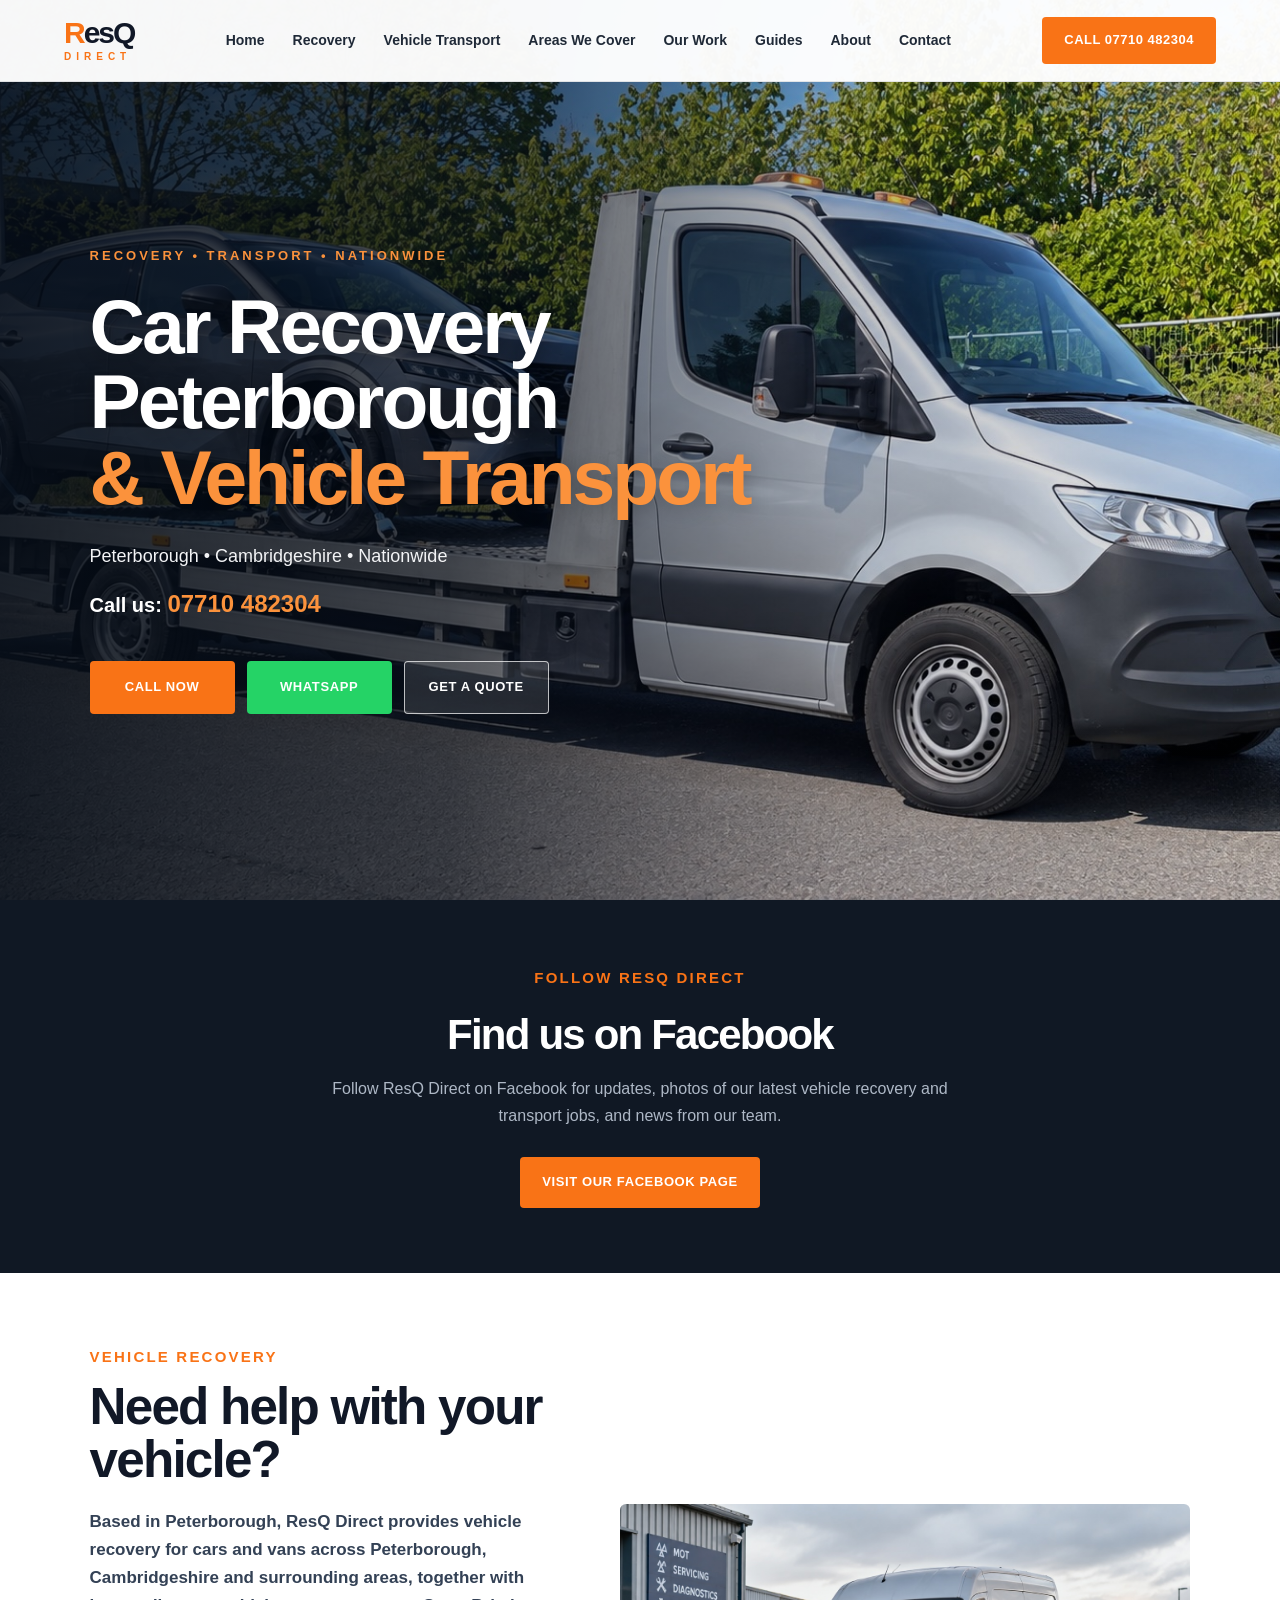
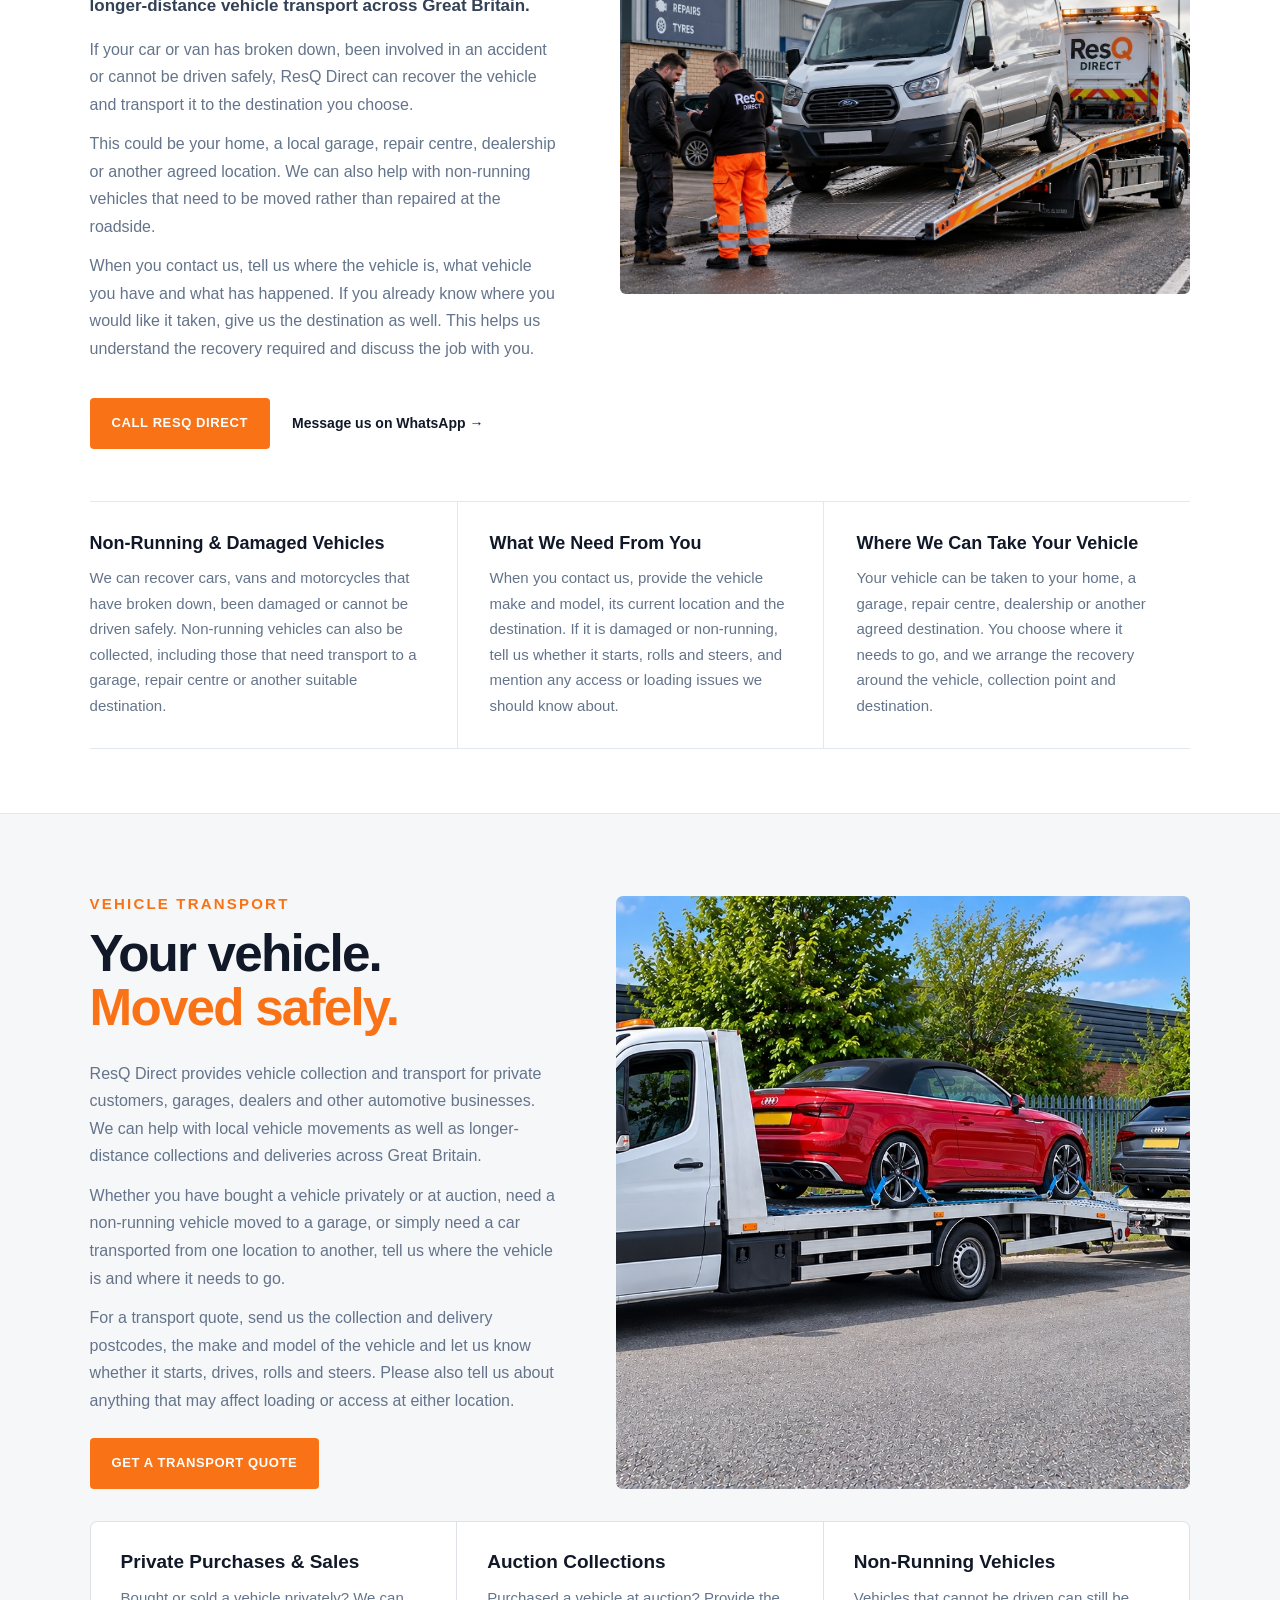
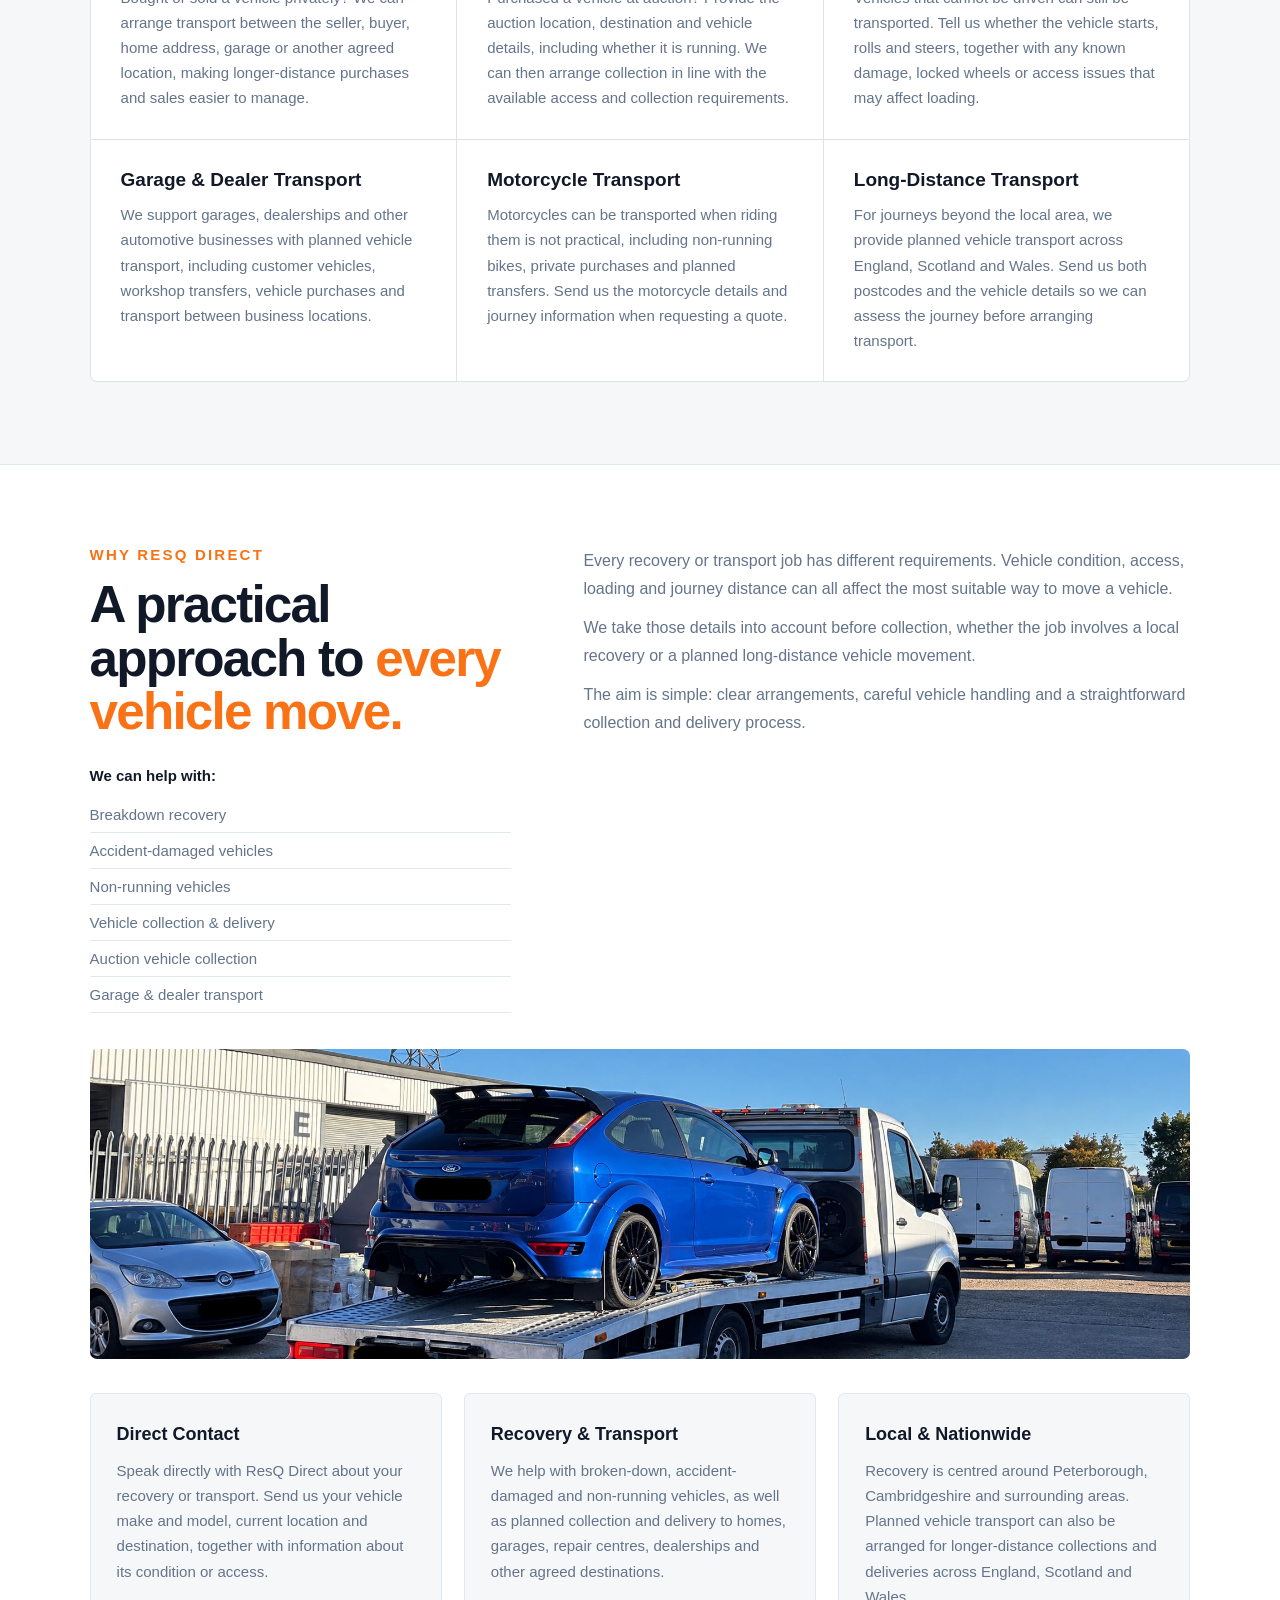
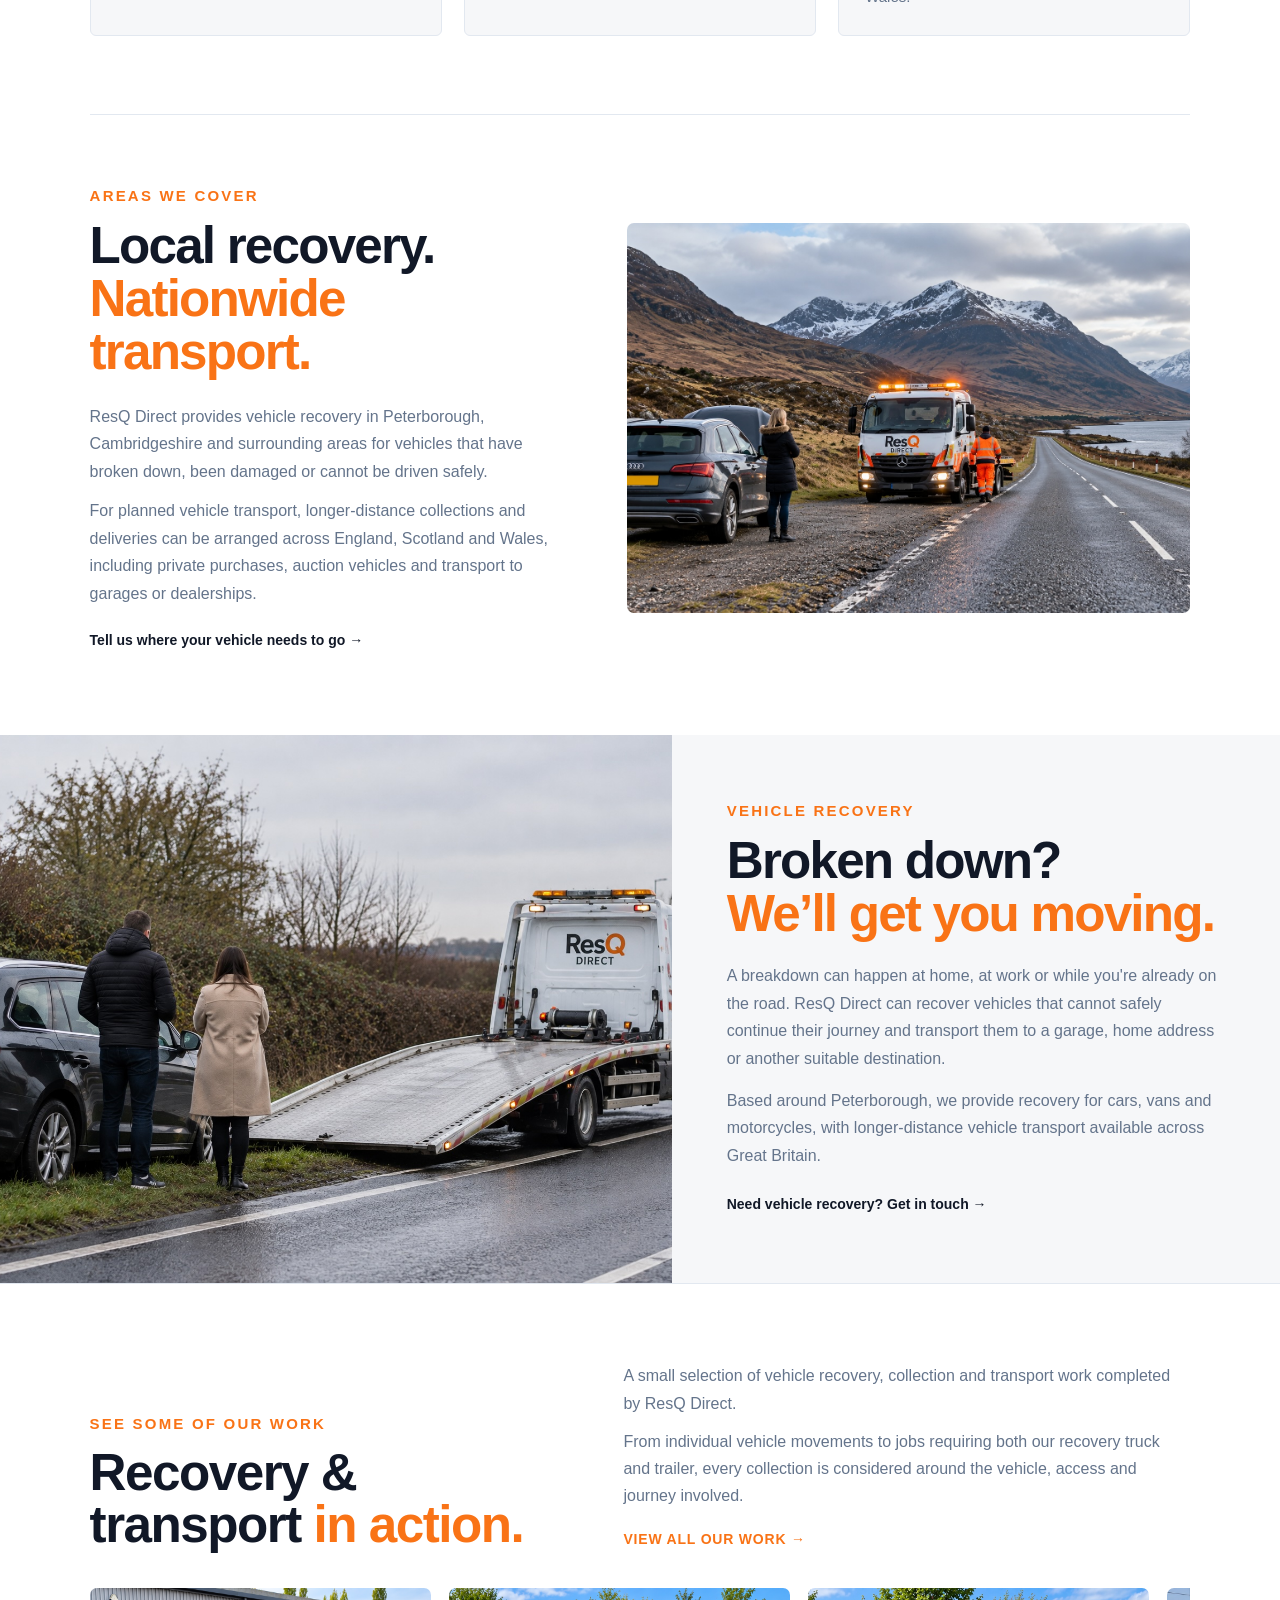
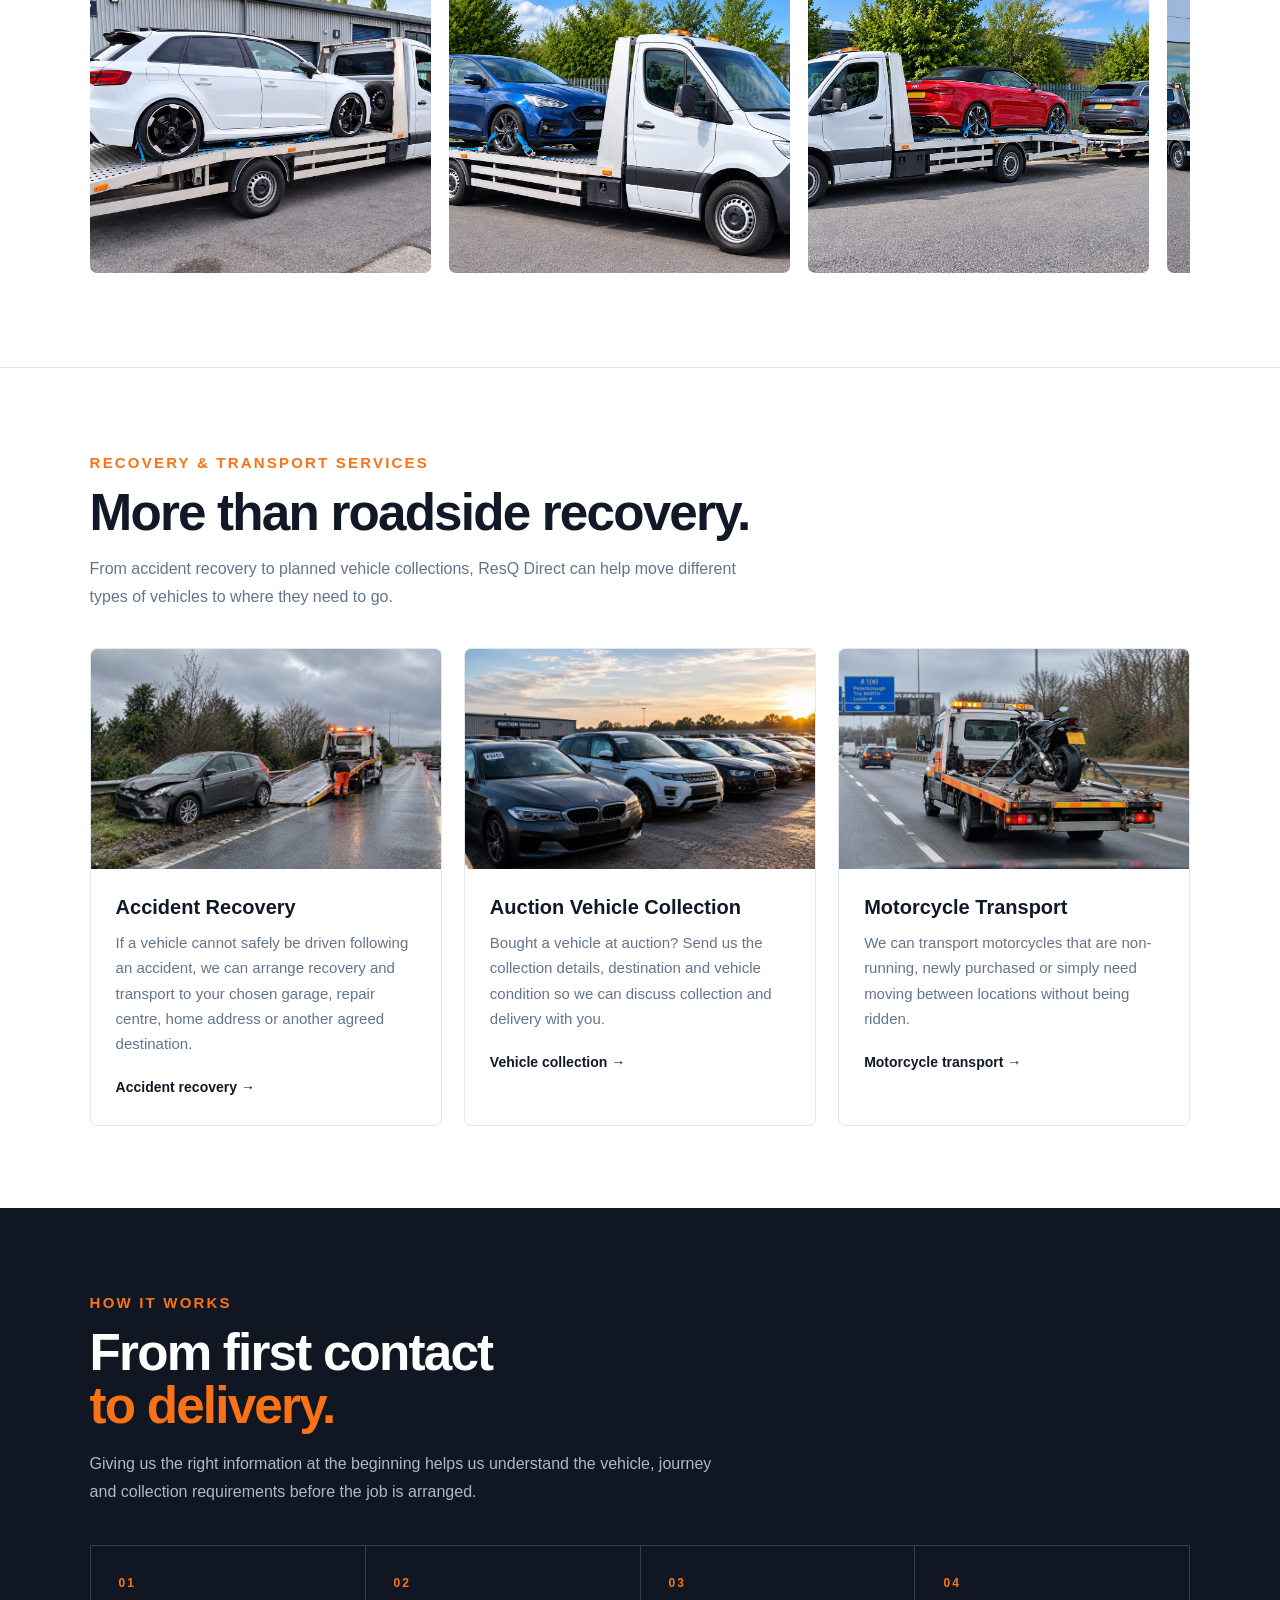
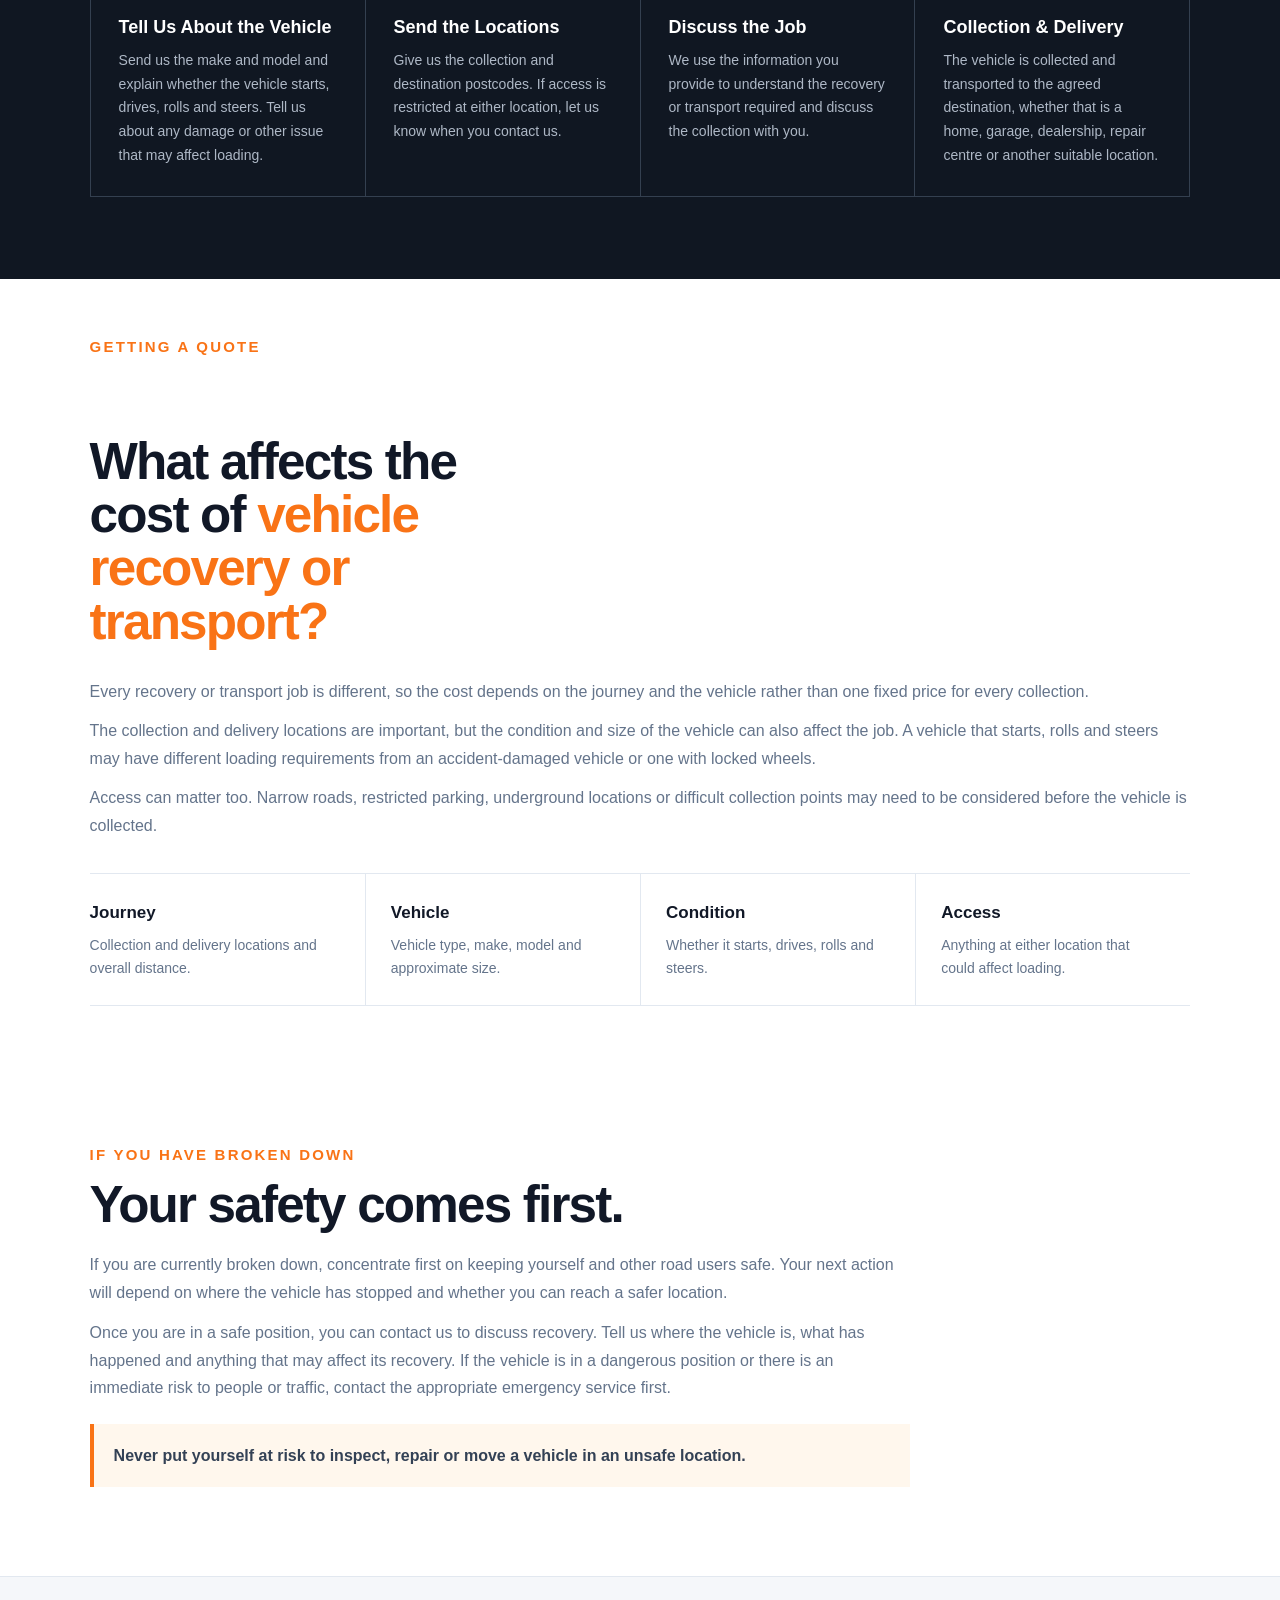
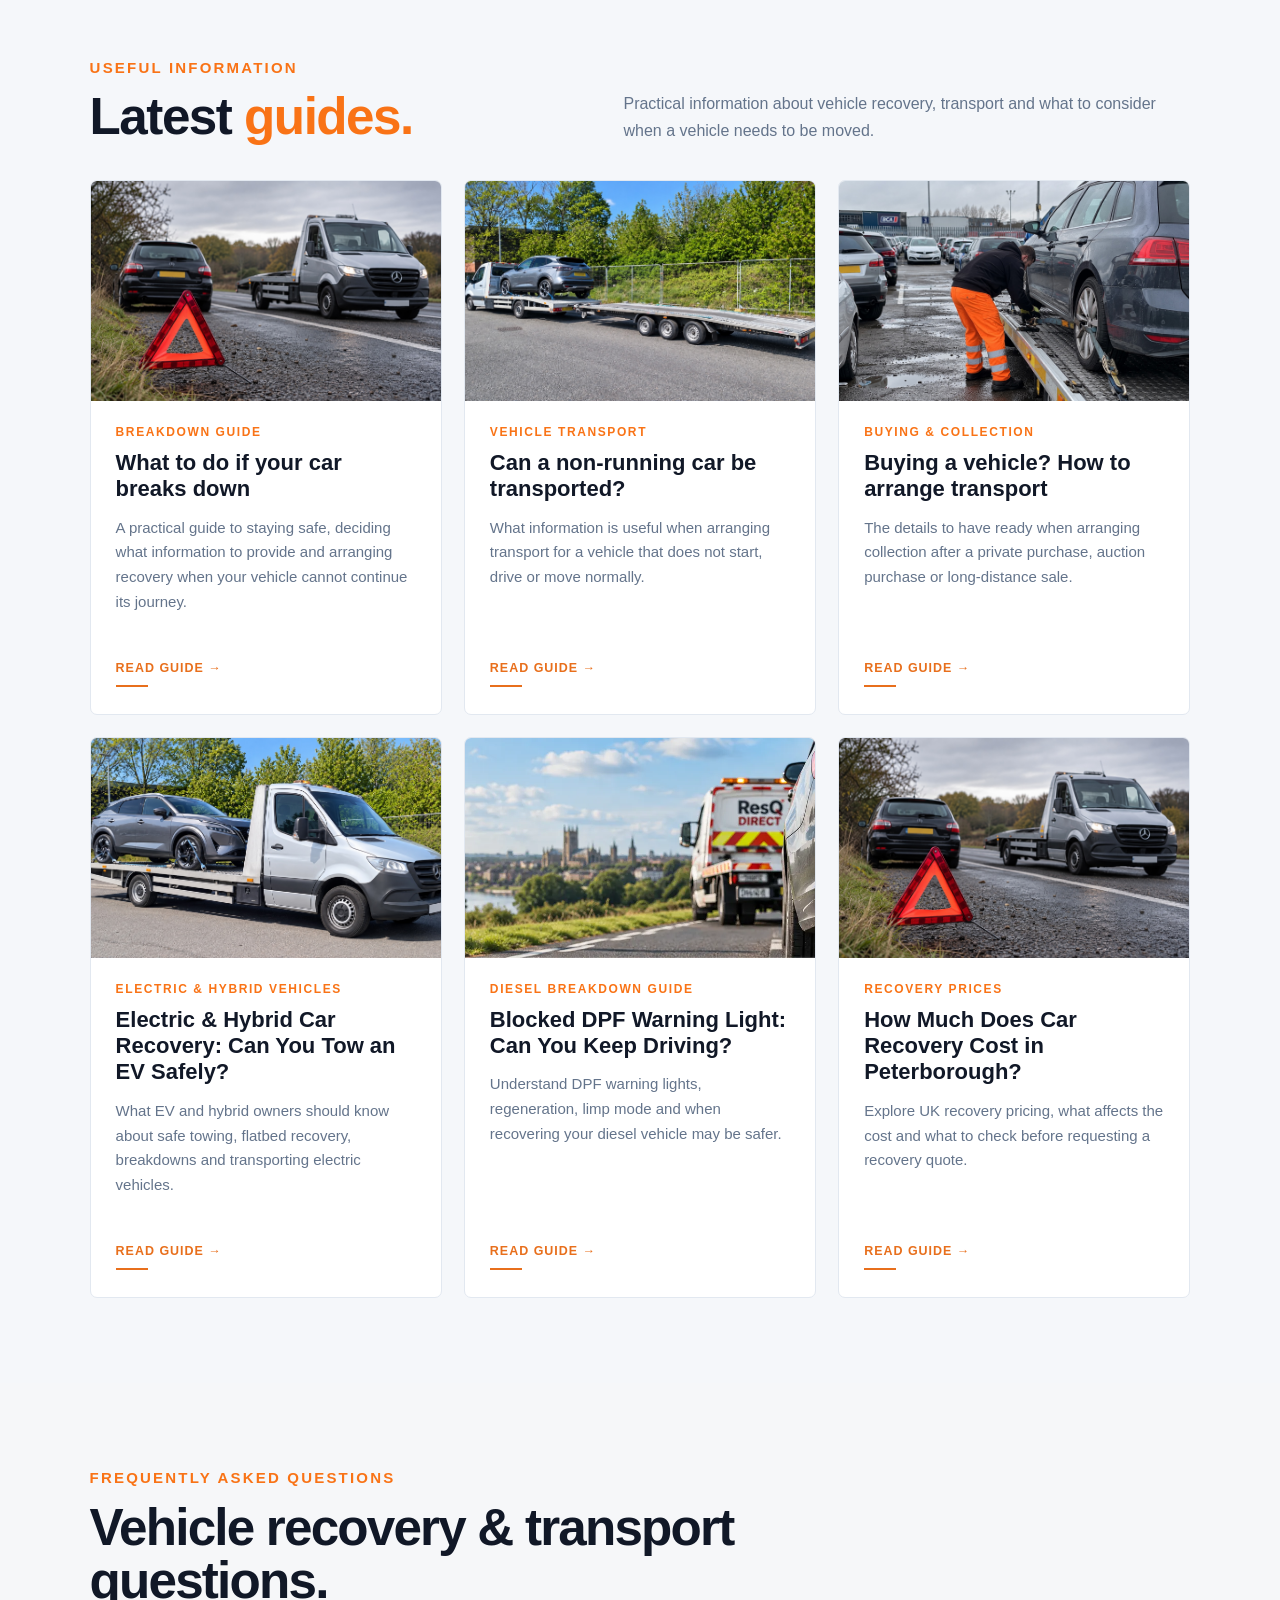
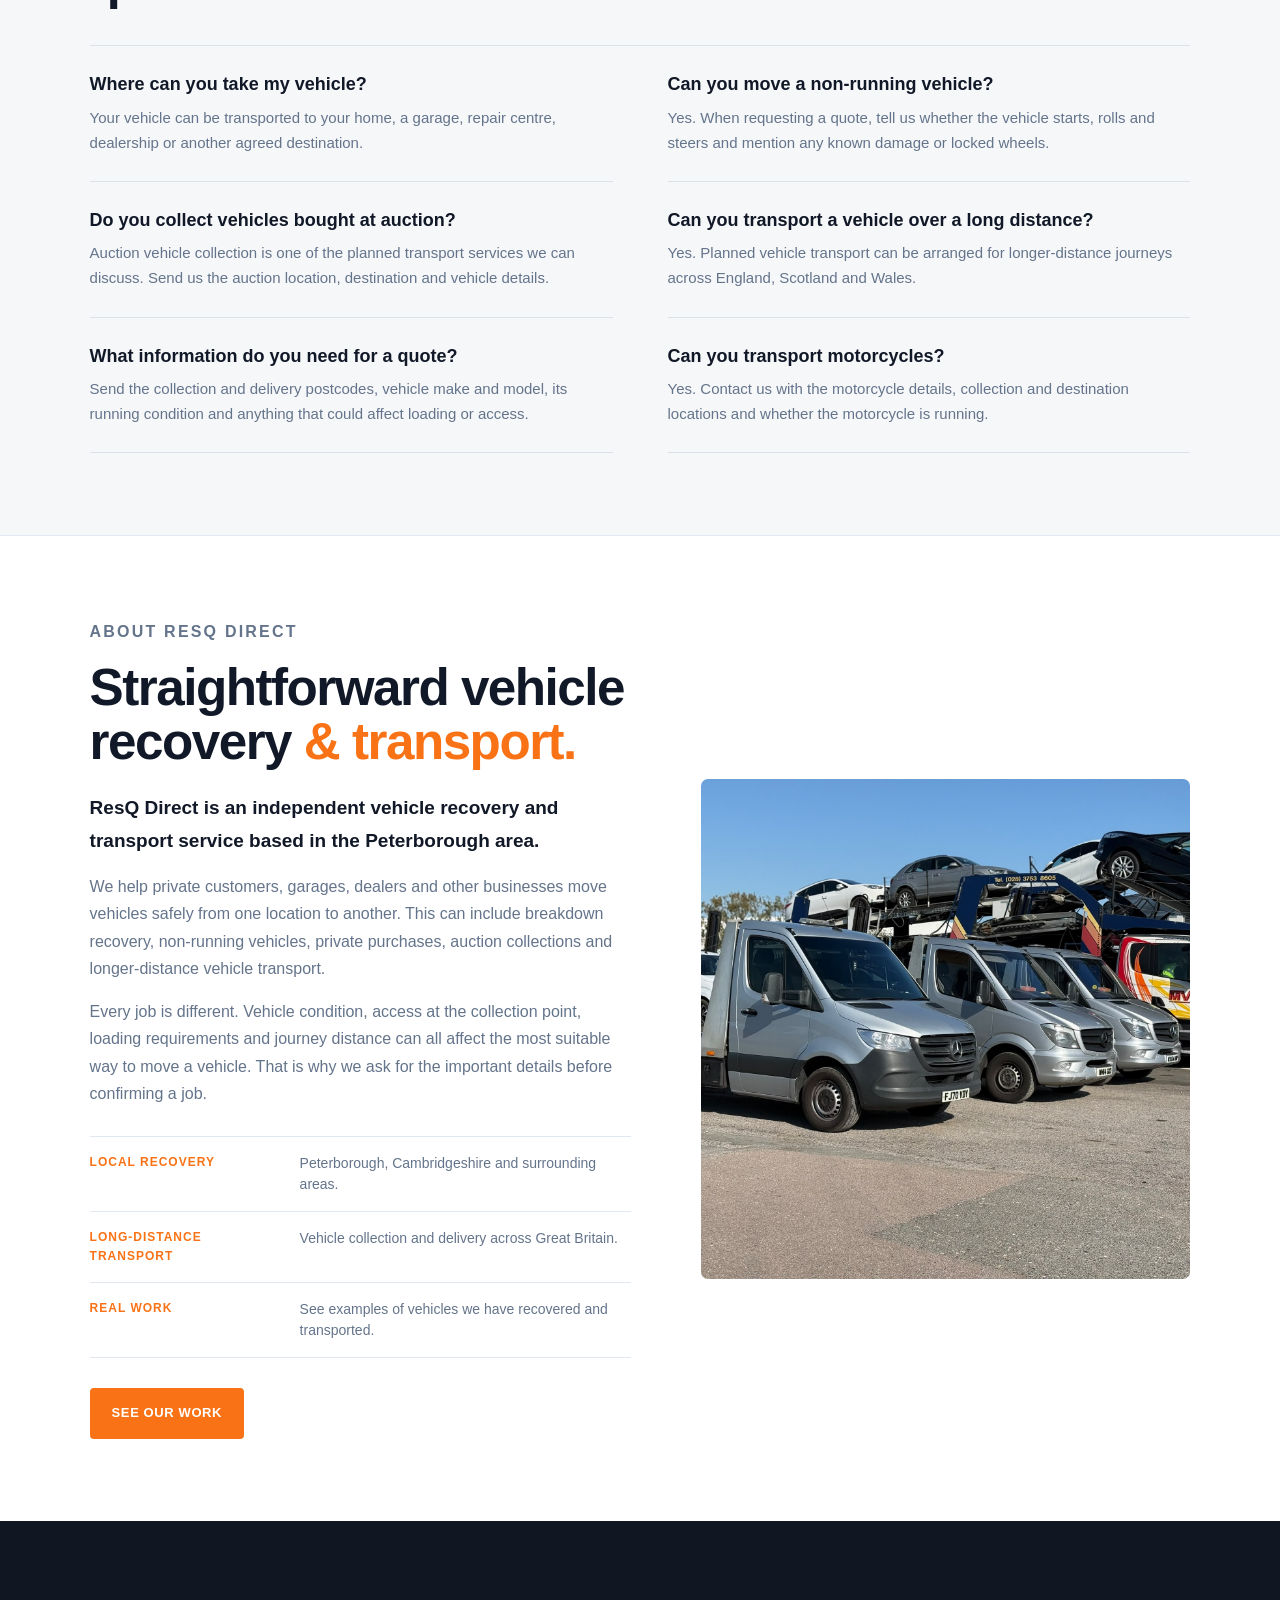
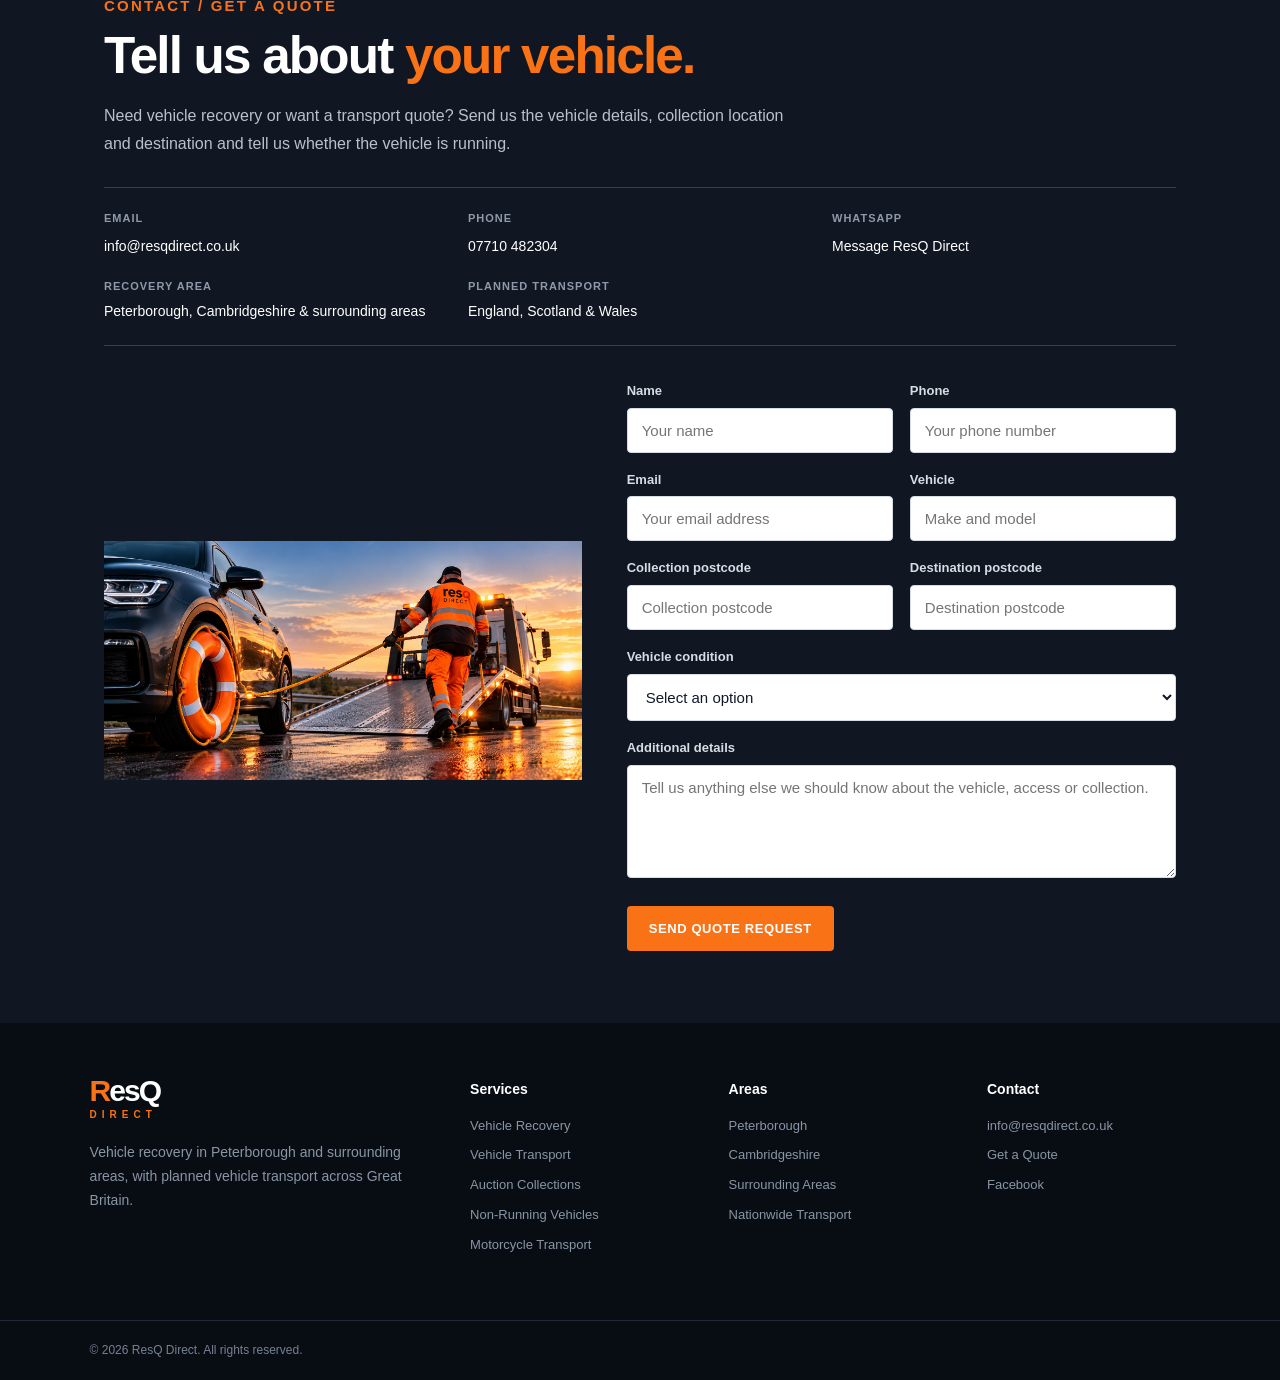
<file: index.html>
<!DOCTYPE html>
<html lang="en">
<head>
  <meta charset="UTF-8">
  <meta name="viewport" content="width=device-width, initial-scale=1.0">

  <title>24/7 Car Recovery Peterborough | ResQ Direct</title>
  <meta
  name="description"
  content="24/7 car recovery and breakdown recovery in Peterborough and surrounding areas. Accident recovery, towing and vehicle transport. Call ResQ Direct on 07710 482304."
>
<link rel="canonical" href="https://resqdirect.co.uk/">
  <link rel="stylesheet" href="style.css">
  <script type="application/ld+json">
{
  "@context": "https://schema.org",
  "@type": "AutomotiveBusiness",
  "@id": "https://resqdirect.co.uk/#business",
  "name": "ResQ Direct",
  "url": "https://resqdirect.co.uk/",
  "telephone": "+447710482304",
  "email": "info@resqdirect.co.uk",
  "description": "24-hour car breakdown recovery, accident recovery, towing and vehicle transport based in Peterborough, Cambridgeshire.",
  "areaServed": [
    {
      "@type": "City",
      "name": "Peterborough"
    },
    {
      "@type": "AdministrativeArea",
      "name": "Cambridgeshire"
    }
  ],
  "openingHoursSpecification": {
    "@type": "OpeningHoursSpecification",
    "dayOfWeek": [
      "Monday",
      "Tuesday",
      "Wednesday",
      "Thursday",
      "Friday",
      "Saturday",
      "Sunday"
    ],
    "opens": "00:00",
    "closes": "23:59"
  }
}
</script>
<link rel="preload" as="image" href="images/resqdirect-real-recovery-truck-clean.jpg" fetchpriority="high">
</head>

<body>

  <!-- HEADER -->

  <header>
    <div class="logo">
      <span class="logo-resq">ResQ</span>
      <span class="logo-direct">DIRECT</span>
    </div>

    <nav>
      <a href="#home">Home</a>
      <a href="#recovery">Recovery</a>
      <a href="#transport">Vehicle Transport</a>
      <a href="#areas">Areas We Cover</a>
      <a href="our-work.html">Our Work</a>
      <a href="#guides">Guides</a>
      <a href="#about">About</a>
      <a href="#contact">Contact</a>
    </nav>

    <a class="header-call" href="tel:+447710482304">CALL 07710 482304</a>
  </header>


  <main>

    <!-- HERO -->

    <section class="hero" id="home">

      <div class="hero-overlay"></div>

      <div class="hero-content">

        <p class="hero-label">
          RECOVERY • TRANSPORT • NATIONWIDE
        </p>

        <h1>
  Car Recovery Peterborough<br>
  <span>& Vehicle Transport</span>
</h1>

        <p class="hero-location">
          Peterborough • Cambridgeshire • Nationwide
        </p>


        <p class="hero-phone">
  Call us: <a href="tel:+447710482304">07710 482304</a>
</p>

        <div class="hero-buttons">

          <a class="btn btn-primary" href="tel:+447710482304">
            CALL NOW
          </a>

          <a class="btn btn-whatsapp" href="https://wa.me/447710482304" target="_blank" rel="noopener">
            WHATSAPP
          </a>

          <a class="btn btn-secondary" href="#contact">
            GET A QUOTE
          </a>

        </div>

      </div>

    </section>
<!-- FACEBOOK -->
<section class="facebook-section">
  <div class="facebook-content">
    <p class="section-label">FOLLOW RESQ DIRECT</p>

    <h2>Find us on Facebook</h2>

    <p>
      Follow ResQ Direct on Facebook for updates,
      photos of our latest vehicle recovery and transport
      jobs, and news from our team.
    </p>

    <a
      href="https://www.facebook.com/profile.php?id=61595122416053"
      target="_blank"
      rel="noopener noreferrer"
      class="btn btn-primary"
    >
      VISIT OUR FACEBOOK PAGE
    </a>
  </div>
</section>

    <!-- VEHICLE RECOVERY -->

    <section class="recovery-intro" id="recovery">

      <div class="recovery-intro-content">

        <p class="section-label">VEHICLE RECOVERY</p>

        <h2>Need help with your vehicle?</h2>

        <p class="section-intro">
          Based in Peterborough, ResQ Direct provides vehicle recovery
          for cars and vans across Peterborough, Cambridgeshire and
          surrounding areas, together with longer-distance vehicle
          transport across Great Britain.
        </p>

        <p>
          If your car or van has broken down, been involved in an accident
          or cannot be driven safely, ResQ Direct can recover the vehicle
          and transport it to the destination you choose.
        </p>

        <p>
          This could be your home, a local garage, repair centre,
          dealership or another agreed location. We can also help with
          non-running vehicles that need to be moved rather than repaired
          at the roadside.
        </p>

        <p>
          When you contact us, tell us where the vehicle is, what vehicle
          you have and what has happened. If you already know where you
          would like it taken, give us the destination as well. This helps
          us understand the recovery required and discuss the job with you.
        </p>

        <div class="recovery-actions">

          <a class="btn btn-primary" href="tel:+447710482304">
            CALL RESQ DIRECT
          </a>

          <a class="text-link" href="https://wa.me/447710482304" target="_blank" rel="noopener">
            Message us on WhatsApp →
          </a>

        </div>

      </div>


      <div class="recovery-photo">

        <img
          src="images/resqdirect-van-recovery.jpeg"
          alt="Van being recovered by ResQ Direct"
        >

      </div>


      <div class="recovery-details">

        <div>

          <h3>Non-Running & Damaged Vehicles</h3>

          <p>
            We can recover cars, vans and motorcycles that have broken
            down, been damaged or cannot be driven safely. Non-running
            vehicles can also be collected, including those that need
            transport to a garage, repair centre or another suitable
            destination.
          </p>

        </div>


        <div>

          <h3>What We Need From You</h3>

          <p>
            When you contact us, provide the vehicle make and model,
            its current location and the destination. If it is damaged
            or non-running, tell us whether it starts, rolls and steers,
            and mention any access or loading issues we should know about.
          </p>

        </div>


        <div>

          <h3>Where We Can Take Your Vehicle</h3>

          <p>
            Your vehicle can be taken to your home, a garage, repair
            centre, dealership or another agreed destination. You choose
            where it needs to go, and we arrange the recovery around the
            vehicle, collection point and destination.
          </p>

        </div>

      </div>

    </section>


    <!-- VEHICLE TRANSPORT -->

    <section class="transport-section" id="transport">

      <div class="transport-heading">
        

        <p class="section-label">VEHICLE TRANSPORT</p>

        <h2>
          Your vehicle.<br>
          <span>Moved safely.</span>
        
       </h2>

        <div class="transport-copy">

          <p>
            ResQ Direct provides vehicle collection and transport for
            private customers, garages, dealers and other automotive
            businesses. We can help with local vehicle movements as well
            as longer-distance collections and deliveries across Great
            Britain.
          </p>

          <p>
            Whether you have bought a vehicle privately or at auction,
            need a non-running vehicle moved to a garage, or simply need
            a car transported from one location to another, tell us where
            the vehicle is and where it needs to go.
          </p>

          <p>
            For a transport quote, send us the collection and delivery
            postcodes, the make and model of the vehicle and let us know
            whether it starts, drives, rolls and steers. Please also tell
            us about anything that may affect loading or access at either
            location.
          </p>

          <a class="btn btn-primary" href="#contact">
            GET A TRANSPORT QUOTE
          </a>

        </div>
        <div class="transport-photo">

  <img
    src="images/resqdirect-real-two-car-vehicle-transport.jpeg"
    alt="Vehicle being collected for transport by ResQ Direct"
  >

</div>

      </div>


    


      <div class="transport-services">

        <div class="transport-card">

          <h3>Private Purchases & Sales</h3>

          <p>
            Bought or sold a vehicle privately? We can arrange transport
            between the seller, buyer, home address, garage or another
            agreed location, making longer-distance purchases and sales
            easier to manage.
          </p>

        </div>


        <div class="transport-card">

          <h3>Auction Collections</h3>

          <p>
            Purchased a vehicle at auction? Provide the auction location,
            destination and vehicle details, including whether it is
            running. We can then arrange collection in line with the
            available access and collection requirements.
          </p>

        </div>


        <div class="transport-card">

          <h3>Non-Running Vehicles</h3>

          <p>
            Vehicles that cannot be driven can still be transported.
            Tell us whether the vehicle starts, rolls and steers,
            together with any known damage, locked wheels or access
            issues that may affect loading.
          </p>

        </div>


        <div class="transport-card">

          <h3>Garage & Dealer Transport</h3>

          <p>
            We support garages, dealerships and other automotive
            businesses with planned vehicle transport, including
            customer vehicles, workshop transfers, vehicle purchases
            and transport between business locations.
          </p>

        </div>


        <div class="transport-card">

          <h3>Motorcycle Transport</h3>

          <p>
            Motorcycles can be transported when riding them is not
            practical, including non-running bikes, private purchases
            and planned transfers. Send us the motorcycle details and
            journey information when requesting a quote.
          </p>

        </div>


        <div class="transport-card">

          <h3>Long-Distance Transport</h3>

          <p>
            For journeys beyond the local area, we provide planned
            vehicle transport across England, Scotland and Wales.
            Send us both postcodes and the vehicle details so we can
            assess the journey before arranging transport.
          </p>

        </div>

      </div>

    </section>


    <!-- WHY RESQ DIRECT -->

    <section class="why-section">

      <div class="why-heading">

        <p class="section-label">WHY RESQ DIRECT</p>

        <h2>
  A practical approach to
  <span>every vehicle move.</span>
</h2>


        <div class="why-services">

          <p class="why-services-title">
            We can help with:
          </p>

          <ul>
            <li>Breakdown recovery</li>
            <li>Accident-damaged vehicles</li>
            <li>Non-running vehicles</li>
            <li>Vehicle collection & delivery</li>
            <li>Auction vehicle collection</li>
            <li>Garage & dealer transport</li>
          </ul>

        </div>


        <div class="why-text">

  <p>
    Every recovery or transport job has different requirements.
    Vehicle condition, access, loading and journey distance can all
    affect the most suitable way to move a vehicle.
  </p>

  <p>
    We take those details into account before collection, whether
    the job involves a local recovery or a planned long-distance
    vehicle movement.
  </p>

  <p>
    The aim is simple: clear arrangements, careful vehicle handling
    and a straightforward collection and delivery process.
  </p>

</div>

      </div>


      <div class="why-photo">

        <img
          src="images/bluecarrealphoto-web.jpg"
          alt="Vehicle recovery and transport by ResQ Direct"
        >

      </div>


      <div class="why-points">

        <div class="why-point">

          <h3>Direct Contact</h3>

          <p>
            Speak directly with ResQ Direct about your recovery or
            transport. Send us your vehicle make and model, current
            location and destination, together with information about
            its condition or access.
          </p>

        </div>


        <div class="why-point">

          <h3>Recovery & Transport</h3>

          <p>
            We help with broken-down, accident-damaged and non-running
            vehicles, as well as planned collection and delivery to
            homes, garages, repair centres, dealerships and other
            agreed destinations.
          </p>

        </div>


        <div class="why-point">

          <h3>Local & Nationwide</h3>

          <p>
            Recovery is centred around Peterborough, Cambridgeshire and
            surrounding areas. Planned vehicle transport can also be
            arranged for longer-distance collections and deliveries
            across England, Scotland and Wales.
          </p>

        </div>

      </div>


      <!-- AREAS WE COVER -->

<div class="areas-box" id="areas">

  <div class="areas-heading">

    <p class="section-label">AREAS WE COVER</p>

    <h2>
      Local recovery.<br>
      <span>Nationwide transport.</span>
    </h2>

  </div>


  <div class="areas-photo">

    <img
      src="images/resqdirect-scottish-highlands-recovery.jpg"
      alt="ResQ Direct vehicle recovery and transport across Great Britain"
    >

  </div>


  <div class="areas-text">

    <p>
      ResQ Direct provides vehicle recovery in Peterborough,
      Cambridgeshire and surrounding areas for vehicles that have
      broken down, been damaged or cannot be driven safely.
    </p>

    <p>
      For planned vehicle transport, longer-distance collections
      and deliveries can be arranged across England, Scotland and
      Wales, including private purchases, auction vehicles and
      transport to garages or dealerships.
    </p>

    <a href="#contact" class="text-link">
      Tell us where your vehicle needs to go →
    </a>

  </div>

</div>

</section>


    <!-- RECOVERY IN ACTION -->

    <section class="work-showcase">

      <div class="work-showcase-image">

        <img
          src="images/resqdirect-roadside-breakdown-customers.jpg"
          alt="Vehicle breakdown recovery"
        >

      </div>


      <div class="work-showcase-content">

        <p class="section-label">VEHICLE RECOVERY</p>

        <h2>
          Broken down?<br>
          <span>We’ll get you moving.</span>
        </h2>

        <p>
          A breakdown can happen at home, at work or while you're
          already on the road. ResQ Direct can recover vehicles that
          cannot safely continue their journey and transport them to
          a garage, home address or another suitable destination.
        </p>

        <p>
          Based around Peterborough, we provide recovery for cars,
          vans and motorcycles, with longer-distance vehicle transport
          available across Great Britain.
        </p>

        <a class="text-link" href="#contact">
          Need vehicle recovery? Get in touch →
        </a>

      </div>

    </section>

    <!-- =====================================================
     SEE SOME OF OUR WORK
     ===================================================== -->

<section class="home-work-preview" id="our-work">

  <div class="home-work-heading">

    <div>
      <p class="section-label">SEE SOME OF OUR WORK</p>

      <h2>
        Recovery & transport
        <span>in action.</span>
      </h2>
    </div>

    <div class="home-work-intro">

      <p>
        A small selection of vehicle recovery, collection and transport
        work completed by ResQ Direct.
      </p>

      <p>
        From individual vehicle movements to jobs requiring both our
        recovery truck and trailer, every collection is considered
        around the vehicle, access and journey involved.
      </p>

      <a class="home-work-link" href="our-work.html">
        VIEW ALL OUR WORK →
      </a>

    </div>

  </div>


  <div class="home-work-scroll">

    <a class="home-work-photo" href="our-work.html">
      <img
        src="images/resqdirect-real-audi-vehicle-transport.png"
        alt="Vehicle transport completed by ResQ Direct"
      >
    </a>

    <a class="home-work-photo" href="our-work.html">
      <img
        src="images/resqdirect-real-ford-vehicle-recovery.png"
        alt="Vehicle recovery completed by ResQ Direct"
      >
    </a>

    <a class="home-work-photo" href="our-work.html">
      <img
        src="images/resqdirect-real-two-car-vehicle-transport.jpeg"
        alt="Vehicle transport using recovery truck and trailer"
      >
    </a>

    <a class="home-work-photo" href="our-work.html">
      <img
        src="images/resqdirect-real-vehicle-transport-citroen.jpg"
        alt="Vehicle collection and transport completed by ResQ Direct"
      >
    </a>

    <a class="home-work-photo" href="our-work.html">
      <img
        src="images/resqdirect-real-nissan-vehicle-transport-trailer.jpg"
        alt="Vehicle transport completed by ResQ Direct"
      >
    </a>
    <a class="home-work-photo" href="our-work.html">
  <img
    src="images/bmwmotoday.jpg"
    alt="BMW motorcycle transport by ResQ Direct"
  >
</a>

<a class="home-work-photo" href="our-work.html">
  <img
    src="images/motorcyclenight.jpg"
    alt="Motorcycle recovery and transport at night"
  >
</a>

<a class="home-work-photo" href="our-work.html">
  <img
    src="images/bluecarrealphoto.jpg"
    alt="Blue car vehicle transport by ResQ Direct"
  >
</a>

<a class="home-work-photo" href="our-work.html">
  <img
    src="images/6c9888c4-e1c6-4ec1-8c65-4b9161809e94.JPG"
    alt="Vehicle recovery and transport by ResQ Direct"
  >
</a>

  </div>


  <div class="home-work-mobile-link">
    <a class="btn btn-secondary" href="our-work.html">
      VIEW ALL OUR WORK
    </a>
  </div>

</section>


    <!-- MORE SERVICES -->

    <section class="service-stories">

      <div class="service-stories-heading">

        <p class="section-label">
          RECOVERY & TRANSPORT SERVICES
        </p>

        <h2>More than roadside recovery.</h2>

        <p>
          From accident recovery to planned vehicle collections,
          ResQ Direct can help move different types of vehicles
          to where they need to go.
        </p>

      </div>


      <div class="service-story-grid">

        <article class="service-story">

          <img
            src="images/resqdirect-roadside-accident-recovery.jpg"
            alt="Accident damaged vehicle being recovered"
          >

          <div class="service-story-content">

            <h3>Accident Recovery</h3>

            <p>
              If a vehicle cannot safely be driven following an
              accident, we can arrange recovery and transport to
              your chosen garage, repair centre, home address or
              another agreed destination.
            </p>

            <a href="#contact">
              Accident recovery →
            </a>

          </div>

        </article>


        <article class="service-story">

          <img
            src="images/resqdirect-auction-vehicle-yard.jpg"
            alt="Vehicle being collected from a UK vehicle auction"
          >

          <div class="service-story-content">

            <h3>Auction Vehicle Collection</h3>

            <p>
              Bought a vehicle at auction? Send us the collection
              details, destination and vehicle condition so we can
              discuss collection and delivery with you.
            </p>

            <a href="#contact">
              Vehicle collection →
            </a>

          </div>

        </article>


        <article class="service-story">

          <img
            src="images/resqdirect-motorcycle-transport.jpg"
            alt="Motorcycle being transported"
          >

          <div class="service-story-content">

            <h3>Motorcycle Transport</h3>

            <p>
              We can transport motorcycles that are non-running,
              newly purchased or simply need moving between
              locations without being ridden.
            </p>

            <a href="#contact">
              Motorcycle transport →
            </a>

          </div>

        </article>

      </div>

    </section>


    <!-- HOW IT WORKS -->

    <section class="process-section">

      <div class="process-heading">

        <p class="section-label">HOW IT WORKS</p>

        <h2>
          From first contact<br>
          <span>to delivery.</span>
        </h2>

        <p>
          Giving us the right information at the beginning helps us
          understand the vehicle, journey and collection requirements
          before the job is arranged.
        </p>

      </div>


      <div class="process-grid">

        <div class="process-card">

          <span>01</span>

          <h3>Tell Us About the Vehicle</h3>

          <p>
            Send us the make and model and explain whether the vehicle
            starts, drives, rolls and steers. Tell us about any damage
            or other issue that may affect loading.
          </p>

        </div>


        <div class="process-card">

          <span>02</span>

          <h3>Send the Locations</h3>

          <p>
            Give us the collection and destination postcodes. If access
            is restricted at either location, let us know when you
            contact us.
          </p>

        </div>


        <div class="process-card">

          <span>03</span>

          <h3>Discuss the Job</h3>

          <p>
            We use the information you provide to understand the
            recovery or transport required and discuss the collection
            with you.
          </p>

        </div>


        <div class="process-card">

          <span>04</span>

          <h3>Collection & Delivery</h3>

          <p>
            The vehicle is collected and transported to the agreed
            destination, whether that is a home, garage, dealership,
            repair centre or another suitable location.
          </p>

        </div>

      </div>

    </section>


    <!-- QUOTE INFORMATION -->

    <section class="quote-info-section">

      <div class="quote-info-heading">

        <p class="section-label">GETTING A QUOTE</p>

        <h2>
          What affects the cost of
          <span>vehicle recovery or transport?</span>
        </h2>

      </div>


      <div class="quote-info-content">

        <p>
          Every recovery or transport job is different, so the cost
          depends on the journey and the vehicle rather than one fixed
          price for every collection.
        </p>

        <p>
          The collection and delivery locations are important, but the
          condition and size of the vehicle can also affect the job.
          A vehicle that starts, rolls and steers may have different
          loading requirements from an accident-damaged vehicle or one
          with locked wheels.
        </p>

        <p>
          Access can matter too. Narrow roads, restricted parking,
          underground locations or difficult collection points may need
          to be considered before the vehicle is collected.
        </p>

      </div>


      <div class="quote-factors">

        <div>
          <h3>Journey</h3>
          <p>Collection and delivery locations and overall distance.</p>
        </div>

        <div>
          <h3>Vehicle</h3>
          <p>Vehicle type, make, model and approximate size.</p>
        </div>

        <div>
          <h3>Condition</h3>
          <p>Whether it starts, drives, rolls and steers.</p>
        </div>

        <div>
          <h3>Access</h3>
          <p>Anything at either location that could affect loading.</p>
        </div>

      </div>

    </section>


   


    <!-- BREAKDOWN SAFETY -->

    <section class="safety-section">

      <div class="safety-content">

        <p class="section-label">IF YOU HAVE BROKEN DOWN</p>

        <h2>Your safety comes first.</h2>

        <p>
          If you are currently broken down, concentrate first on keeping
          yourself and other road users safe. Your next action will depend
          on where the vehicle has stopped and whether you can reach a
          safer location.
        </p>

        <p>
  Once you are in a safe position, you can contact us to discuss
  recovery. Tell us where the vehicle is, what has happened and
  anything that may affect its recovery. If the vehicle is in a
  dangerous position or there is an immediate risk to people or
  traffic, contact the appropriate emergency service first.
</p>

        <p class="safety-note">
          Never put yourself at risk to inspect, repair or move a vehicle
          in an unsafe location.
        </p>

      </div>

    </section>

    <!-- =====================================================
     LATEST GUIDES
     ===================================================== -->

<section class="guides-preview" id="guides">

  <div class="guides-heading">

    <div>
      <p class="section-label">USEFUL INFORMATION</p>

      <h2>
        Latest
        <span>guides.</span>
      </h2>
    </div>

    <div class="guides-heading-text">
      <p>
        Practical information about vehicle recovery, transport
        and what to consider when a vehicle needs to be moved.
      </p>
    </div>

  </div>


  <div class="guides-grid">

    <article class="guide-card">

      <img
        src="images/resqdirect-guide-car-breakdown.jpg"
        alt="Vehicle breakdown at the roadside"
      >

      <div class="guide-card-content">

        <p class="guide-category">BREAKDOWN GUIDE</p>

        <h3>What to do if your car breaks down</h3>

        <p>
          A practical guide to staying safe, deciding what information
          to provide and arranging recovery when your vehicle cannot
          continue its journey.
        </p>

       <a class="guide-link" href="what-to-do-if-your-car-breaks-down.html">
  READ GUIDE →
</a>

      </div>

    </article>


    <article class="guide-card">

      <img
        src="images/resqdirect-real-nissan-vehicle-transport-trailer.jpg"
        alt="Non-running vehicle being transported"
      >

      <div class="guide-card-content">

        <p class="guide-category">VEHICLE TRANSPORT</p>

        <h3>Can a non-running car be transported?</h3>

        <p>
          What information is useful when arranging transport for a
          vehicle that does not start, drive or move normally.
        </p>

        <a class="guide-link" href="can-a-non-running-car-be-transported.html">
  READ GUIDE →
</a>
      </div>

    </article>


    <article class="guide-card">

      <img
        src="images/resqdirect-auction-vehicle-collection.jpg"
        alt="Vehicle collection and transport"
      >

      <div class="guide-card-content">

        <p class="guide-category">BUYING & COLLECTION</p>

        <h3>Buying a vehicle? How to arrange transport</h3>

        <p>
          The details to have ready when arranging collection after
          a private purchase, auction purchase or long-distance sale.
        </p>

        <a class="guide-link" href="buying-a-car-at-auction.html">
  READ GUIDE →
</a>

      </div>

    </article>

  
<!-- ELECTRIC & HYBRID CAR RECOVERY -->
<article class="guide-card">
  <img
    src="images/resqdirect-real-recovery-truck-clean.jpg"
    alt="Electric and hybrid vehicle recovery guide"
    loading="lazy"
  >

  <div class="guide-card-content">
    <p class="guide-category">ELECTRIC & HYBRID VEHICLES</p>

    <h3>Electric & Hybrid Car Recovery: Can You Tow an EV Safely?</h3>

    <p>
      What EV and hybrid owners should know about safe towing,
      flatbed recovery, breakdowns and transporting electric vehicles.
    </p>

    <a class="guide-link" href="electric-hybrid-car-recovery.html">
      READ GUIDE →
    </a>
  </div>
</article>

<!-- BLOCKED DPF WARNING -->
<article class="guide-card">
  <img
    src="images/resqdirect-diesel-dpf-emissions-clean-air.webp"
    alt="Diesel particulate filter warning and vehicle recovery"
    loading="lazy"
  >

  <div class="guide-card-content">
    <p class="guide-category">DIESEL BREAKDOWN GUIDE</p>

    <h3>Blocked DPF Warning Light: Can You Keep Driving?</h3>

    <p>
      Understand DPF warning lights, regeneration, limp mode
      and when recovering your diesel vehicle may be safer.
    </p>

    <a class="guide-link" href="blocked-dpf-warning-regeneration-recovery.html">
      READ GUIDE →
    </a>
  </div>
</article>

<!-- CAR RECOVERY PRICES -->
<article class="guide-card">
  <img
    src="images/resqdirect-guide-car-breakdown.jpg"
    alt="Car recovery costs and pricing in Peterborough"
    loading="lazy"
  >

  <div class="guide-card-content">
    <p class="guide-category">RECOVERY PRICES</p>

    <h3>How Much Does Car Recovery Cost in Peterborough?</h3>

    <p>
      Explore UK recovery pricing, what affects the cost
      and what to check before requesting a recovery quote.
    </p>

    <a class="guide-link" href="how-much-does-car-recovery-cost-in-peterborough.html">
      READ GUIDE →
    </a>
  </div>
</article>
  

  </div>

</section>


    <!-- FAQ -->

    <section class="faq-section">

      <div class="faq-heading">

        <p class="section-label">FREQUENTLY ASKED QUESTIONS</p>

        <h2>Vehicle recovery & transport questions.</h2>

      </div>


      <div class="faq-grid">

        <div class="faq-item">

          <h3>Where can you take my vehicle?</h3>

          <p>
            Your vehicle can be transported to your home, a garage,
            repair centre, dealership or another agreed destination.
          </p>

        </div>


        <div class="faq-item">

          <h3>Can you move a non-running vehicle?</h3>

          <p>
            Yes. When requesting a quote, tell us whether the vehicle
            starts, rolls and steers and mention any known damage or
            locked wheels.
          </p>

        </div>


        <div class="faq-item">

          <h3>Do you collect vehicles bought at auction?</h3>

          <p>
            Auction vehicle collection is one of the planned transport
            services we can discuss. Send us the auction location,
            destination and vehicle details.
          </p>

        </div>


        <div class="faq-item">

          <h3>Can you transport a vehicle over a long distance?</h3>

          <p>
            Yes. Planned vehicle transport can be arranged for
            longer-distance journeys across England, Scotland and Wales.
          </p>

        </div>


        <div class="faq-item">

          <h3>What information do you need for a quote?</h3>

          <p>
            Send the collection and delivery postcodes, vehicle make and
            model, its running condition and anything that could affect
            loading or access.
          </p>

        </div>


        <div class="faq-item">

          <h3>Can you transport motorcycles?</h3>

          <p>
            Yes. Contact us with the motorcycle details, collection and
            destination locations and whether the motorcycle is running.
          </p>

        </div>

      </div>

    </section>

    <!-- =====================================================
     ABOUT RESQ DIRECT
     ===================================================== -->

<section class="about-section" id="about">

  <div class="about-content">

    <p class="section-label">ABOUT RESQ DIRECT</p>

    <h2>
      Straightforward vehicle recovery
      <span>& transport.</span>
    </h2>

    <p class="about-lead">
      ResQ Direct is an independent vehicle recovery and transport
      service based in the Peterborough area.
    </p>

    <p>
      We help private customers, garages, dealers and other businesses
      move vehicles safely from one location to another. This can include
      breakdown recovery, non-running vehicles, private purchases,
      auction collections and longer-distance vehicle transport.
    </p>

    <p>
      Every job is different. Vehicle condition, access at the collection
      point, loading requirements and journey distance can all affect the
      most suitable way to move a vehicle. That is why we ask for the
      important details before confirming a job.
    </p>

    <div class="about-points">

      <div>
        <strong>LOCAL RECOVERY</strong>
        <span>Peterborough, Cambridgeshire and surrounding areas.</span>
      </div>

      <div>
        <strong>LONG-DISTANCE TRANSPORT</strong>
        <span>Vehicle collection and delivery across Great Britain.</span>
      </div>

      <div>
        <strong>REAL WORK</strong>
        <span>See examples of vehicles we have recovered and transported.</span>
      </div>

    </div>

    <a class="btn btn-primary" href="our-work.html">
      SEE OUR WORK
    </a>

  </div>


  <div class="about-image">

    <img
      src="images/resqdirect-recovery-truck-yard-01.jpg"
      alt="ResQ Direct vehicle recovery truck"
    >

  </div>

</section>

    <!-- CONTACT -->

    <section class="contact-section" id="contact">

      


      <div class="contact-content">

        <p class="section-label">CONTACT / GET A QUOTE</p>

        <h2>
          Tell us about
          <span>your vehicle.</span>
        </h2>

        <p>
          Need vehicle recovery or want a transport quote? Send us the
          vehicle details, collection location and destination and tell
          us whether the vehicle is running.
        </p>


        <div class="contact-details">

          <div>
            <span>Email</span>
            <a href="mailto:info@resqdirect.co.uk">
              info@resqdirect.co.uk
            </a>
          </div>
          <div>
  <span>Phone</span>
  <a href="tel:+447710482304">07710 482304</a>
</div>
<div>
  <span>WhatsApp</span>
  <a href="https://wa.me/447710482304" target="_blank" rel="noopener">
    Message ResQ Direct
  </a>
</div>
          <div>
            <span>Recovery Area</span>
            <p>Peterborough, Cambridgeshire & surrounding areas</p>
          </div>

          <div>
            <span>Planned Transport</span>
            <p>England, Scotland & Wales</p>
          </div>

        </div>

<div class="contact-form-row">
<div class="contact-image">
  <img
    src="images/resqdirect-contact-recovery.jpg"
    alt="Contact ResQ Direct for vehicle recovery and transport"
  >
</div>
        <form class="quote-form" action="https://api.web3forms.com/submit" method="POST">
            <input type="hidden" name="access_key" value="7c1916aa-4b19-4e7c-8d55-9af7f9e0badf">
            <input type="hidden" name="subject" value="New ResQ Direct Quote Request">

          <div class="form-row">

            <div>
              <label for="name">Name</label>
              <input
                type="text"
                id="name"
                name="name"
                placeholder="Your name"
                required
              >
            </div>

            <div>
              <label for="phone">Phone</label>
              <input
                type="tel"
                id="phone"
                name="phone"
                placeholder="Your phone number"
              >
            </div>

          </div>


          <div class="form-row">

            <div>
              <label for="email">Email</label>
              <input
                type="email"
                id="email"
                name="email"
                placeholder="Your email address"
                required
              >
            </div>

            <div>
              <label for="vehicle">Vehicle</label>
              <input
                type="text"
                id="vehicle"
                name="vehicle"
                placeholder="Make and model"
              >
            </div>

          </div>


          <div class="form-row">

            <div>
              <label for="collection">
                Collection postcode
              </label>

              <input
                type="text"
                id="collection"
                name="collection"
                placeholder="Collection postcode"
              >
            </div>

            <div>
              <label for="destination">
                Destination postcode
              </label>

              <input
                type="text"
                id="destination"
                name="destination"
                placeholder="Destination postcode"
              >
            </div>

          </div>


          <div>

            <label for="condition">
              Vehicle condition
            </label>

            <select id="condition" name="condition">
              <option value="">Select an option</option>
              <option value="running">Starts and drives</option>
              <option value="non-running">Non-running</option>
              <option value="damaged">Damaged</option>
              <option value="not-sure">Not sure</option>
            </select>

          </div>


          <div>

            <label for="message">
              Additional details
            </label>

            <textarea
              id="message"
              name="message"
              rows="5"
              placeholder="Tell us anything else we should know about the vehicle, access or collection."
            ></textarea>

          </div>


          <button class="btn btn-primary" type="submit">
  SEND QUOTE REQUEST
</button>

        </form>

</div>
    

      </div>

    </section>

  </main>


  <!-- FOOTER -->

  <footer>

    <div class="footer-main">

      <div class="footer-brand">

        <div class="logo footer-logo">
          <span class="logo-resq">ResQ</span>
          <span class="logo-direct">DIRECT</span>
        </div>

        <p>
          Vehicle recovery in Peterborough and surrounding areas,
          with planned vehicle transport across Great Britain.
        </p>

      </div>


      <div class="footer-column">

        <h3>Services</h3>

        <a href="#recovery">Vehicle Recovery</a>
        <a href="#transport">Vehicle Transport</a>
        <a href="#transport">Auction Collections</a>
        <a href="#transport">Non-Running Vehicles</a>
        <a href="#transport">Motorcycle Transport</a>

      </div>


      <div class="footer-column">

        <h3>Areas</h3>

        <a href="#areas">Peterborough</a>
        <a href="#areas">Cambridgeshire</a>
        <a href="#areas">Surrounding Areas</a>
        <a href="#areas">Nationwide Transport</a>

      </div>


      <div class="footer-column">

        <h3>Contact</h3>

        <a href="mailto:info@resqdirect.co.uk">
          info@resqdirect.co.uk
        </a>

        <a href="#contact">
          Get a Quote
        </a>
        <a href="https://www.facebook.com/profile.php?id=61595122416053" target="_blank" rel="noopener noreferrer">
  Facebook
</a>

      </div>

    </div>


    <div class="footer-bottom">

      <p>
        © 2026 ResQ Direct. All rights reserved.
      </p>

      

    </div>

  </footer>

</body>

</html>
</file>
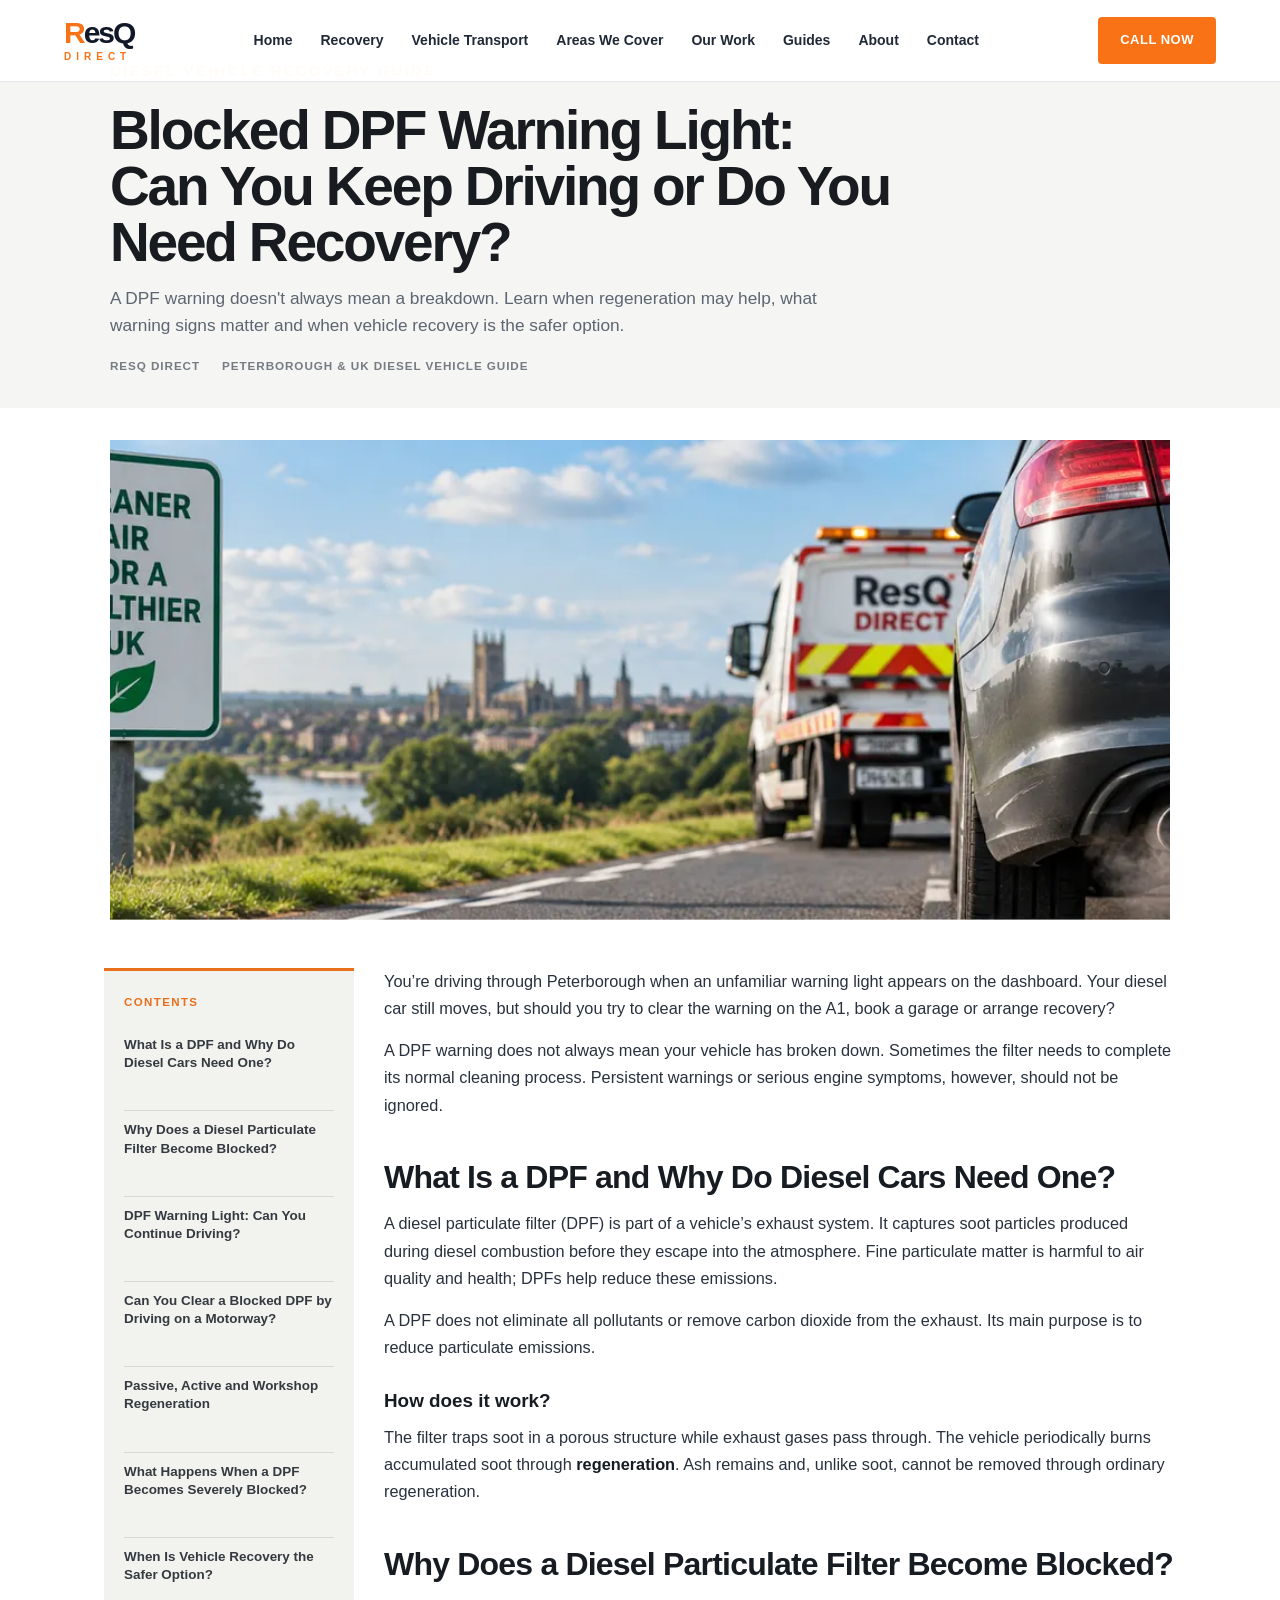
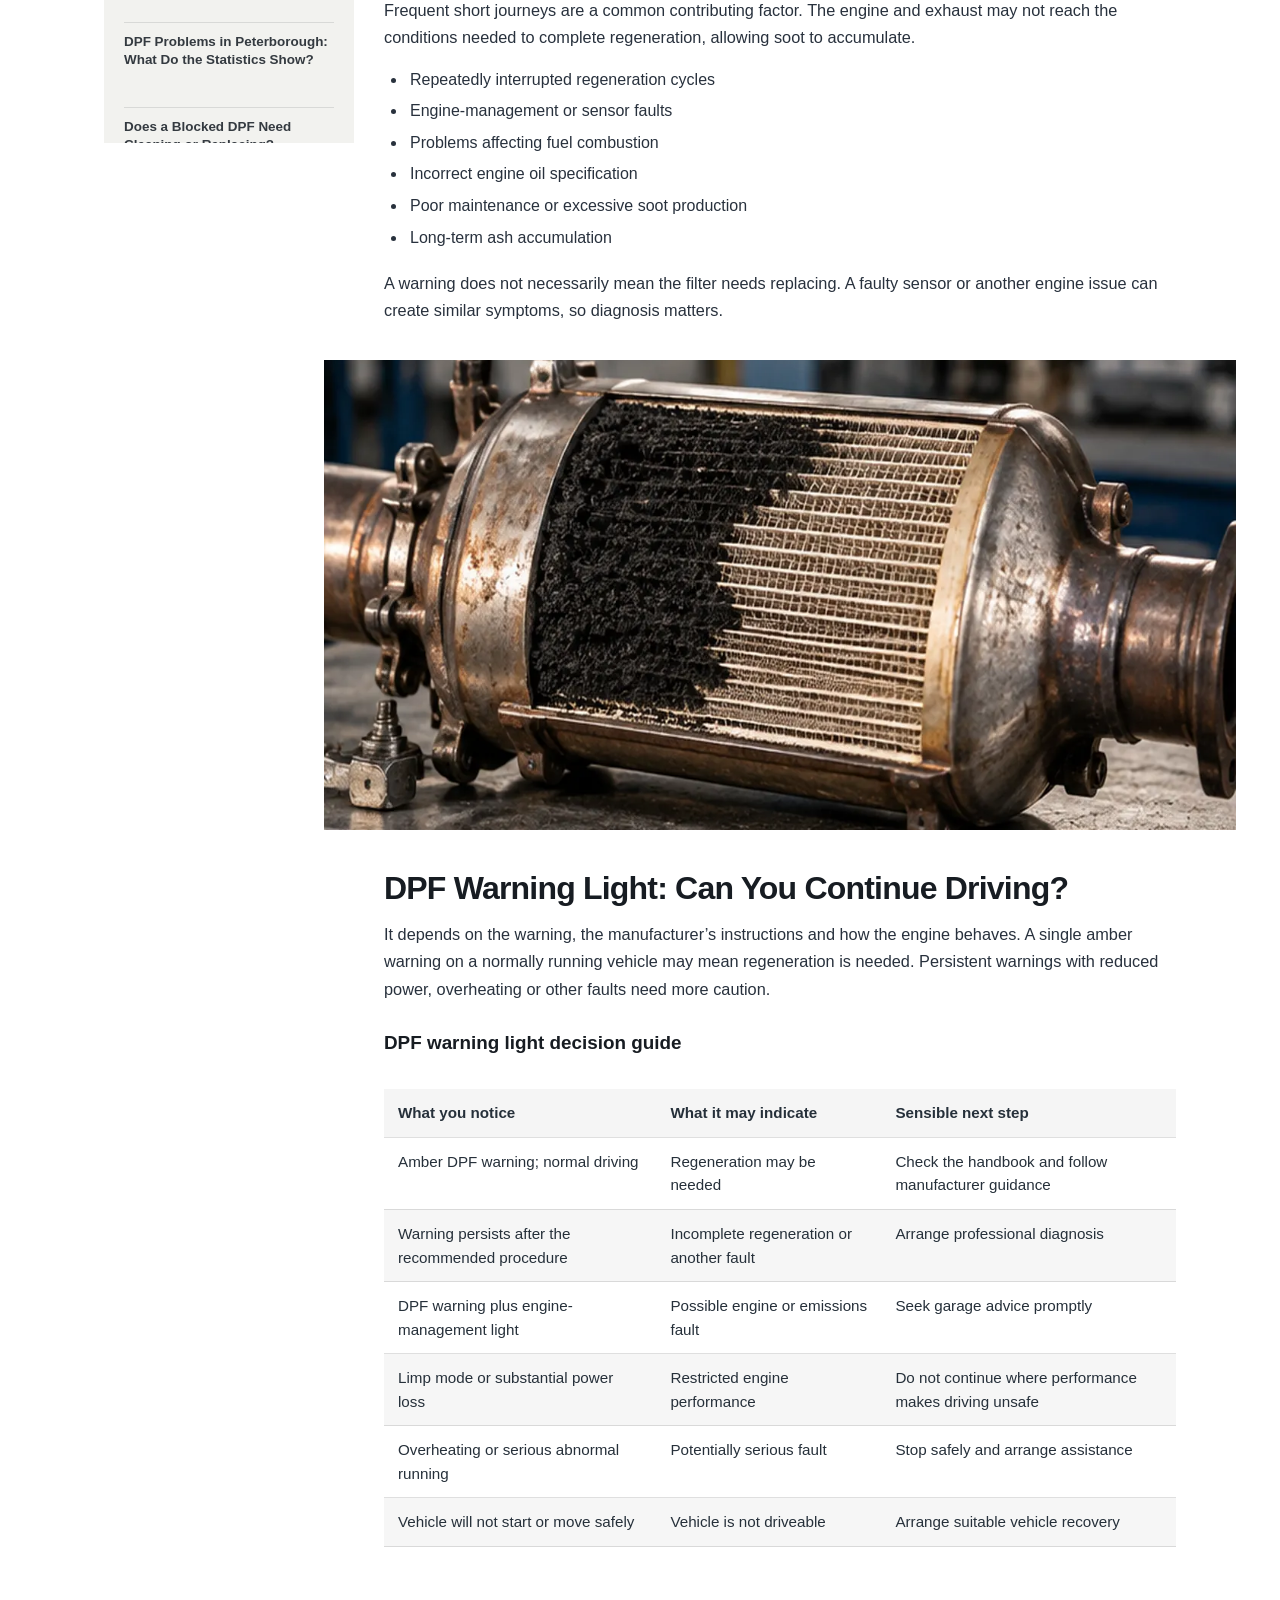
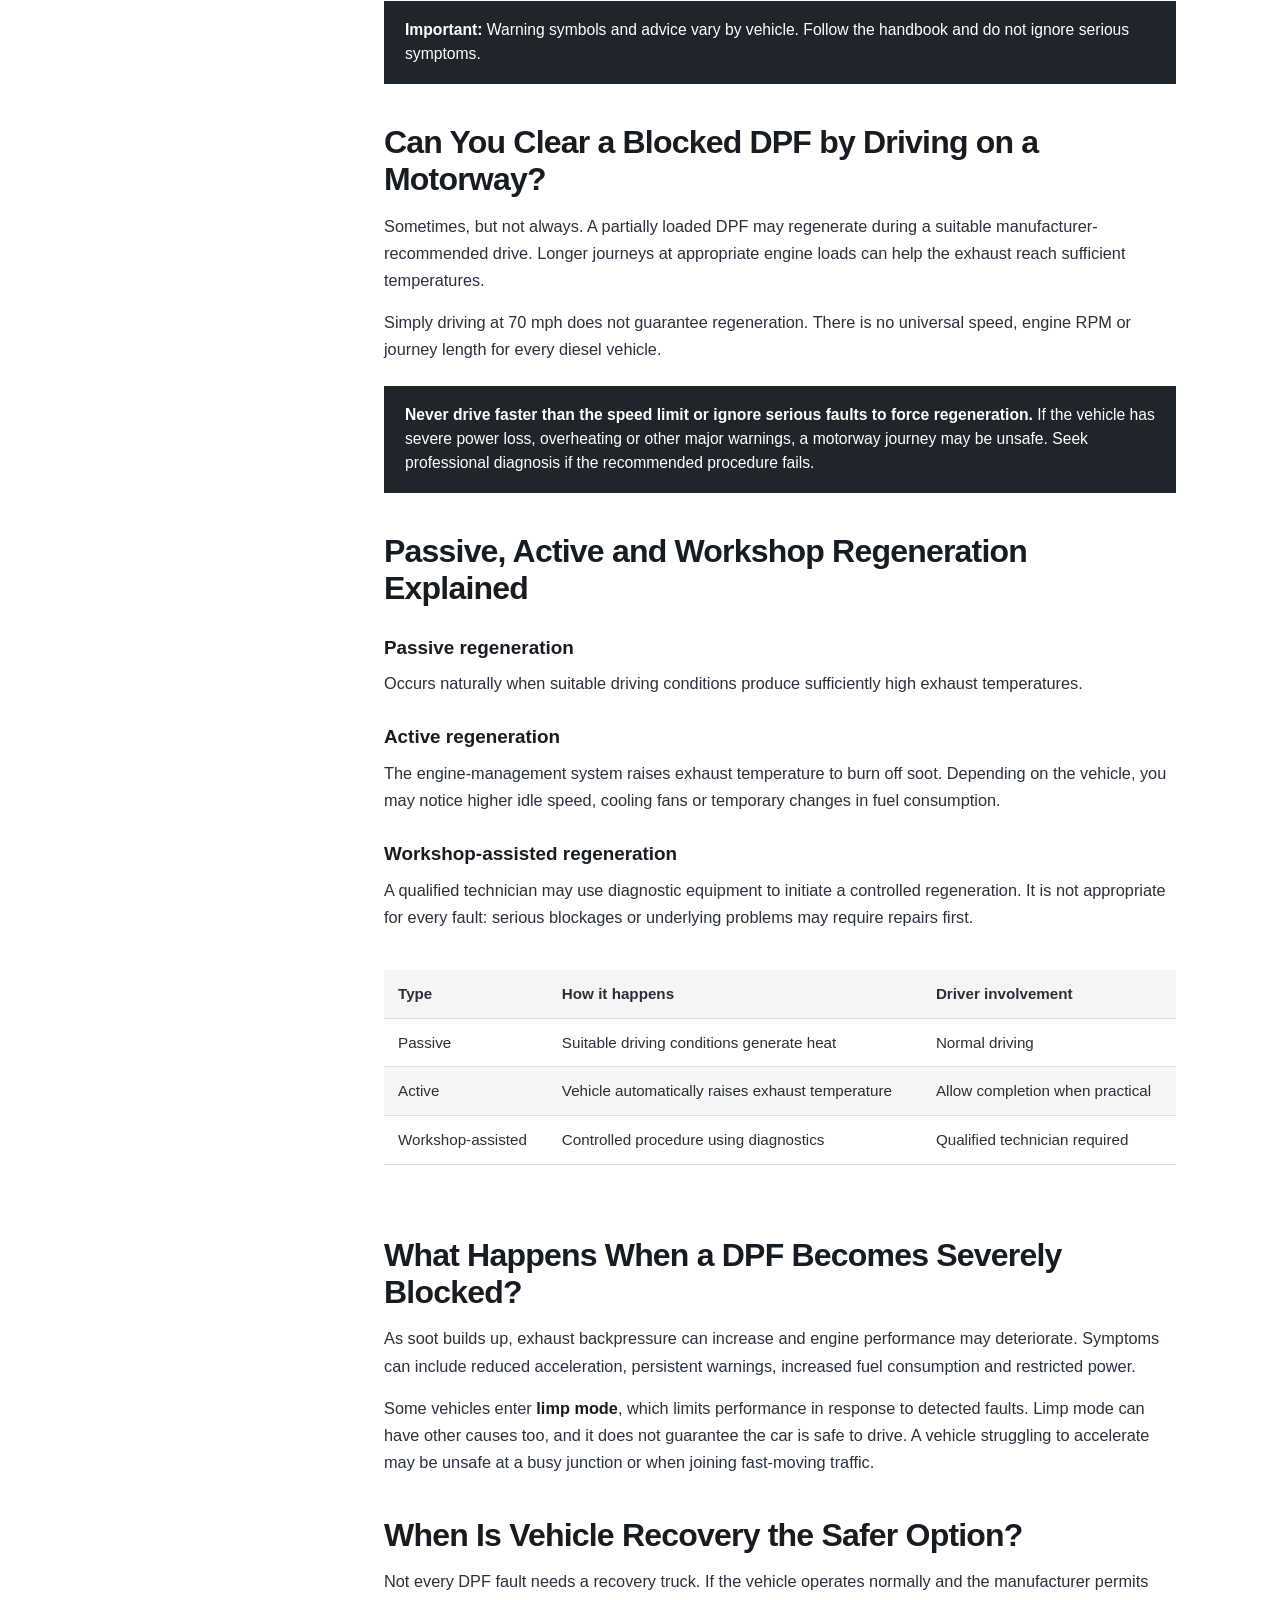
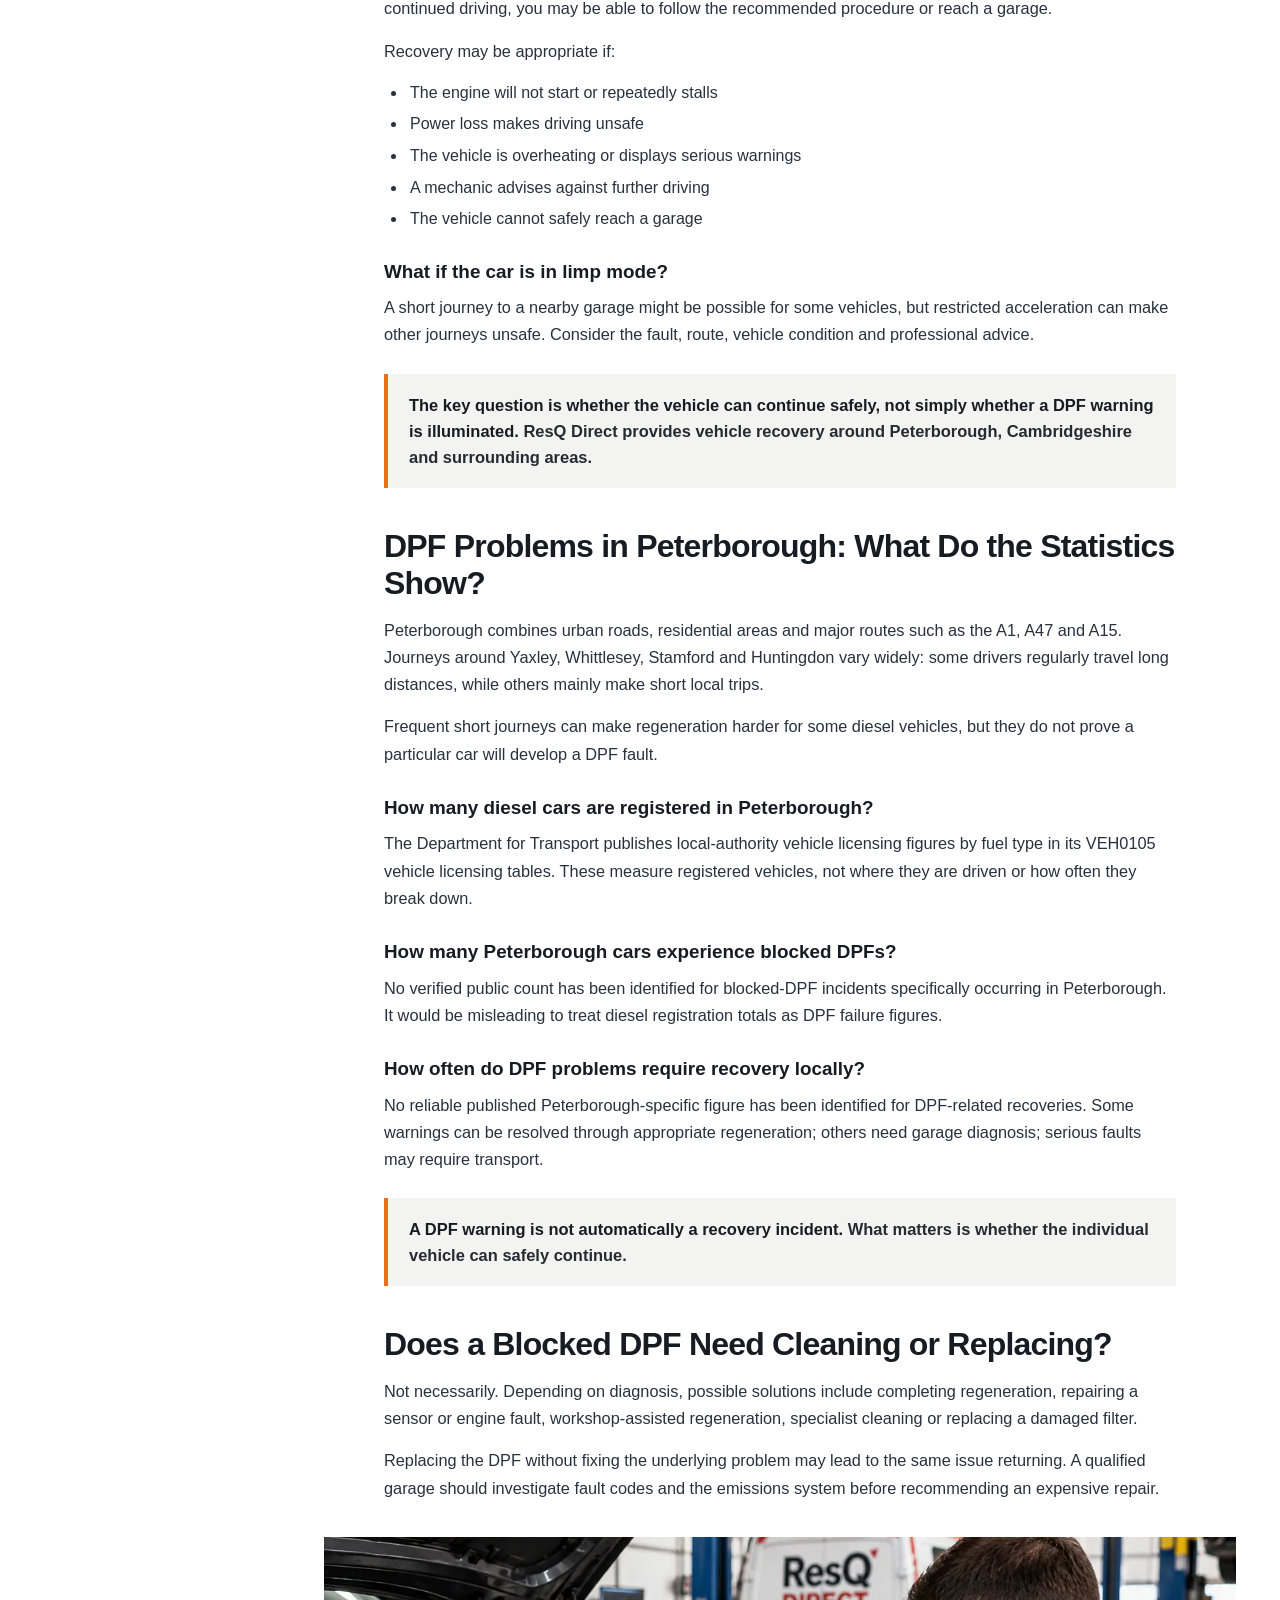
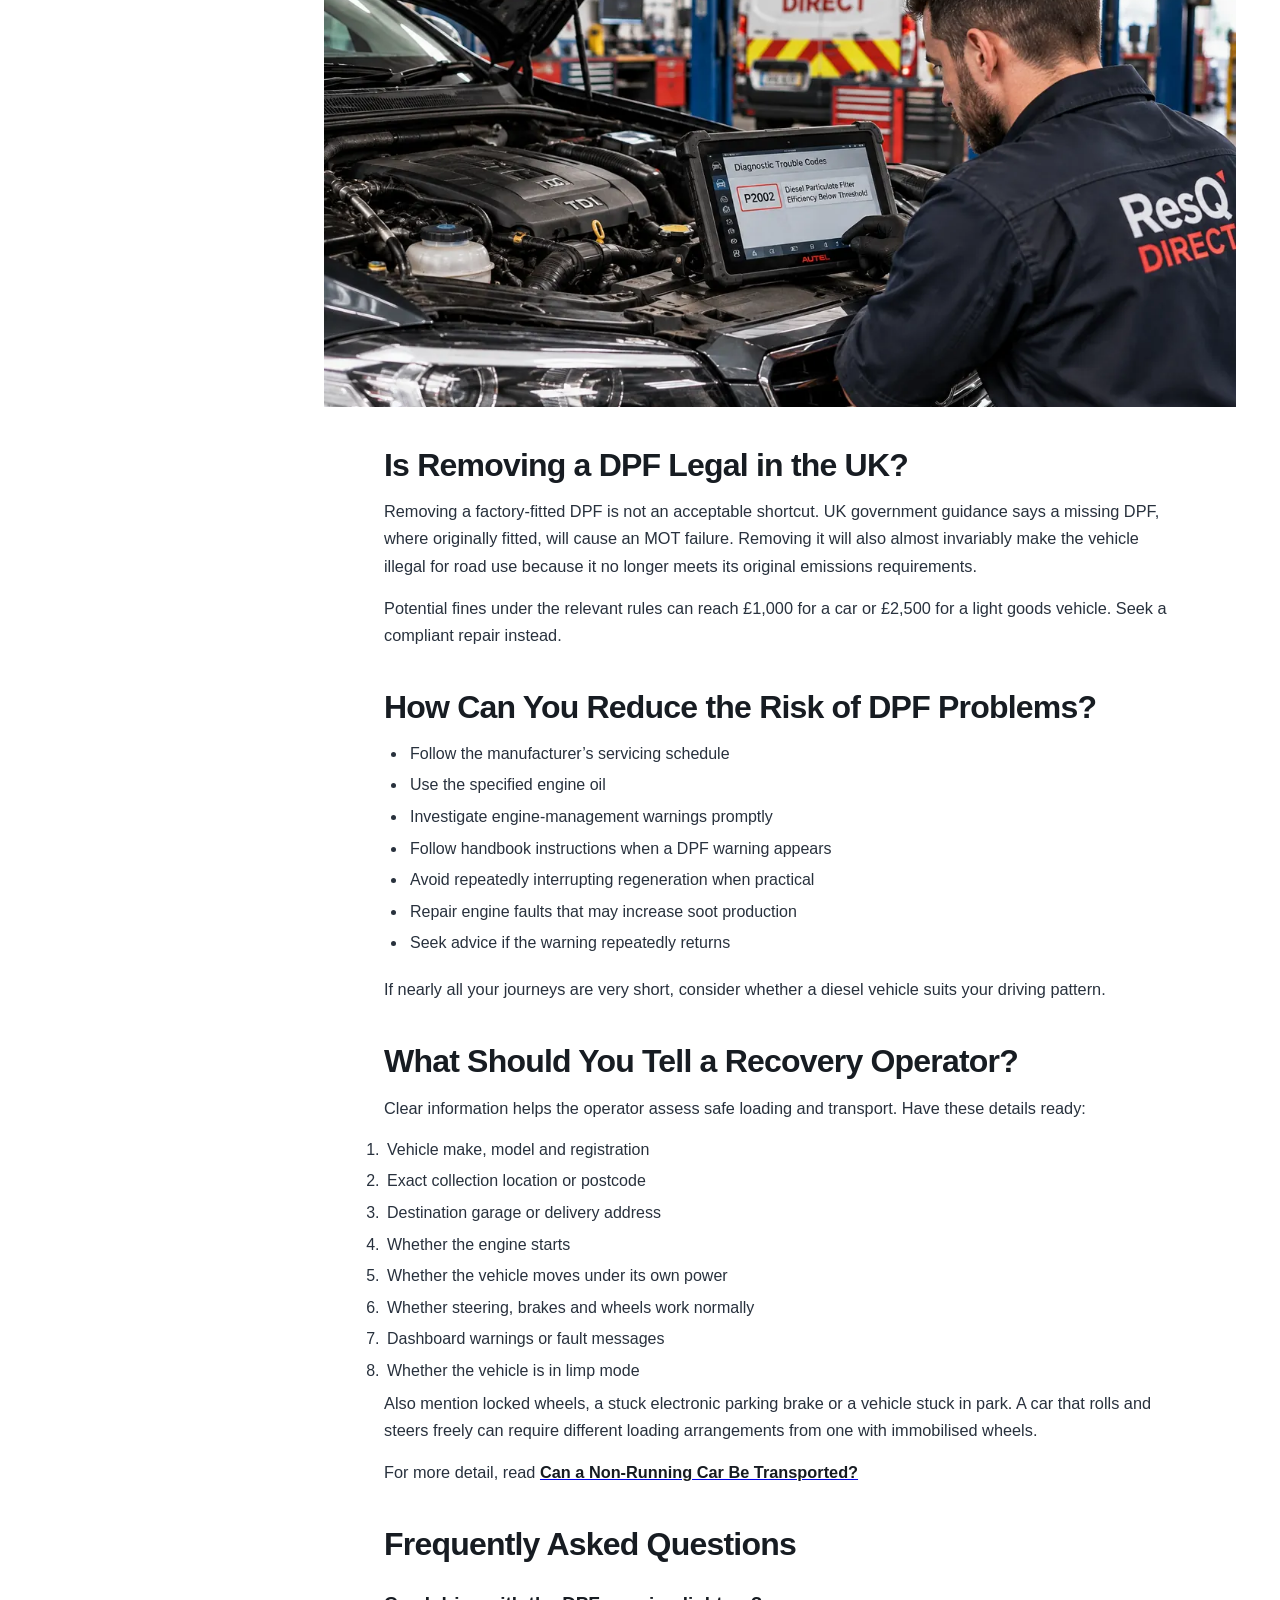
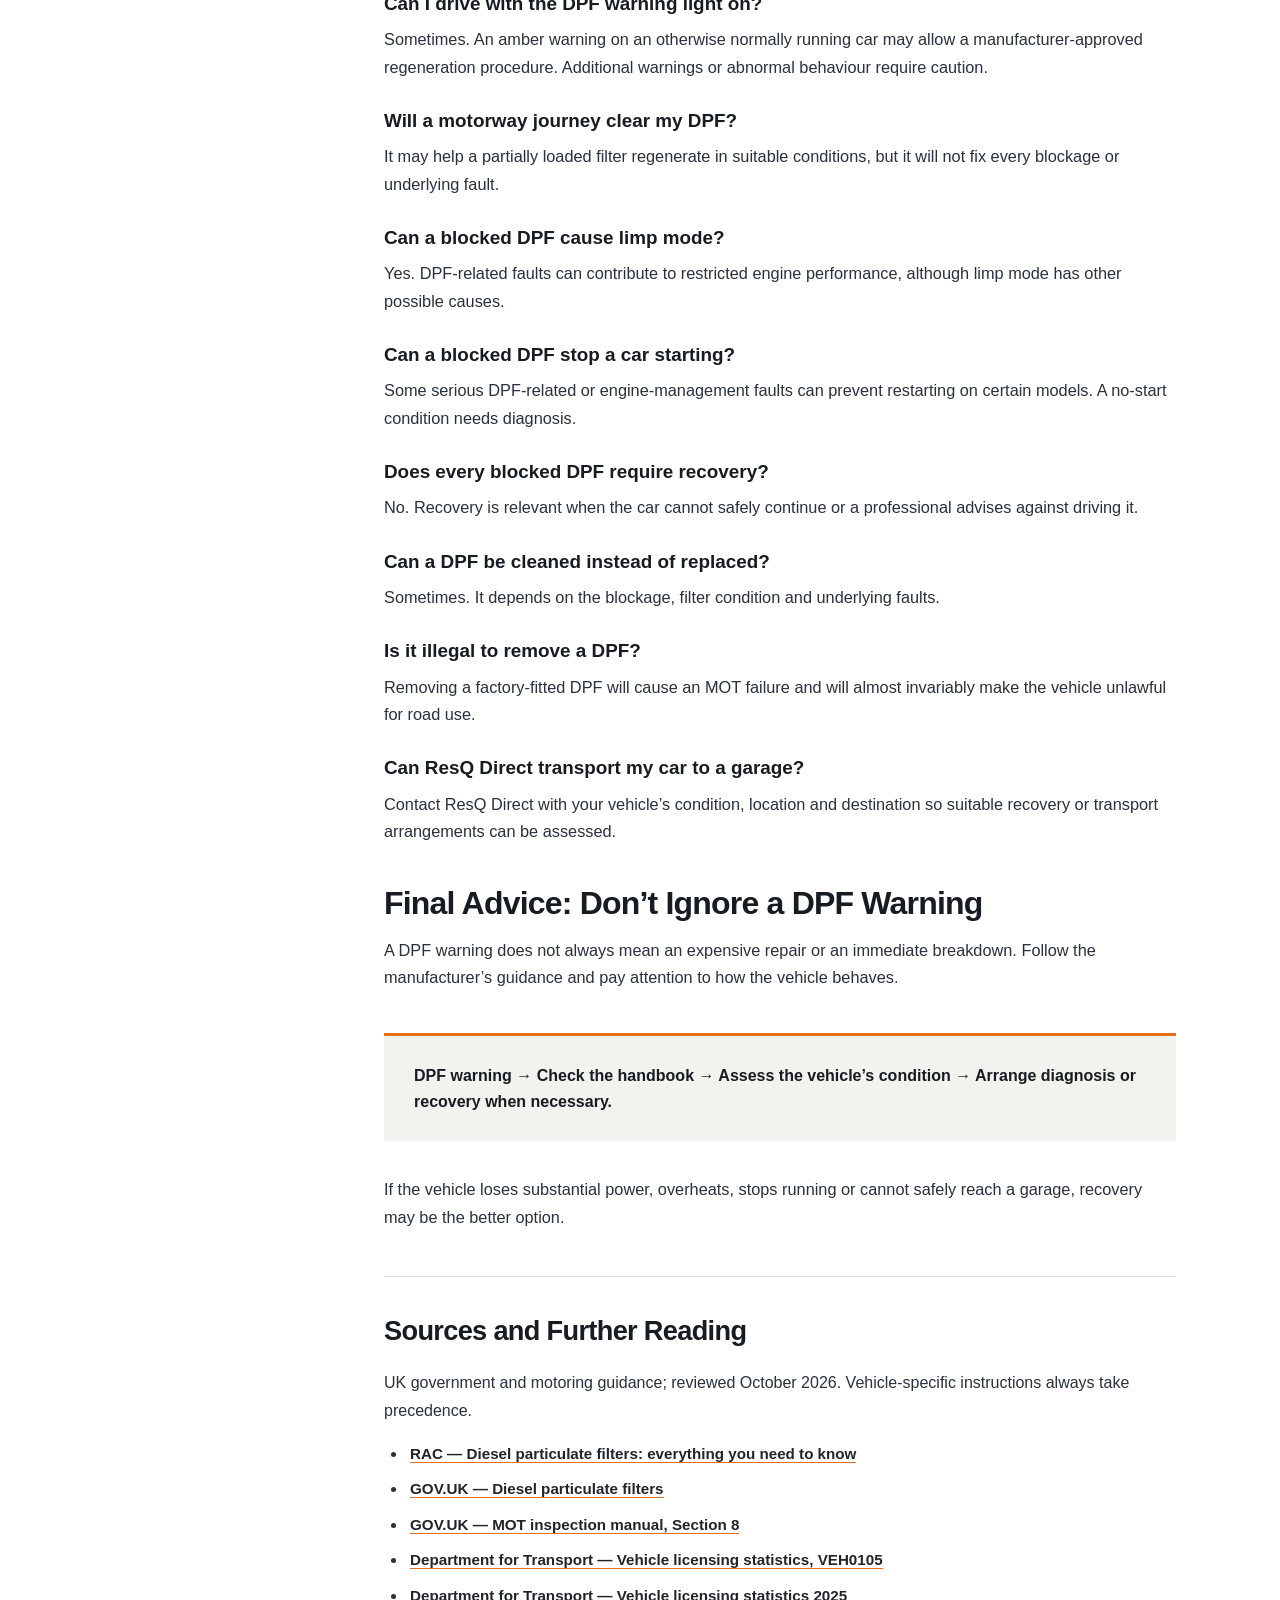
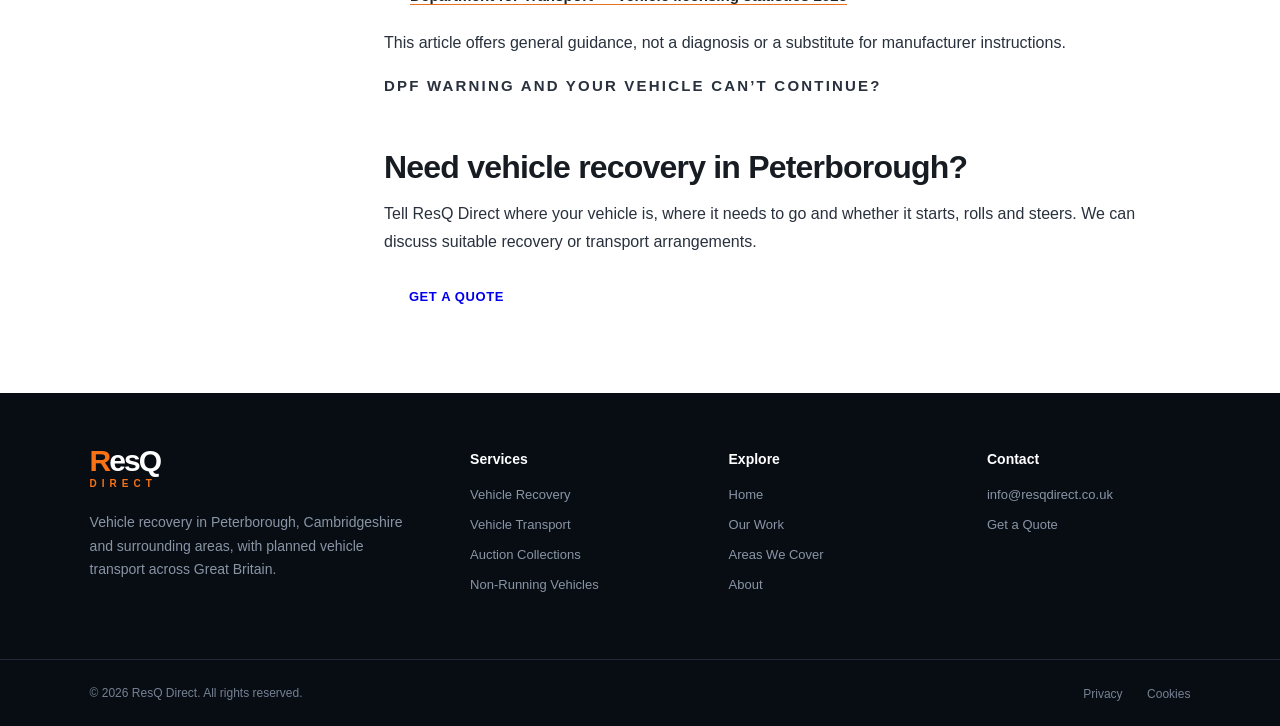
<file: blocked-dpf-warning-regeneration-recovery.html>
<!DOCTYPE html>
<html lang="en">
<head>
  <meta charset="utf-8"/>
  <meta name="viewport" content="width=device-width, initial-scale=1.0"/>

  <title>Blocked DPF Warning Light: Regeneration &amp; Recovery | ResQ Direct</title>
  <meta name="description" content="DPF warning light on? Learn when regeneration may help, when driving is unsafe and when vehicle recovery is needed in Peterborough and Cambridgeshire."/>
  <link rel="canonical" href="https://resqdirect.co.uk/blocked-dpf-warning-regeneration-recovery.html"/>
  <link rel="stylesheet" href="style.css"/>

  <style>
    /* DPF guide: responsive article tables */
    .article-content table {
      width: 100%;
      border-collapse: collapse;
      margin: 1.5rem 0 2rem;
      font-size: .95rem;
      line-height: 1.55;
      min-width: 540px;
    }

    .article-content th,
    .article-content td {
      text-align: left;
      vertical-align: top;
      padding: 12px 14px;
      border-bottom: 1px solid rgba(127,127,127,.25);
    }

    .article-content th {
      font-weight: 700;
    }

    .article-content tbody tr:nth-child(even) {
      background: rgba(127,127,127,.07);
    }

    .article-content .article-inline-image img {
      max-width: 100%;
      height: auto;
    }

    @media (max-width: 700px) {
      .article-content table {
        font-size: .85rem;
      }

      .article-content th,
      .article-content td {
        padding: 9px 10px;
      }
    }
  </style>

  <meta property="og:type" content="article"/>
  <meta property="og:title" content="Blocked DPF Warning Light: Regeneration &amp; Recovery | ResQ Direct"/>
  <meta property="og:description" content="What a DPF warning means, when regeneration helps and when recovery may be safer around Peterborough."/>
  <meta property="og:url" content="https://resqdirect.co.uk/blocked-dpf-warning-regeneration-recovery.html"/>
  <meta property="og:image" content="https://resqdirect.co.uk/images/resqdirect-diesel-dpf-emissions-clean-air.webp"/>

  <meta name="twitter:card" content="summary_large_image"/>
  <meta name="twitter:title" content="Blocked DPF Warning Light: Regeneration &amp; Recovery"/>
  <meta name="twitter:description" content="Practical UK diesel DPF guidance for Peterborough drivers."/>

  <script type="application/ld+json">
  {
    "@context": "https://schema.org",
    "@graph": [
      {
        "@type": "Article",
        "headline": "Blocked DPF Warning Light: Can You Keep Driving or Do You Need Recovery?",
        "description": "Diesel DPF warnings, regeneration, limp mode and when recovery may be needed.",
        "author": {
          "@type": "Organization",
          "name": "ResQ Direct"
        },
        "publisher": {
          "@type": "Organization",
          "name": "ResQ Direct"
        },
        "mainEntityOfPage": "https://resqdirect.co.uk/blocked-dpf-warning-regeneration-recovery.html",
        "image": "https://resqdirect.co.uk/images/resqdirect-diesel-dpf-emissions-clean-air.webp",
        "inLanguage": "en-GB"
      },
      {
        "@type": "BreadcrumbList",
        "itemListElement": [
          {
            "@type": "ListItem",
            "position": 1,
            "name": "Home",
            "item": "https://resqdirect.co.uk/"
          },
          {
            "@type": "ListItem",
            "position": 2,
            "name": "Guides",
            "item": "https://resqdirect.co.uk/#guides"
          },
          {
            "@type": "ListItem",
            "position": 3,
            "name": "Blocked DPF Warning Light",
            "item": "https://resqdirect.co.uk/blocked-dpf-warning-regeneration-recovery.html"
          }
        ]
      }
    ]
  }
  </script>
</head>

<body class="guide-page">

  <!-- HEADER -->
  <header>
    <a class="logo" href="index.html">
      <span class="logo-resq">ResQ</span>
      <span class="logo-direct">DIRECT</span>
    </a>

    <nav>
      <a href="/#home">Home</a>
      <a href="/#recovery">Recovery</a>
      <a href="/#transport">Vehicle Transport</a>
      <a href="/#areas">Areas We Cover</a>
      <a href="our-work.html">Our Work</a>
      <a href="/#guides">Guides</a>
      <a href="/#about">About</a>
      <a href="/#contact">Contact</a>
    </nav>

    <a class="header-call" href="tel:+447710482304">
      CALL NOW
    </a>
  </header>

  <main class="guide-page">

    <!-- ARTICLE HERO -->
    <section class="article-hero">
      <div class="article-hero-content">
        <p class="section-label">DIESEL VEHICLE RECOVERY GUIDE</p>

        <h1>
          Blocked DPF Warning Light:<br/>
          Can You Keep Driving or Do You Need Recovery?
        </h1>

        <p class="article-intro">
          A DPF warning doesn't always mean a breakdown. Learn when
          regeneration may help, what warning signs matter and when
          vehicle recovery is the safer option.
        </p>

        <div class="article-meta">
          <span>ResQ Direct</span>
          <span>Peterborough &amp; UK Diesel Vehicle Guide</span>
        </div>
      </div>
    </section>

    <!-- HERO IMAGE -->
    <div class="article-image-hero">
      <img
        src="images/resqdirect-diesel-dpf-emissions-clean-air.webp"
        alt="Diesel vehicle and cleaner air: why particulate filters reduce soot emissions"
        width="1200"
        height="430"
        fetchpriority="high"
      />
    </div>

    <!-- ARTICLE LAYOUT -->
    <div class="article-layout">

      <!-- CONTENTS -->
      <aside class="article-toc">
        <p class="article-toc-title">CONTENTS</p>

        <nav class="article-toc-links">
          <a href="#what-is-dpf">What Is a DPF and Why Do Diesel Cars Need One?</a>
          <a href="#why-blocked">Why Does a Diesel Particulate Filter Become Blocked?</a>
          <a href="#warning-light">DPF Warning Light: Can You Continue Driving?</a>
          <a href="#motorway">Can You Clear a Blocked DPF by Driving on a Motorway?</a>
          <a href="#regeneration">Passive, Active and Workshop Regeneration</a>
          <a href="#severe-blockage">What Happens When a DPF Becomes Severely Blocked?</a>
          <a href="#when-recovery">When Is Vehicle Recovery the Safer Option?</a>
          <a href="#peterborough">DPF Problems in Peterborough: What Do the Statistics Show?</a>
          <a href="#clean-replace">Does a Blocked DPF Need Cleaning or Replacing?</a>
          <a href="#uk-law">Is Removing a DPF Legal in the UK?</a>
          <a href="#prevention">How Can You Reduce the Risk of DPF Problems?</a>
          <a href="#recovery-details">What Should You Tell a Recovery Operator?</a>
          <a href="#faq">Frequently Asked Questions</a>
          <a href="#final-advice">Final Advice</a>
        </nav>
      </aside>

      <!-- ARTICLE -->
      <article class="article-content">

        <p>
          You’re driving through Peterborough when an unfamiliar warning
          light appears on the dashboard. Your diesel car still moves,
          but should you try to clear the warning on the A1, book a
          garage or arrange recovery?
        </p>

        <p>
          A DPF warning does not always mean your vehicle has broken down.
          Sometimes the filter needs to complete its normal cleaning
          process. Persistent warnings or serious engine symptoms,
          however, should not be ignored.
        </p>

        <h2 id="what-is-dpf">
          What Is a DPF and Why Do Diesel Cars Need One?
        </h2>

        <p>
          A diesel particulate filter (DPF) is part of a vehicle’s exhaust
          system. It captures soot particles produced during diesel
          combustion before they escape into the atmosphere. Fine
          particulate matter is harmful to air quality and health;
          DPFs help reduce these emissions.
        </p>

        <p>
          A DPF does not eliminate all pollutants or remove carbon dioxide
          from the exhaust. Its main purpose is to reduce particulate
          emissions.
        </p>

        <h3>How does it work?</h3>

        <p>
          The filter traps soot in a porous structure while exhaust gases
          pass through. The vehicle periodically burns accumulated soot
          through <strong>regeneration</strong>. Ash remains and, unlike
          soot, cannot be removed through ordinary regeneration.
        </p>

        <h2 id="why-blocked">
          Why Does a Diesel Particulate Filter Become Blocked?
        </h2>

        <p>
          Frequent short journeys are a common contributing factor.
          The engine and exhaust may not reach the conditions needed
          to complete regeneration, allowing soot to accumulate.
        </p>

        <ul>
          <li>Repeatedly interrupted regeneration cycles</li>
          <li>Engine-management or sensor faults</li>
          <li>Problems affecting fuel combustion</li>
          <li>Incorrect engine oil specification</li>
          <li>Poor maintenance or excessive soot production</li>
          <li>Long-term ash accumulation</li>
        </ul>

        <p>
          A warning does not necessarily mean the filter needs replacing.
          A faulty sensor or another engine issue can create similar
          symptoms, so diagnosis matters.
        </p>

        <div class="article-inline-image">
          <img
            src="images/diesel-particulate-filter-soot-blockage.webp"
            alt="Close-up cutaway of a diesel particulate filter showing the internal honeycomb structure and soot deposits"
            width="1200"
            height="800"
            loading="lazy"
            decoding="async"
          />
        </div>

        <h2 id="warning-light">
          DPF Warning Light: Can You Continue Driving?
        </h2>

        <p>
          It depends on the warning, the manufacturer’s instructions
          and how the engine behaves. A single amber warning on a
          normally running vehicle may mean regeneration is needed.
          Persistent warnings with reduced power, overheating or
          other faults need more caution.
        </p>

        <h3>DPF warning light decision guide</h3>

        <div style="overflow-x:auto">
          <table>
            <thead>
              <tr>
                <th scope="col">What you notice</th>
                <th scope="col">What it may indicate</th>
                <th scope="col">Sensible next step</th>
              </tr>
            </thead>
            <tbody>
              <tr>
                <td>Amber DPF warning; normal driving</td>
                <td>Regeneration may be needed</td>
                <td>Check the handbook and follow manufacturer guidance</td>
              </tr>
              <tr>
                <td>Warning persists after the recommended procedure</td>
                <td>Incomplete regeneration or another fault</td>
                <td>Arrange professional diagnosis</td>
              </tr>
              <tr>
                <td>DPF warning plus engine-management light</td>
                <td>Possible engine or emissions fault</td>
                <td>Seek garage advice promptly</td>
              </tr>
              <tr>
                <td>Limp mode or substantial power loss</td>
                <td>Restricted engine performance</td>
                <td>Do not continue where performance makes driving unsafe</td>
              </tr>
              <tr>
                <td>Overheating or serious abnormal running</td>
                <td>Potentially serious fault</td>
                <td>Stop safely and arrange assistance</td>
              </tr>
              <tr>
                <td>Vehicle will not start or move safely</td>
                <td>Vehicle is not driveable</td>
                <td>Arrange suitable vehicle recovery</td>
              </tr>
            </tbody>
          </table>
        </div>

        <div class="article-warning">
          <strong>Important:</strong>
          Warning symbols and advice vary by vehicle. Follow the
          handbook and do not ignore serious symptoms.
        </div>

        <h2 id="motorway">
          Can You Clear a Blocked DPF by Driving on a Motorway?
        </h2>

        <p>
          Sometimes, but not always. A partially loaded DPF may
          regenerate during a suitable manufacturer-recommended drive.
          Longer journeys at appropriate engine loads can help the
          exhaust reach sufficient temperatures.
        </p>

        <p>
          Simply driving at 70 mph does not guarantee regeneration.
          There is no universal speed, engine RPM or journey length
          for every diesel vehicle.
        </p>

        <div class="article-warning">
          <strong>
            Never drive faster than the speed limit or ignore serious
            faults to force regeneration.
          </strong>
          If the vehicle has severe power loss, overheating or other
          major warnings, a motorway journey may be unsafe. Seek
          professional diagnosis if the recommended procedure fails.
        </div>

        <h2 id="regeneration">
          Passive, Active and Workshop Regeneration Explained
        </h2>

        <h3>Passive regeneration</h3>
        <p>
          Occurs naturally when suitable driving conditions produce
          sufficiently high exhaust temperatures.
        </p>

        <h3>Active regeneration</h3>
        <p>
          The engine-management system raises exhaust temperature to
          burn off soot. Depending on the vehicle, you may notice
          higher idle speed, cooling fans or temporary changes in
          fuel consumption.
        </p>

        <h3>Workshop-assisted regeneration</h3>
        <p>
          A qualified technician may use diagnostic equipment to
          initiate a controlled regeneration. It is not appropriate
          for every fault: serious blockages or underlying problems
          may require repairs first.
        </p>

        <div style="overflow-x:auto">
          <table>
            <thead>
              <tr>
                <th scope="col">Type</th>
                <th scope="col">How it happens</th>
                <th scope="col">Driver involvement</th>
              </tr>
            </thead>
            <tbody>
              <tr>
                <td>Passive</td>
                <td>Suitable driving conditions generate heat</td>
                <td>Normal driving</td>
              </tr>
              <tr>
                <td>Active</td>
                <td>Vehicle automatically raises exhaust temperature</td>
                <td>Allow completion when practical</td>
              </tr>
              <tr>
                <td>Workshop-assisted</td>
                <td>Controlled procedure using diagnostics</td>
                <td>Qualified technician required</td>
              </tr>
            </tbody>
          </table>
        </div>

        <h2 id="severe-blockage">
          What Happens When a DPF Becomes Severely Blocked?
        </h2>

        <p>
          As soot builds up, exhaust backpressure can increase and
          engine performance may deteriorate. Symptoms can include
          reduced acceleration, persistent warnings, increased fuel
          consumption and restricted power.
        </p>

        <p>
          Some vehicles enter <strong>limp mode</strong>, which limits
          performance in response to detected faults. Limp mode can
          have other causes too, and it does not guarantee the car
          is safe to drive. A vehicle struggling to accelerate may
          be unsafe at a busy junction or when joining fast-moving traffic.
        </p>

        <h2 id="when-recovery">
          When Is Vehicle Recovery the Safer Option?
        </h2>

        <p>
          Not every DPF fault needs a recovery truck. If the vehicle
          operates normally and the manufacturer permits continued
          driving, you may be able to follow the recommended procedure
          or reach a garage.
        </p>

        <p>Recovery may be appropriate if:</p>

        <ul>
          <li>The engine will not start or repeatedly stalls</li>
          <li>Power loss makes driving unsafe</li>
          <li>The vehicle is overheating or displays serious warnings</li>
          <li>A mechanic advises against further driving</li>
          <li>The vehicle cannot safely reach a garage</li>
        </ul>

        <h3>What if the car is in limp mode?</h3>

        <p>
          A short journey to a nearby garage might be possible for some
          vehicles, but restricted acceleration can make other journeys
          unsafe. Consider the fault, route, vehicle condition and
          professional advice.
        </p>

        <div class="article-highlight">
          <strong>
            The key question is whether the vehicle can continue safely,
            not simply whether a DPF warning is illuminated.
          </strong>
          ResQ Direct provides vehicle recovery around Peterborough,
          Cambridgeshire and surrounding areas.
        </div>

        <h2 id="peterborough">
          DPF Problems in Peterborough: What Do the Statistics Show?
        </h2>

        <p>
          Peterborough combines urban roads, residential areas and major
          routes such as the A1, A47 and A15. Journeys around Yaxley,
          Whittlesey, Stamford and Huntingdon vary widely: some drivers
          regularly travel long distances, while others mainly make
          short local trips.
        </p>

        <p>
          Frequent short journeys can make regeneration harder for some
          diesel vehicles, but they do not prove a particular car will
          develop a DPF fault.
        </p>

        <h3>How many diesel cars are registered in Peterborough?</h3>

        <p>
          The Department for Transport publishes local-authority vehicle
          licensing figures by fuel type in its VEH0105 vehicle licensing
          tables. These measure registered vehicles, not where they are
          driven or how often they break down.
        </p>

        <h3>How many Peterborough cars experience blocked DPFs?</h3>

        <p>
          No verified public count has been identified for blocked-DPF
          incidents specifically occurring in Peterborough. It would
          be misleading to treat diesel registration totals as DPF
          failure figures.
        </p>

        <h3>How often do DPF problems require recovery locally?</h3>

        <p>
          No reliable published Peterborough-specific figure has been
          identified for DPF-related recoveries. Some warnings can be
          resolved through appropriate regeneration; others need garage
          diagnosis; serious faults may require transport.
        </p>

        <div class="article-highlight">
          <strong>
            A DPF warning is not automatically a recovery incident.
          </strong>
          What matters is whether the individual vehicle can safely continue.
        </div>

        <h2 id="clean-replace">
          Does a Blocked DPF Need Cleaning or Replacing?
        </h2>

        <p>
          Not necessarily. Depending on diagnosis, possible solutions
          include completing regeneration, repairing a sensor or engine
          fault, workshop-assisted regeneration, specialist cleaning
          or replacing a damaged filter.
        </p>

        <p>
          Replacing the DPF without fixing the underlying problem may
          lead to the same issue returning. A qualified garage should
          investigate fault codes and the emissions system before
          recommending an expensive repair.
        </p>

        <div class="article-inline-image">
          <img
            src="images/diesel-dpf-warning-diagnostics-garage.webp"
            alt="Illustrative garage scene showing a mechanic using diagnostic equipment to investigate a diesel DPF warning"
            width="1200"
            height="800"
            loading="lazy"
            decoding="async"
          />
        </div>

        <h2 id="uk-law">
          Is Removing a DPF Legal in the UK?
        </h2>

        <p>
          Removing a factory-fitted DPF is not an acceptable shortcut.
          UK government guidance says a missing DPF, where originally
          fitted, will cause an MOT failure. Removing it will also
          almost invariably make the vehicle illegal for road use
          because it no longer meets its original emissions requirements.
        </p>

        <p>
          Potential fines under the relevant rules can reach £1,000
          for a car or £2,500 for a light goods vehicle. Seek a
          compliant repair instead.
        </p>

        <h2 id="prevention">
          How Can You Reduce the Risk of DPF Problems?
        </h2>

        <ul>
          <li>Follow the manufacturer’s servicing schedule</li>
          <li>Use the specified engine oil</li>
          <li>Investigate engine-management warnings promptly</li>
          <li>Follow handbook instructions when a DPF warning appears</li>
          <li>Avoid repeatedly interrupting regeneration when practical</li>
          <li>Repair engine faults that may increase soot production</li>
          <li>Seek advice if the warning repeatedly returns</li>
        </ul>

        <p>
          If nearly all your journeys are very short, consider whether
          a diesel vehicle suits your driving pattern.
        </p>

        <h2 id="recovery-details">
          What Should You Tell a Recovery Operator?
        </h2>

        <p>
          Clear information helps the operator assess safe loading
          and transport. Have these details ready:
        </p>

        <ol>
          <li>Vehicle make, model and registration</li>
          <li>Exact collection location or postcode</li>
          <li>Destination garage or delivery address</li>
          <li>Whether the engine starts</li>
          <li>Whether the vehicle moves under its own power</li>
          <li>Whether steering, brakes and wheels work normally</li>
          <li>Dashboard warnings or fault messages</li>
          <li>Whether the vehicle is in limp mode</li>
        </ol>

        <p>
          Also mention locked wheels, a stuck electronic parking brake
          or a vehicle stuck in park. A car that rolls and steers freely
          can require different loading arrangements from one with
          immobilised wheels.
        </p>

        <p>
          For more detail, read
          <a href="can-a-non-running-car-be-transported.html">
            <strong>Can a Non-Running Car Be Transported?</strong>
          </a>
        </p>

        <h2 id="faq">Frequently Asked Questions</h2>

        <h3>Can I drive with the DPF warning light on?</h3>
        <p>
          Sometimes. An amber warning on an otherwise normally running
          car may allow a manufacturer-approved regeneration procedure.
          Additional warnings or abnormal behaviour require caution.
        </p>

        <h3>Will a motorway journey clear my DPF?</h3>
        <p>
          It may help a partially loaded filter regenerate in suitable
          conditions, but it will not fix every blockage or underlying fault.
        </p>

        <h3>Can a blocked DPF cause limp mode?</h3>
        <p>
          Yes. DPF-related faults can contribute to restricted engine
          performance, although limp mode has other possible causes.
        </p>

        <h3>Can a blocked DPF stop a car starting?</h3>
        <p>
          Some serious DPF-related or engine-management faults can prevent
          restarting on certain models. A no-start condition needs diagnosis.
        </p>

        <h3>Does every blocked DPF require recovery?</h3>
        <p>
          No. Recovery is relevant when the car cannot safely continue
          or a professional advises against driving it.
        </p>

        <h3>Can a DPF be cleaned instead of replaced?</h3>
        <p>
          Sometimes. It depends on the blockage, filter condition
          and underlying faults.
        </p>

        <h3>Is it illegal to remove a DPF?</h3>
        <p>
          Removing a factory-fitted DPF will cause an MOT failure and
          will almost invariably make the vehicle unlawful for road use.
        </p>

        <h3>Can ResQ Direct transport my car to a garage?</h3>
        <p>
          Contact ResQ Direct with your vehicle’s condition, location
          and destination so suitable recovery or transport arrangements
          can be assessed.
        </p>

        <h2 id="final-advice">
          Final Advice: Don’t Ignore a DPF Warning
        </h2>

        <p>
          A DPF warning does not always mean an expensive repair or
          an immediate breakdown. Follow the manufacturer’s guidance
          and pay attention to how the vehicle behaves.
        </p>

        <div class="article-summary">
          <strong>
            DPF warning → Check the handbook → Assess the vehicle’s
            condition → Arrange diagnosis or recovery when necessary.
          </strong>
        </div>

        <p>
          If the vehicle loses substantial power, overheats, stops
          running or cannot safely reach a garage, recovery may be
          the better option.
        </p>

        <!-- SOURCES: EXTERNAL LINKS KEPT HERE ONLY -->
        <div class="article-sources">
          <h2>Sources and Further Reading</h2>

          <p>
            UK government and motoring guidance; reviewed October 2026.
            Vehicle-specific instructions always take precedence.
          </p>

          <ul>
            <li>
              <a href="https://www.rac.co.uk/drive/advice/emissions/diesel-particulate-filters/"
                 target="_blank" rel="noopener noreferrer">
                RAC — Diesel particulate filters: everything you need to know
              </a>
            </li>
            <li>
              <a href="https://www.gov.uk/government/publications/diesel-particulate-filters-guidance-note/diesel-particulate-filters"
                 target="_blank" rel="noopener noreferrer">
                GOV.UK — Diesel particulate filters
              </a>
            </li>
            <li>
              <a href="https://www.gov.uk/guidance/mot-inspection-manual-for-private-passenger-and-light-commercial-vehicles/8-nuisance"
                 target="_blank" rel="noopener noreferrer">
                GOV.UK — MOT inspection manual, Section 8
              </a>
            </li>
            <li>
              <a href="https://www.gov.uk/government/statistical-data-sets/vehicle-licensing-statistics-data-tables"
                 target="_blank" rel="noopener noreferrer">
                Department for Transport — Vehicle licensing statistics, VEH0105
              </a>
            </li>
            <li>
              <a href="https://www.gov.uk/government/statistics/vehicle-licensing-statistics-2025"
                 target="_blank" rel="noopener noreferrer">
                Department for Transport — Vehicle licensing statistics 2025
              </a>
            </li>
          </ul>

          <p>
            This article offers general guidance, not a diagnosis or
            a substitute for manufacturer instructions.
          </p>
        </div>

        <!-- CALL TO ACTION -->
        <div class="article-cta">
          <p class="section-label">
            DPF WARNING AND YOUR VEHICLE CAN’T CONTINUE?
          </p>

          <h2>Need vehicle recovery in Peterborough?</h2>

          <p>
            Tell ResQ Direct where your vehicle is, where it needs to
            go and whether it starts, rolls and steers. We can discuss
            suitable recovery or transport arrangements.
          </p>

          <a class="btn primary" href="/#contact">
            GET A QUOTE
          </a>
        </div>

      </article>
    </div>
  </main>

  <!-- FOOTER -->
  <footer>
    <div class="footer-main">

      <div class="footer-brand">
        <a class="logo footer-logo" href="index.html">
          <span class="logo-resq">ResQ</span>
          <span class="logo-direct">DIRECT</span>
        </a>

        <p>
          Vehicle recovery in Peterborough, Cambridgeshire and
          surrounding areas, with planned vehicle transport across
          Great Britain.
        </p>
      </div>

      <div class="footer-column">
        <h3>Services</h3>
        <a href="/#recovery">Vehicle Recovery</a>
        <a href="/#transport">Vehicle Transport</a>
        <a href="/#transport">Auction Collections</a>
        <a href="/#transport">Non-Running Vehicles</a>
      </div>

      <div class="footer-column">
        <h3>Explore</h3>
        <a href="index.html">Home</a>
        <a href="our-work.html">Our Work</a>
        <a href="/#areas">Areas We Cover</a>
        <a href="/#about">About</a>
      </div>

      <div class="footer-column">
        <h3>Contact</h3>

        <a href="mailto:info@resqdirect.co.uk">
          info@resqdirect.co.uk
        </a>

        <a href="/#contact">
          Get a Quote
        </a>
      </div>

    </div>

    <div class="footer-bottom">
      <p>© 2026 ResQ Direct. All rights reserved.</p>

      <div>
        <a href="#">Privacy</a>
        <a href="#">Cookies</a>
      </div>
    </div>
  </footer>

</body>
</html>
</file>
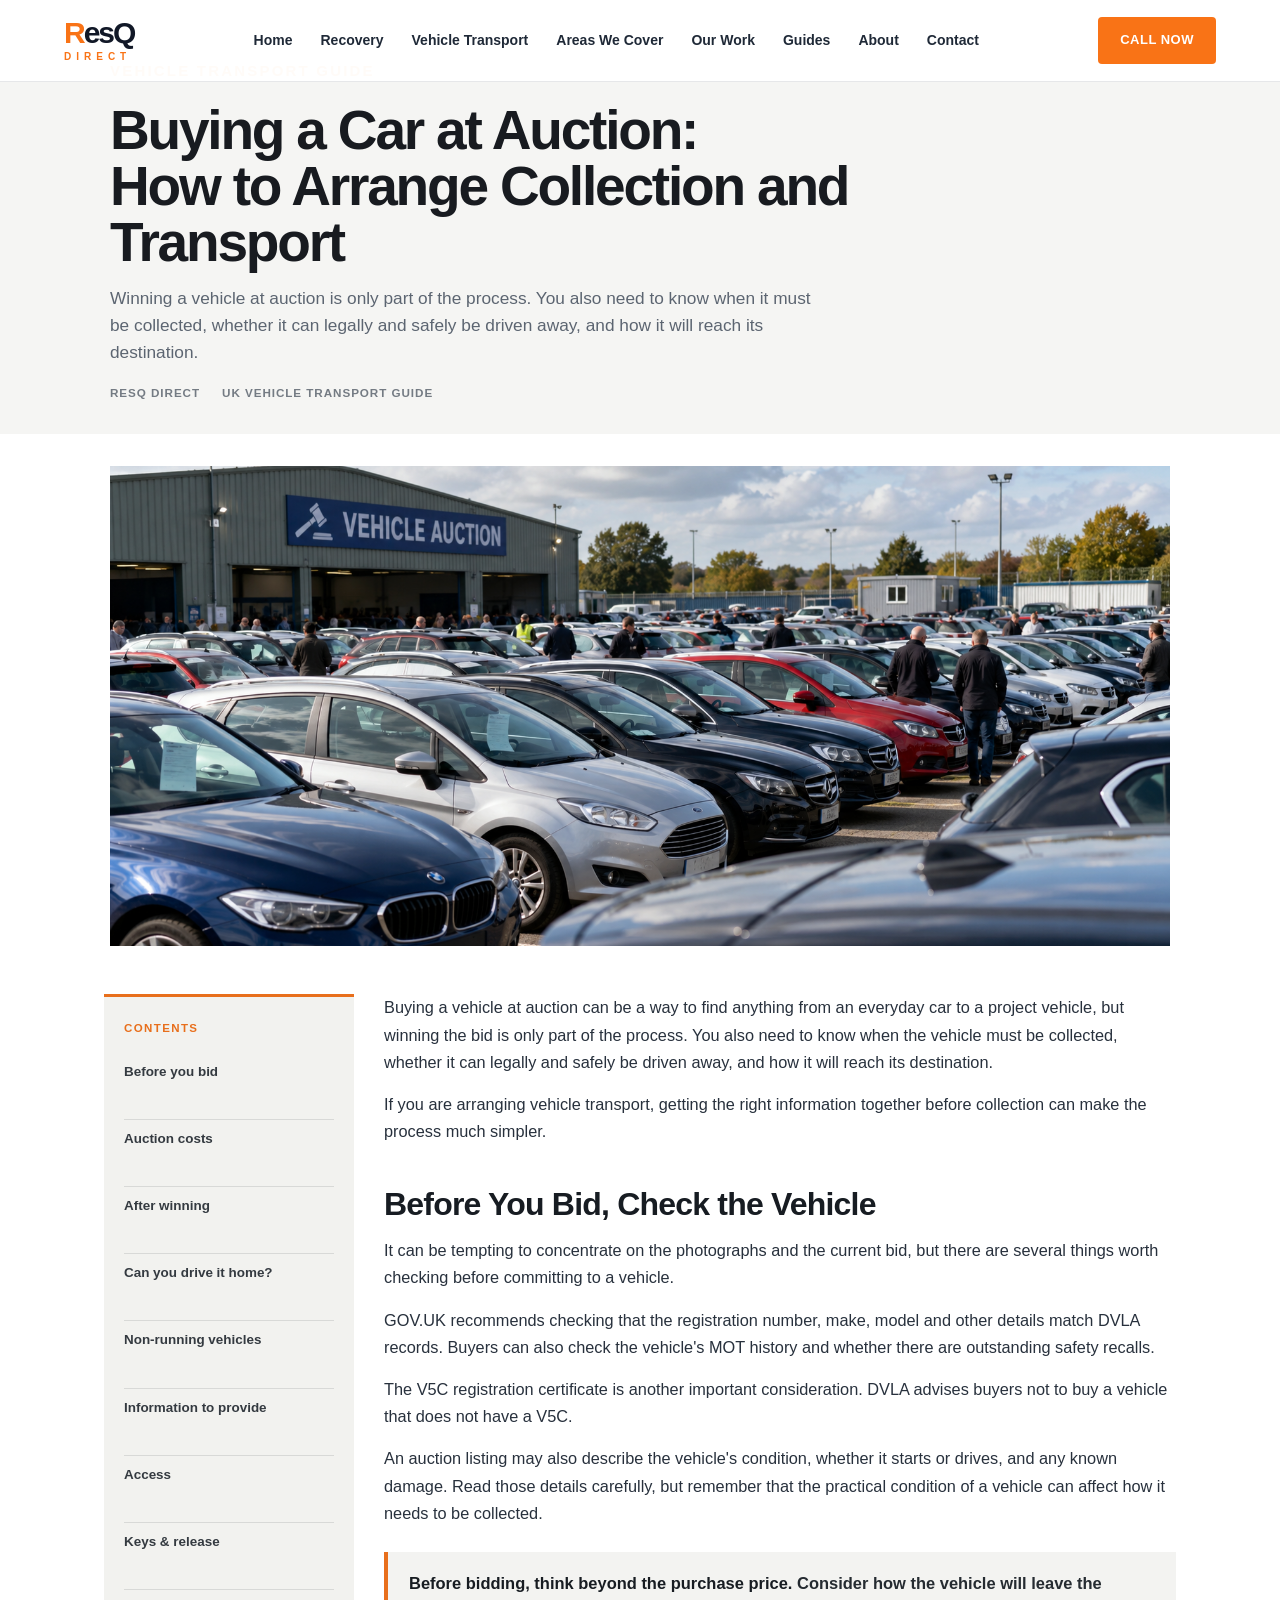
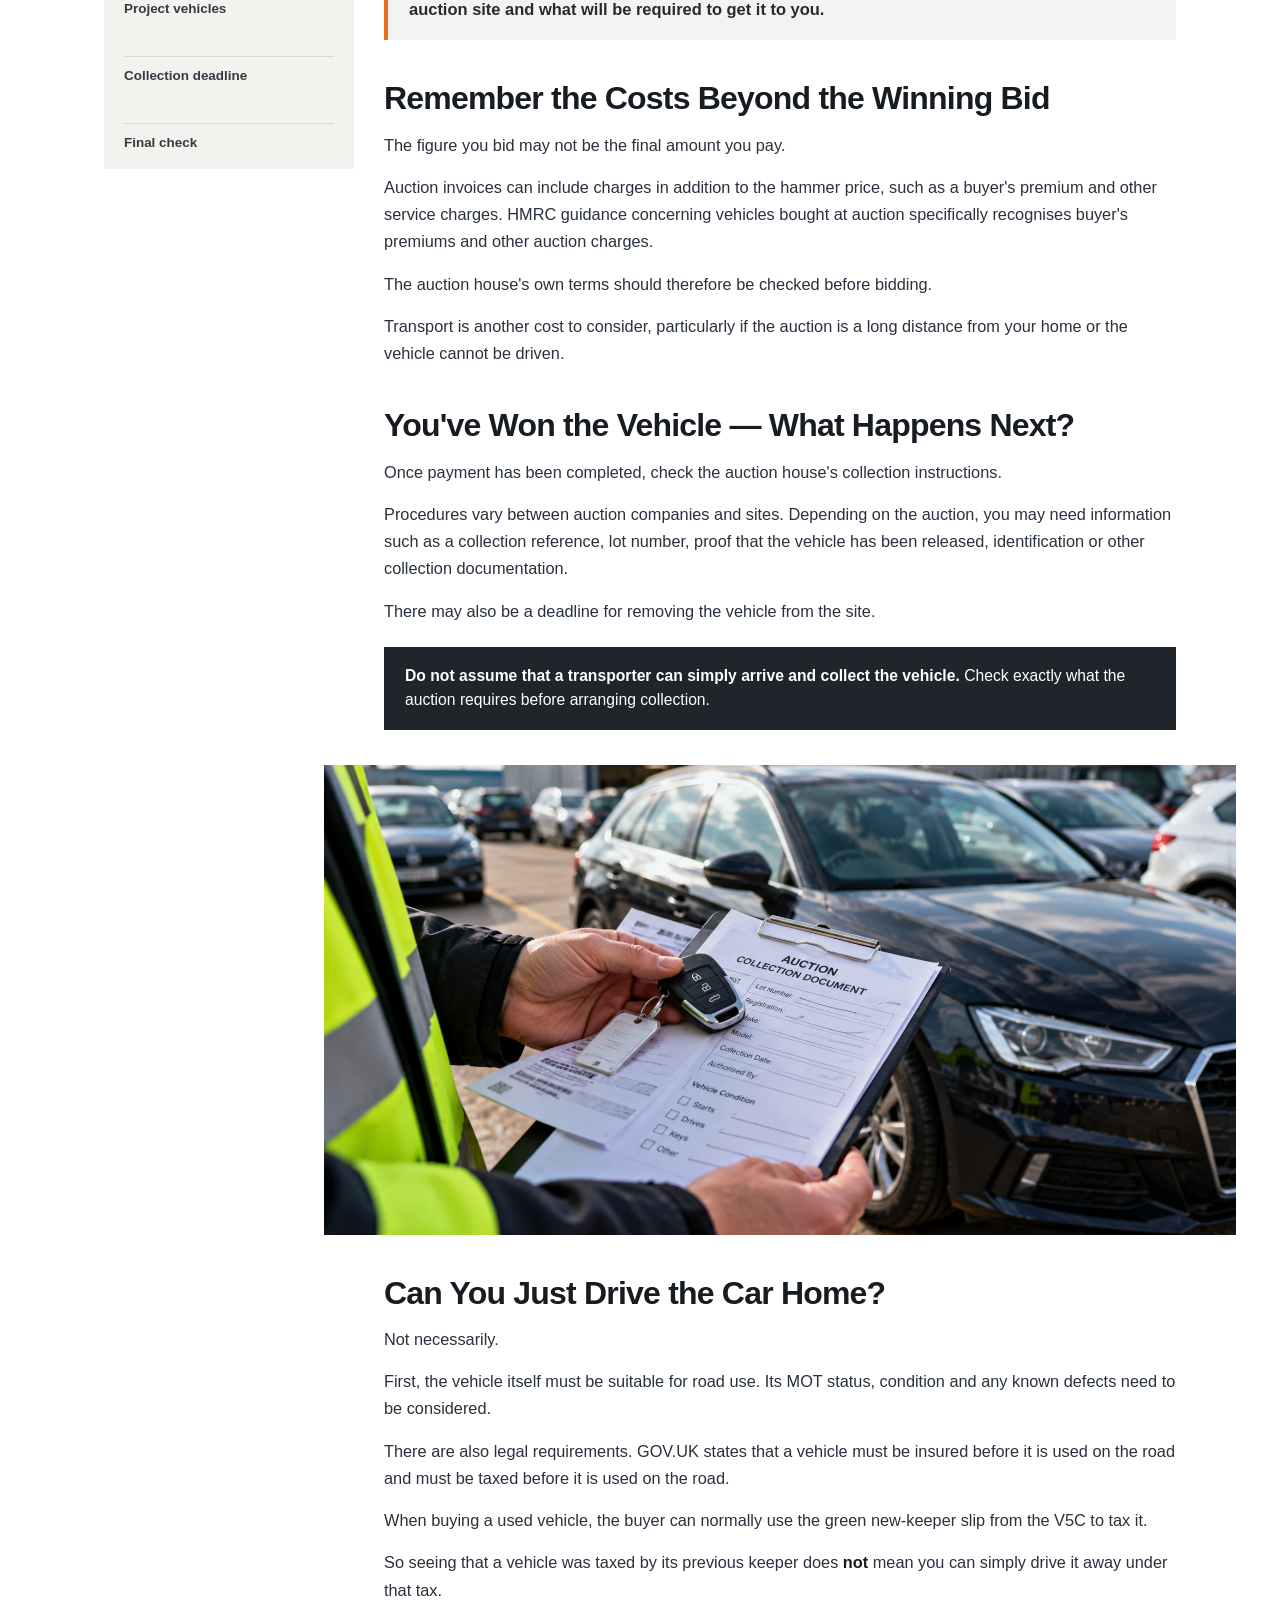
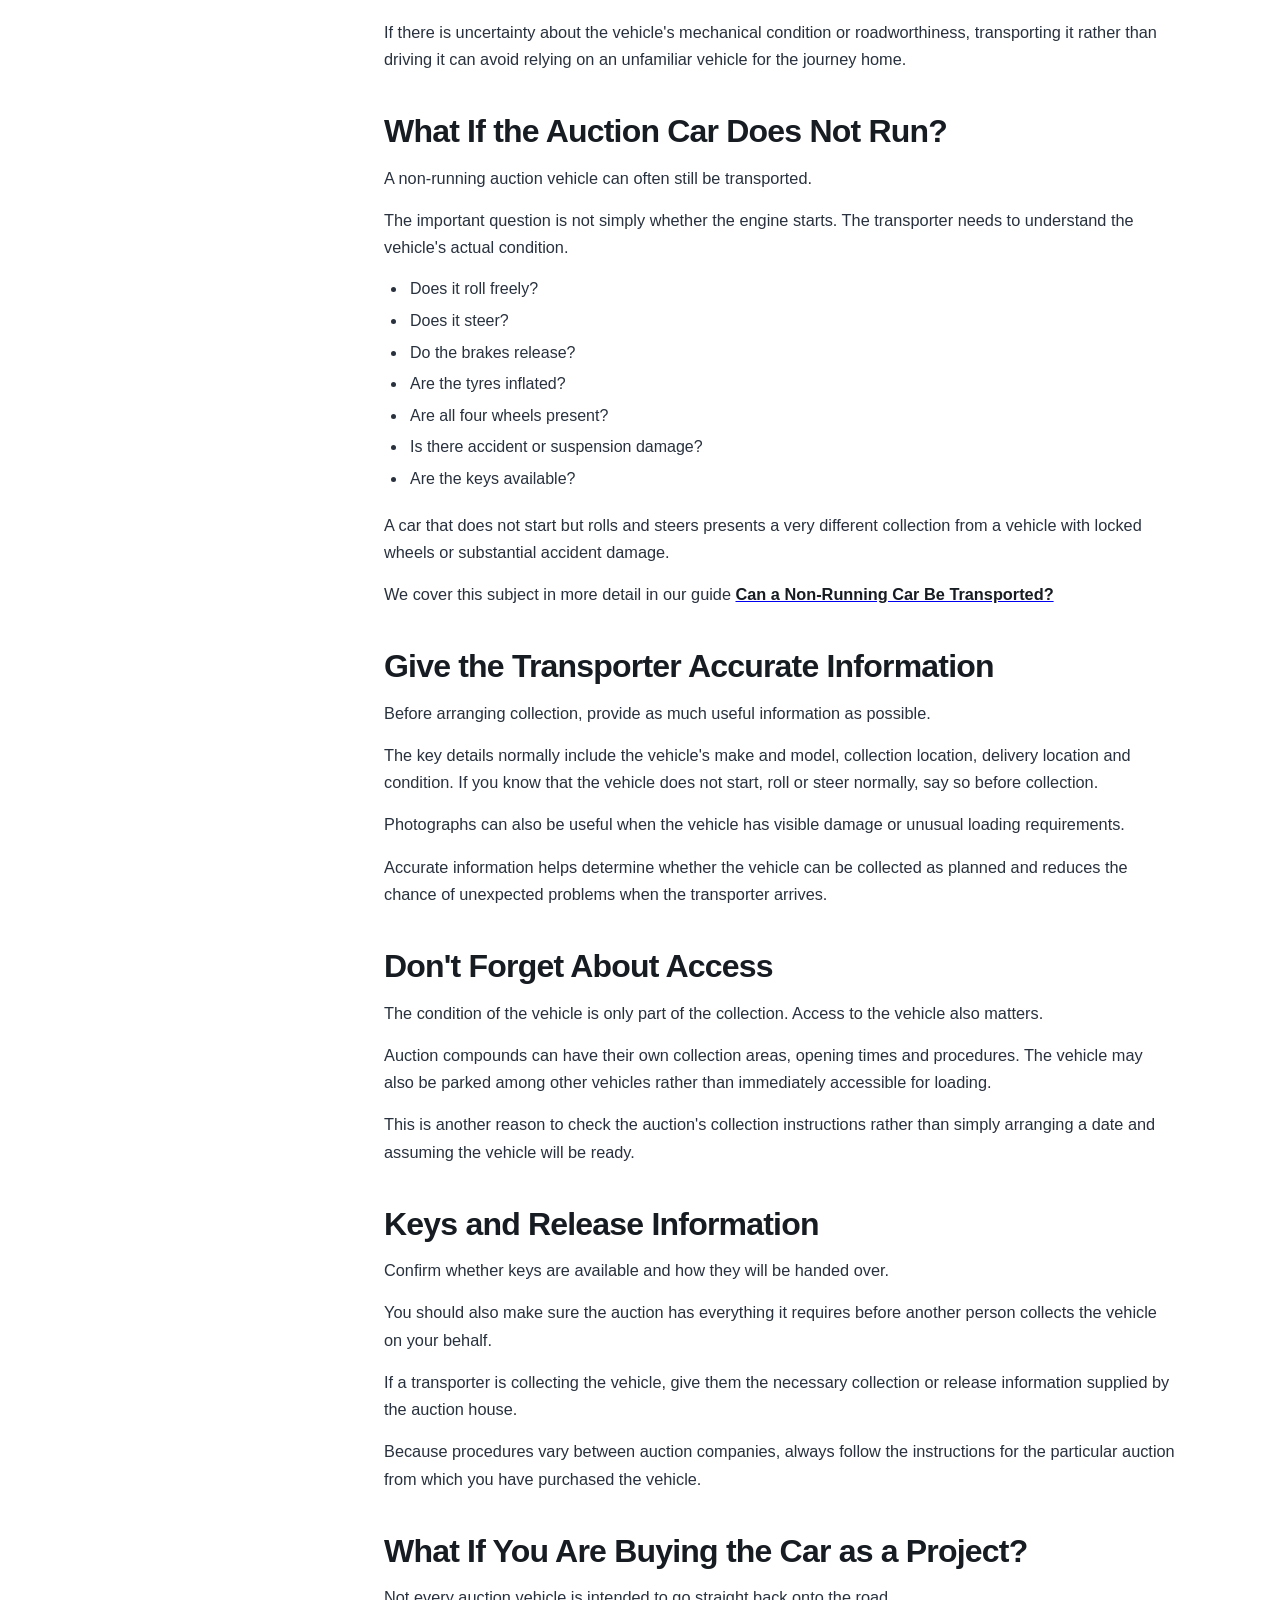
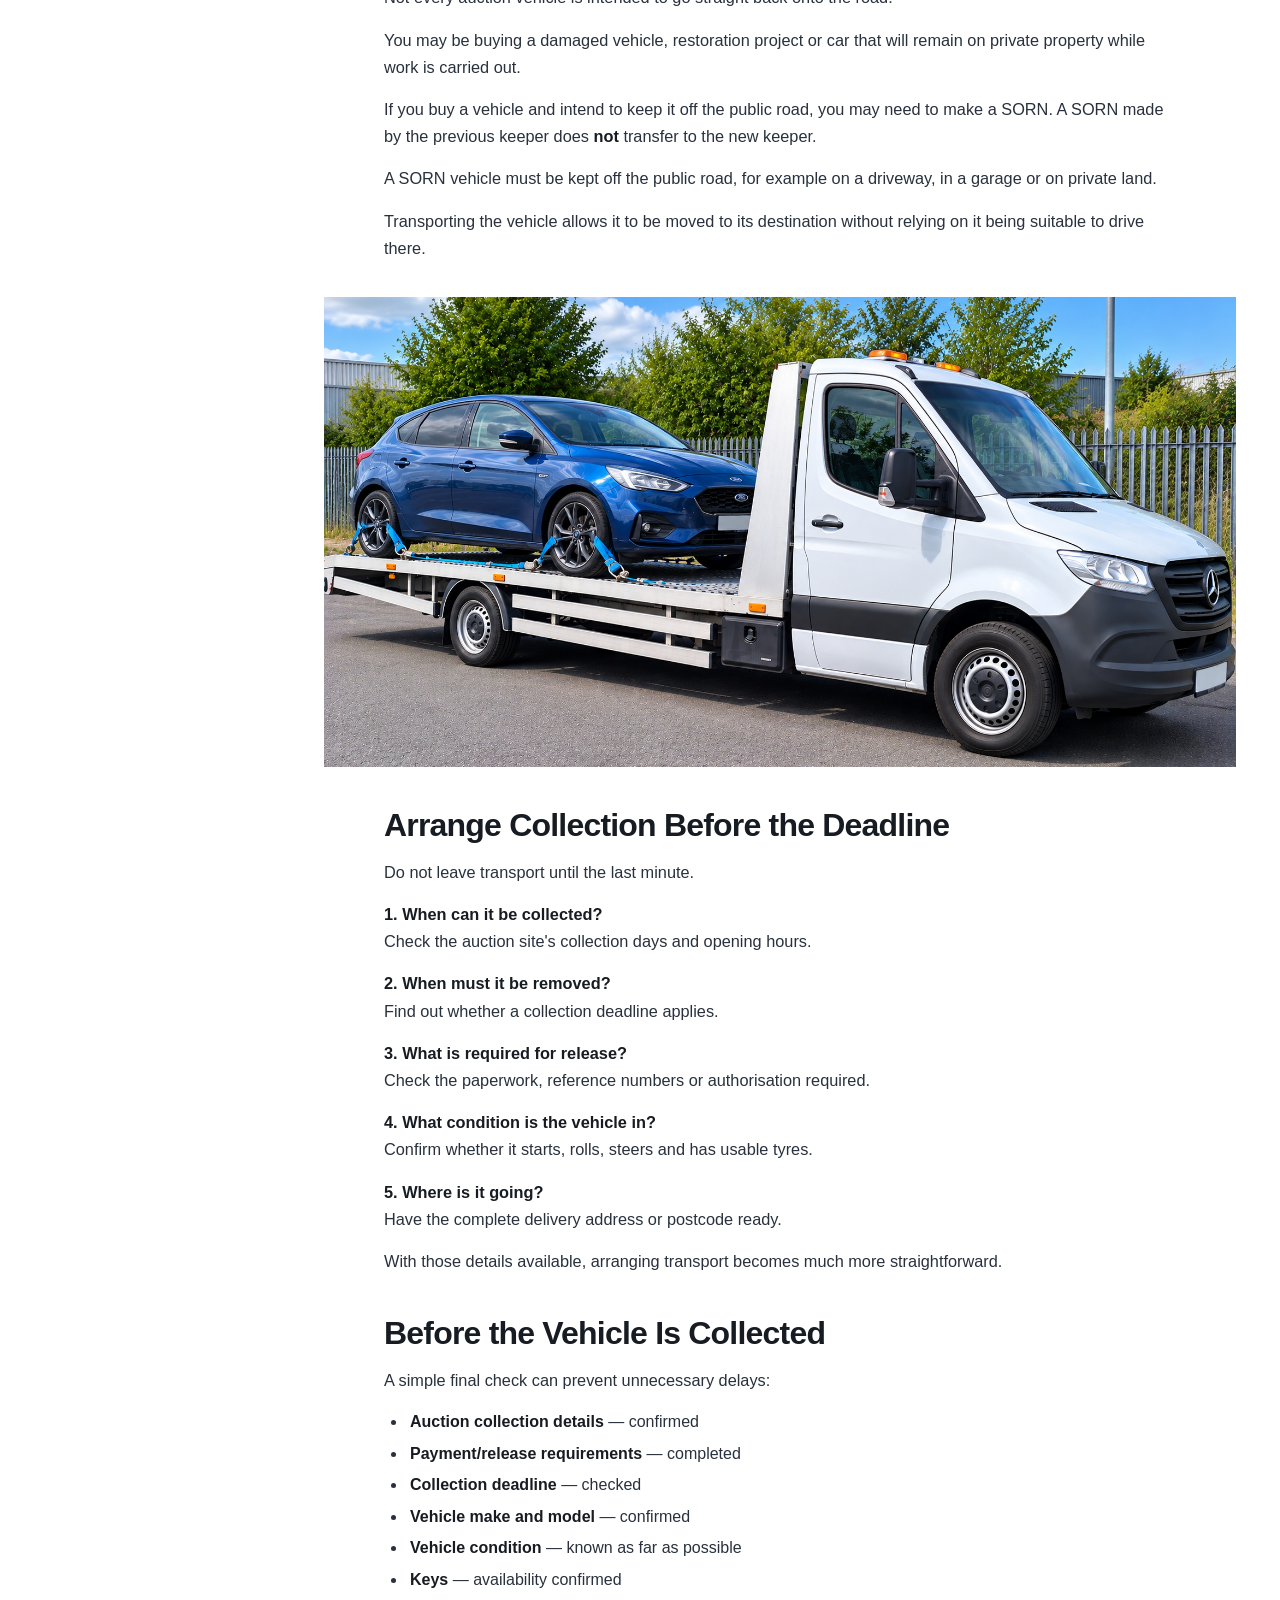
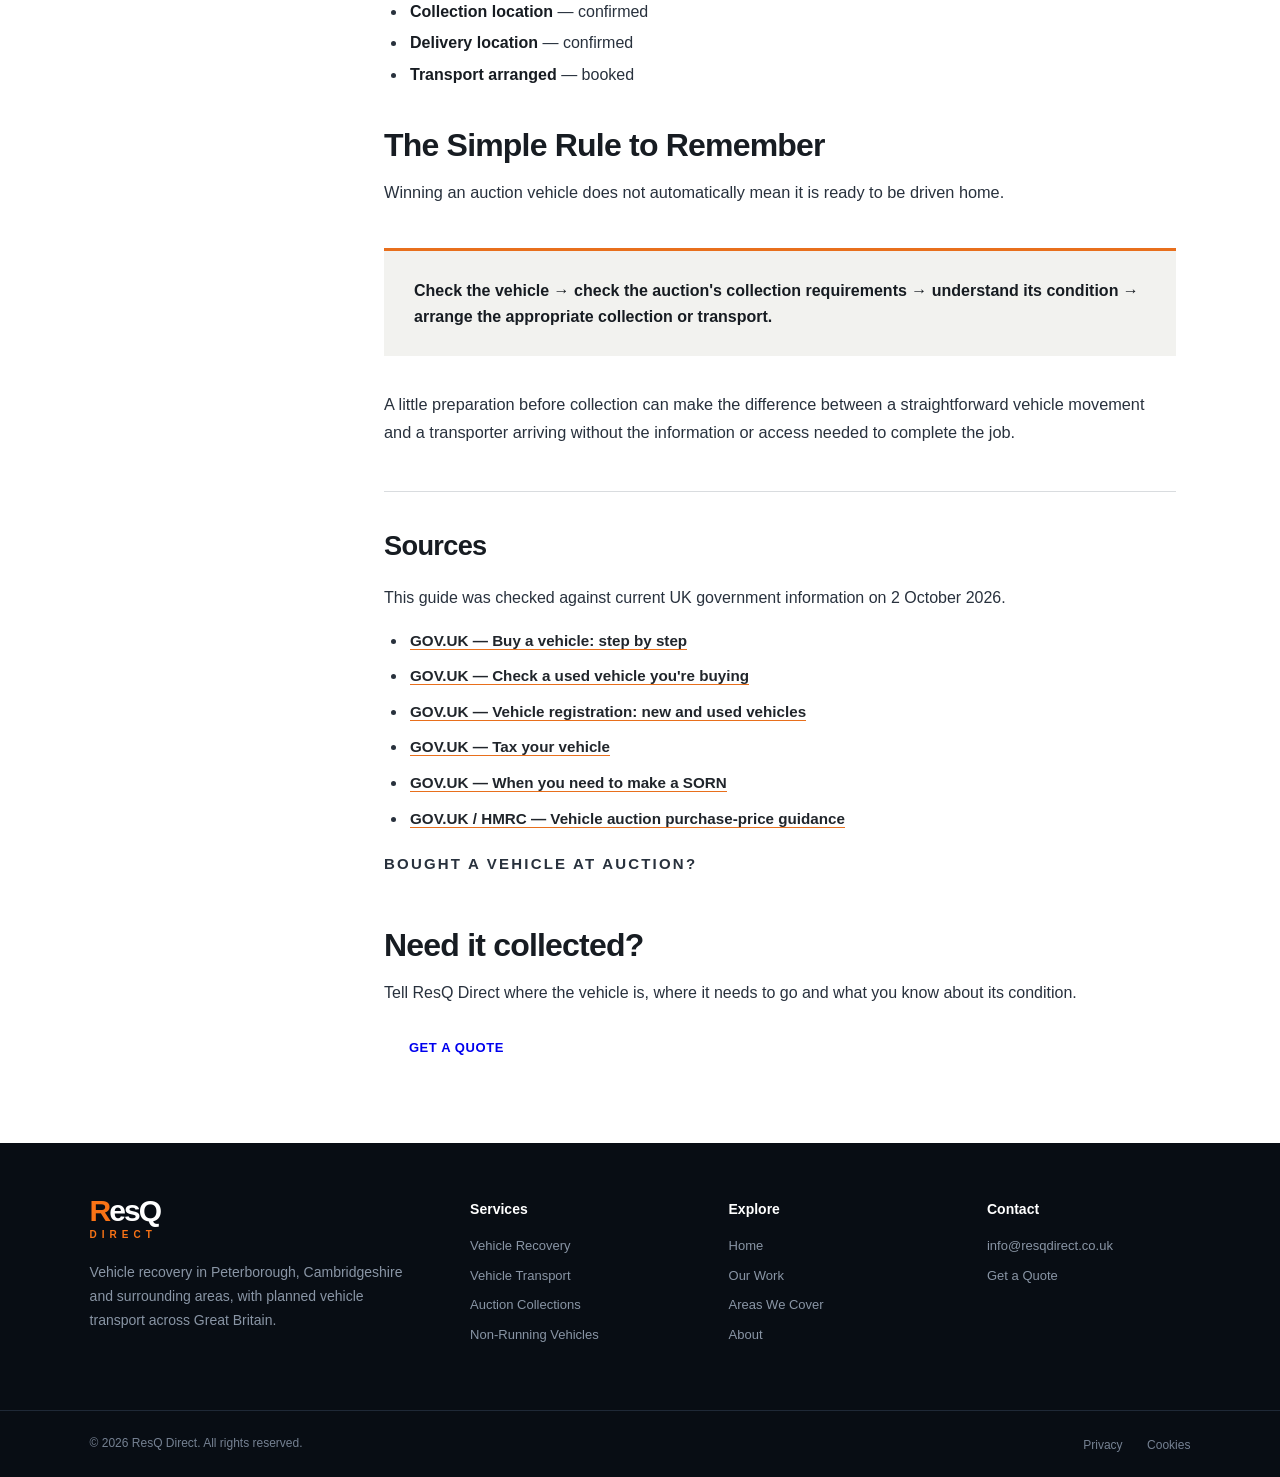
<file: buying-a-car-at-auction.html>
<!DOCTYPE html>
<html lang="en">

<head>
  <meta charset="UTF-8">
  <meta name="viewport" content="width=device-width, initial-scale=1.0">

  <title>Buying a Car at Auction: Collection & Transport | ResQ Direct</title>

  <meta
  name="description"
  content="Bought a car at auction? Learn what to check before collection, whether you can drive it home and what information is needed to arrange vehicle transport."
>

<link rel="canonical" href="https://resqdirect.co.uk/buying-a-car-at-auction.html">

  <link rel="stylesheet" href="style.css">
</head>

<body class="guide-page">

  <!-- HEADER -->

  <header>

    <a class="logo" href="index.html">
      <span class="logo-resq">ResQ</span>
      <span class="logo-direct">DIRECT</span>
    </a>

    <nav>
  <a href="/#home">Home</a>
  <a href="/#recovery">Recovery</a>
  <a href="/#transport">Vehicle Transport</a>
  <a href="/#areas">Areas We Cover</a>
  <a href="our-work.html">Our Work</a>
  <a href="/#guides">Guides</a>
  <a href="/#about">About</a>
  <a href="/#contact">Contact</a>
</nav>

    <a class="header-call" href="tel:+447710482304">
      CALL NOW
    </a>

  </header>


<main class="guide-page">

  <!-- ARTICLE HERO -->
  <section class="article-hero">
    <div class="article-hero-content">
      <p class="section-label">VEHICLE TRANSPORT GUIDE</p>

      <h1>
        Buying a Car at Auction:<br>
        How to Arrange Collection and Transport
      </h1>

      <p class="article-intro">
        Winning a vehicle at auction is only part of the process.
        You also need to know when it must be collected, whether it
        can legally and safely be driven away, and how it will reach
        its destination.
      </p>

      <div class="article-meta">
        <span>ResQ Direct</span>
        <span>UK Vehicle Transport Guide</span>
      </div>
    </div>
  </section>

  <!-- HERO IMAGE -->
  <div class="article-image-hero">
    <img
      src="images/resqdirect-guide-car-auction.png"
      alt="Vehicle auction yard with cars awaiting collection"
    >
  </div>

  <!-- ARTICLE LAYOUT -->
  <div class="article-layout">

    <!-- CONTENTS -->
    <aside class="article-toc">
      <p class="article-toc-title">CONTENTS</p>

      <nav class="article-toc-links">
        <a href="#before-bidding">Before you bid</a>
        <a href="#auction-costs">Auction costs</a>
        <a href="#after-winning">After winning</a>
        <a href="#drive-home">Can you drive it home?</a>
        <a href="#non-running">Non-running vehicles</a>
        <a href="#transporter-information">Information to provide</a>
        <a href="#access">Access</a>
        <a href="#keys-release">Keys &amp; release</a>
        <a href="#project-car">Project vehicles</a>
        <a href="#collection-deadline">Collection deadline</a>
        <a href="#final-check">Final check</a>
        <a href="#simple-rule">Simple rule</a>
      </nav>
    </aside>

    <!-- ARTICLE -->
    <article class="article-content">

      <p>
        Buying a vehicle at auction can be a way to find anything
        from an everyday car to a project vehicle, but winning the
        bid is only part of the process. You also need to know when
        the vehicle must be collected, whether it can legally and
        safely be driven away, and how it will reach its destination.
      </p>

      <p>
        If you are arranging vehicle transport, getting the right
        information together before collection can make the process
        much simpler.
      </p>

      <h2 id="before-bidding">Before You Bid, Check the Vehicle</h2>

      <p>
        It can be tempting to concentrate on the photographs and the
        current bid, but there are several things worth checking before
        committing to a vehicle.
      </p>

      <p>
        GOV.UK recommends checking that the registration number, make,
        model and other details match DVLA records. Buyers can also
        check the vehicle's MOT history and whether there are
        outstanding safety recalls.
      </p>

      <p>
        The V5C registration certificate is another important
        consideration. DVLA advises buyers not to buy a vehicle that
        does not have a V5C.
      </p>

      <p>
        An auction listing may also describe the vehicle's condition,
        whether it starts or drives, and any known damage. Read those
        details carefully, but remember that the practical condition
        of a vehicle can affect how it needs to be collected.
      </p>

      <div class="article-highlight">
        <strong>Before bidding, think beyond the purchase price.</strong>
        Consider how the vehicle will leave the auction site and what
        will be required to get it to you.
      </div>

      <h2 id="auction-costs">Remember the Costs Beyond the Winning Bid</h2>

      <p>
        The figure you bid may not be the final amount you pay.
      </p>

      <p>
        Auction invoices can include charges in addition to the hammer
        price, such as a buyer's premium and other service charges.
        HMRC guidance concerning vehicles bought at auction specifically
        recognises buyer's premiums and other auction charges.
      </p>

      <p>
        The auction house's own terms should therefore be checked
        before bidding.
      </p>

      <p>
        Transport is another cost to consider, particularly if the
        auction is a long distance from your home or the vehicle
        cannot be driven.
      </p>

      <h2 id="after-winning">You've Won the Vehicle — What Happens Next?</h2>

      <p>
        Once payment has been completed, check the auction house's
        collection instructions.
      </p>

      <p>
        Procedures vary between auction companies and sites. Depending
        on the auction, you may need information such as a collection
        reference, lot number, proof that the vehicle has been released,
        identification or other collection documentation.
      </p>

      <p>
        There may also be a deadline for removing the vehicle from
        the site.
      </p>

      <div class="article-warning">
        <strong>Do not assume that a transporter can simply arrive and
        collect the vehicle.</strong>
        Check exactly what the auction requires before arranging
        collection.
      </div>

      <div class="article-inline-image">
        <img
          src="images/resqdirect-guide-auction-collection.png"
          alt="Vehicle auction collection paperwork and car key"
        >
      </div>

      <h2 id="drive-home">Can You Just Drive the Car Home?</h2>

      <p>
        Not necessarily.
      </p>

      <p>
        First, the vehicle itself must be suitable for road use. Its
        MOT status, condition and any known defects need to be
        considered.
      </p>

      <p>
        There are also legal requirements. GOV.UK states that a vehicle
        must be insured before it is used on the road and must be taxed
        before it is used on the road.
      </p>

      <p>
        When buying a used vehicle, the buyer can normally use the
        green new-keeper slip from the V5C to tax it.
      </p>

      <p>
        So seeing that a vehicle was taxed by its previous keeper does
        <strong>not</strong> mean you can simply drive it away under
        that tax.
      </p>

      <p>
        If there is uncertainty about the vehicle's mechanical
        condition or roadworthiness, transporting it rather than
        driving it can avoid relying on an unfamiliar vehicle for the
        journey home.
      </p>

      <h2 id="non-running">What If the Auction Car Does Not Run?</h2>

      <p>
        A non-running auction vehicle can often still be transported.
      </p>

      <p>
        The important question is not simply whether the engine starts.
        The transporter needs to understand the vehicle's actual
        condition.
      </p>

      <ul>
        <li>Does it roll freely?</li>
        <li>Does it steer?</li>
        <li>Do the brakes release?</li>
        <li>Are the tyres inflated?</li>
        <li>Are all four wheels present?</li>
        <li>Is there accident or suspension damage?</li>
        <li>Are the keys available?</li>
      </ul>

      <p>
        A car that does not start but rolls and steers presents a very
        different collection from a vehicle with locked wheels or
        substantial accident damage.
      </p>

      <p>
        We cover this subject in more detail in our guide
        <a href="can-a-non-running-car-be-transported.html">
          <strong>Can a Non-Running Car Be Transported?</strong>
        </a>
      </p>

      <h2 id="transporter-information">Give the Transporter Accurate Information</h2>

      <p>
        Before arranging collection, provide as much useful information
        as possible.
      </p>

      <p>
        The key details normally include the vehicle's make and model,
        collection location, delivery location and condition. If you
        know that the vehicle does not start, roll or steer normally,
        say so before collection.
      </p>

      <p>
        Photographs can also be useful when the vehicle has visible
        damage or unusual loading requirements.
      </p>

      <p>
        Accurate information helps determine whether the vehicle can
        be collected as planned and reduces the chance of unexpected
        problems when the transporter arrives.
      </p>

      <h2 id="access">Don't Forget About Access</h2>

      <p>
        The condition of the vehicle is only part of the collection.
        Access to the vehicle also matters.
      </p>

      <p>
        Auction compounds can have their own collection areas, opening
        times and procedures. The vehicle may also be parked among
        other vehicles rather than immediately accessible for loading.
      </p>

      <p>
        This is another reason to check the auction's collection
        instructions rather than simply arranging a date and assuming
        the vehicle will be ready.
      </p>

      <h2 id="keys-release">Keys and Release Information</h2>

      <p>
        Confirm whether keys are available and how they will be handed
        over.
      </p>

      <p>
        You should also make sure the auction has everything it requires
        before another person collects the vehicle on your behalf.
      </p>

      <p>
        If a transporter is collecting the vehicle, give them the
        necessary collection or release information supplied by the
        auction house.
      </p>

      <p>
        Because procedures vary between auction companies, always
        follow the instructions for the particular auction from which
        you have purchased the vehicle.
      </p>

      <h2 id="project-car">What If You Are Buying the Car as a Project?</h2>

      <p>
        Not every auction vehicle is intended to go straight back onto
        the road.
      </p>

      <p>
        You may be buying a damaged vehicle, restoration project or car
        that will remain on private property while work is carried out.
      </p>

      <p>
        If you buy a vehicle and intend to keep it off the public road,
        you may need to make a SORN. A SORN made by the previous keeper
        does <strong>not</strong> transfer to the new keeper.
      </p>

      <p>
        A SORN vehicle must be kept off the public road, for example on
        a driveway, in a garage or on private land.
      </p>

      <p>
        Transporting the vehicle allows it to be moved to its destination
        without relying on it being suitable to drive there.
      </p>

      <div class="article-inline-image">
        <img
          src="images/resqdirect-real-ford-vehicle-recovery.png"
          alt="Real ResQ Direct vehicle being transported on a recovery truck"
        >
      </div>

      <h2 id="collection-deadline">Arrange Collection Before the Deadline</h2>

      <p>
        Do not leave transport until the last minute.
      </p>

      <p><strong>1. When can it be collected?</strong><br>
        Check the auction site's collection days and opening hours.
      </p>

      <p><strong>2. When must it be removed?</strong><br>
        Find out whether a collection deadline applies.
      </p>

      <p><strong>3. What is required for release?</strong><br>
        Check the paperwork, reference numbers or authorisation required.
      </p>

      <p><strong>4. What condition is the vehicle in?</strong><br>
        Confirm whether it starts, rolls, steers and has usable tyres.
      </p>

      <p><strong>5. Where is it going?</strong><br>
        Have the complete delivery address or postcode ready.
      </p>

      <p>
        With those details available, arranging transport becomes much
        more straightforward.
      </p>

      <h2 id="final-check">Before the Vehicle Is Collected</h2>

      <p>A simple final check can prevent unnecessary delays:</p>

      <ul>
        <li><strong>Auction collection details</strong> — confirmed</li>
        <li><strong>Payment/release requirements</strong> — completed</li>
        <li><strong>Collection deadline</strong> — checked</li>
        <li><strong>Vehicle make and model</strong> — confirmed</li>
        <li><strong>Vehicle condition</strong> — known as far as possible</li>
        <li><strong>Keys</strong> — availability confirmed</li>
        <li><strong>Collection location</strong> — confirmed</li>
        <li><strong>Delivery location</strong> — confirmed</li>
        <li><strong>Transport arranged</strong> — booked</li>
      </ul>

      <h2 id="simple-rule">The Simple Rule to Remember</h2>

      <p>
        Winning an auction vehicle does not automatically mean it is
        ready to be driven home.
      </p>

      <div class="article-summary">
        <strong>
          Check the vehicle → check the auction's collection
          requirements → understand its condition → arrange the
          appropriate collection or transport.
        </strong>
      </div>

      <p>
        A little preparation before collection can make the difference
        between a straightforward vehicle movement and a transporter
        arriving without the information or access needed to complete
        the job.
      </p>

      <!-- SOURCES -->
      <div class="article-sources">
        <h2>Sources</h2>

        <p>
          This guide was checked against current UK government
          information on 2 October 2026.
        </p>

        <ul>
          <li>
            <a href="https://www.gov.uk/buy-a-vehicle" target="_blank" rel="noopener">
              GOV.UK — Buy a vehicle: step by step
            </a>
          </li>

          <li>
            <a href="https://www.gov.uk/checks-when-buying-a-used-car" target="_blank" rel="noopener">
              GOV.UK — Check a used vehicle you're buying
            </a>
          </li>

          <li>
            <a href="https://www.gov.uk/vehicle-registration/new-and-used-vehicles" target="_blank" rel="noopener">
              GOV.UK — Vehicle registration: new and used vehicles
            </a>
          </li>

          <li>
            <a href="https://www.gov.uk/vehicle-tax" target="_blank" rel="noopener">
              GOV.UK — Tax your vehicle
            </a>
          </li>

          <li>
            <a href="https://www.gov.uk/sorn-statutory-off-road-notification" target="_blank" rel="noopener">
              GOV.UK — When you need to make a SORN
            </a>
          </li>

          <li>
            <a href="https://www.gov.uk/guidance/how-to-work-out-the-value-of-a-vehicle-for-the-second-hand-motor-vehicle-payment-scheme" target="_blank" rel="noopener">
              GOV.UK / HMRC — Vehicle auction purchase-price guidance
            </a>
          </li>
        </ul>
      </div>

      <!-- CTA -->
      <div class="article-cta">
        <p class="section-label">BOUGHT A VEHICLE AT AUCTION?</p>
        <h2>Need it collected?</h2>

        <p>
          Tell ResQ Direct where the vehicle is, where it needs to go
          and what you know about its condition.
        </p>

        <a class="btn primary" href="/#contact">
          GET A QUOTE
        </a>
      </div>

    </article>
  </div>

</main>

    
      
      

  <!-- FOOTER -->

  <footer>

    <div class="footer-main">

      <div class="footer-brand">

        <a class="logo footer-logo" href="index.html">
          <span class="logo-resq">ResQ</span>
          <span class="logo-direct">DIRECT</span>
        </a>

        <p>
          Vehicle recovery in Peterborough, Cambridgeshire and
          surrounding areas, with planned vehicle transport across
          Great Britain.
        </p>

      </div>


      <div class="footer-column">

        <h3>Services</h3>

        <a href="/#recovery">Vehicle Recovery</a>
        <a href="/#transport">Vehicle Transport</a>
        <a href="/transport">Auction Collections</a>
        <a href="/#transport">Non-Running Vehicles</a>

      </div>


      <div class="footer-column">

        <h3>Explore</h3>

        <a href="index.html">Home</a>
        <a href="our-work.html">Our Work</a>
        <a href="/#areas">Areas We Cover</a>
        <a href="/#about">About</a>

      </div>


      <div class="footer-column">

        <h3>Contact</h3>

        <a href="mailto:info@resqdirect.co.uk">
          info@resqdirect.co.uk
        </a>

        <a href="/#contact">
          Get a Quote
        </a>

      </div>

    </div>


    <div class="footer-bottom">

      <p>© 2026 ResQ Direct. All rights reserved.</p>

      <div>
        <a href="#">Privacy</a>
        <a href="#">Cookies</a>
      </div>

    </div>

  </footer>

</body>

</html>
</file>
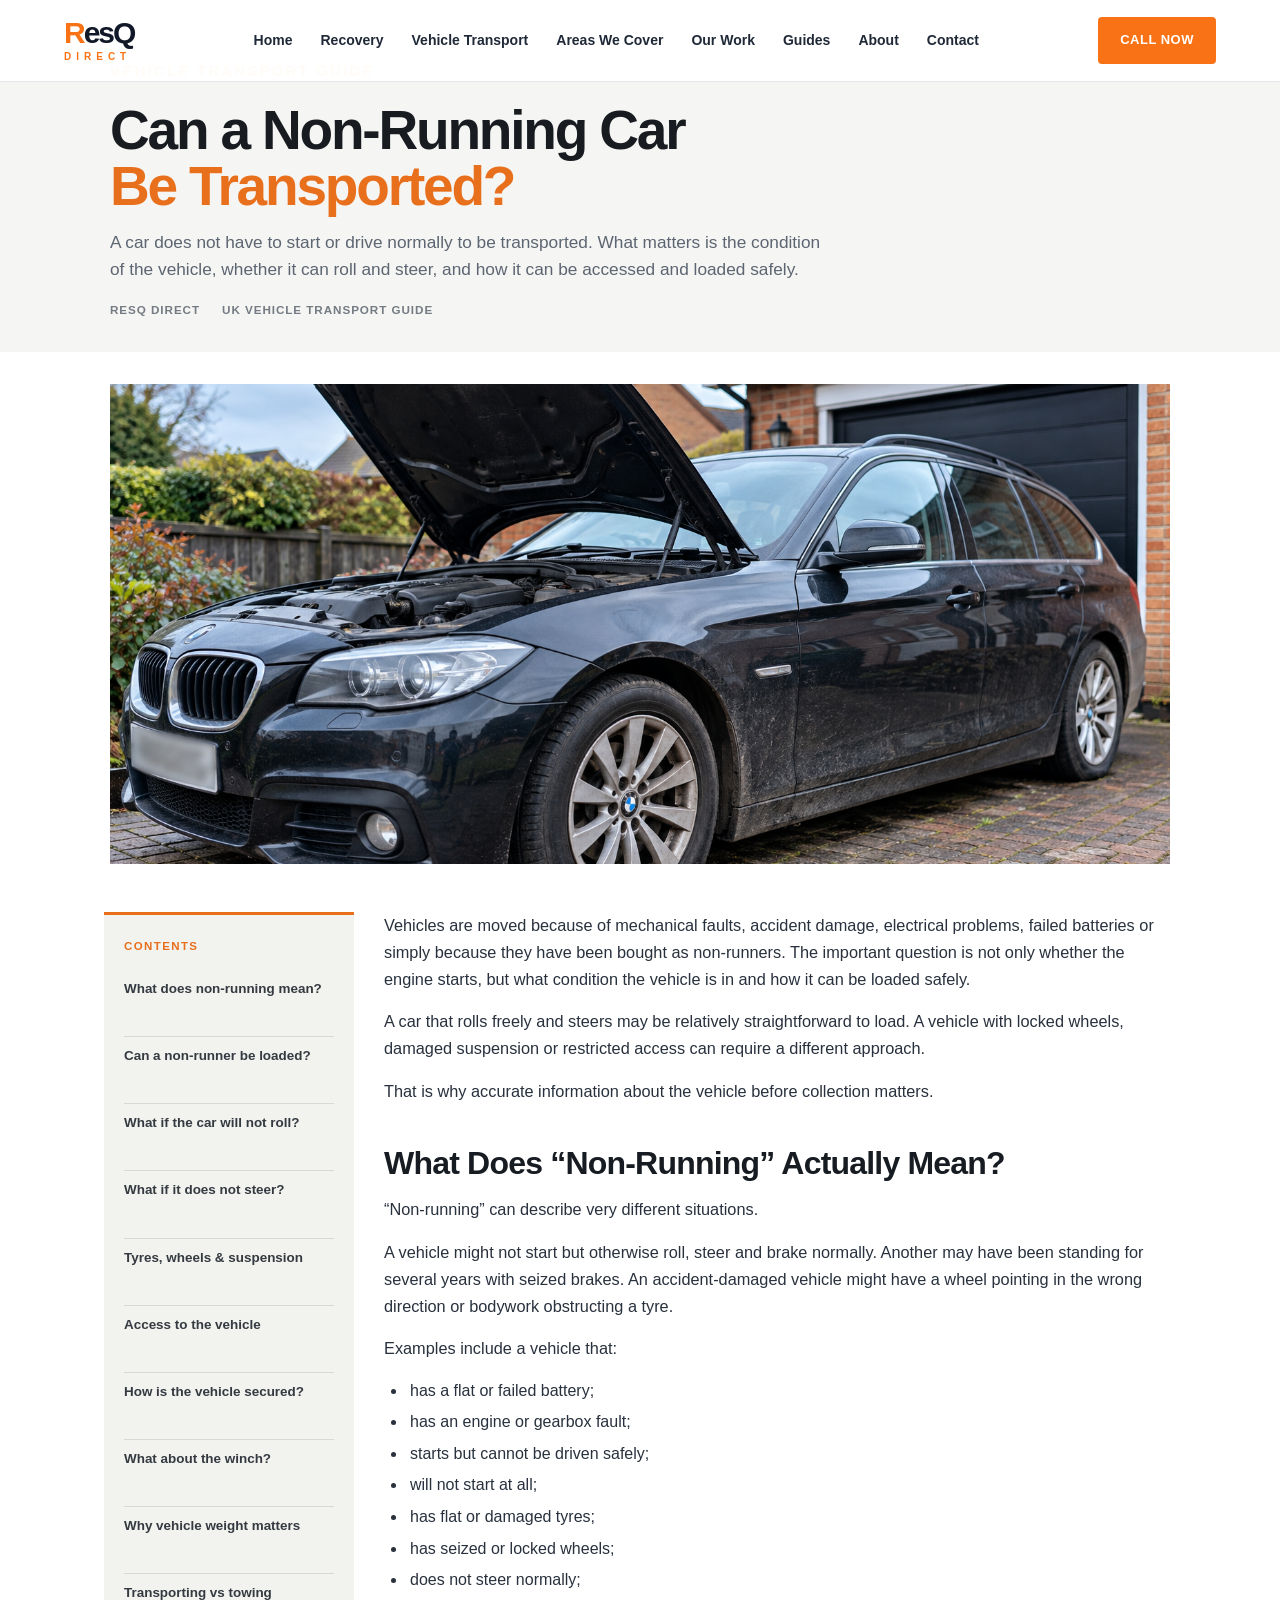
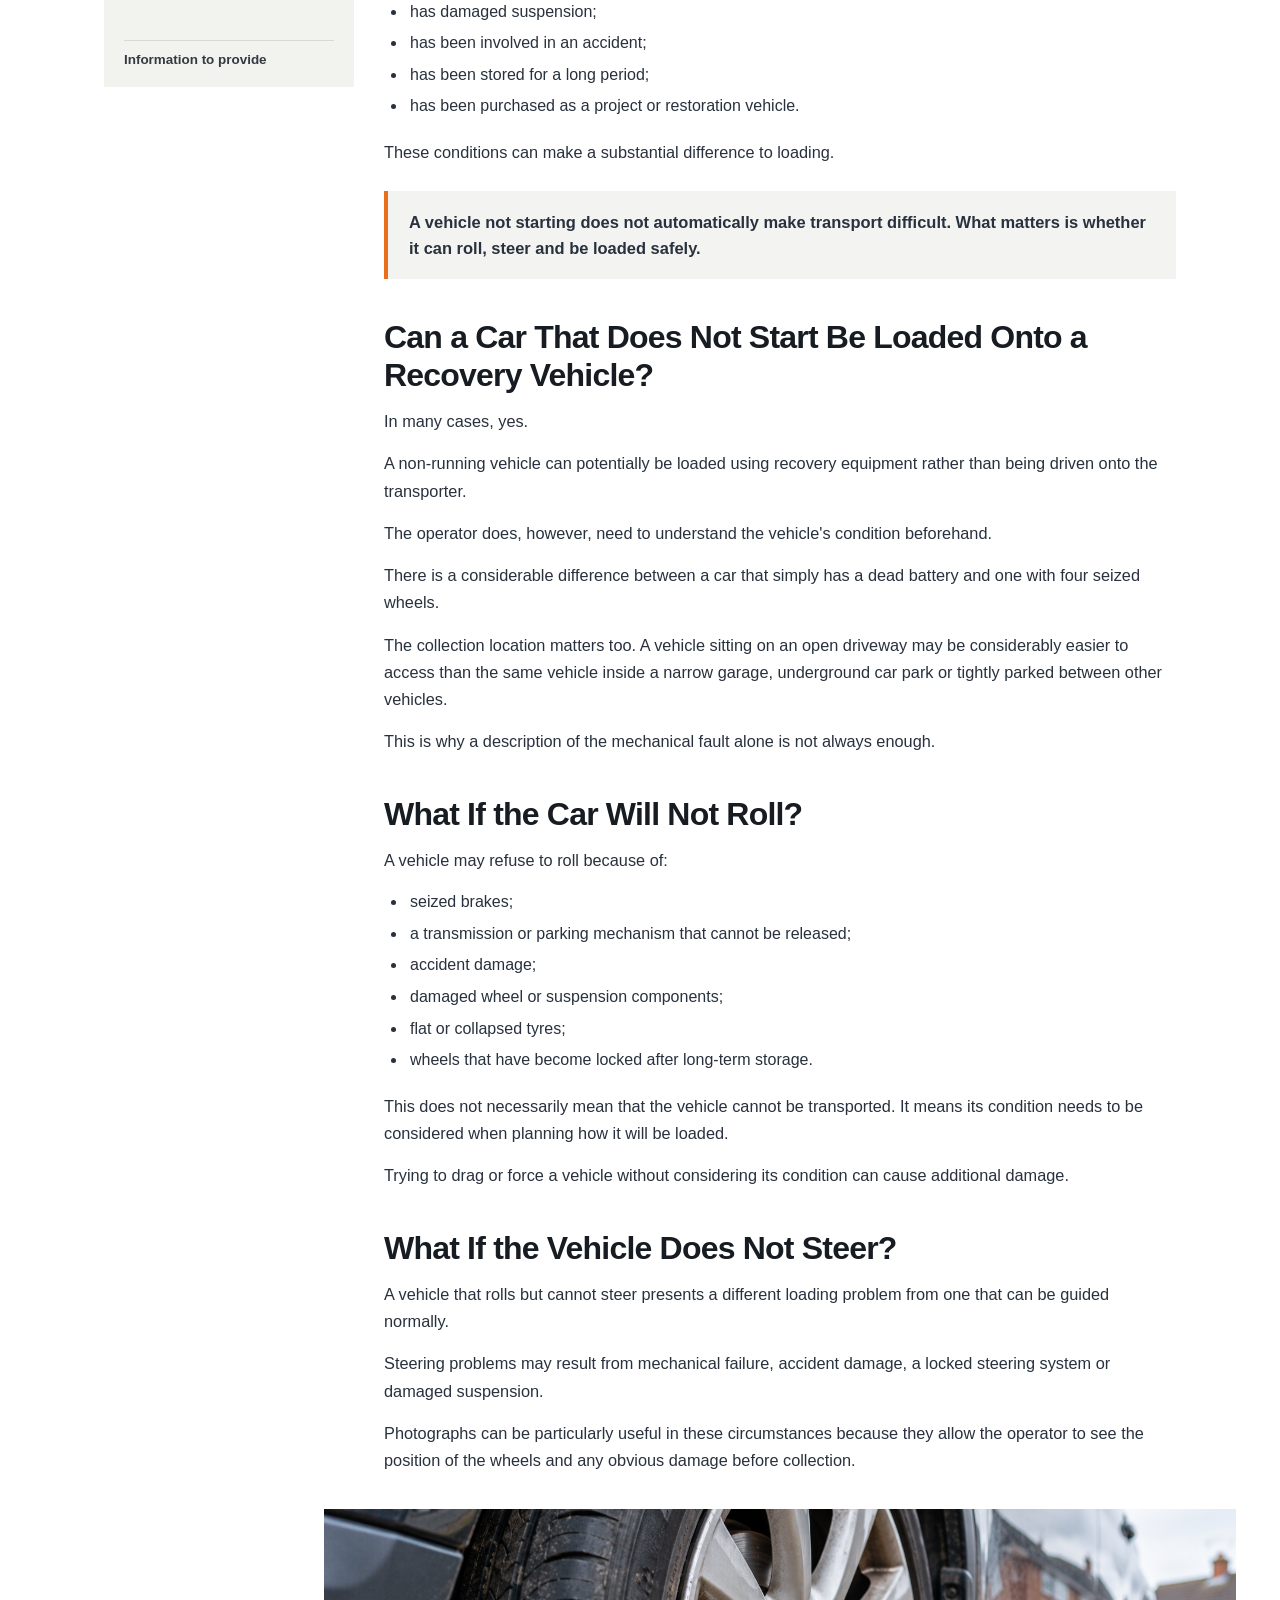
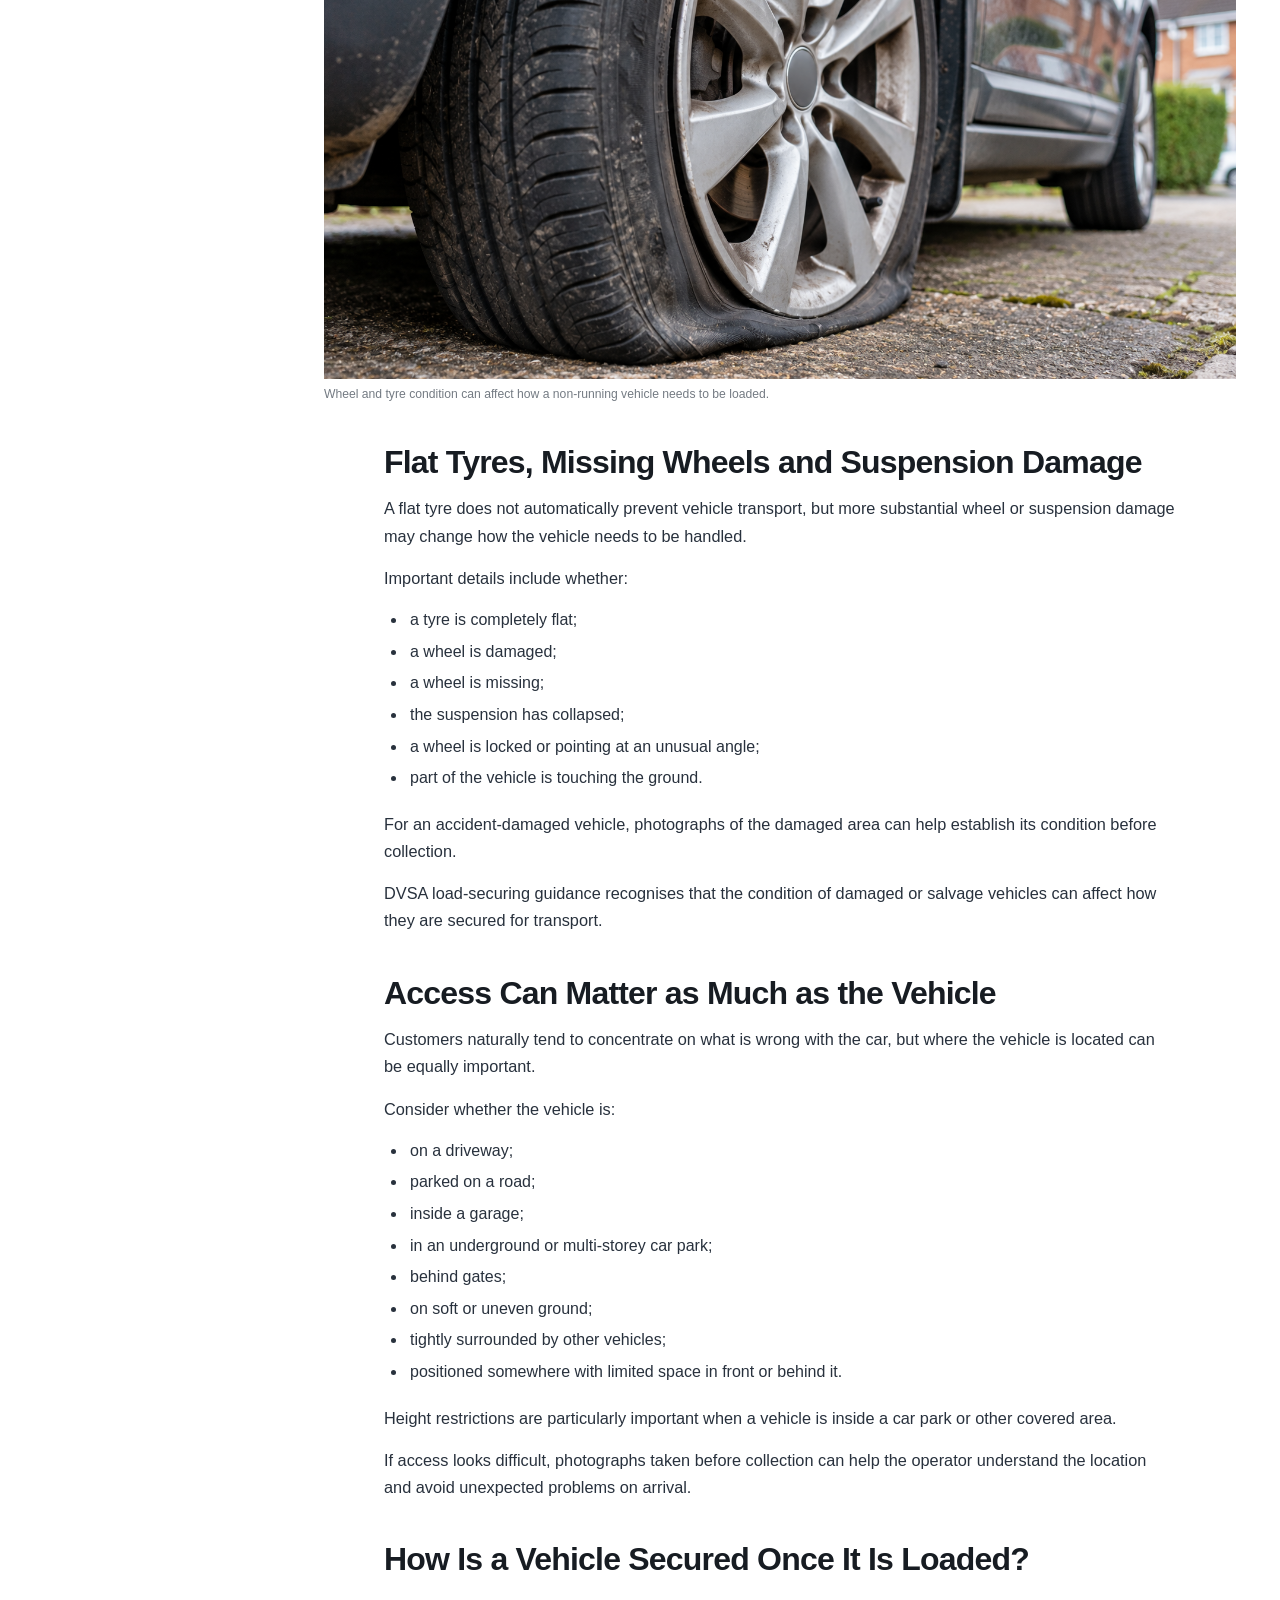
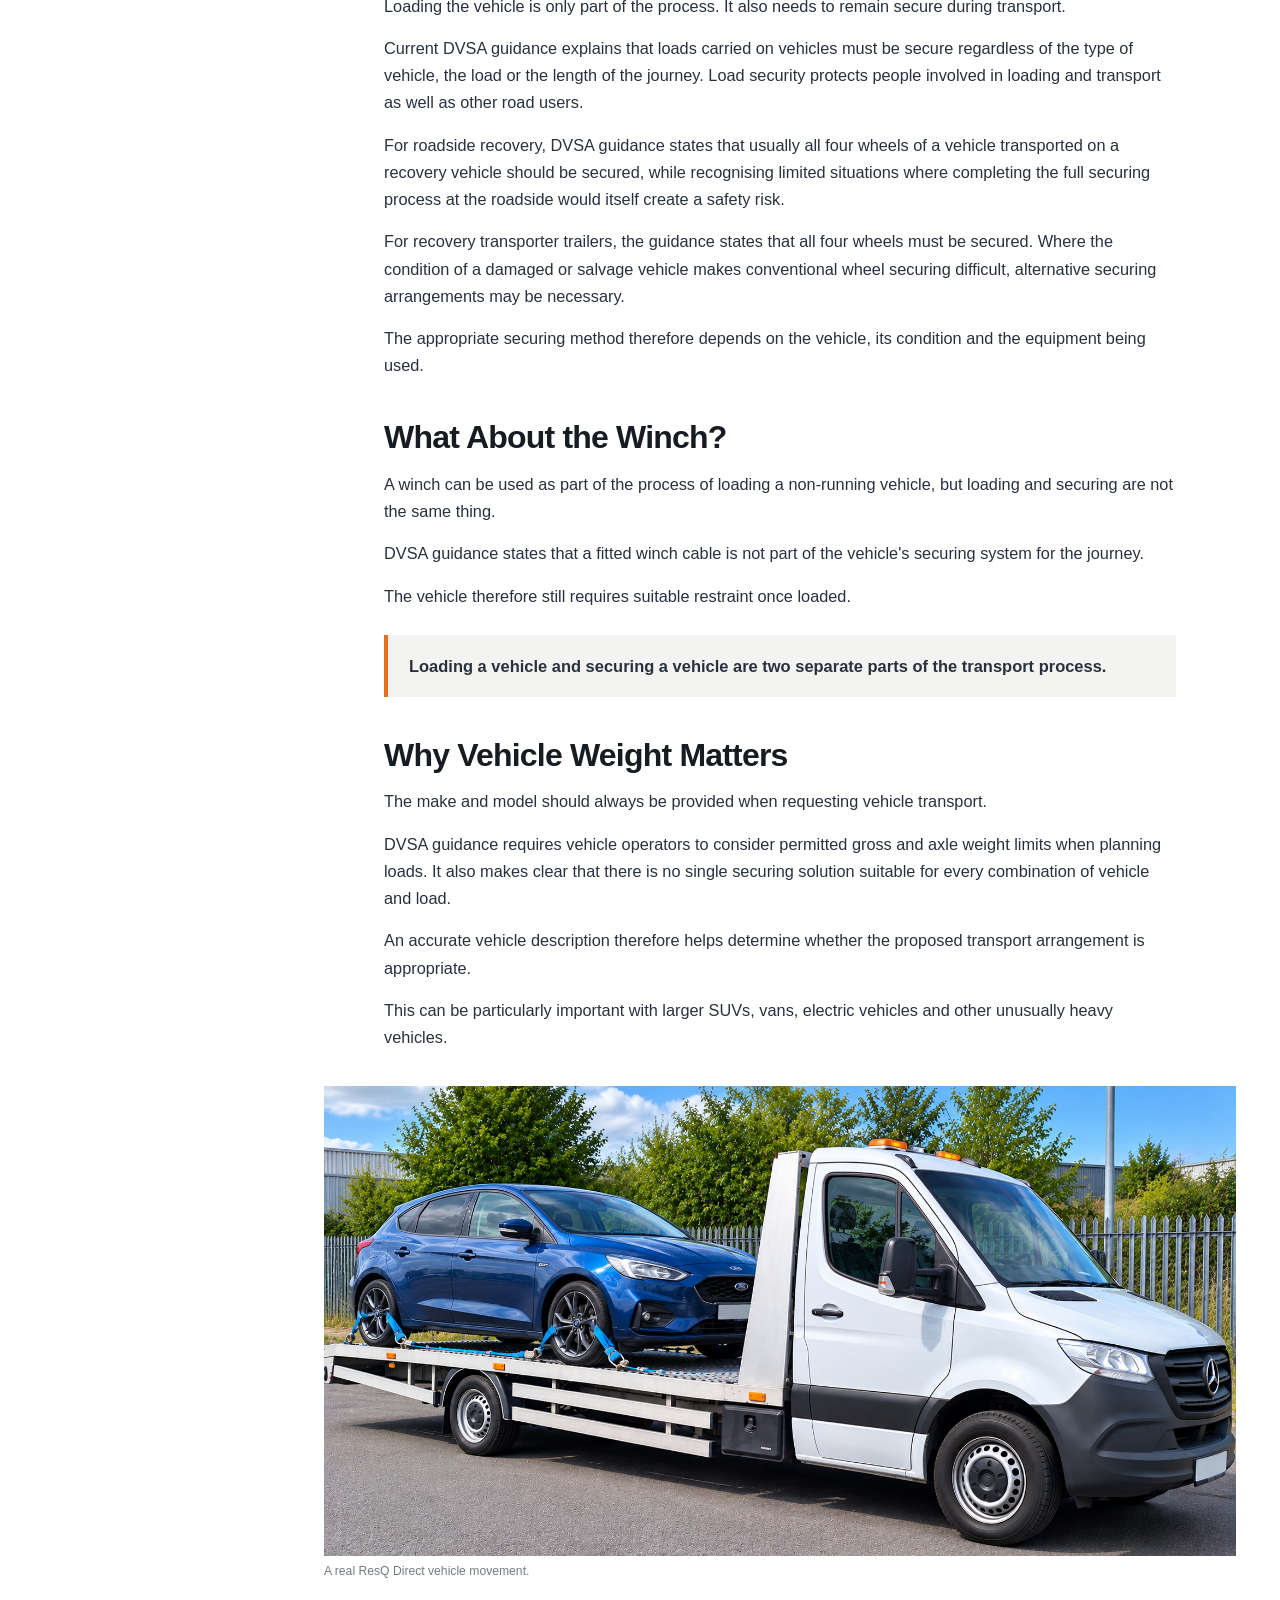
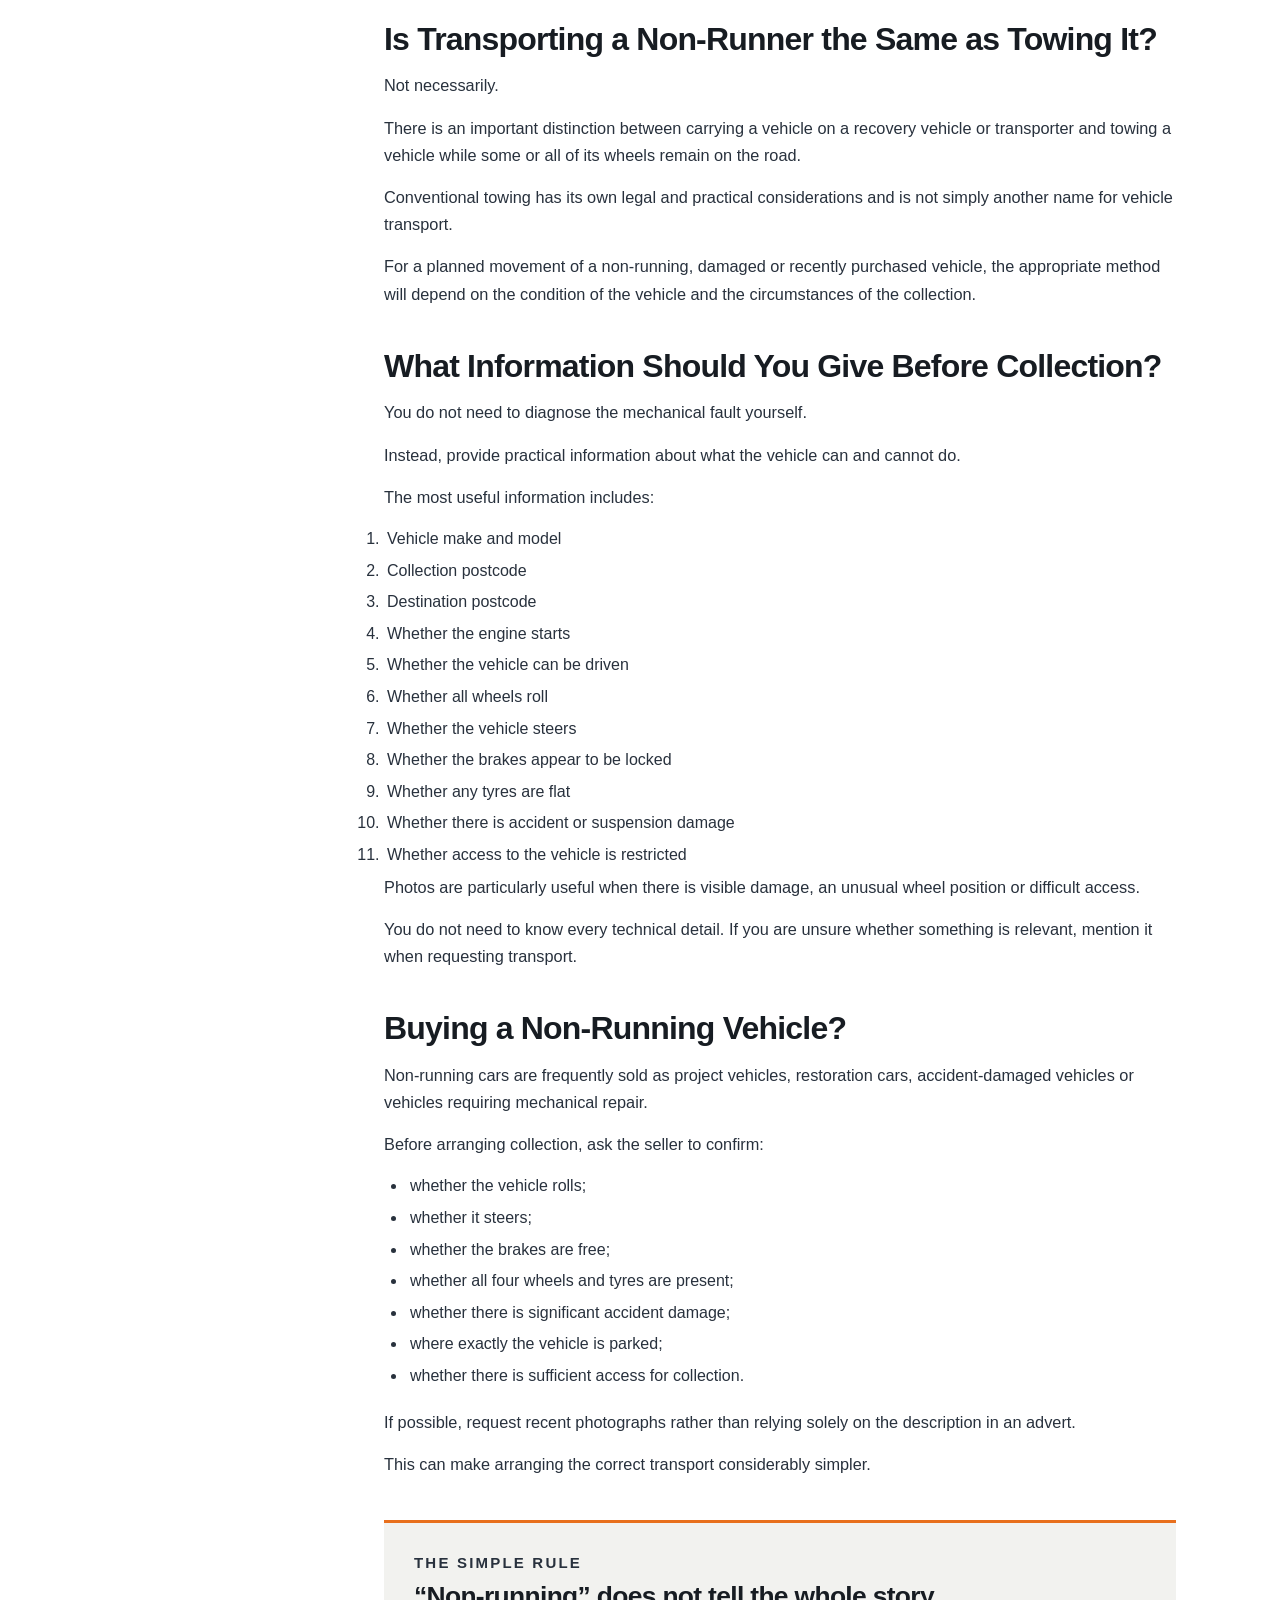
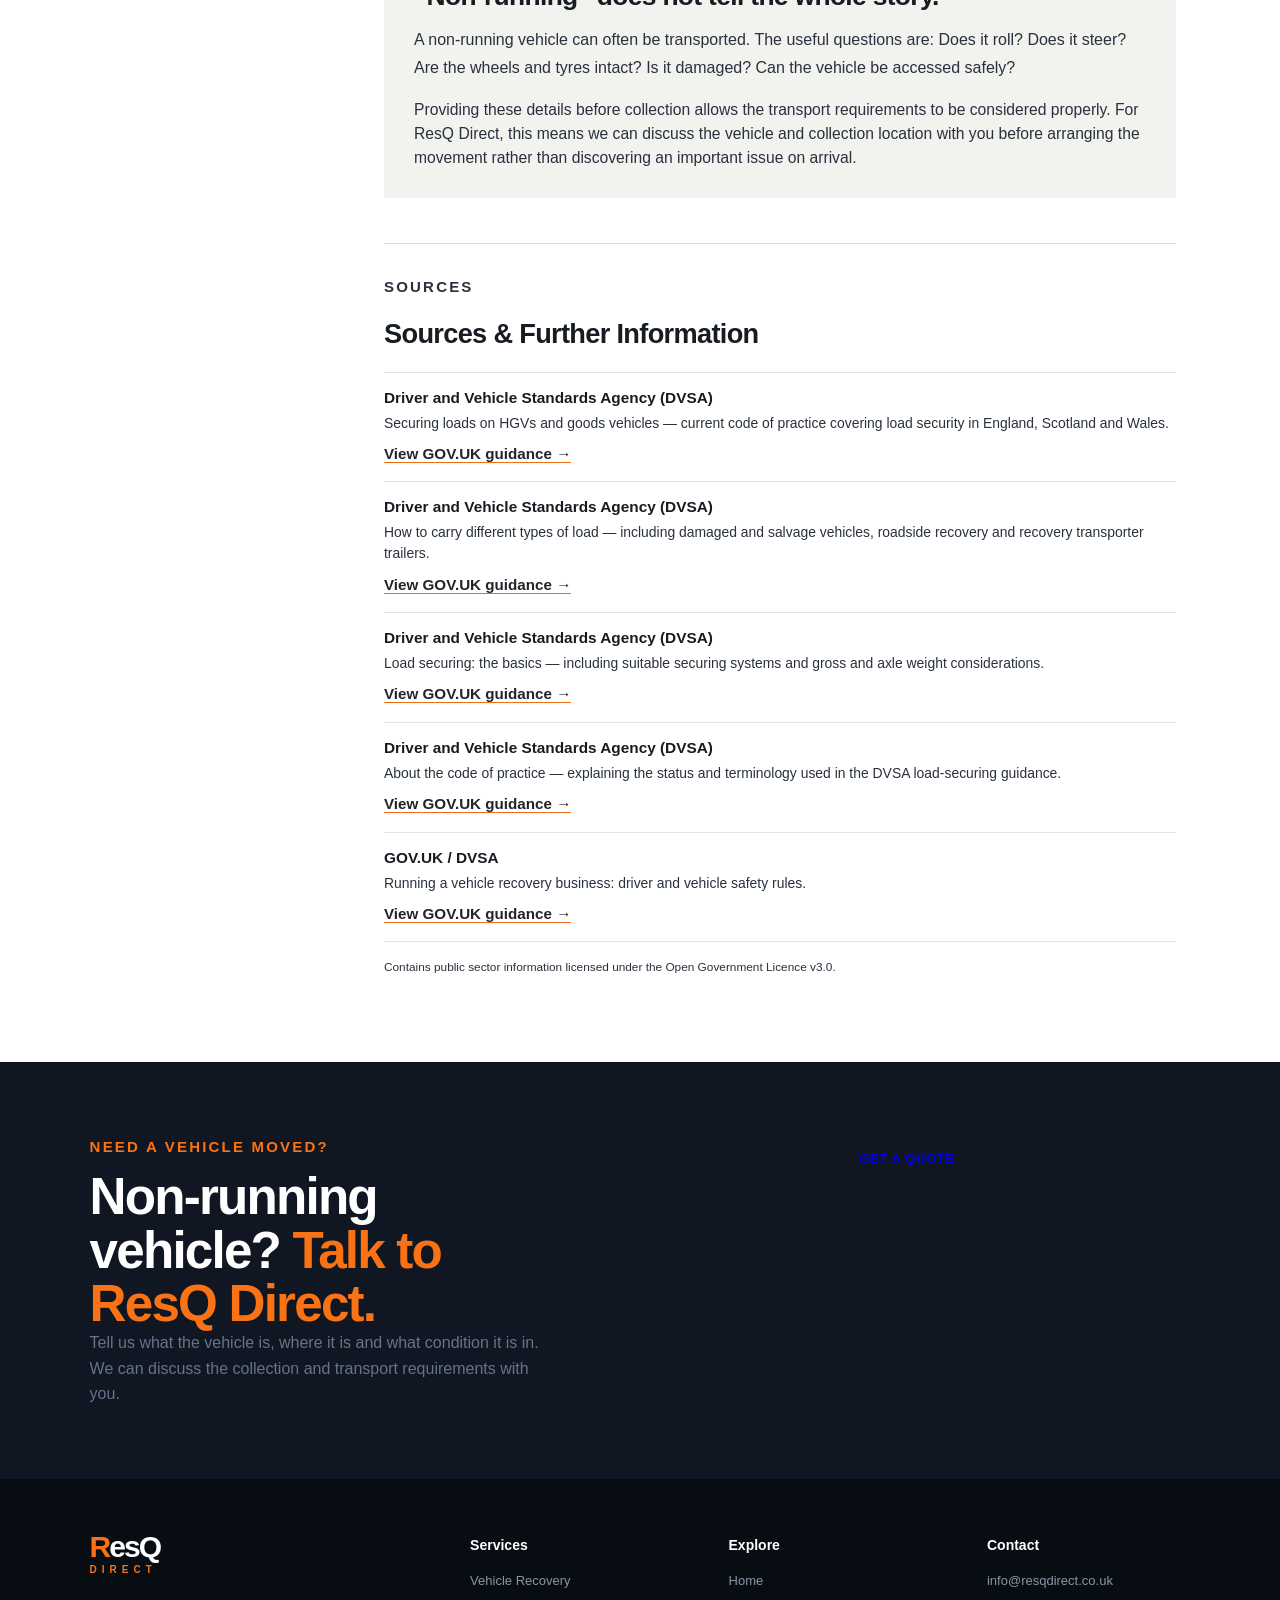
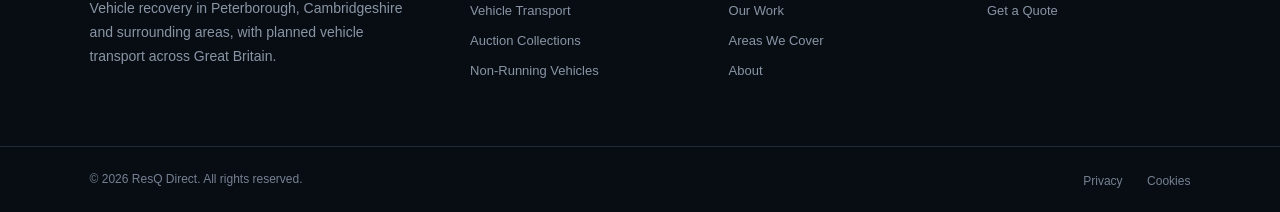
<file: can-a-non-running-car-be-transported.html>
<!DOCTYPE html>
<html lang="en">

<head>
  <meta charset="UTF-8">
  <meta name="viewport" content="width=device-width, initial-scale=1.0">

  
<title>Can a Non-Running Car Be Transported? | ResQ Direct</title>

<meta name="description" content="Can a non-running car be transported? Learn how vehicles with mechanical faults, flat tyres or damaged wheels can be safely collected and transported.">

<link rel="canonical" href="https://resqdirect.co.uk/can-a-non-running-car-be-transported.html">


  <link rel="stylesheet" href="style.css">
</head>

<body class="guide-page">

  <!-- HEADER -->

  <header>

    <a class="logo" href="index.html">
      <span class="logo-resq">ResQ</span>
      <span class="logo-direct">DIRECT</span>
    </a>

    <nav>
  <a href="/#home">Home</a>
  <a href="/#recovery">Recovery</a>
  <a href="/#transport">Vehicle Transport</a>
  <a href="/#areas">Areas We Cover</a>
  <a href="our-work.html">Our Work</a>
  <a href="/#guides">Guides</a>
  <a href="/#about">About</a>
  <a href="/#contact">Contact</a>
</nav>

    <a class="header-call" href="tel:+447710482304">
      CALL NOW
    </a>

  </header>


  <main>

  <!-- =====================================================
       ARTICLE HERO
       ===================================================== -->

  <section class="article-hero">
    <div class="article-hero-content">

      <p class="section-label">VEHICLE TRANSPORT GUIDE</p>

      <h1>
        Can a Non-Running Car
        <span>Be Transported?</span>
      </h1>

      <p class="article-intro">
        A car does not have to start or drive normally to be transported.
        What matters is the condition of the vehicle, whether it can roll
        and steer, and how it can be accessed and loaded safely.
      </p>

      <div class="article-meta">
        <span>ResQ Direct</span>
        <span>UK Vehicle Transport Guide</span>
      </div>

    </div>
  </section>


  <!-- HERO IMAGE -->

  <figure class="article-image-hero">
    <img
      src="images/resqdirect-guide-non-running-car.png"
      alt="Non-running car with its bonnet open on a UK driveway"
    >
  </figure>


  <!-- =====================================================
       ARTICLE + CONTENTS
       ===================================================== -->

  <section class="article-layout">

    <aside class="article-toc">

      <p class="article-toc-title">CONTENTS</p>

      <nav class="article-toc-links">
        <a href="#what-non-running-means">What does non-running mean?</a>
        <a href="#loading">Can a non-runner be loaded?</a>
        <a href="#will-not-roll">What if the car will not roll?</a>
        <a href="#will-not-steer">What if it does not steer?</a>
        <a href="#wheels-damage">Tyres, wheels & suspension</a>
        <a href="#access">Access to the vehicle</a>
        <a href="#securing">How is the vehicle secured?</a>
        <a href="#winch">What about the winch?</a>
        <a href="#weight">Why vehicle weight matters</a>
        <a href="#towing">Transporting vs towing</a>
        <a href="#information">Information to provide</a>
        <a href="#buying">Buying a non-running vehicle</a>
        <a href="#simple-rule">The simple rule</a>
      </nav>

    </aside>


    <article class="article-content">

      <p>
        Vehicles are moved because of mechanical faults, accident damage,
        electrical problems, failed batteries or simply because they have
        been bought as non-runners. The important question is not only
        whether the engine starts, but what condition the vehicle is in
        and how it can be loaded safely.
      </p>

      <p>
        A car that rolls freely and steers may be relatively straightforward
        to load. A vehicle with locked wheels, damaged suspension or restricted
        access can require a different approach.
      </p>

      <p>
        That is why accurate information about the vehicle before collection
        matters.
      </p>


      <!-- WHAT NON-RUNNING MEANS -->

      <h2 id="what-non-running-means">
        What Does “Non-Running” Actually Mean?
      </h2>

      <p>
        “Non-running” can describe very different situations.
      </p>

      <p>
        A vehicle might not start but otherwise roll, steer and brake normally.
        Another may have been standing for several years with seized brakes.
        An accident-damaged vehicle might have a wheel pointing in the wrong
        direction or bodywork obstructing a tyre.
      </p>

      <p>Examples include a vehicle that:</p>

      <ul>
        <li>has a flat or failed battery;</li>
        <li>has an engine or gearbox fault;</li>
        <li>starts but cannot be driven safely;</li>
        <li>will not start at all;</li>
        <li>has flat or damaged tyres;</li>
        <li>has seized or locked wheels;</li>
        <li>does not steer normally;</li>
        <li>has damaged suspension;</li>
        <li>has been involved in an accident;</li>
        <li>has been stored for a long period;</li>
        <li>has been purchased as a project or restoration vehicle.</li>
      </ul>

      <p>
        These conditions can make a substantial difference to loading.
      </p>

      <p class="article-highlight">
        A vehicle not starting does not automatically make transport difficult.
        What matters is whether it can roll, steer and be loaded safely.
      </p>


      <!-- LOADING -->

      <h2 id="loading">
        Can a Car That Does Not Start Be Loaded Onto a Recovery Vehicle?
      </h2>

      <p>
        In many cases, yes.
      </p>

      <p>
        A non-running vehicle can potentially be loaded using recovery
        equipment rather than being driven onto the transporter.
      </p>

      <p>
        The operator does, however, need to understand the vehicle's
        condition beforehand.
      </p>

      <p>
        There is a considerable difference between a car that simply has
        a dead battery and one with four seized wheels.
      </p>

      <p>
        The collection location matters too. A vehicle sitting on an open
        driveway may be considerably easier to access than the same vehicle
        inside a narrow garage, underground car park or tightly parked
        between other vehicles.
      </p>

      <p>
        This is why a description of the mechanical fault alone is not
        always enough.
      </p>


      <!-- WILL NOT ROLL -->

      <h2 id="will-not-roll">
        What If the Car Will Not Roll?
      </h2>

      <p>A vehicle may refuse to roll because of:</p>

      <ul>
        <li>seized brakes;</li>
        <li>a transmission or parking mechanism that cannot be released;</li>
        <li>accident damage;</li>
        <li>damaged wheel or suspension components;</li>
        <li>flat or collapsed tyres;</li>
        <li>wheels that have become locked after long-term storage.</li>
      </ul>

      <p>
        This does not necessarily mean that the vehicle cannot be transported.
        It means its condition needs to be considered when planning how it
        will be loaded.
      </p>

      <p>
        Trying to drag or force a vehicle without considering its condition
        can cause additional damage.
      </p>


      <!-- WILL NOT STEER -->

      <h2 id="will-not-steer">
        What If the Vehicle Does Not Steer?
      </h2>

      <p>
        A vehicle that rolls but cannot steer presents a different loading
        problem from one that can be guided normally.
      </p>

      <p>
        Steering problems may result from mechanical failure, accident damage,
        a locked steering system or damaged suspension.
      </p>

      <p>
        Photographs can be particularly useful in these circumstances because
        they allow the operator to see the position of the wheels and any
        obvious damage before collection.
      </p>


      <!-- FLAT TYRE IMAGE -->

      <figure class="article-inline-image">
        <img
          src="images/resqdirect-guide-flat-tyre.png"
          alt="Close view of a vehicle with a completely flat tyre"
        >
        <figcaption>
          Wheel and tyre condition can affect how a non-running vehicle
          needs to be loaded.
        </figcaption>
      </figure>


      <!-- TYRES / WHEELS / SUSPENSION -->

      <h2 id="wheels-damage">
        Flat Tyres, Missing Wheels and Suspension Damage
      </h2>

      <p>
        A flat tyre does not automatically prevent vehicle transport, but
        more substantial wheel or suspension damage may change how the
        vehicle needs to be handled.
      </p>

      <p>Important details include whether:</p>

      <ul>
        <li>a tyre is completely flat;</li>
        <li>a wheel is damaged;</li>
        <li>a wheel is missing;</li>
        <li>the suspension has collapsed;</li>
        <li>a wheel is locked or pointing at an unusual angle;</li>
        <li>part of the vehicle is touching the ground.</li>
      </ul>

      <p>
        For an accident-damaged vehicle, photographs of the damaged area
        can help establish its condition before collection.
      </p>

      <p>
        DVSA load-securing guidance recognises that the condition of damaged
        or salvage vehicles can affect how they are secured for transport.
      </p>


      <!-- ACCESS -->

      <h2 id="access">
        Access Can Matter as Much as the Vehicle
      </h2>

      <p>
        Customers naturally tend to concentrate on what is wrong with the
        car, but where the vehicle is located can be equally important.
      </p>

      <p>Consider whether the vehicle is:</p>

      <ul>
        <li>on a driveway;</li>
        <li>parked on a road;</li>
        <li>inside a garage;</li>
        <li>in an underground or multi-storey car park;</li>
        <li>behind gates;</li>
        <li>on soft or uneven ground;</li>
        <li>tightly surrounded by other vehicles;</li>
        <li>positioned somewhere with limited space in front or behind it.</li>
      </ul>

      <p>
        Height restrictions are particularly important when a vehicle is
        inside a car park or other covered area.
      </p>

      <p>
        If access looks difficult, photographs taken before collection can
        help the operator understand the location and avoid unexpected
        problems on arrival.
      </p>


      <!-- SECURING -->

      <h2 id="securing">
        How Is a Vehicle Secured Once It Is Loaded?
      </h2>

      <p>
        Loading the vehicle is only part of the process. It also needs to
        remain secure during transport.
      </p>

      <p>
        Current DVSA guidance explains that loads carried on vehicles must
        be secure regardless of the type of vehicle, the load or the length
        of the journey. Load security protects people involved in loading
        and transport as well as other road users.
      </p>

      <p>
        For roadside recovery, DVSA guidance states that usually all four
        wheels of a vehicle transported on a recovery vehicle should be
        secured, while recognising limited situations where completing the
        full securing process at the roadside would itself create a safety
        risk.
      </p>

      <p>
        For recovery transporter trailers, the guidance states that all four
        wheels must be secured. Where the condition of a damaged or salvage
        vehicle makes conventional wheel securing difficult, alternative
        securing arrangements may be necessary.
      </p>

      <p>
        The appropriate securing method therefore depends on the vehicle,
        its condition and the equipment being used.
      </p>


      <!-- WINCH -->

      <h2 id="winch">
        What About the Winch?
      </h2>

      <p>
        A winch can be used as part of the process of loading a non-running
        vehicle, but loading and securing are not the same thing.
      </p>

      <p>
        DVSA guidance states that a fitted winch cable is not part of the
        vehicle's securing system for the journey.
      </p>

      <p>
        The vehicle therefore still requires suitable restraint once loaded.
      </p>

      <p class="article-highlight">
        Loading a vehicle and securing a vehicle are two separate parts of
        the transport process.
      </p>


      <!-- WEIGHT -->

      <h2 id="weight">
        Why Vehicle Weight Matters
      </h2>

      <p>
        The make and model should always be provided when requesting vehicle
        transport.
      </p>

      <p>
        DVSA guidance requires vehicle operators to consider permitted gross
        and axle weight limits when planning loads. It also makes clear that
        there is no single securing solution suitable for every combination
        of vehicle and load.
      </p>

      <p>
        An accurate vehicle description therefore helps determine whether
        the proposed transport arrangement is appropriate.
      </p>

      <p>
        This can be particularly important with larger SUVs, vans, electric
        vehicles and other unusually heavy vehicles.
      </p>


      <!-- REAL RESQ DIRECT IMAGE -->

      <figure class="article-inline-image">
        <img
          src="images/resqdirect-real-ford-vehicle-recovery.png"
          alt="Vehicle loaded on ResQ Direct recovery equipment"
        >
        <figcaption>
          A real ResQ Direct vehicle movement.
        </figcaption>
      </figure>


      <!-- TOWING -->

      <h2 id="towing">
        Is Transporting a Non-Runner the Same as Towing It?
      </h2>

      <p>
        Not necessarily.
      </p>

      <p>
        There is an important distinction between carrying a vehicle on a
        recovery vehicle or transporter and towing a vehicle while some or
        all of its wheels remain on the road.
      </p>

      <p>
        Conventional towing has its own legal and practical considerations
        and is not simply another name for vehicle transport.
      </p>

      <p>
        For a planned movement of a non-running, damaged or recently
        purchased vehicle, the appropriate method will depend on the
        condition of the vehicle and the circumstances of the collection.
      </p>


      <!-- INFORMATION -->

      <h2 id="information">
        What Information Should You Give Before Collection?
      </h2>

      <p>
        You do not need to diagnose the mechanical fault yourself.
      </p>

      <p>
        Instead, provide practical information about what the vehicle can
        and cannot do.
      </p>

      <p>The most useful information includes:</p>

      <ol>
        <li>Vehicle make and model</li>
        <li>Collection postcode</li>
        <li>Destination postcode</li>
        <li>Whether the engine starts</li>
        <li>Whether the vehicle can be driven</li>
        <li>Whether all wheels roll</li>
        <li>Whether the vehicle steers</li>
        <li>Whether the brakes appear to be locked</li>
        <li>Whether any tyres are flat</li>
        <li>Whether there is accident or suspension damage</li>
        <li>Whether access to the vehicle is restricted</li>
      </ol>

      <p>
        Photos are particularly useful when there is visible damage, an
        unusual wheel position or difficult access.
      </p>

      <p>
        You do not need to know every technical detail. If you are unsure
        whether something is relevant, mention it when requesting transport.
      </p>


      <!-- BUYING -->

      <h2 id="buying">
        Buying a Non-Running Vehicle?
      </h2>

      <p>
        Non-running cars are frequently sold as project vehicles, restoration
        cars, accident-damaged vehicles or vehicles requiring mechanical
        repair.
      </p>

      <p>Before arranging collection, ask the seller to confirm:</p>

      <ul>
        <li>whether the vehicle rolls;</li>
        <li>whether it steers;</li>
        <li>whether the brakes are free;</li>
        <li>whether all four wheels and tyres are present;</li>
        <li>whether there is significant accident damage;</li>
        <li>where exactly the vehicle is parked;</li>
        <li>whether there is sufficient access for collection.</li>
      </ul>

      <p>
        If possible, request recent photographs rather than relying solely
        on the description in an advert.
      </p>

      <p>
        This can make arranging the correct transport considerably simpler.
      </p>


      <!-- SUMMARY -->

      <section class="article-summary" id="simple-rule">

        <p class="section-label">THE SIMPLE RULE</p>

        <h2>
          “Non-running” does not tell the whole story.
        </h2>

        <p>
          A non-running vehicle can often be transported. The useful questions
          are: Does it roll? Does it steer? Are the wheels and tyres intact?
          Is it damaged? Can the vehicle be accessed safely?
        </p>

        <p>
          Providing these details before collection allows the transport
          requirements to be considered properly. For ResQ Direct, this means
          we can discuss the vehicle and collection location with you before
          arranging the movement rather than discovering an important issue
          on arrival.
        </p>

      </section>


      <!-- SOURCES -->

      <section class="article-sources">

        <p class="section-label">SOURCES</p>

        <h2>Sources & Further Information</h2>

        <div class="article-source">
          <h3>Driver and Vehicle Standards Agency (DVSA)</h3>
          <p>
            Securing loads on HGVs and goods vehicles — current code of
            practice covering load security in England, Scotland and Wales.
          </p>
          <a
            href="https://www.gov.uk/guidance/securing-loads-on-hgvs-and-goods-vehicles"
            target="_blank"
            rel="noopener noreferrer"
          >
            View GOV.UK guidance →
          </a>
        </div>

        <div class="article-source">
          <h3>Driver and Vehicle Standards Agency (DVSA)</h3>
          <p>
            How to carry different types of load — including damaged and
            salvage vehicles, roadside recovery and recovery transporter
            trailers.
          </p>
          <a
            href="https://www.gov.uk/guidance/securing-loads-on-hgvs-and-goods-vehicles/6-how-to-carry-different-types-of-load-in-hgvs-and-goods-vehicles"
            target="_blank"
            rel="noopener noreferrer"
          >
            View GOV.UK guidance →
          </a>
        </div>

        <div class="article-source">
          <h3>Driver and Vehicle Standards Agency (DVSA)</h3>
          <p>
            Load securing: the basics — including suitable securing systems
            and gross and axle weight considerations.
          </p>
          <a
            href="https://www.gov.uk/guidance/securing-loads-on-hgvs-and-goods-vehicles/2-load-securing-the-basics"
            target="_blank"
            rel="noopener noreferrer"
          >
            View GOV.UK guidance →
          </a>
        </div>

        <div class="article-source">
          <h3>Driver and Vehicle Standards Agency (DVSA)</h3>
          <p>
            About the code of practice — explaining the status and terminology
            used in the DVSA load-securing guidance.
          </p>
          <a
            href="https://www.gov.uk/guidance/securing-loads-on-hgvs-and-goods-vehicles/about-the-code-of-practice"
            target="_blank"
            rel="noopener noreferrer"
          >
            View GOV.UK guidance →
          </a>
        </div>

        <div class="article-source">
          <h3>GOV.UK / DVSA</h3>
          <p>
            Running a vehicle recovery business: driver and vehicle safety
            rules.
          </p>
          <a
            href="https://www.gov.uk/government/publications/guide-for-recovery-operations"
            target="_blank"
            rel="noopener noreferrer"
          >
            View GOV.UK guidance →
          </a>
        </div>

        <p class="article-licence">
          Contains public sector information licensed under the Open
          Government Licence v3.0.
        </p>

      </section>

    </article>

  </section>


  <!-- =====================================================
       ARTICLE CTA
       ===================================================== -->

  <section class="portfolio-cta article-cta">

    <div>
      <p class="section-label">NEED A VEHICLE MOVED?</p>

      <h2>
        Non-running vehicle?
        <span>Talk to ResQ Direct.</span>
      </h2>

      <p>
        Tell us what the vehicle is, where it is and what condition it is in.
        We can discuss the collection and transport requirements with you.
      </p>
    </div>

    <a href="/#contact" class="btn btn-orange">
      GET A QUOTE
    </a>

  </section>

</main>


  <!-- FOOTER -->

  <footer>

    <div class="footer-main">

      <div class="footer-brand">

        <a class="logo footer-logo" href="index.html">
          <span class="logo-resq">ResQ</span>
          <span class="logo-direct">DIRECT</span>
        </a>

        <p>
          Vehicle recovery in Peterborough, Cambridgeshire and
          surrounding areas, with planned vehicle transport across
          Great Britain.
        </p>

      </div>


      <div class="footer-column">

        <h3>Services</h3>

        <a href="/#recovery">Vehicle Recovery</a>
        <a href="/#transport">Vehicle Transport</a>
        <a href="/#transport">Auction Collections</a>
        <a href="/#transport">Non-Running Vehicles</a>

      </div>


      <div class="footer-column">

        <h3>Explore</h3>

        <a href="index.html">Home</a>
        <a href="our-work.html">Our Work</a>
        <a href="/#areas">Areas We Cover</a>
        <a href="/#about">About</a>

      </div>


      <div class="footer-column">

        <h3>Contact</h3>

        <a href="mailto:info@resqdirect.co.uk">
          info@resqdirect.co.uk
        </a>

        <a href="/#contact">
          Get a Quote
        </a>

      </div>

    </div>


    <div class="footer-bottom">

      <p>© 2026 ResQ Direct. All rights reserved.</p>

      <div>
        <a href="#">Privacy</a>
        <a href="#">Cookies</a>
      </div>

    </div>

  </footer>

</body>

</html>
</file>
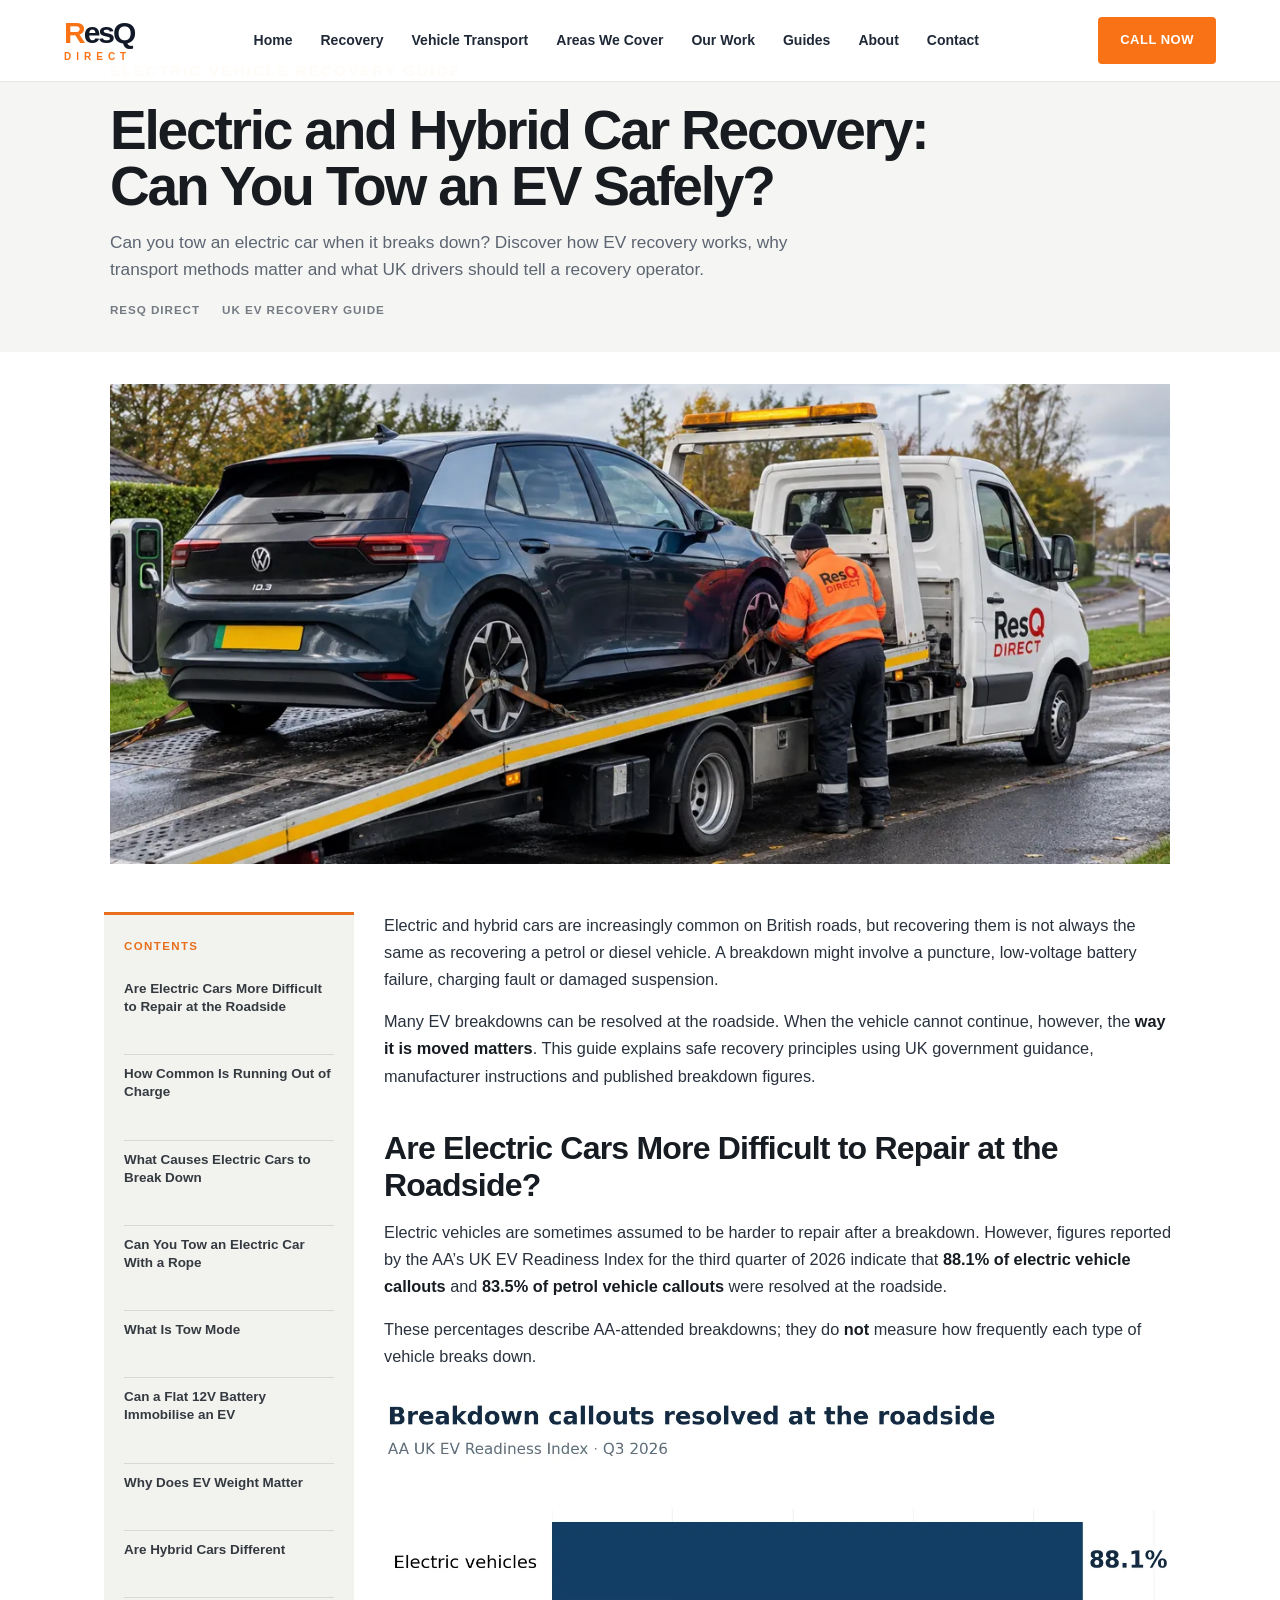
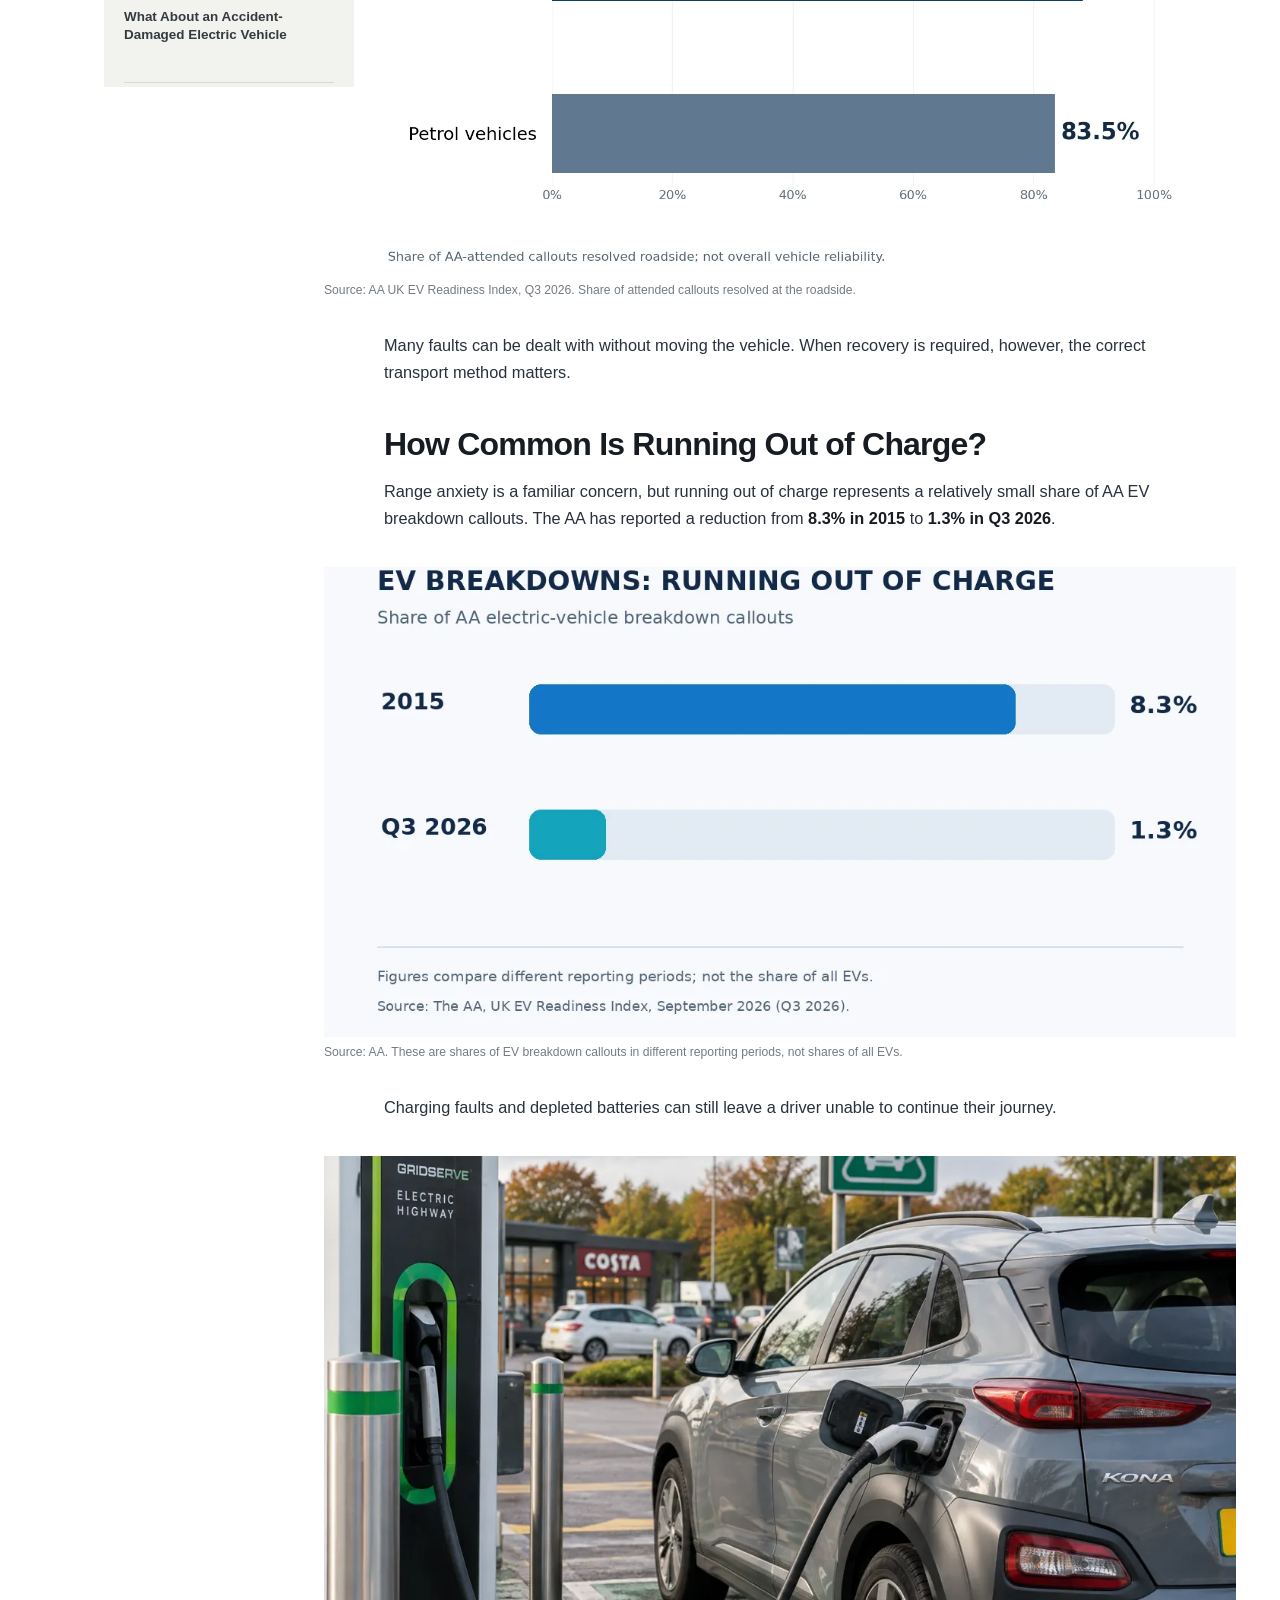
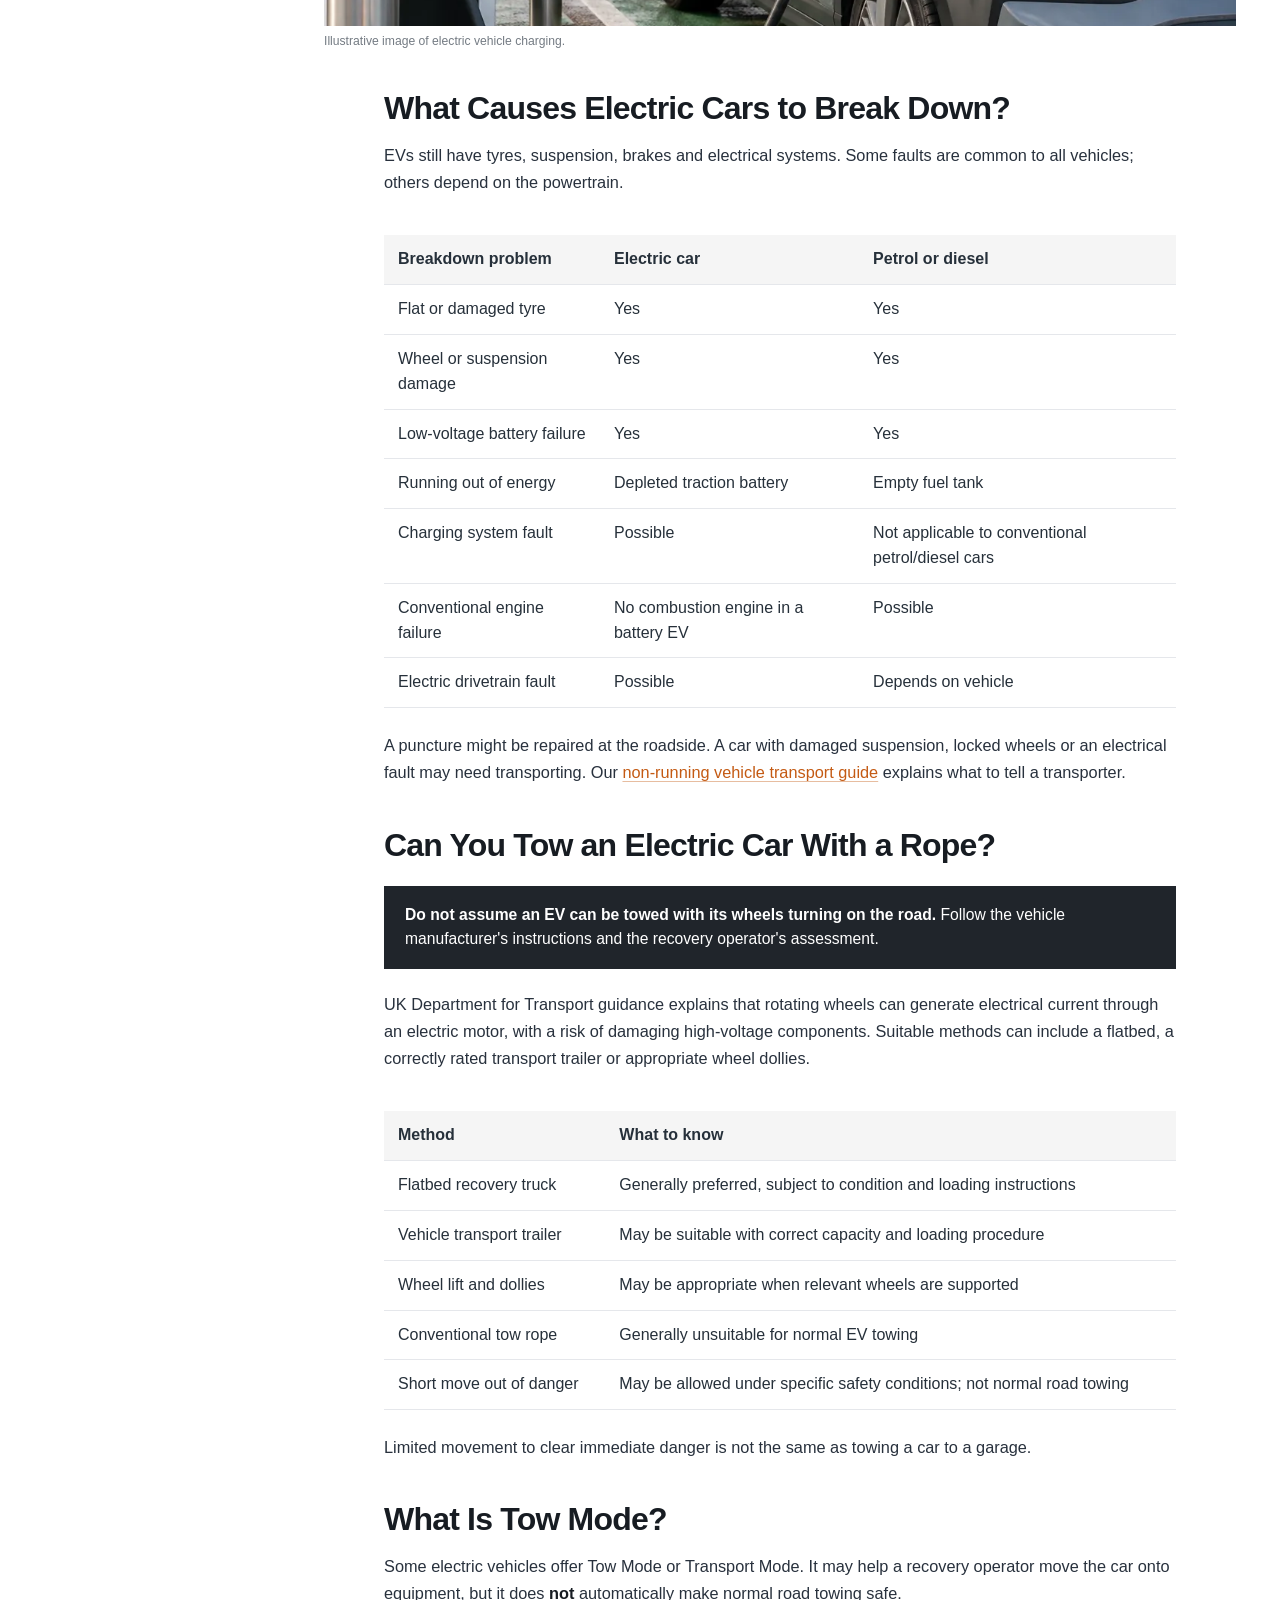
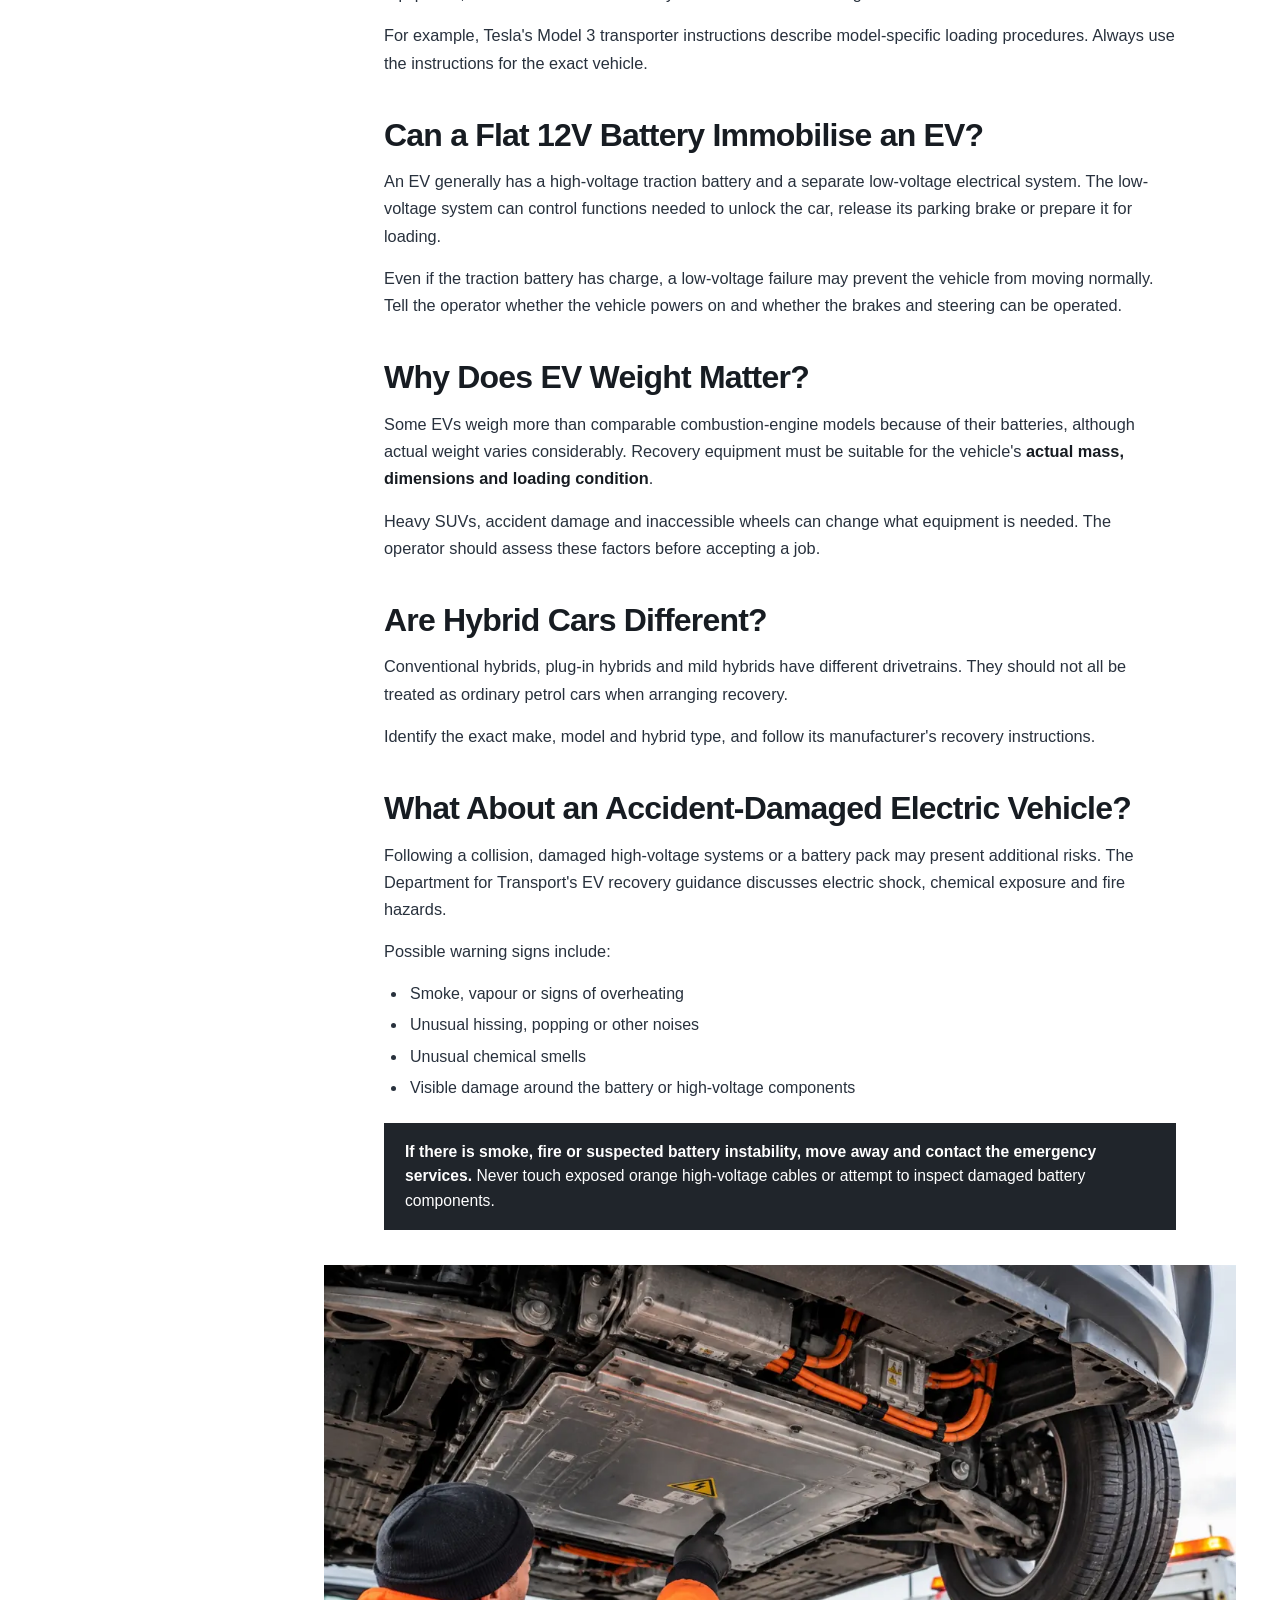
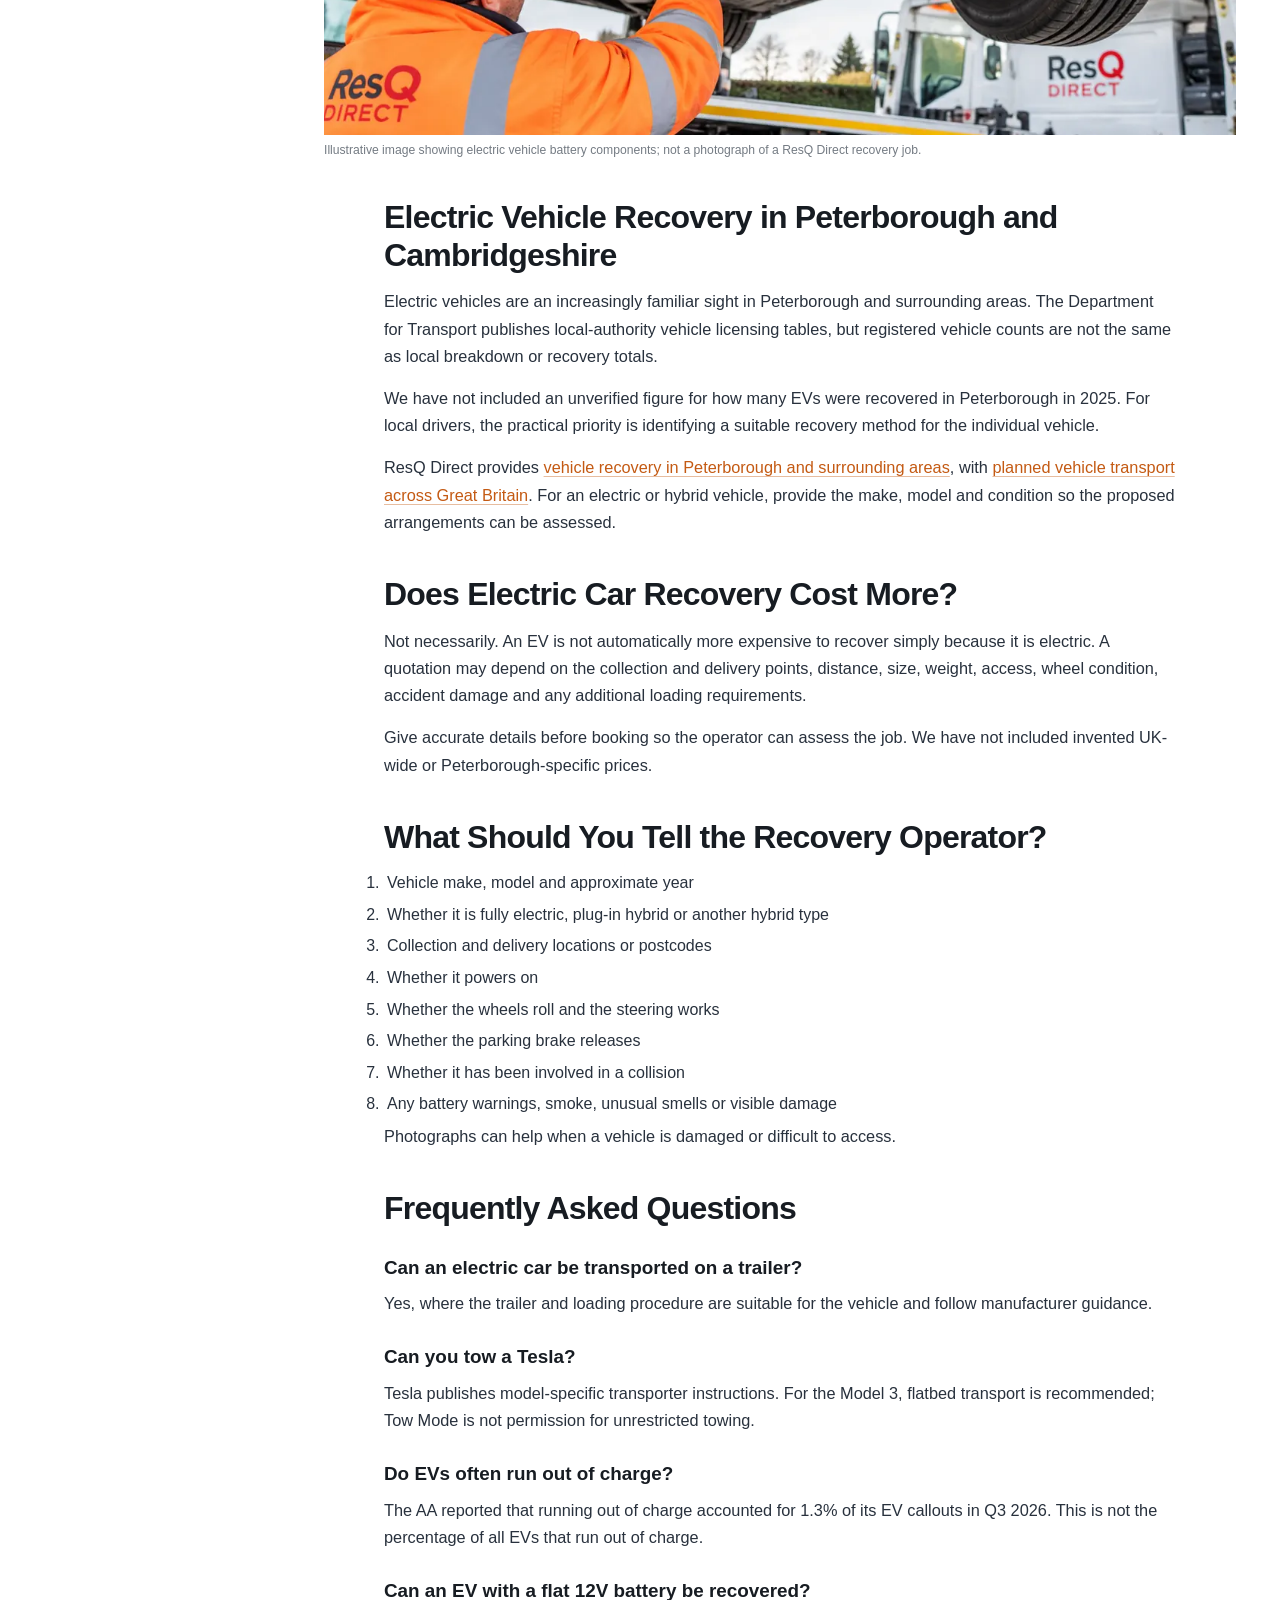
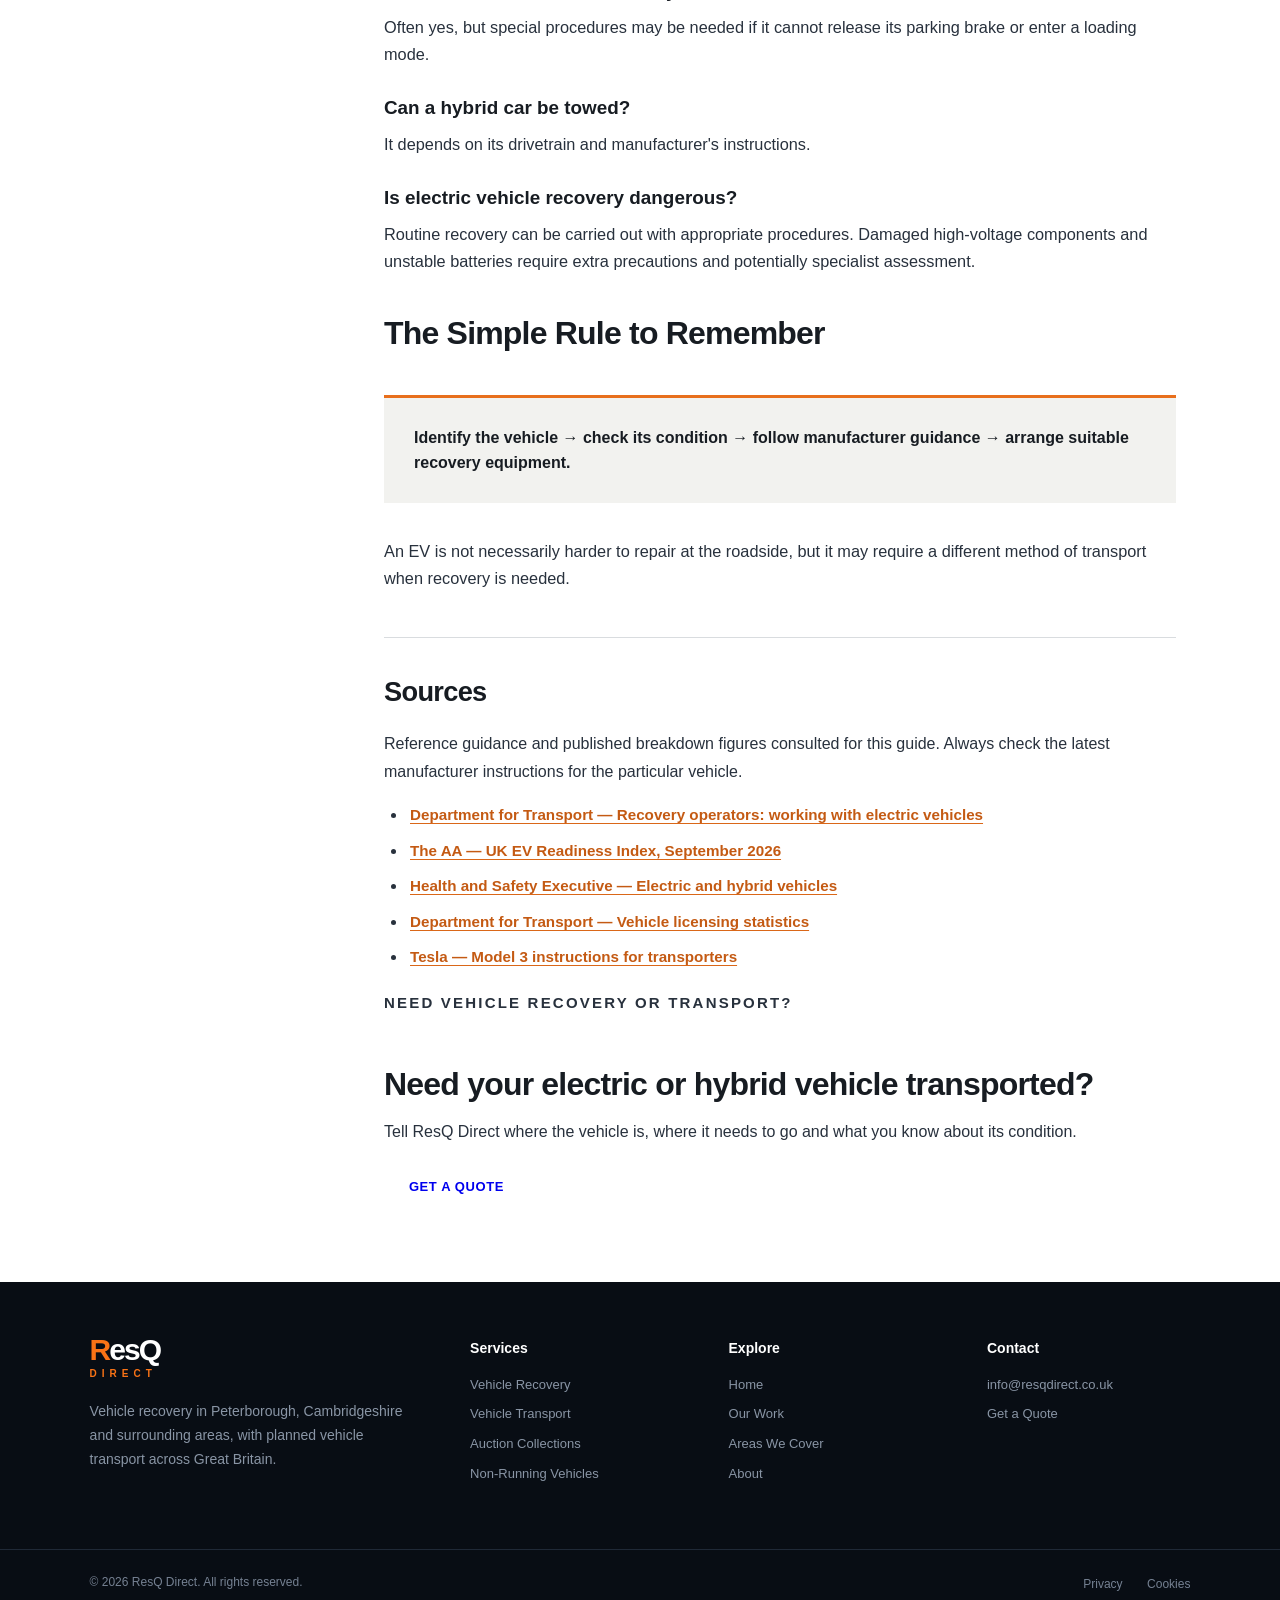
<file: electric-hybrid-car-recovery.html>
<!DOCTYPE html>
<html lang="en-GB">
<head>
<meta charset="utf-8"/>
<meta content="width=device-width, initial-scale=1.0" name="viewport"/>
<title>Electric Car Recovery &amp; Hybrid Towing Guide | ResQ Direct</title>
<meta content="Can you tow an electric car? Learn about safe EV and hybrid recovery, flatbed transport, breakdown statistics and vehicle recovery in Peterborough." name="description"/>
<link href="https://resqdirect.co.uk/electric-hybrid-car-recovery.html" rel="canonical"/>
<meta content="index,follow,max-image-preview:large" name="robots"/>
<meta content="article" property="og:type"/>
<meta content="ResQ Direct" property="og:site_name"/>
<meta content="en_GB" property="og:locale"/>
<meta content="Electric and Hybrid Car Recovery: Can You Tow an EV Safely?" property="og:title"/>
<meta content="Can you tow an electric car? Learn about safe EV and hybrid recovery, flatbed transport, breakdown statistics and vehicle recovery in Peterborough." property="og:description"/>
<meta content="https://resqdirect.co.uk/electric-hybrid-car-recovery.html" property="og:url"/>
<meta content="https://resqdirect.co.uk/images/resqdirect-electric-car-recovery-vw-id3.webp" property="og:image"/>
<meta content="summary_large_image" name="twitter:card"/>
<meta content="Electric and Hybrid Car Recovery: Can You Tow an EV Safely?" name="twitter:title"/>
<meta content="Can you tow an electric car? Learn about safe EV and hybrid recovery, flatbed transport, breakdown statistics and vehicle recovery in Peterborough." name="twitter:description"/>
<meta content="https://resqdirect.co.uk/images/resqdirect-electric-car-recovery-vw-id3.webp" name="twitter:image"/>
<link href="style.css" rel="stylesheet"/>
<script type="application/ld+json">{"@context": "https://schema.org", "@graph": [{"@type": "Article", "headline": "Electric and Hybrid Car Recovery: Can You Tow an EV Safely?", "description": "Can you tow an electric car? Learn about safe EV and hybrid recovery, flatbed transport, breakdown statistics and vehicle recovery in Peterborough.", "mainEntityOfPage": {"@type": "WebPage", "@id": "https://resqdirect.co.uk/electric-hybrid-car-recovery.html"}, "image": ["https://resqdirect.co.uk/images/resqdirect-electric-car-recovery-vw-id3.webp"], "author": {"@type": "Organization", "name": "ResQ Direct"}, "publisher": {"@type": "Organization", "name": "ResQ Direct", "url": "https://resqdirect.co.uk/"}, "inLanguage": "en-GB", "about": ["Electric vehicle recovery", "Hybrid vehicle transport", "Peterborough vehicle recovery"]}, {"@type": "BreadcrumbList", "itemListElement": [{"@type": "ListItem", "position": 1, "name": "Home", "item": "https://resqdirect.co.uk/"}, {"@type": "ListItem", "position": 2, "name": "Guides", "item": "https://resqdirect.co.uk/#guides"}, {"@type": "ListItem", "position": 3, "name": "Electric and hybrid car recovery", "item": "https://resqdirect.co.uk/electric-hybrid-car-recovery.html"}]}, {"@type": "FAQPage", "mainEntity": [{"@type": "Question", "name": "Can an electric car be transported on a trailer?", "acceptedAnswer": {"@type": "Answer", "text": "Yes, when the trailer and loading procedure are suitable and follow manufacturer instructions."}}, {"@type": "Question", "name": "Can you tow a Tesla?", "acceptedAnswer": {"@type": "Answer", "text": "Follow Tesla’s model-specific transporter instructions; a flatbed is recommended for Model 3."}}, {"@type": "Question", "name": "Do EVs often run out of charge?", "acceptedAnswer": {"@type": "Answer", "text": "The AA reported that 1.3% of its EV callouts in Q3 2026 involved running out of charge."}}, {"@type": "Question", "name": "Can an EV with a flat 12V battery be recovered?", "acceptedAnswer": {"@type": "Answer", "text": "Often yes, although manufacturer-approved procedures and additional equipment may be needed."}}, {"@type": "Question", "name": "Can a hybrid car be towed?", "acceptedAnswer": {"@type": "Answer", "text": "It depends on the drivetrain and manufacturer’s instructions."}}, {"@type": "Question", "name": "Is electric vehicle recovery dangerous?", "acceptedAnswer": {"@type": "Answer", "text": "Appropriate procedures can manage routine recovery, but damaged high-voltage components can present hazards."}}]}]}</script>
<style>
/* ResQ Direct article links: consistent with brand styling */
.article-content a:not(.btn) { color: #c45a13; text-decoration: underline; text-decoration-color: rgba(196,90,19,.4); text-underline-offset: 3px; }
.article-content a:not(.btn):visited { color: #c45a13; }
.article-content a:not(.btn):hover, .article-content a:not(.btn):focus-visible { color: #a8470b; text-decoration-color: currentColor; }
</style></head>
<body class="guide-page">
<header>
<a class="logo" href="index.html">
<span class="logo-resq">ResQ</span>
<span class="logo-direct">DIRECT</span>
</a>
<nav>
<a href="/#home">Home</a>
<a href="/#recovery">Recovery</a>
<a href="/#transport">Vehicle Transport</a>
<a href="/#areas">Areas We Cover</a>
<a href="our-work.html">Our Work</a>
<a href="/#guides">Guides</a>
<a href="/#about">About</a>
<a href="/#contact">Contact</a>
</nav>
<a class="header-call" href="tel:+447710482304">



      CALL NOW



    </a>
</header>
<main class="guide-page">
<section class="article-hero"><div class="article-hero-content">
<p class="section-label">ELECTRIC VEHICLE RECOVERY GUIDE</p>
<h1>Electric and Hybrid Car Recovery:<br/>Can You Tow an EV Safely?</h1>
<p class="article-intro">Can you tow an electric car when it breaks down? Discover how EV recovery works, why transport methods matter and what UK drivers should tell a recovery operator.</p>
<div class="article-meta"><span>ResQ Direct</span><span>UK EV Recovery Guide</span></div>
</div></section>
<div class="article-image-hero"><img alt="Illustrative image of a Volkswagen ID.3 electric car on a recovery truck on a UK roadside" decoding="async" fetchpriority="high" height="800" src="images/resqdirect-electric-car-recovery-vw-id3.webp" width="1200"/></div>
<div class="article-layout">
<aside class="article-toc"><p class="article-toc-title">CONTENTS</p><nav class="article-toc-links"><a href="#roadside">Are Electric Cars More Difficult to Repair at the Roadside</a>
<a href="#charge">How Common Is Running Out of Charge</a>
<a href="#causes">What Causes Electric Cars to Break Down</a>
<a href="#tow">Can You Tow an Electric Car With a Rope</a>
<a href="#tow-mode">What Is Tow Mode</a>
<a href="#12v">Can a Flat 12V Battery Immobilise an EV</a>
<a href="#weight">Why Does EV Weight Matter</a>
<a href="#hybrids">Are Hybrid Cars Different</a>
<a href="#damage">What About an Accident-Damaged Electric Vehicle</a>
<a href="#peterborough">Electric Vehicle Recovery in Peterborough and Cambridgeshire</a>
<a href="#cost">Does Electric Car Recovery Cost More</a>
<a href="#details">What Should You Tell the Recovery Operator</a>
<a href="#faq">Frequently Asked Questions</a>
<a href="#simple-rule">The Simple Rule to Remember</a></nav></aside>
<article class="article-content">
<p>Electric and hybrid cars are increasingly common on British roads, but recovering them is not always the same as recovering a petrol or diesel vehicle. A breakdown might involve a puncture, low-voltage battery failure, charging fault or damaged suspension.</p>
<p>Many EV breakdowns can be resolved at the roadside. When the vehicle cannot continue, however, the <strong>way it is moved matters</strong>. This guide explains safe recovery principles using UK government guidance, manufacturer instructions and published breakdown figures.</p>
<h2 id="roadside">Are Electric Cars More Difficult to Repair at the Roadside?</h2>
<p>Electric vehicles are sometimes assumed to be harder to repair after a breakdown. However, figures reported by the AA’s UK EV Readiness Index for the third quarter of 2026 indicate that <strong>88.1% of electric vehicle callouts</strong> and <strong>83.5% of petrol vehicle callouts</strong> were resolved at the roadside.</p><p>These percentages describe AA-attended breakdowns; they do <strong>not</strong> measure how frequently each type of vehicle breaks down.</p><figure class="article-inline-image"><img alt="Chart comparing AA roadside resolution rates: electric vehicles 88.1 percent and petrol vehicles 83.5 percent" decoding="async" loading="lazy" src="images/resqdirect-ev-vs-petrol-roadside-resolution.webp"/><figcaption>Source: AA UK EV Readiness Index, Q3 2026. Share of attended callouts resolved at the roadside.</figcaption></figure><p>Many faults can be dealt with without moving the vehicle. When recovery is required, however, the correct transport method matters.</p>
<h2 id="charge">How Common Is Running Out of Charge?</h2>
<p>Range anxiety is a familiar concern, but running out of charge represents a relatively small share of AA EV breakdown callouts. The AA has reported a reduction from <strong>8.3% in 2015</strong> to <strong>1.3% in Q3 2026</strong>.</p><figure class="article-inline-image"><img alt="Graph showing EV breakdown callouts caused by running out of charge: 8.3 percent in 2015 versus 1.3 percent in Q3 2026" decoding="async" loading="lazy" src="images/resqdirect-ev-out-of-charge-2015-vs-2026.webp"/><figcaption>Source: AA. These are shares of EV breakdown callouts in different reporting periods, not shares of all EVs.</figcaption></figure><p>Charging faults and depleted batteries can still leave a driver unable to continue their journey.</p><figure class="article-inline-image"><img alt="Illustrative photograph of an electric Hyundai Kona at a UK charging point" decoding="async" loading="lazy" src="images/resqdirect-electric-car-charging-hyundai-kona.webp"/><figcaption>Illustrative image of electric vehicle charging.</figcaption></figure>
<h2 id="causes">What Causes Electric Cars to Break Down?</h2>
<p>EVs still have tyres, suspension, brakes and electrical systems. Some faults are common to all vehicles; others depend on the powertrain.</p><div style="overflow-x:auto"><table><thead><tr><th scope="col">Breakdown problem</th><th scope="col">Electric car</th><th scope="col">Petrol or diesel</th></tr></thead><tbody><tr><td>Flat or damaged tyre</td><td>Yes</td><td>Yes</td></tr><tr><td>Wheel or suspension damage</td><td>Yes</td><td>Yes</td></tr><tr><td>Low-voltage battery failure</td><td>Yes</td><td>Yes</td></tr><tr><td>Running out of energy</td><td>Depleted traction battery</td><td>Empty fuel tank</td></tr><tr><td>Charging system fault</td><td>Possible</td><td>Not applicable to conventional petrol/diesel cars</td></tr><tr><td>Conventional engine failure</td><td>No combustion engine in a battery EV</td><td>Possible</td></tr><tr><td>Electric drivetrain fault</td><td>Possible</td><td>Depends on vehicle</td></tr></tbody></table></div><p>A puncture might be repaired at the roadside. A car with damaged suspension, locked wheels or an electrical fault may need transporting. Our <a href="can-a-non-running-car-be-transported.html">non-running vehicle transport guide</a> explains what to tell a transporter.</p>
<h2 id="tow">Can You Tow an Electric Car With a Rope?</h2>
<div class="article-warning"><strong>Do not assume an EV can be towed with its wheels turning on the road.</strong> Follow the vehicle manufacturer's instructions and the recovery operator's assessment.</div><p>UK Department for Transport guidance explains that rotating wheels can generate electrical current through an electric motor, with a risk of damaging high-voltage components. Suitable methods can include a flatbed, a correctly rated transport trailer or appropriate wheel dollies.</p><div style="overflow-x:auto"><table><thead><tr><th scope="col">Method</th><th scope="col">What to know</th></tr></thead><tbody><tr><td>Flatbed recovery truck</td><td>Generally preferred, subject to condition and loading instructions</td></tr><tr><td>Vehicle transport trailer</td><td>May be suitable with correct capacity and loading procedure</td></tr><tr><td>Wheel lift and dollies</td><td>May be appropriate when relevant wheels are supported</td></tr><tr><td>Conventional tow rope</td><td>Generally unsuitable for normal EV towing</td></tr><tr><td>Short move out of danger</td><td>May be allowed under specific safety conditions; not normal road towing</td></tr></tbody></table></div><p>Limited movement to clear immediate danger is not the same as towing a car to a garage.</p>
<h2 id="tow-mode">What Is Tow Mode?</h2>
<p>Some electric vehicles offer Tow Mode or Transport Mode. It may help a recovery operator move the car onto equipment, but it does <strong>not</strong> automatically make normal road towing safe.</p><p>For example, Tesla's Model 3 transporter instructions describe model-specific loading procedures. Always use the instructions for the exact vehicle.</p>
<h2 id="12v">Can a Flat 12V Battery Immobilise an EV?</h2>
<p>An EV generally has a high-voltage traction battery and a separate low-voltage electrical system. The low-voltage system can control functions needed to unlock the car, release its parking brake or prepare it for loading.</p><p>Even if the traction battery has charge, a low-voltage failure may prevent the vehicle from moving normally. Tell the operator whether the vehicle powers on and whether the brakes and steering can be operated.</p>
<h2 id="weight">Why Does EV Weight Matter?</h2>
<p>Some EVs weigh more than comparable combustion-engine models because of their batteries, although actual weight varies considerably. Recovery equipment must be suitable for the vehicle's <strong>actual mass, dimensions and loading condition</strong>.</p><p>Heavy SUVs, accident damage and inaccessible wheels can change what equipment is needed. The operator should assess these factors before accepting a job.</p>
<h2 id="hybrids">Are Hybrid Cars Different?</h2>
<p>Conventional hybrids, plug-in hybrids and mild hybrids have different drivetrains. They should not all be treated as ordinary petrol cars when arranging recovery.</p><p>Identify the exact make, model and hybrid type, and follow its manufacturer's recovery instructions.</p>
<h2 id="damage">What About an Accident-Damaged Electric Vehicle?</h2>
<p>Following a collision, damaged high-voltage systems or a battery pack may present additional risks. The Department for Transport's EV recovery guidance discusses electric shock, chemical exposure and fire hazards.</p><p>Possible warning signs include:</p><ul><li>Smoke, vapour or signs of overheating</li><li>Unusual hissing, popping or other noises</li><li>Unusual chemical smells</li><li>Visible damage around the battery or high-voltage components</li></ul><div class="article-warning"><strong>If there is smoke, fire or suspected battery instability, move away and contact the emergency services.</strong> Never touch exposed orange high-voltage cables or attempt to inspect damaged battery components.</div><figure class="article-inline-image"><img alt="Illustrative view of an electric vehicle battery pack and orange high-voltage cables" decoding="async" loading="lazy" src="images/resqdirect-electric-vehicle-battery-safety.webp"/><figcaption>Illustrative image showing electric vehicle battery components; not a photograph of a ResQ Direct recovery job.</figcaption></figure>
<h2 id="peterborough">Electric Vehicle Recovery in Peterborough and Cambridgeshire</h2>
<p>Electric vehicles are an increasingly familiar sight in Peterborough and surrounding areas. The Department for Transport publishes local-authority vehicle licensing tables, but registered vehicle counts are not the same as local breakdown or recovery totals.</p><p>We have not included an unverified figure for how many EVs were recovered in Peterborough in 2025. For local drivers, the practical priority is identifying a suitable recovery method for the individual vehicle.</p><p>ResQ Direct provides <a href="/#recovery">vehicle recovery in Peterborough and surrounding areas</a>, with <a href="/#transport">planned vehicle transport across Great Britain</a>. For an electric or hybrid vehicle, provide the make, model and condition so the proposed arrangements can be assessed.</p>
<h2 id="cost">Does Electric Car Recovery Cost More?</h2>
<p>Not necessarily. An EV is not automatically more expensive to recover simply because it is electric. A quotation may depend on the collection and delivery points, distance, size, weight, access, wheel condition, accident damage and any additional loading requirements.</p><p>Give accurate details before booking so the operator can assess the job. We have not included invented UK-wide or Peterborough-specific prices.</p>
<h2 id="details">What Should You Tell the Recovery Operator?</h2>
<ol><li>Vehicle make, model and approximate year</li><li>Whether it is fully electric, plug-in hybrid or another hybrid type</li><li>Collection and delivery locations or postcodes</li><li>Whether it powers on</li><li>Whether the wheels roll and the steering works</li><li>Whether the parking brake releases</li><li>Whether it has been involved in a collision</li><li>Any battery warnings, smoke, unusual smells or visible damage</li></ol><p>Photographs can help when a vehicle is damaged or difficult to access.</p>
<h2 id="faq">Frequently Asked Questions</h2>
<h3>Can an electric car be transported on a trailer?</h3><p>Yes, where the trailer and loading procedure are suitable for the vehicle and follow manufacturer guidance.</p><h3>Can you tow a Tesla?</h3><p>Tesla publishes model-specific transporter instructions. For the Model 3, flatbed transport is recommended; Tow Mode is not permission for unrestricted towing.</p><h3>Do EVs often run out of charge?</h3><p>The AA reported that running out of charge accounted for 1.3% of its EV callouts in Q3 2026. This is not the percentage of all EVs that run out of charge.</p><h3>Can an EV with a flat 12V battery be recovered?</h3><p>Often yes, but special procedures may be needed if it cannot release its parking brake or enter a loading mode.</p><h3>Can a hybrid car be towed?</h3><p>It depends on its drivetrain and manufacturer's instructions.</p><h3>Is electric vehicle recovery dangerous?</h3><p>Routine recovery can be carried out with appropriate procedures. Damaged high-voltage components and unstable batteries require extra precautions and potentially specialist assessment.</p>
<h2 id="simple-rule">The Simple Rule to Remember</h2>
<div class="article-summary"><strong>Identify the vehicle → check its condition → follow manufacturer guidance → arrange suitable recovery equipment.</strong></div><p>An EV is not necessarily harder to repair at the roadside, but it may require a different method of transport when recovery is needed.</p>
<div class="article-sources"><h2>Sources</h2><p>Reference guidance and published breakdown figures consulted for this guide. Always check the latest manufacturer instructions for the particular vehicle.</p><ul><li><a href="https://www.gov.uk/government/publications/recovery-operators-working-with-electric-vehicles/recovery-operators-working-with-electric-vehicles" rel="noopener noreferrer" target="_blank">Department for Transport — Recovery operators: working with electric vehicles</a></li><li><a href="https://www.theaa.com/about-us/newsroom/AA-UK-EV-readiness-index-September-2026" rel="noopener noreferrer" target="_blank">The AA — UK EV Readiness Index, September 2026</a></li><li><a href="https://www.hse.gov.uk/mvr/topics/electric-hybrid.htm" rel="noopener noreferrer" target="_blank">Health and Safety Executive — Electric and hybrid vehicles</a></li><li><a href="https://www.gov.uk/government/statistical-data-sets/vehicle-licensing-statistics-data-tables" rel="noopener noreferrer" target="_blank">Department for Transport — Vehicle licensing statistics</a></li><li><a href="https://www.tesla.com/ownersmanual/model3/en_eu/GUID-FA9E3DC9-805C-45BD-A64D-C4B3F491B8C0.html" rel="noopener noreferrer" target="_blank">Tesla — Model 3 instructions for transporters</a></li></ul></div>
<div class="article-cta"><p class="section-label">NEED VEHICLE RECOVERY OR TRANSPORT?</p><h2>Need your electric or hybrid vehicle transported?</h2><p>Tell ResQ Direct where the vehicle is, where it needs to go and what you know about its condition.</p><a class="btn primary" href="/#contact">GET A QUOTE</a></div>
</article></div></main>
<footer>
<div class="footer-main">
<div class="footer-brand">
<a class="logo footer-logo" href="index.html">
<span class="logo-resq">ResQ</span>
<span class="logo-direct">DIRECT</span>
</a>
<p>



          Vehicle recovery in Peterborough, Cambridgeshire and



          surrounding areas, with planned vehicle transport across



          Great Britain.



        </p>
</div>
<div class="footer-column">
<h3>Services</h3>
<a href="/#recovery">Vehicle Recovery</a>
<a href="/#transport">Vehicle Transport</a>
<a href="/#transport">Auction Collections</a>
<a href="/#transport">Non-Running Vehicles</a>
</div>
<div class="footer-column">
<h3>Explore</h3>
<a href="index.html">Home</a>
<a href="our-work.html">Our Work</a>
<a href="/#areas">Areas We Cover</a>
<a href="/#about">About</a>
</div>
<div class="footer-column">
<h3>Contact</h3>
<a href="mailto:info@resqdirect.co.uk">



          info@resqdirect.co.uk



        </a>
<a href="/#contact">



          Get a Quote



        </a>
</div>
</div>
<div class="footer-bottom">
<p>© 2026 ResQ Direct. All rights reserved.</p>
<div>
<a href="#">Privacy</a>
<a href="#">Cookies</a>
</div>
</div>
</footer>
</body></html>
</file>
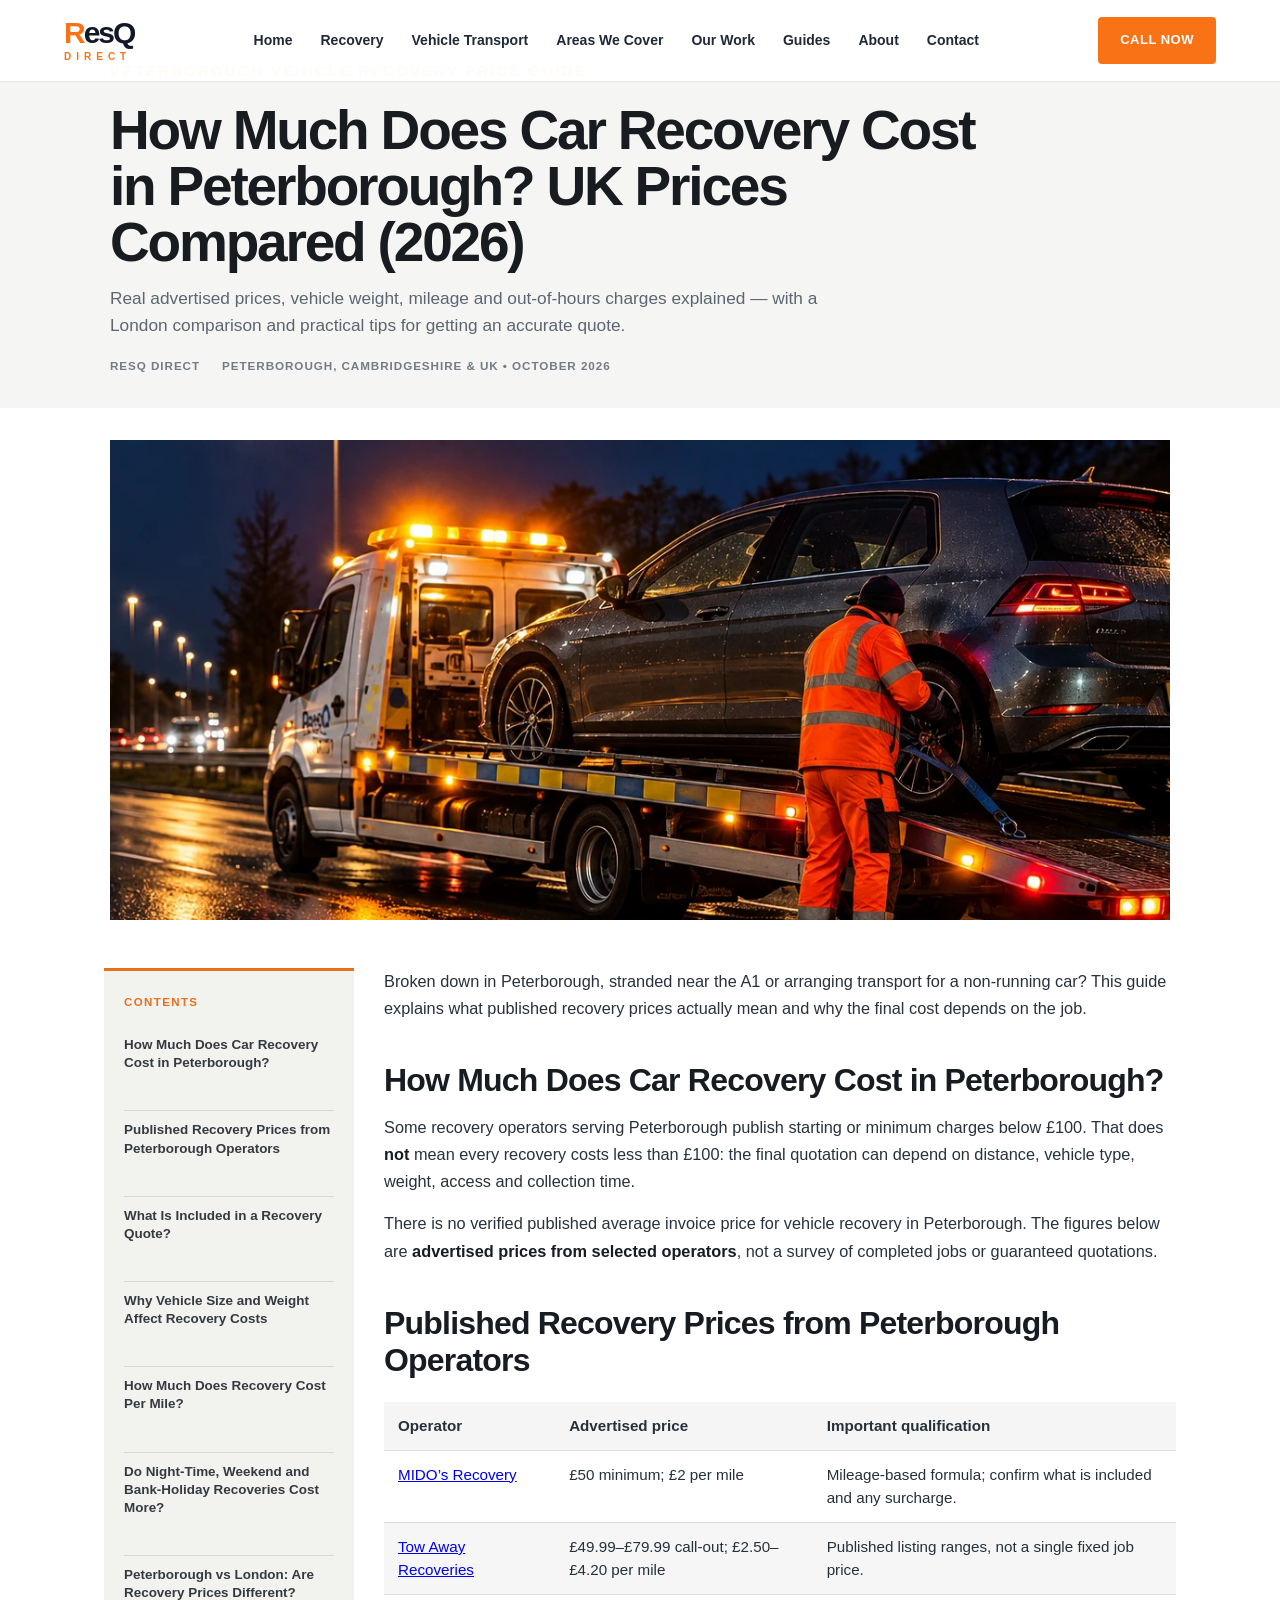
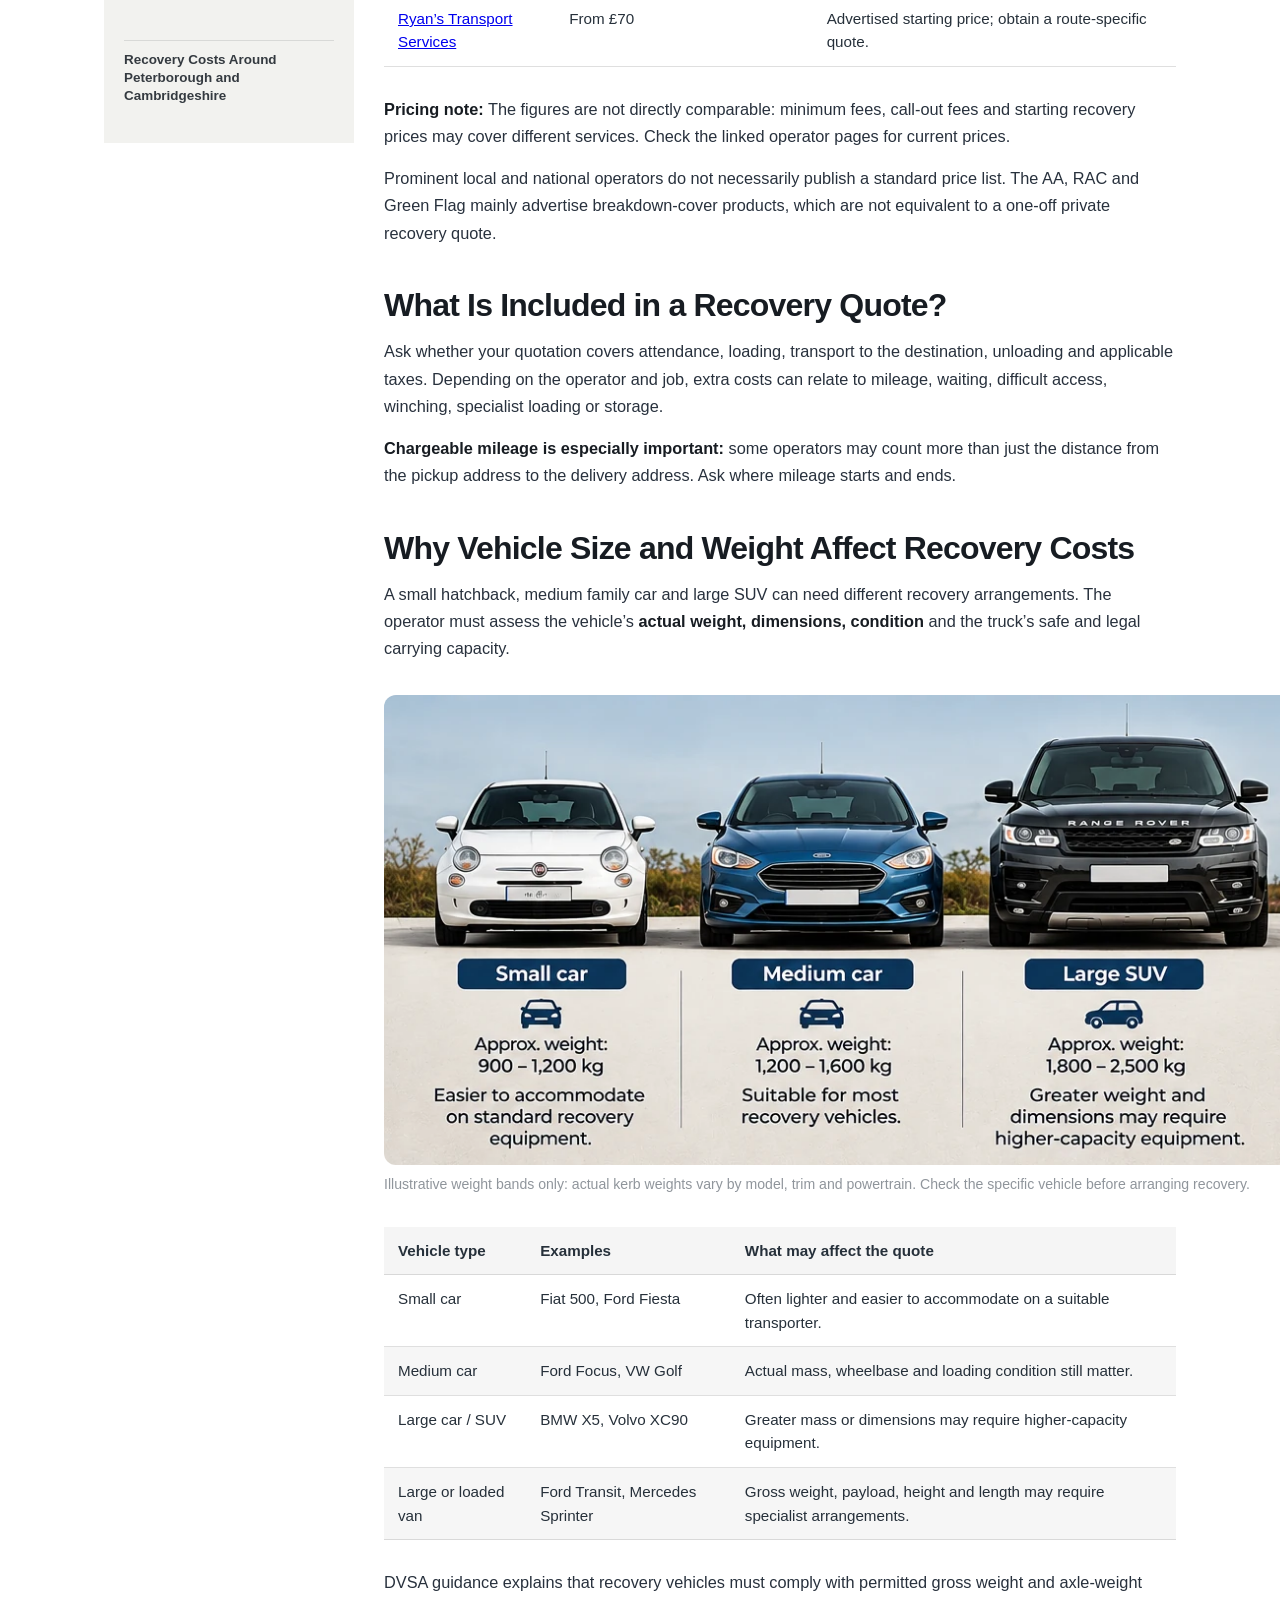
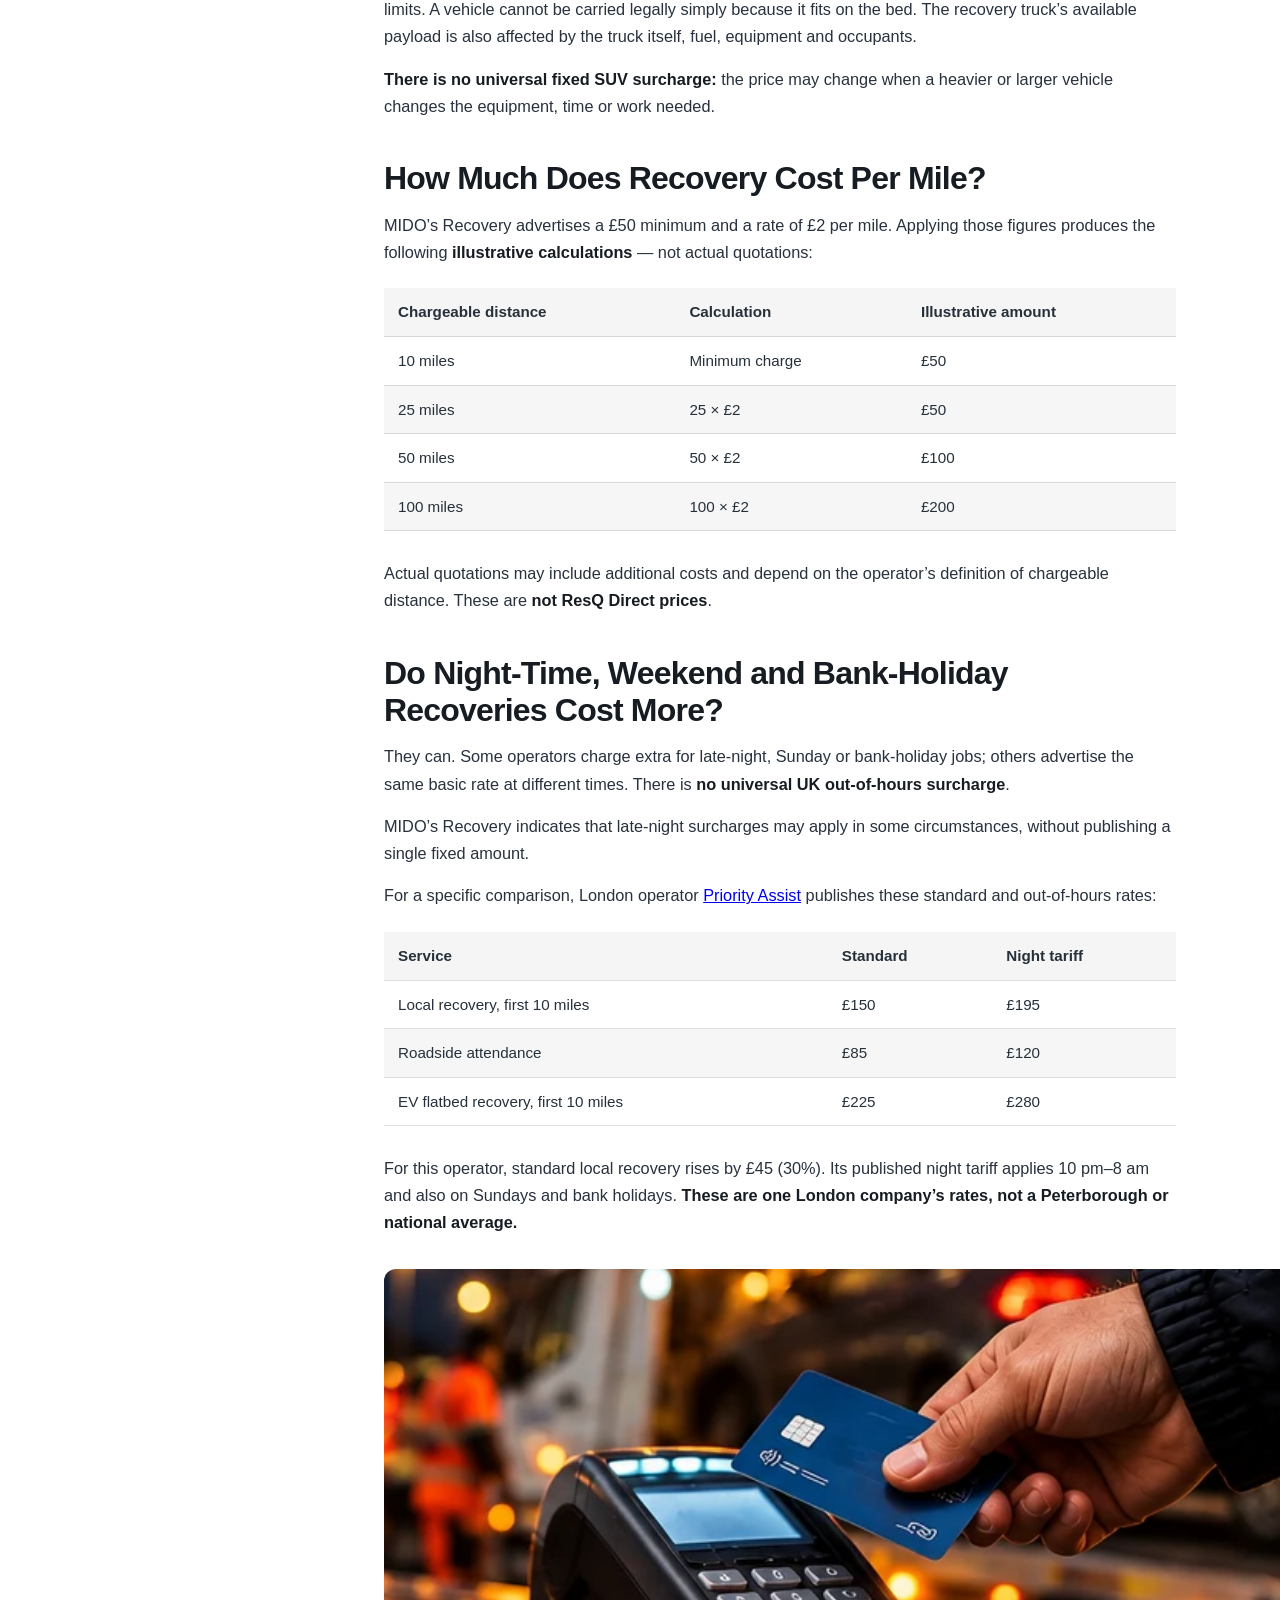
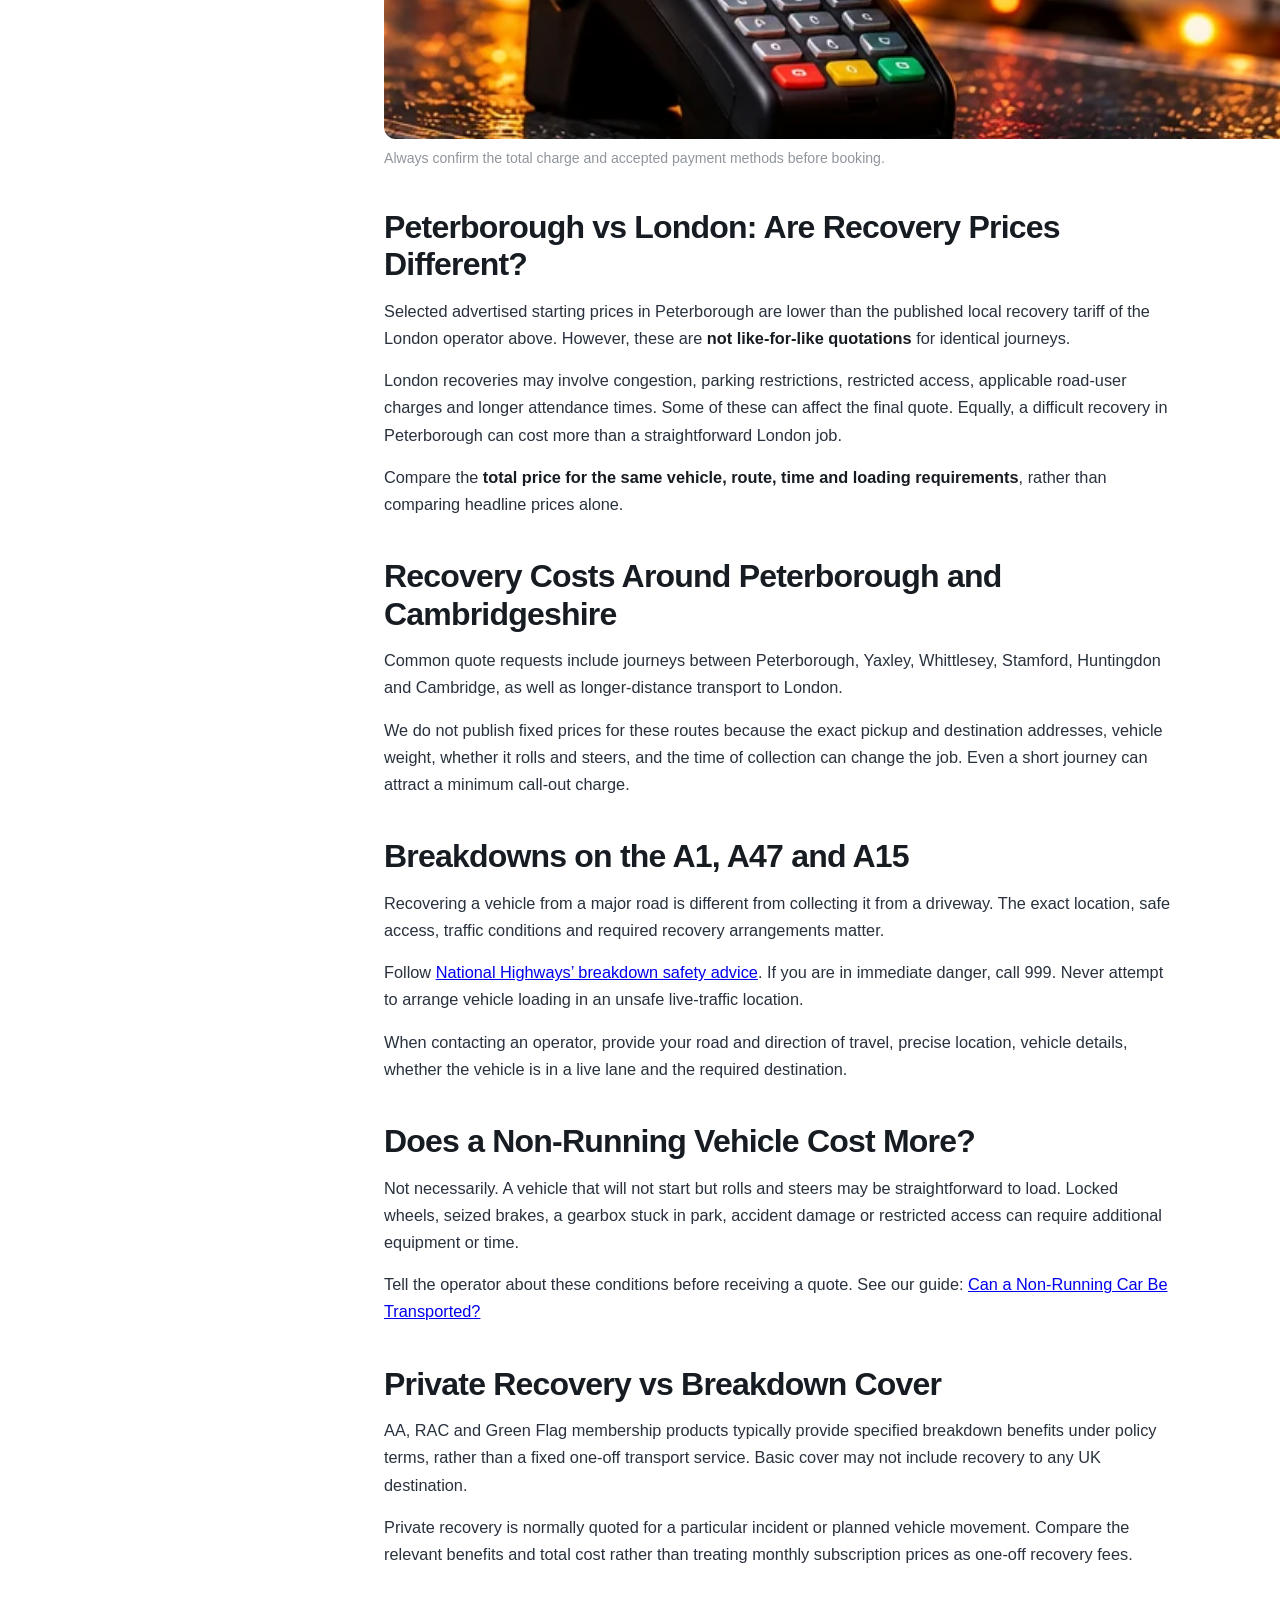
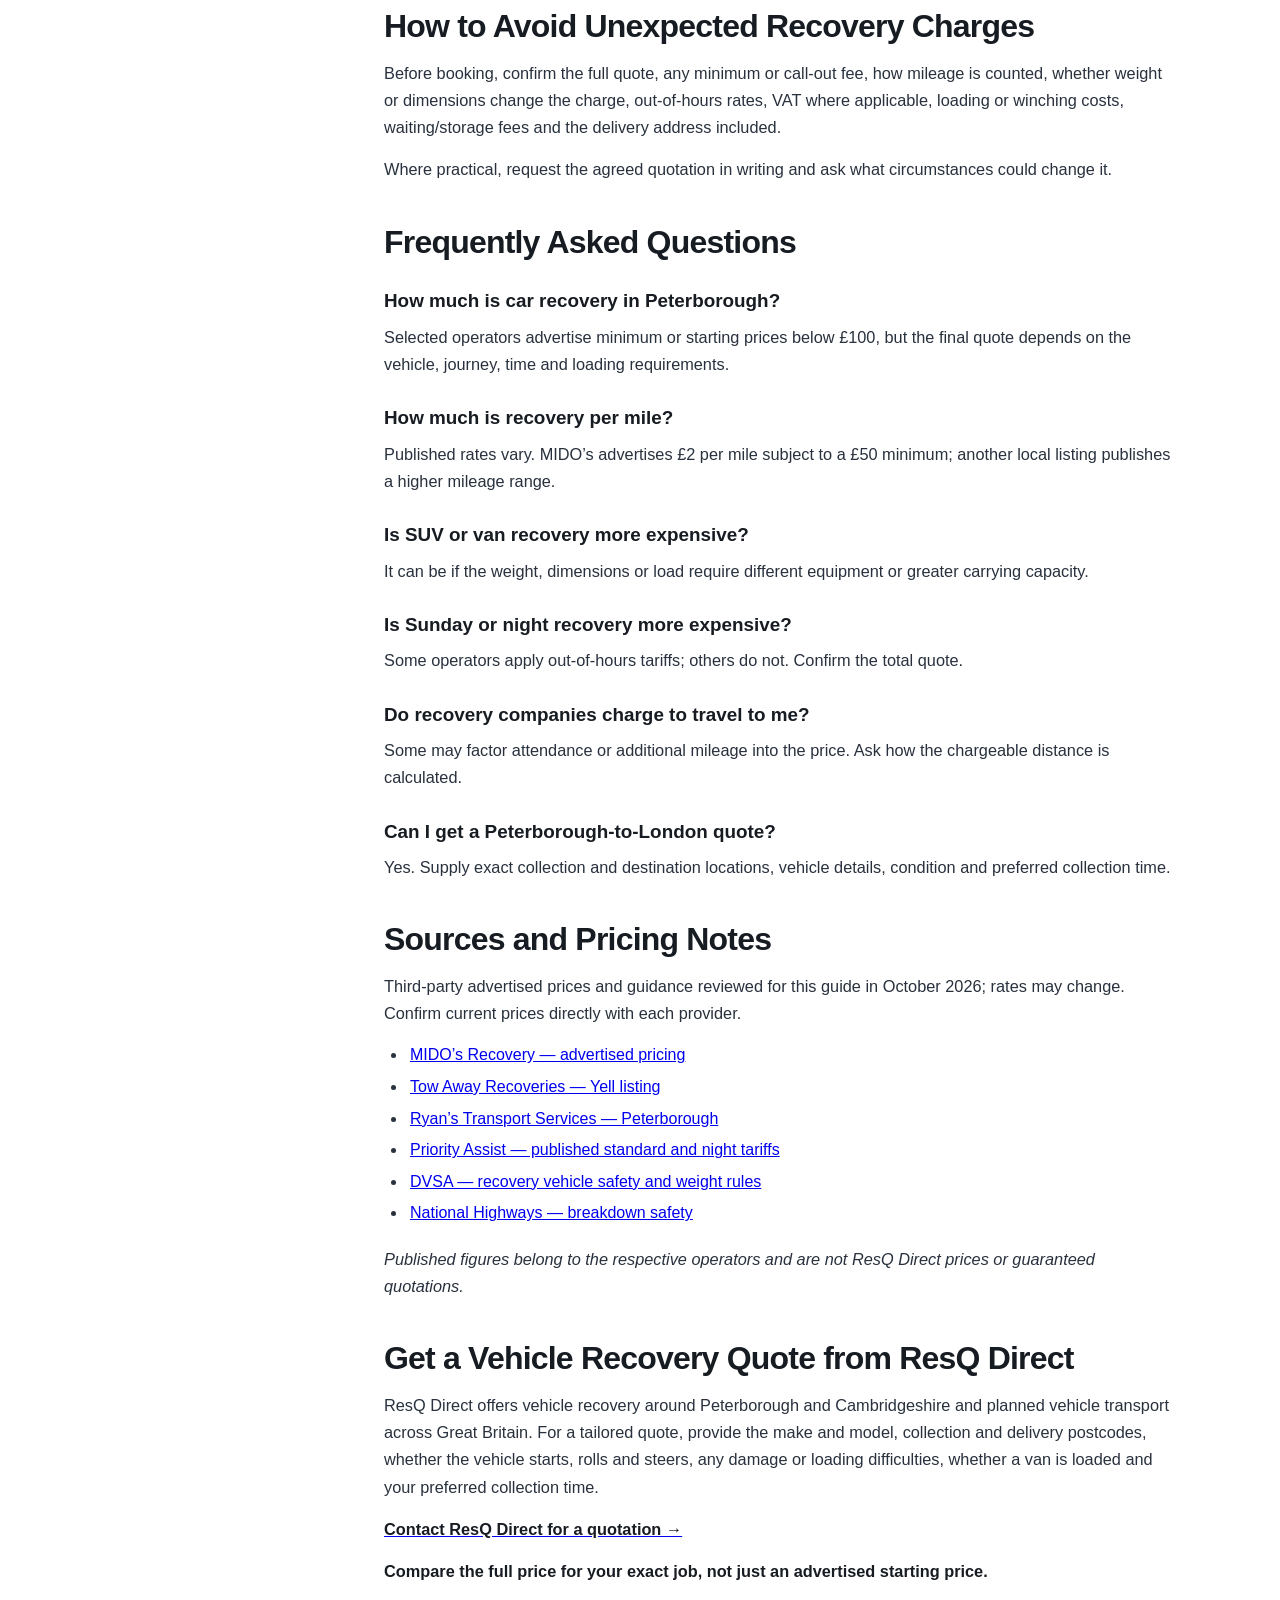
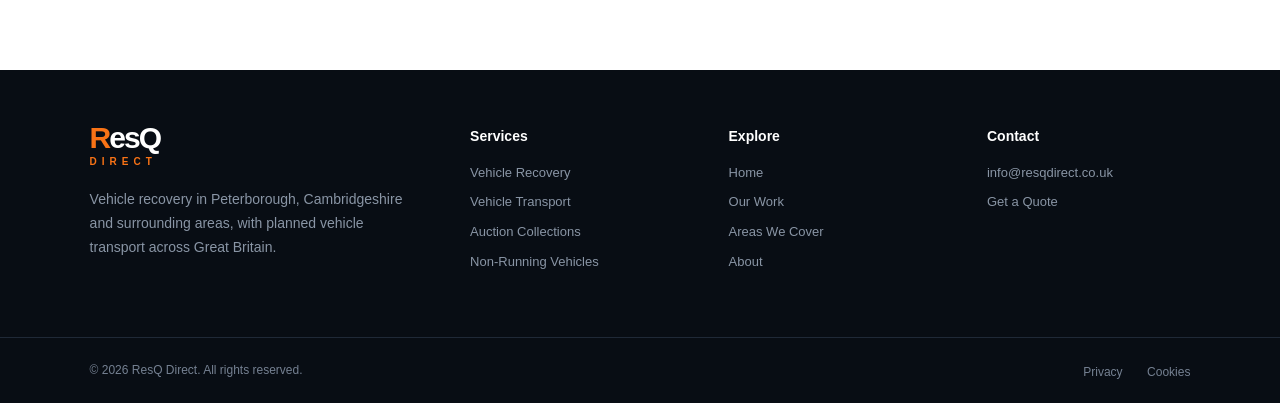
<file: how-much-does-car-recovery-cost-in-peterborough.html>
<!DOCTYPE html>
<!DOCTYPE html>

<html lang="en">
<head>
<meta charset="utf-8"/>
<meta content="width=device-width, initial-scale=1.0" name="viewport"/>
<title>How Much Does Car Recovery Cost in Peterborough? UK Prices Compared (2026) | ResQ Direct</title>
<meta content="Compare publicly advertised Peterborough vehicle recovery prices, mileage, car size, night and weekend rates, and London costs. Understand what affects a quote." name="description"/>
<link href="https://resqdirect.co.uk/how-much-does-car-recovery-cost-in-peterborough.html" rel="canonical"/>
<link href="style.css" rel="stylesheet"/>
<style>/* DPF guide: responsive article tables */
.article-content table { width:100%; border-collapse:collapse; margin:1.5rem 0 2rem; font-size:.95rem; line-height:1.55; }
.article-content th,.article-content td { text-align:left; vertical-align:top; padding:12px 14px; border-bottom:1px solid rgba(127,127,127,.25); }
.article-content th { font-weight:700; }
.article-content tbody tr:nth-child(even) { background:rgba(127,127,127,.07); }
.article-content table { min-width:540px; }
.article-content .article-inline-image img { max-width:100%; height:auto; }
@media(max-width:700px){.article-content table{font-size:.85rem}.article-content th,.article-content td{padding:9px 10px}}

.article-content .table-scroll{overflow-x:auto;max-width:100%;margin:1.4rem 0 1.8rem}.article-content .table-scroll table{margin:0}.article-content figure.article-inline-image{margin:2rem 0}.article-content figure.article-inline-image img{display:block;width:100%;height:auto;border-radius:12px}.article-content figure.article-inline-image figcaption{font-size:.88rem;opacity:.8;margin-top:.6rem}
</style><meta content="article" property="og:type"/><meta content="How Much Does Car Recovery Cost in Peterborough? UK Prices Compared (2026) | ResQ Direct" property="og:title"/><meta content="Compare publicly advertised Peterborough vehicle recovery prices, mileage, car size, night and weekend rates, and London costs. Understand what affects a quote." property="og:description"/><meta content="https://resqdirect.co.uk/how-much-does-car-recovery-cost-in-peterborough.html" property="og:url"/><meta content="https://resqdirect.co.uk/images/resqdirect-night-recovery-peterborough.webp" property="og:image"/><meta content="summary_large_image" name="twitter:card"/><meta content="How Much Does Car Recovery Cost in Peterborough? UK Prices Compared (2026) | ResQ Direct" name="twitter:title"/><meta content="Compare publicly advertised Peterborough vehicle recovery prices, mileage, car size, night and weekend rates, and London costs. Understand what affects a quote." name="twitter:description"/><script type="application/ld+json">{"@context": "https://schema.org", "@graph": [{"@type": "Article", "headline": "How Much Does Car Recovery Cost in Peterborough? UK Prices Compared (2026)", "description": "Compare publicly advertised Peterborough vehicle recovery prices, mileage, car size, night and weekend rates, and London costs. Understand what affects a quote.", "image": "https://resqdirect.co.uk/images/resqdirect-night-recovery-peterborough.webp", "author": {"@type": "Organization", "name": "ResQ Direct"}, "publisher": {"@type": "Organization", "name": "ResQ Direct"}, "mainEntityOfPage": "https://resqdirect.co.uk/how-much-does-car-recovery-cost-in-peterborough.html"}, {"@type": "BreadcrumbList", "itemListElement": [{"@type": "ListItem", "position": 1, "name": "Home", "item": "https://resqdirect.co.uk/"}, {"@type": "ListItem", "position": 2, "name": "Recovery costs in Peterborough", "item": "https://resqdirect.co.uk/how-much-does-car-recovery-cost-in-peterborough.html"}]}]}</script></head>
<body class="guide-page">
<!-- HEADER -->
<header>
<a class="logo" href="index.html">
<span class="logo-resq">ResQ</span>
<span class="logo-direct">DIRECT</span>
</a>
<nav>
<a href="/#home">Home</a>
<a href="/#recovery">Recovery</a>
<a href="/#transport">Vehicle Transport</a>
<a href="/#areas">Areas We Cover</a>
<a href="our-work.html">Our Work</a>
<a href="/#guides">Guides</a>
<a href="/#about">About</a>
<a href="/#contact">Contact</a>
</nav>
<a class="header-call" href="tel:+447710482304">

      CALL NOW

    </a>
</header>
<main class="guide-page">
<!-- ARTICLE HERO -->
<section class="article-hero">
<div class="article-hero-content"><p class="section-label">PETERBOROUGH VEHICLE RECOVERY PRICE GUIDE</p><h1>How Much Does Car Recovery Cost in Peterborough? UK Prices Compared (2026)</h1><p class="article-intro">Real advertised prices, vehicle weight, mileage and out-of-hours charges explained — with a London comparison and practical tips for getting an accurate quote.</p><div class="article-meta"><span>ResQ Direct</span><span>Peterborough, Cambridgeshire &amp; UK • October 2026</span></div></div>
</section>
<!-- HERO IMAGE -->
<div class="article-image-hero">
<img alt="Illustrative night-time car recovery on a wet UK road" fetchpriority="high" height="512" src="images/resqdirect-night-recovery-peterborough.webp" width="1536"/>
</div>
<!-- ARTICLE LAYOUT -->
<div class="article-layout">
<!-- CONTENTS -->
<aside class="article-toc">
<p class="article-toc-title">CONTENTS</p>
<nav class="article-toc-links"><a href="#peterborough-prices">How Much Does Car Recovery Cost in Peterborough?</a><a href="#local-operators">Published Recovery Prices from Peterborough Operators</a><a href="#pricing-factors">What Is Included in a Recovery Quote?</a><a href="#vehicle-weight">Why Vehicle Size and Weight Affect Recovery Costs</a><a href="#mileage">How Much Does Recovery Cost Per Mile?</a><a href="#night-weekend">Do Night-Time, Weekend and Bank-Holiday Recoveries Cost More?</a><a href="#london">Peterborough vs London: Are Recovery Prices Different?</a><a href="#local-routes">Recovery Costs Around Peterborough and Cambridgeshire</a><a href="#a1-a47">Breakdowns on the A1, A47 and A15</a><a href="#non-running">Does a Non-Running Vehicle Cost More?</a><a href="#breakdown-cover">Private Recovery vs Breakdown Cover</a><a href="#checklist">How to Avoid Unexpected Recovery Charges</a><a href="#faq">Frequently Asked Questions</a><a href="#sources">Sources and Pricing Notes</a><a href="#get-quote">Get a Vehicle Recovery Quote from ResQ Direct</a></nav>
</aside>
<!-- ARTICLE -->
<article class="article-content"><p>Broken down in Peterborough, stranded near the A1 or arranging transport for a non-running car? This guide explains what published recovery prices actually mean and why the final cost depends on the job.</p><h2 id="peterborough-prices">How Much Does Car Recovery Cost in Peterborough?</h2><p>Some recovery operators serving Peterborough publish starting or minimum charges below £100. That does <strong>not</strong> mean every recovery costs less than £100: the final quotation can depend on distance, vehicle type, weight, access and collection time.</p><p>There is no verified published average invoice price for vehicle recovery in Peterborough. The figures below are <strong>advertised prices from selected operators</strong>, not a survey of completed jobs or guaranteed quotations.</p><h2 id="local-operators">Published Recovery Prices from Peterborough Operators</h2><div class="table-scroll"><table><thead><tr><th>Operator</th><th>Advertised price</th><th>Important qualification</th></tr></thead><tbody><tr><td><a href="https://midosrecovery.com/vehicle-recovery-prices/">MIDO’s Recovery</a></td><td>£50 minimum; £2 per mile</td><td>Mileage-based formula; confirm what is included and any surcharge.</td></tr><tr><td><a href="https://www.yell.com/biz/tow-away-recoveries-peterborough-10970363/">Tow Away Recoveries</a></td><td>£49.99–£79.99 call-out; £2.50–£4.20 per mile</td><td>Published listing ranges, not a single fixed job price.</td></tr><tr><td><a href="https://ryanstransportservices.co.uk/locations/peterborough/">Ryan’s Transport Services</a></td><td>From £70</td><td>Advertised starting price; obtain a route-specific quote.</td></tr></tbody></table></div><p><strong>Pricing note:</strong> The figures are not directly comparable: minimum fees, call-out fees and starting recovery prices may cover different services. Check the linked operator pages for current prices.</p><p>Prominent local and national operators do not necessarily publish a standard price list. The AA, RAC and Green Flag mainly advertise breakdown-cover products, which are not equivalent to a one-off private recovery quote.</p><h2 id="pricing-factors">What Is Included in a Recovery Quote?</h2><p>Ask whether your quotation covers attendance, loading, transport to the destination, unloading and applicable taxes. Depending on the operator and job, extra costs can relate to mileage, waiting, difficult access, winching, specialist loading or storage.</p><p><strong>Chargeable mileage is especially important:</strong> some operators may count more than just the distance from the pickup address to the delivery address. Ask where mileage starts and ends.</p><h2 id="vehicle-weight">Why Vehicle Size and Weight Affect Recovery Costs</h2><p>A small hatchback, medium family car and large SUV can need different recovery arrangements. The operator must assess the vehicle’s <strong>actual weight, dimensions, condition</strong> and the truck’s safe and legal carrying capacity.</p><figure class="article-inline-image"><img alt="Illustrative comparison of small, medium and large vehicles and approximate weight ranges" loading="lazy" src="images/resqdirect-small-medium-large-car-weight-comparison.webp"/><figcaption>Illustrative weight bands only: actual kerb weights vary by model, trim and powertrain. Check the specific vehicle before arranging recovery.</figcaption></figure><div class="table-scroll"><table><thead><tr><th>Vehicle type</th><th>Examples</th><th>What may affect the quote</th></tr></thead><tbody><tr><td>Small car</td><td>Fiat 500, Ford Fiesta</td><td>Often lighter and easier to accommodate on a suitable transporter.</td></tr><tr><td>Medium car</td><td>Ford Focus, VW Golf</td><td>Actual mass, wheelbase and loading condition still matter.</td></tr><tr><td>Large car / SUV</td><td>BMW X5, Volvo XC90</td><td>Greater mass or dimensions may require higher-capacity equipment.</td></tr><tr><td>Large or loaded van</td><td>Ford Transit, Mercedes Sprinter</td><td>Gross weight, payload, height and length may require specialist arrangements.</td></tr></tbody></table></div><p>DVSA guidance explains that recovery vehicles must comply with permitted gross weight and axle-weight limits. A vehicle cannot be carried legally simply because it fits on the bed. The recovery truck’s available payload is also affected by the truck itself, fuel, equipment and occupants.</p><p><strong>There is no universal fixed SUV surcharge:</strong> the price may change when a heavier or larger vehicle changes the equipment, time or work needed.</p><h2 id="mileage">How Much Does Recovery Cost Per Mile?</h2><p>MIDO’s Recovery advertises a £50 minimum and a rate of £2 per mile. Applying those figures produces the following <strong>illustrative calculations</strong> — not actual quotations:</p><div class="table-scroll"><table><thead><tr><th>Chargeable distance</th><th>Calculation</th><th>Illustrative amount</th></tr></thead><tbody><tr><td>10 miles</td><td>Minimum charge</td><td>£50</td></tr><tr><td>25 miles</td><td>25 × £2</td><td>£50</td></tr><tr><td>50 miles</td><td>50 × £2</td><td>£100</td></tr><tr><td>100 miles</td><td>100 × £2</td><td>£200</td></tr></tbody></table></div><p>Actual quotations may include additional costs and depend on the operator’s definition of chargeable distance. These are <strong>not ResQ Direct prices</strong>.</p><h2 id="night-weekend">Do Night-Time, Weekend and Bank-Holiday Recoveries Cost More?</h2><p>They can. Some operators charge extra for late-night, Sunday or bank-holiday jobs; others advertise the same basic rate at different times. There is <strong>no universal UK out-of-hours surcharge</strong>.</p><p>MIDO’s Recovery indicates that late-night surcharges may apply in some circumstances, without publishing a single fixed amount.</p><p>For a specific comparison, London operator <a href="https://priorityassist.uk/pricing.html">Priority Assist</a> publishes these standard and out-of-hours rates:</p><div class="table-scroll"><table><thead><tr><th>Service</th><th>Standard</th><th>Night tariff</th></tr></thead><tbody><tr><td>Local recovery, first 10 miles</td><td>£150</td><td>£195</td></tr><tr><td>Roadside attendance</td><td>£85</td><td>£120</td></tr><tr><td>EV flatbed recovery, first 10 miles</td><td>£225</td><td>£280</td></tr></tbody></table></div><p>For this operator, standard local recovery rises by £45 (30%). Its published night tariff applies 10 pm–8 am and also on Sundays and bank holidays. <strong>These are one London company’s rates, not a Peterborough or national average.</strong></p><figure class="article-inline-image"><img alt="Illustrative contactless card payment beside a recovery vehicle at night" loading="lazy" src="images/resqdirect-contactless-card-payment-recovery.webp"/><figcaption>Always confirm the total charge and accepted payment methods before booking.</figcaption></figure><h2 id="london">Peterborough vs London: Are Recovery Prices Different?</h2><p>Selected advertised starting prices in Peterborough are lower than the published local recovery tariff of the London operator above. However, these are <strong>not like-for-like quotations</strong> for identical journeys.</p><p>London recoveries may involve congestion, parking restrictions, restricted access, applicable road-user charges and longer attendance times. Some of these can affect the final quote. Equally, a difficult recovery in Peterborough can cost more than a straightforward London job.</p><p>Compare the <strong>total price for the same vehicle, route, time and loading requirements</strong>, rather than comparing headline prices alone.</p><h2 id="local-routes">Recovery Costs Around Peterborough and Cambridgeshire</h2><p>Common quote requests include journeys between Peterborough, Yaxley, Whittlesey, Stamford, Huntingdon and Cambridge, as well as longer-distance transport to London.</p><p>We do not publish fixed prices for these routes because the exact pickup and destination addresses, vehicle weight, whether it rolls and steers, and the time of collection can change the job. Even a short journey can attract a minimum call-out charge.</p><h2 id="a1-a47">Breakdowns on the A1, A47 and A15</h2><p>Recovering a vehicle from a major road is different from collecting it from a driveway. The exact location, safe access, traffic conditions and required recovery arrangements matter.</p><p>Follow <a href="https://nationalhighways.co.uk/road-safety/breakdowns/">National Highways’ breakdown safety advice</a>. If you are in immediate danger, call 999. Never attempt to arrange vehicle loading in an unsafe live-traffic location.</p><p>When contacting an operator, provide your road and direction of travel, precise location, vehicle details, whether the vehicle is in a live lane and the required destination.</p><h2 id="non-running">Does a Non-Running Vehicle Cost More?</h2><p>Not necessarily. A vehicle that will not start but rolls and steers may be straightforward to load. Locked wheels, seized brakes, a gearbox stuck in park, accident damage or restricted access can require additional equipment or time.</p><p>Tell the operator about these conditions before receiving a quote. See our guide: <a href="can-a-non-running-car-be-transported.html">Can a Non-Running Car Be Transported?</a></p><h2 id="breakdown-cover">Private Recovery vs Breakdown Cover</h2><p>AA, RAC and Green Flag membership products typically provide specified breakdown benefits under policy terms, rather than a fixed one-off transport service. Basic cover may not include recovery to any UK destination.</p><p>Private recovery is normally quoted for a particular incident or planned vehicle movement. Compare the relevant benefits and total cost rather than treating monthly subscription prices as one-off recovery fees.</p><h2 id="checklist">How to Avoid Unexpected Recovery Charges</h2><p>Before booking, confirm the full quote, any minimum or call-out fee, how mileage is counted, whether weight or dimensions change the charge, out-of-hours rates, VAT where applicable, loading or winching costs, waiting/storage fees and the delivery address included.</p><p>Where practical, request the agreed quotation in writing and ask what circumstances could change it.</p><h2 id="faq">Frequently Asked Questions</h2><h3>How much is car recovery in Peterborough?</h3><p>Selected operators advertise minimum or starting prices below £100, but the final quote depends on the vehicle, journey, time and loading requirements.</p><h3>How much is recovery per mile?</h3><p>Published rates vary. MIDO’s advertises £2 per mile subject to a £50 minimum; another local listing publishes a higher mileage range.</p><h3>Is SUV or van recovery more expensive?</h3><p>It can be if the weight, dimensions or load require different equipment or greater carrying capacity.</p><h3>Is Sunday or night recovery more expensive?</h3><p>Some operators apply out-of-hours tariffs; others do not. Confirm the total quote.</p><h3>Do recovery companies charge to travel to me?</h3><p>Some may factor attendance or additional mileage into the price. Ask how the chargeable distance is calculated.</p><h3>Can I get a Peterborough-to-London quote?</h3><p>Yes. Supply exact collection and destination locations, vehicle details, condition and preferred collection time.</p><h2 id="sources">Sources and Pricing Notes</h2><p>Third-party advertised prices and guidance reviewed for this guide in October 2026; rates may change. Confirm current prices directly with each provider.</p><ul><li><a href="https://midosrecovery.com/vehicle-recovery-prices/">MIDO’s Recovery — advertised pricing</a></li><li><a href="https://www.yell.com/biz/tow-away-recoveries-peterborough-10970363/">Tow Away Recoveries — Yell listing</a></li><li><a href="https://ryanstransportservices.co.uk/locations/peterborough/">Ryan’s Transport Services — Peterborough</a></li><li><a href="https://priorityassist.uk/pricing.html">Priority Assist — published standard and night tariffs</a></li><li><a href="https://www.gov.uk/government/publications/guide-for-recovery-operations/running-a-vehicle-recovery-business-driver-and-vehicle-safety-rules">DVSA — recovery vehicle safety and weight rules</a></li><li><a href="https://nationalhighways.co.uk/road-safety/breakdowns/">National Highways — breakdown safety</a></li></ul><p><em>Published figures belong to the respective operators and are not ResQ Direct prices or guaranteed quotations.</em></p><h2 id="get-quote">Get a Vehicle Recovery Quote from ResQ Direct</h2><p>ResQ Direct offers vehicle recovery around Peterborough and Cambridgeshire and planned vehicle transport across Great Britain. For a tailored quote, provide the make and model, collection and delivery postcodes, whether the vehicle starts, rolls and steers, any damage or loading difficulties, whether a van is loaded and your preferred collection time.</p><p><a href="/#contact"><strong>Contact ResQ Direct for a quotation →</strong></a></p><p><strong>Compare the full price for your exact job, not just an advertised starting price.</strong></p></article>
</div>
</main>
<!-- FOOTER -->
<footer>
<div class="footer-main">
<div class="footer-brand">
<a class="logo footer-logo" href="index.html">
<span class="logo-resq">ResQ</span>
<span class="logo-direct">DIRECT</span>
</a>
<p>

          Vehicle recovery in Peterborough, Cambridgeshire and

          surrounding areas, with planned vehicle transport across

          Great Britain.

        </p>
</div>
<div class="footer-column">
<h3>Services</h3>
<a href="/#recovery">Vehicle Recovery</a>
<a href="/#transport">Vehicle Transport</a>
<a href="/#transport">Auction Collections</a>
<a href="/#transport">Non-Running Vehicles</a>
</div>
<div class="footer-column">
<h3>Explore</h3>
<a href="index.html">Home</a>
<a href="our-work.html">Our Work</a>
<a href="/#areas">Areas We Cover</a>
<a href="/#about">About</a>
</div>
<div class="footer-column">
<h3>Contact</h3>
<a href="mailto:info@resqdirect.co.uk">

          info@resqdirect.co.uk

        </a>
<a href="/#contact">

          Get a Quote

        </a>
</div>
</div>
<div class="footer-bottom">
<p>© 2026 ResQ Direct. All rights reserved.</p>
<div>
<a href="#">Privacy</a>
<a href="#">Cookies</a>
</div>
</div>
</footer>
</body>
</html>
</file>
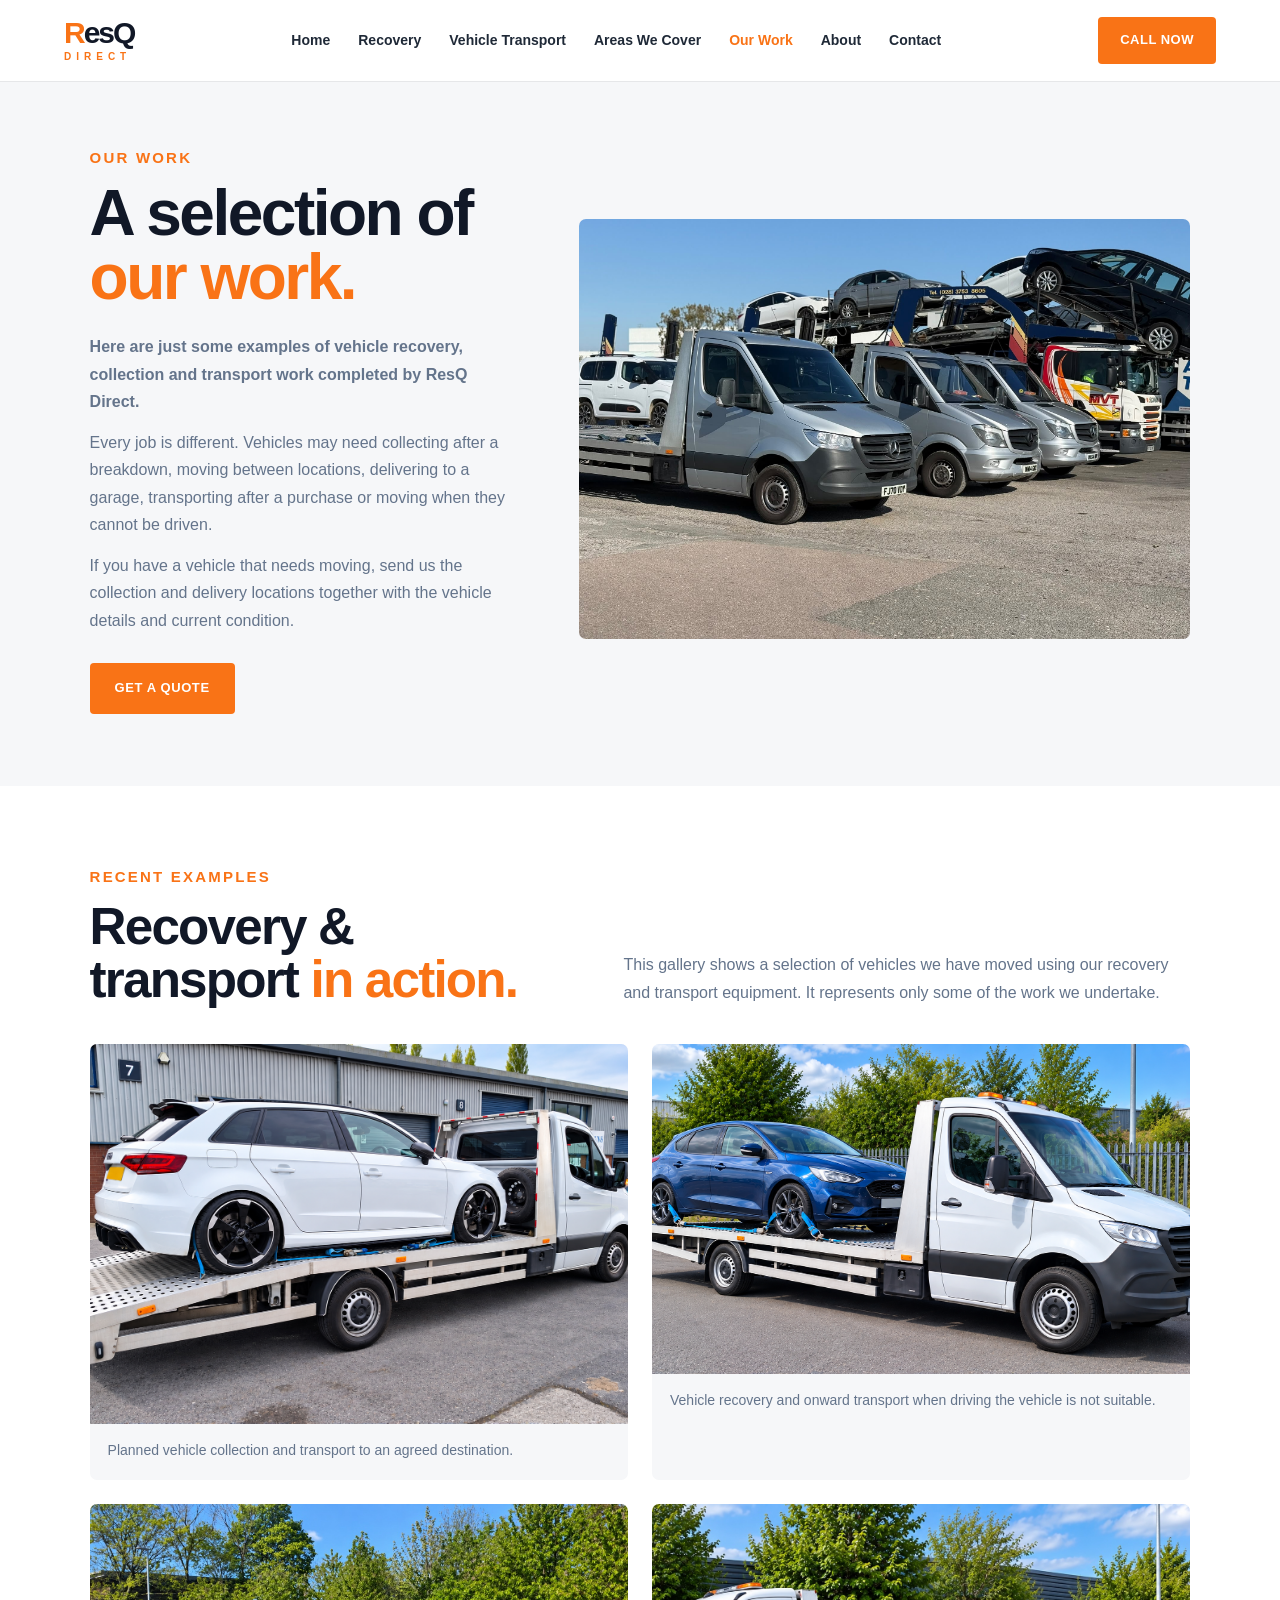
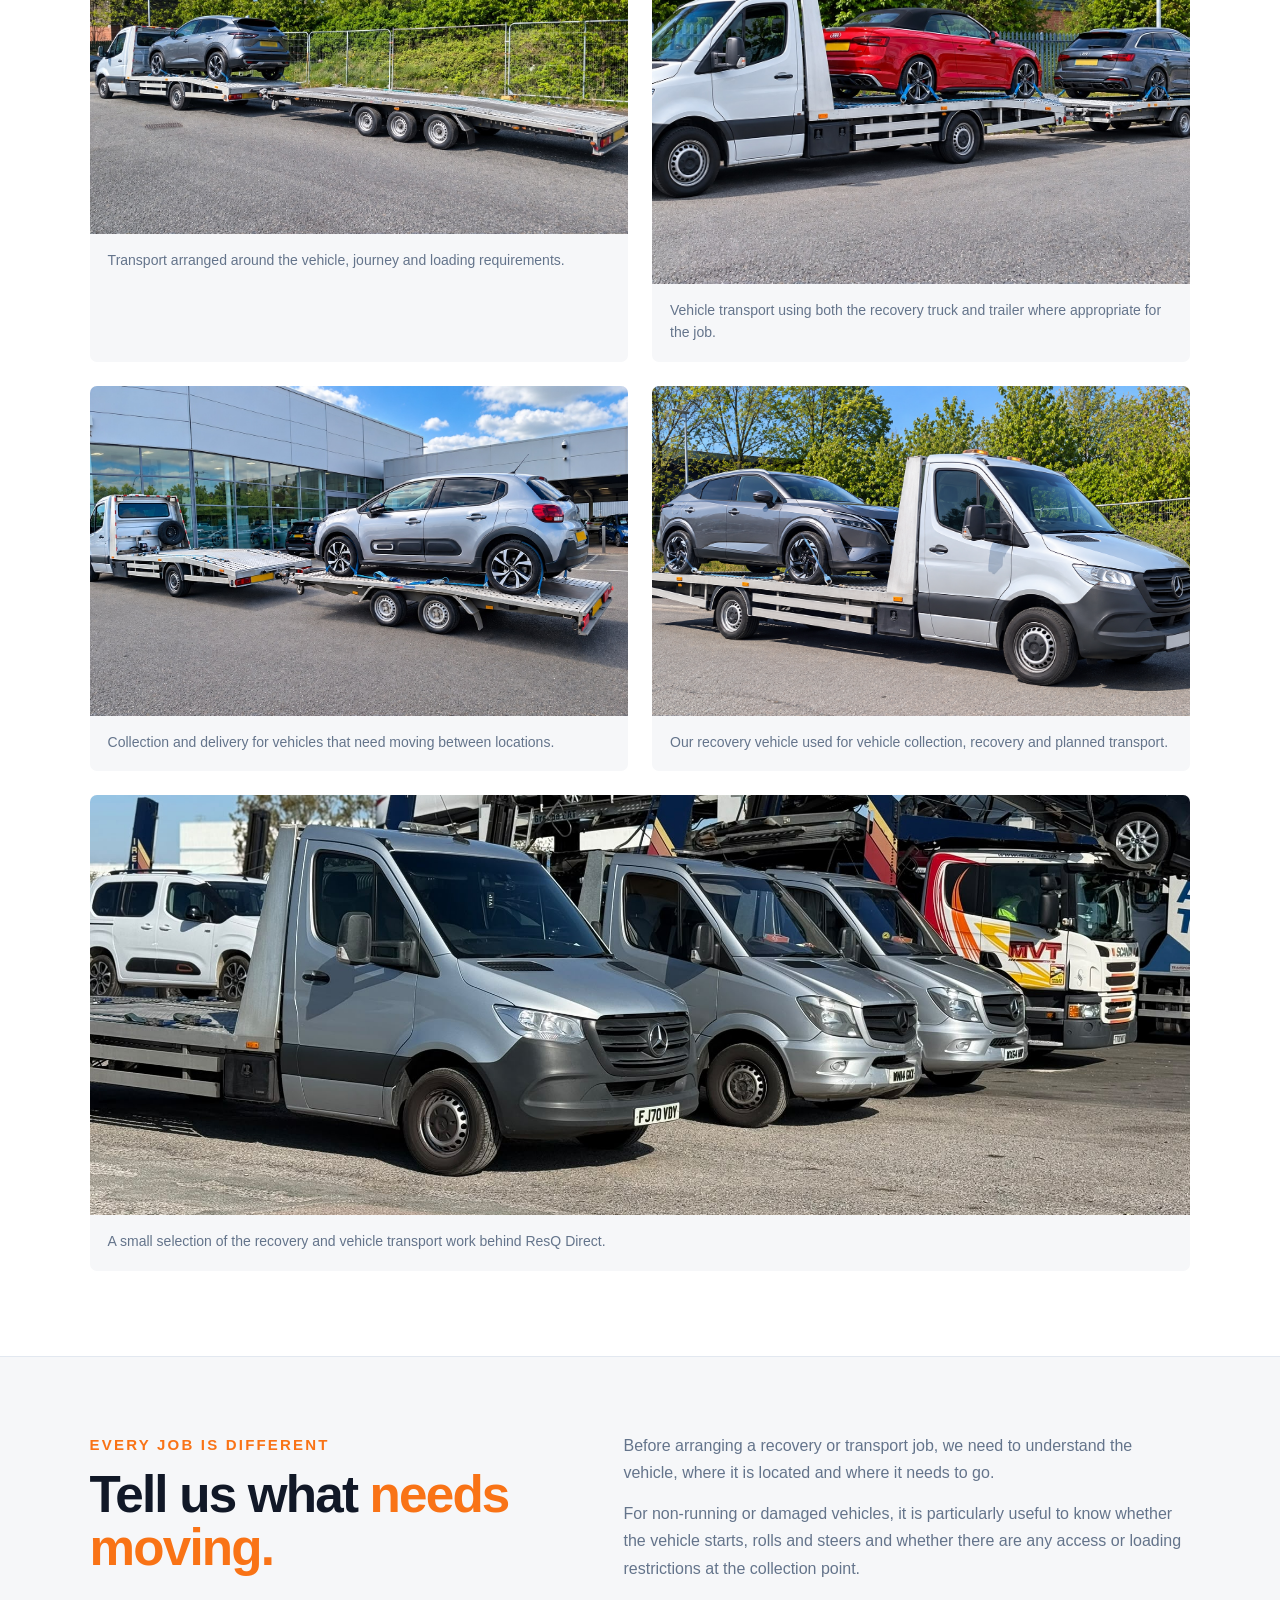
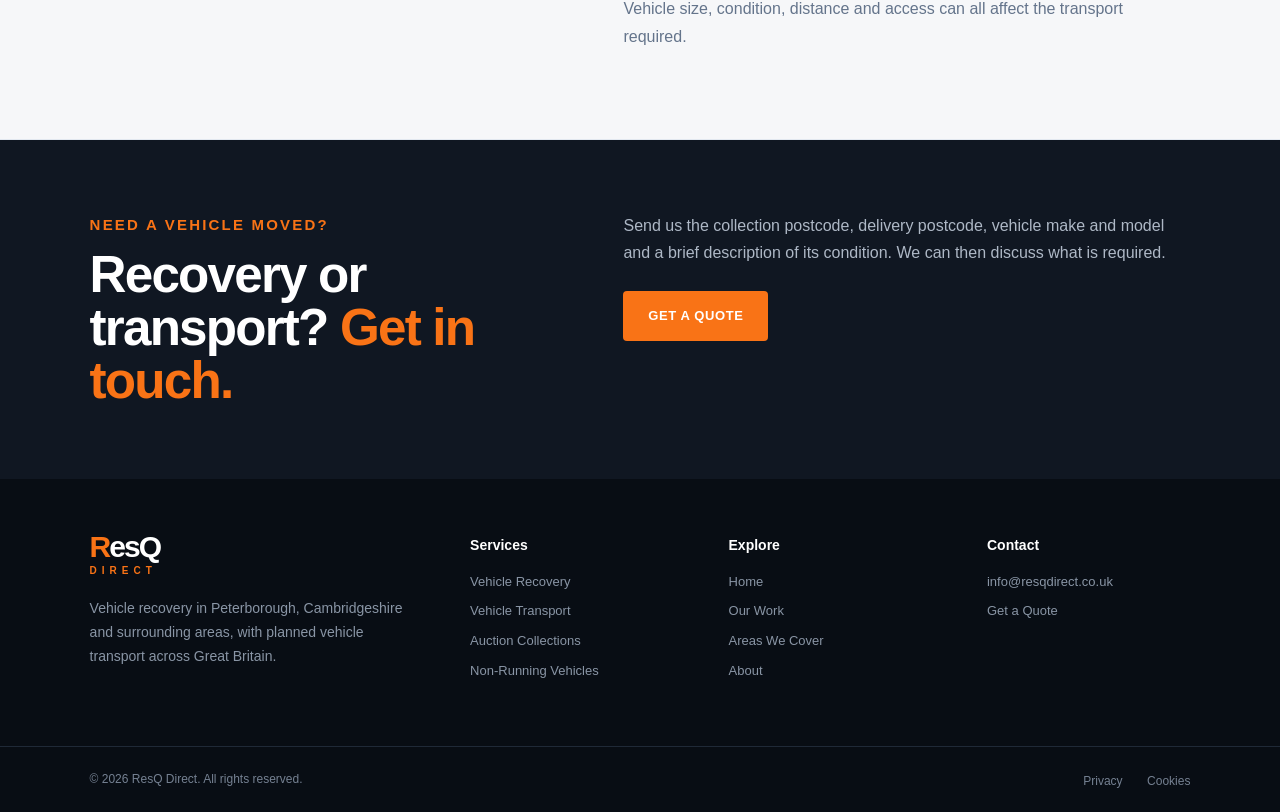
<file: our-work.html>
<!DOCTYPE html>
<html lang="en">

<head>
  <meta charset="UTF-8">
  <meta name="viewport" content="width=device-width, initial-scale=1.0">

  <title>Our Work | Vehicle Recovery & Transport | ResQ Direct</title>

  <meta
    name="description"
    content="See a selection of vehicle recovery, collection and transport work completed by ResQ Direct."
  >
<link rel="canonical" href="https://resqdirect.co.uk/our-work.html">
  <link rel="stylesheet" href="style.css">
</head>

<body class="our-work-page">

  <!-- HEADER -->

  <header>

    <a class="logo" href="index.html">
      <span class="logo-resq">ResQ</span>
      <span class="logo-direct">DIRECT</span>
    </a>

    <nav>
      <a href="index.html">Home</a>
      <a href="/#recovery">Recovery</a>
      <a href="/#transport">Vehicle Transport</a>
      <a href="/#areas">Areas We Cover</a>
      <a class="nav-active" href="our-work.html">Our Work</a>
      <a href="/#about">About</a>
      <a href="/#contact">Contact</a>
    </nav>

    <a class="header-call" href="tel:+447710482304">
      CALL NOW
    </a>

  </header>


  <main>

    <!-- INTRO -->

    <section class="portfolio-hero">

      <div class="portfolio-hero-text">

        <p class="section-label">OUR WORK</p>

        <h1>
          A selection of
          <span>our work.</span>
        </h1>

        <p class="portfolio-lead">
          Here are just some examples of vehicle recovery, collection
          and transport work completed by ResQ Direct.
        </p>

        <p>
          Every job is different. Vehicles may need collecting after a
          breakdown, moving between locations, delivering to a garage,
          transporting after a purchase or moving when they cannot be
          driven.
        </p>

        <p>
          If you have a vehicle that needs moving, send us the collection
          and delivery locations together with the vehicle details and
          current condition.
        </p>

        <a class="btn btn-primary" href="/#contact">
          GET A QUOTE
        </a>

      </div>


      <div class="portfolio-hero-photo">

        <img
          src="images/resqdirect-recovery-truck-yard-01.jpg"
          alt="ResQ Direct recovery truck"
        >

      </div>

    </section>


    <!-- PHOTO GALLERY -->

    <section class="portfolio-gallery">

      <div class="portfolio-heading">

        <div>
          <p class="section-label">RECENT EXAMPLES</p>

          <h2>
            Recovery & transport
            <span>in action.</span>
          </h2>
        </div>

        <div class="portfolio-heading-text">

          <p>
            This gallery shows a selection of vehicles we have moved
            using our recovery and transport equipment. It represents
            only some of the work we undertake.
          </p>

        </div>

      </div>


      <div class="portfolio-grid">

        <!-- PHOTO 1 -->

        <figure class="portfolio-item portfolio-item-wide">

          <img
            src="images/resqdirect-real-audi-vehicle-transport.png"
            alt="Vehicle loaded for transport by ResQ Direct"
          >

          <figcaption>
            Planned vehicle collection and transport to an agreed
            destination.
          </figcaption>

        </figure>


        <!-- PHOTO 2 -->

        <figure class="portfolio-item">

          <img
            src="images/resqdirect-real-ford-vehicle-recovery.png"
            alt="Vehicle recovery by ResQ Direct"
          >

          <figcaption>
            Vehicle recovery and onward transport when driving the
            vehicle is not suitable.
          </figcaption>

        </figure>


        <!-- PHOTO 3 -->

        <figure class="portfolio-item">

          <img
            src="images/resqdirect-real-nissan-vehicle-transport-trailer.jpg"
            alt="Vehicle transport using recovery truck and trailer"
          >

          <figcaption>
            Transport arranged around the vehicle, journey and loading
            requirements.
          </figcaption>

        </figure>


        <!-- PHOTO 4 -->

        <figure class="portfolio-item portfolio-item-wide">

          <img
            src="images/resqdirect-real-two-car-vehicle-transport.jpeg"
            alt="Two vehicles being transported by ResQ Direct"
          >

          <figcaption>
            Vehicle transport using both the recovery truck and trailer
            where appropriate for the job.
          </figcaption>

        </figure>


        <!-- PHOTO 5 -->

        <figure class="portfolio-item">

          <img
            src="images/resqdirect-real-vehicle-transport-citroen.jpg"
            alt="Vehicle collection and transport by ResQ Direct"
          >

          <figcaption>
            Collection and delivery for vehicles that need moving
            between locations.
          </figcaption>

        </figure>


        <!-- PHOTO 6 -->

        <figure class="portfolio-item">

          <img
            src="images/resqdirect-real-recovery-truck-clean.png"
            alt="ResQ Direct Mercedes recovery truck"
          >

          <figcaption>
            Our recovery vehicle used for vehicle collection, recovery
            and planned transport.
          </figcaption>

        </figure>


        <!-- PHOTO 7 -->

        <figure class="portfolio-item portfolio-item-full">

          <img
            src="images/resqdirect-recovery-truck-yard-01.jpg"
            alt="Recovery and vehicle transport equipment"
          >

          <figcaption>
            A small selection of the recovery and vehicle transport work
            behind ResQ Direct.
          </figcaption>

        </figure>

      </div>

    </section>


    <!-- INFORMATION -->

    <section class="portfolio-info">

      <div>

        <p class="section-label">EVERY JOB IS DIFFERENT</p>

        <h2>
          Tell us what
          <span>needs moving.</span>
        </h2>

      </div>


      <div class="portfolio-info-text">

        <p>
          Before arranging a recovery or transport job, we need to
          understand the vehicle, where it is located and where it needs
          to go.
        </p>

        <p>
          For non-running or damaged vehicles, it is particularly useful
          to know whether the vehicle starts, rolls and steers and whether
          there are any access or loading restrictions at the collection
          point.
        </p>

        <p>
          Vehicle size, condition, distance and access can all affect the
          transport required.
        </p>

      </div>

    </section>


    <!-- CTA -->

    <section class="portfolio-cta">

      <div>

        <p class="section-label">NEED A VEHICLE MOVED?</p>

        <h2>
          Recovery or transport?
          <span>Get in touch.</span>
        </h2>

      </div>


      <div>

        <p>
          Send us the collection postcode, delivery postcode, vehicle
          make and model and a brief description of its condition.
          We can then discuss what is required.
        </p>

        <a class="btn btn-primary" href="/#contact">
          GET A QUOTE
        </a>

      </div>

    </section>

  </main>


  <!-- FOOTER -->

  <footer>

    <div class="footer-main">

      <div class="footer-brand">

        <a class="logo footer-logo" href="index.html">
          <span class="logo-resq">ResQ</span>
          <span class="logo-direct">DIRECT</span>
        </a>

        <p>
          Vehicle recovery in Peterborough, Cambridgeshire and
          surrounding areas, with planned vehicle transport across
          Great Britain.
        </p>

      </div>


      <div class="footer-column">

        <h3>Services</h3>

        <a href="/#recovery">Vehicle Recovery</a>
        <a href="/#transport">Vehicle Transport</a>
        <a href="/#transport">Auction Collections</a>
        <a href="/#transport">Non-Running Vehicles</a>

      </div>


      <div class="footer-column">

        <h3>Explore</h3>

        <a href="index.html">Home</a>
        <a href="our-work.html">Our Work</a>
        <a href="/#areas">Areas We Cover</a>
        <a href="/#about">About</a>

      </div>


      <div class="footer-column">

        <h3>Contact</h3>

        <a href="mailto:info@resqdirect.co.uk">
          info@resqdirect.co.uk
        </a>

        <a href="/#contact">
          Get a Quote
        </a>

      </div>

    </div>


    <div class="footer-bottom">

      <p>© 2026 ResQ Direct. All rights reserved.</p>

      <div>
        <a href="#">Privacy</a>
        <a href="#">Cookies</a>
      </div>

    </div>

  </footer>

</body>

</html>
</file>
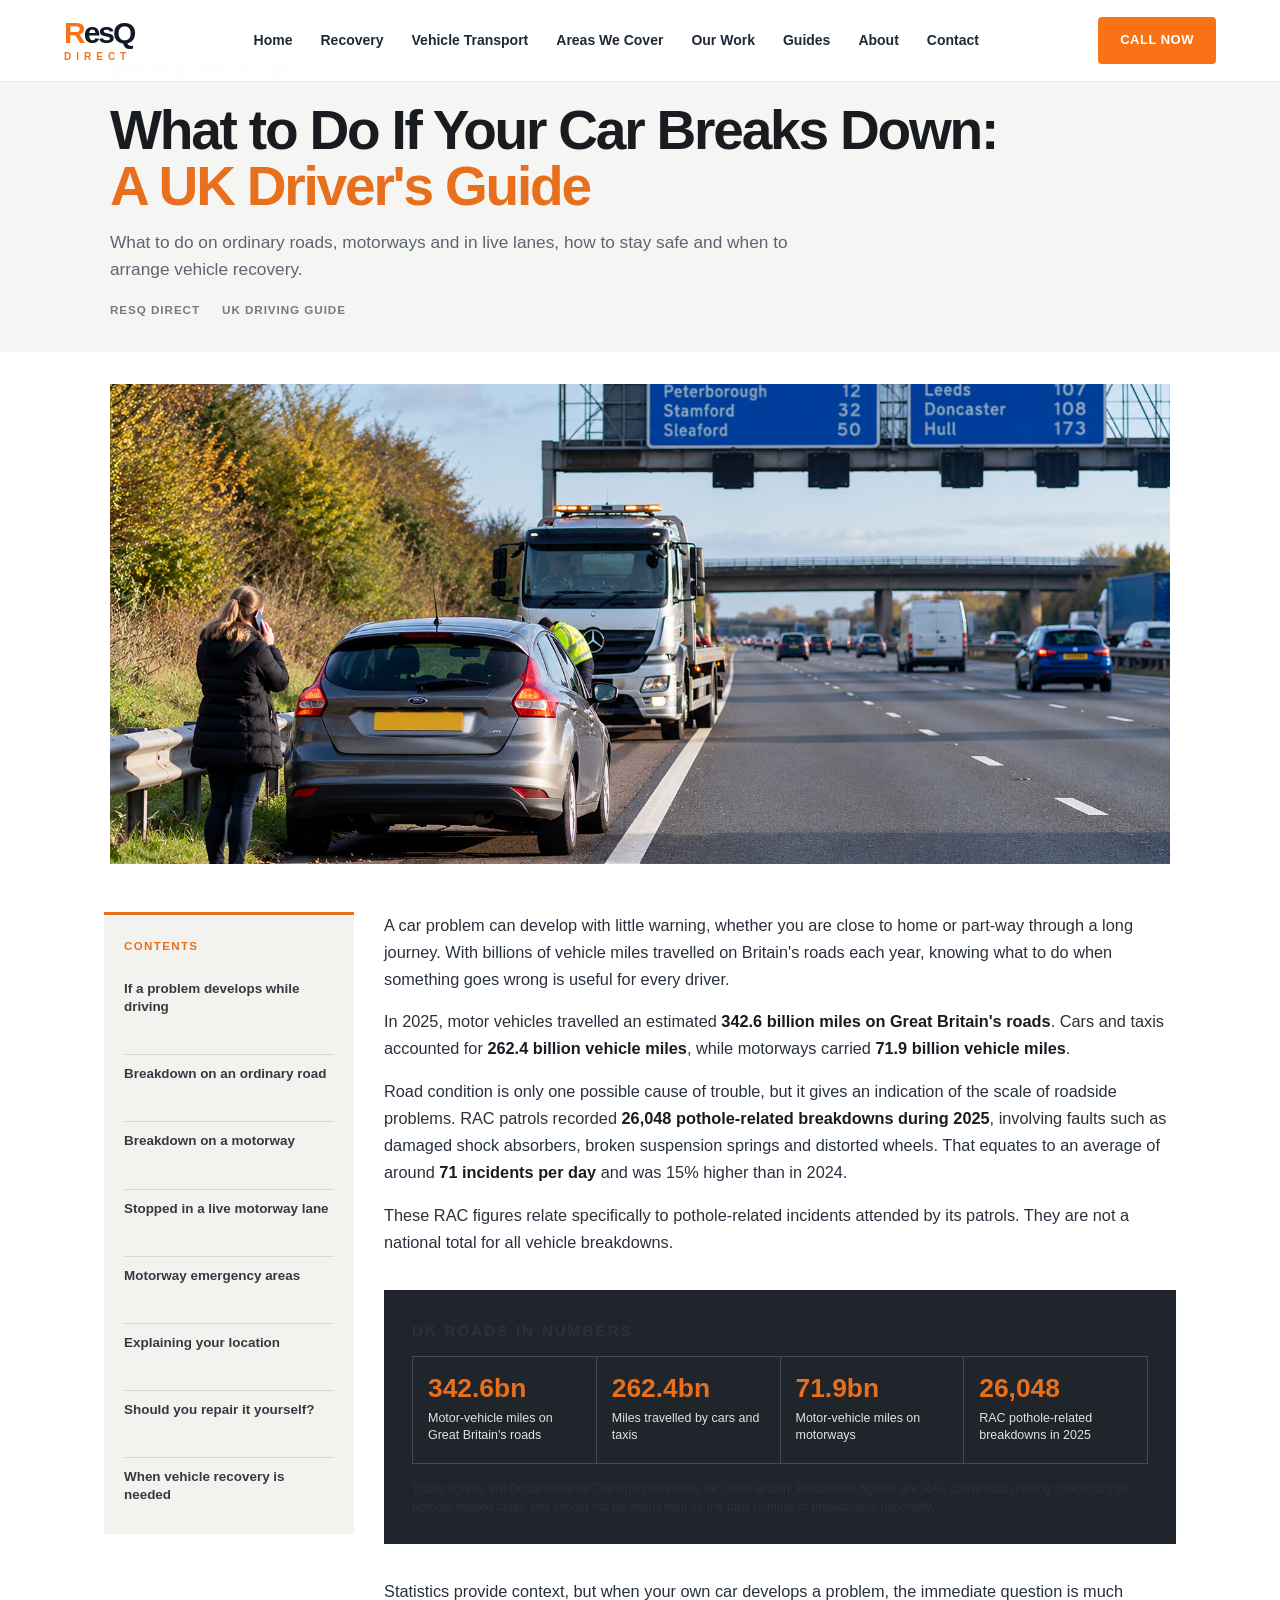
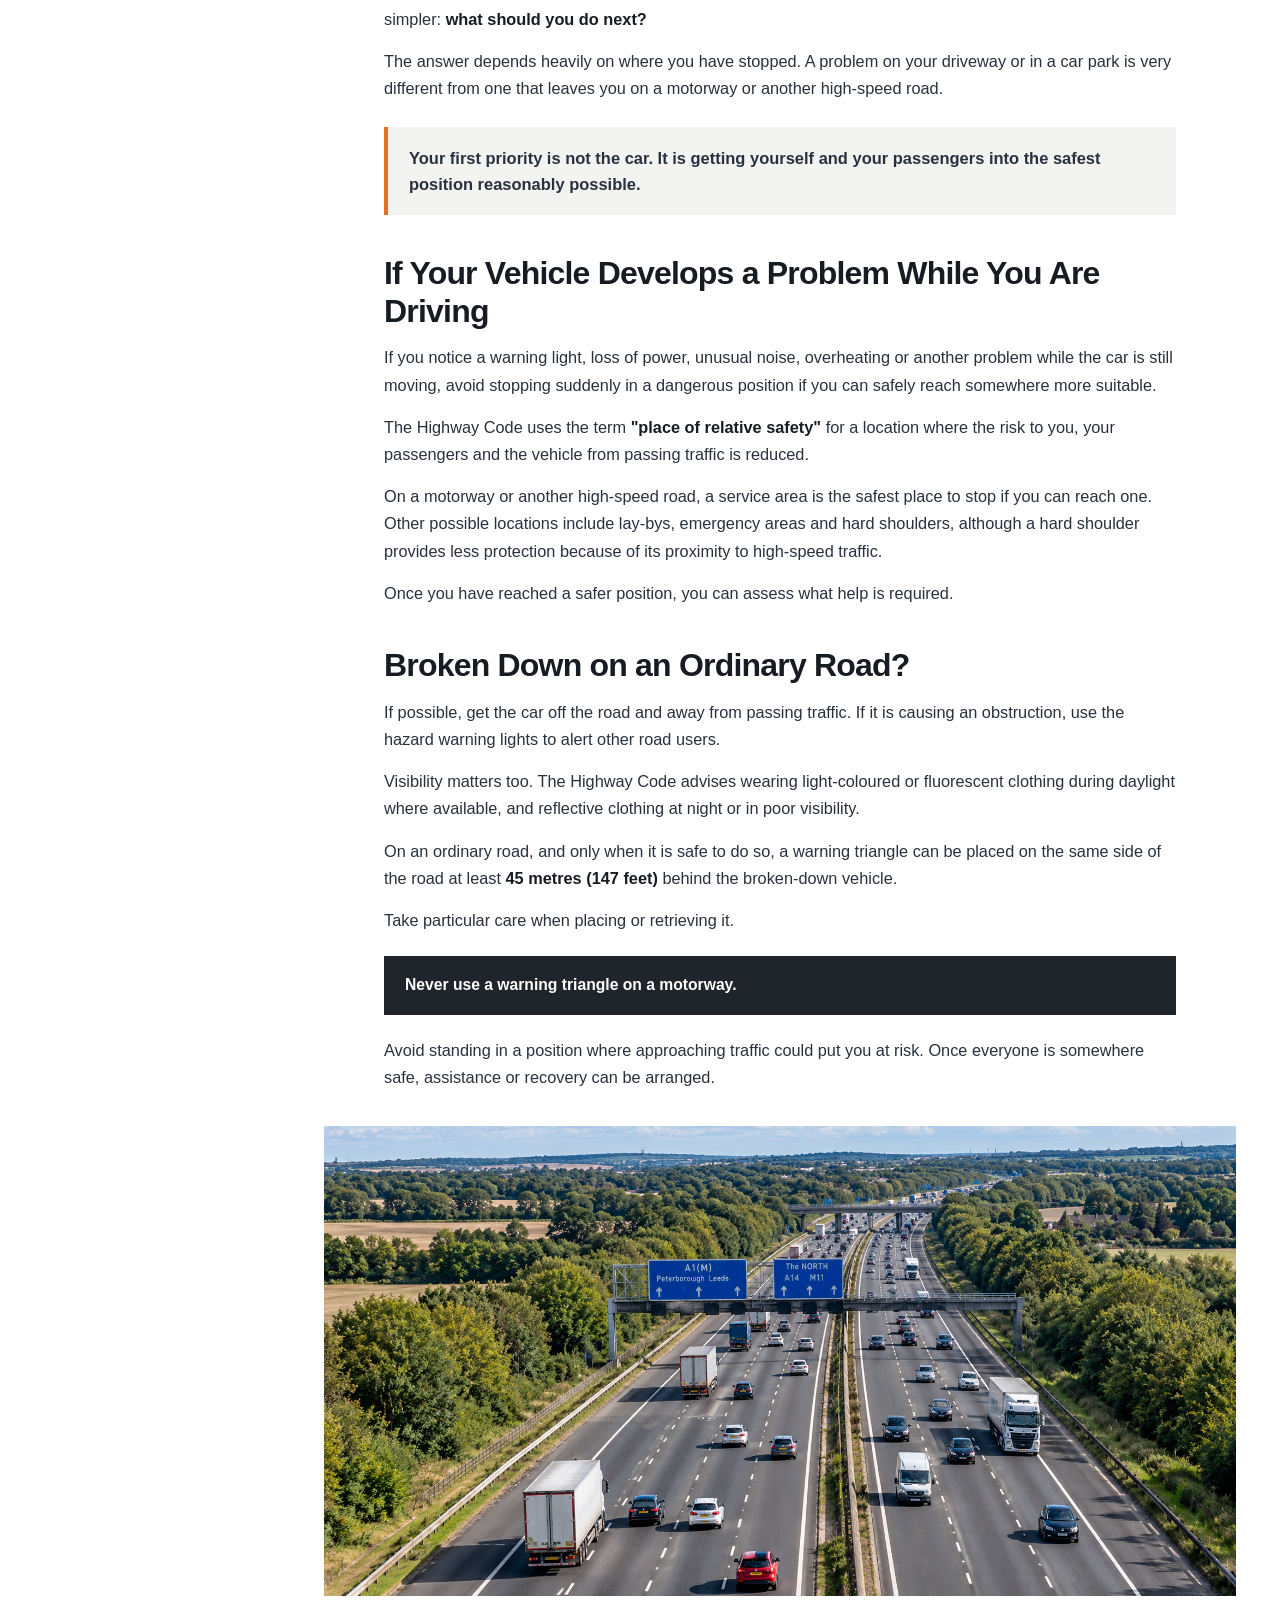
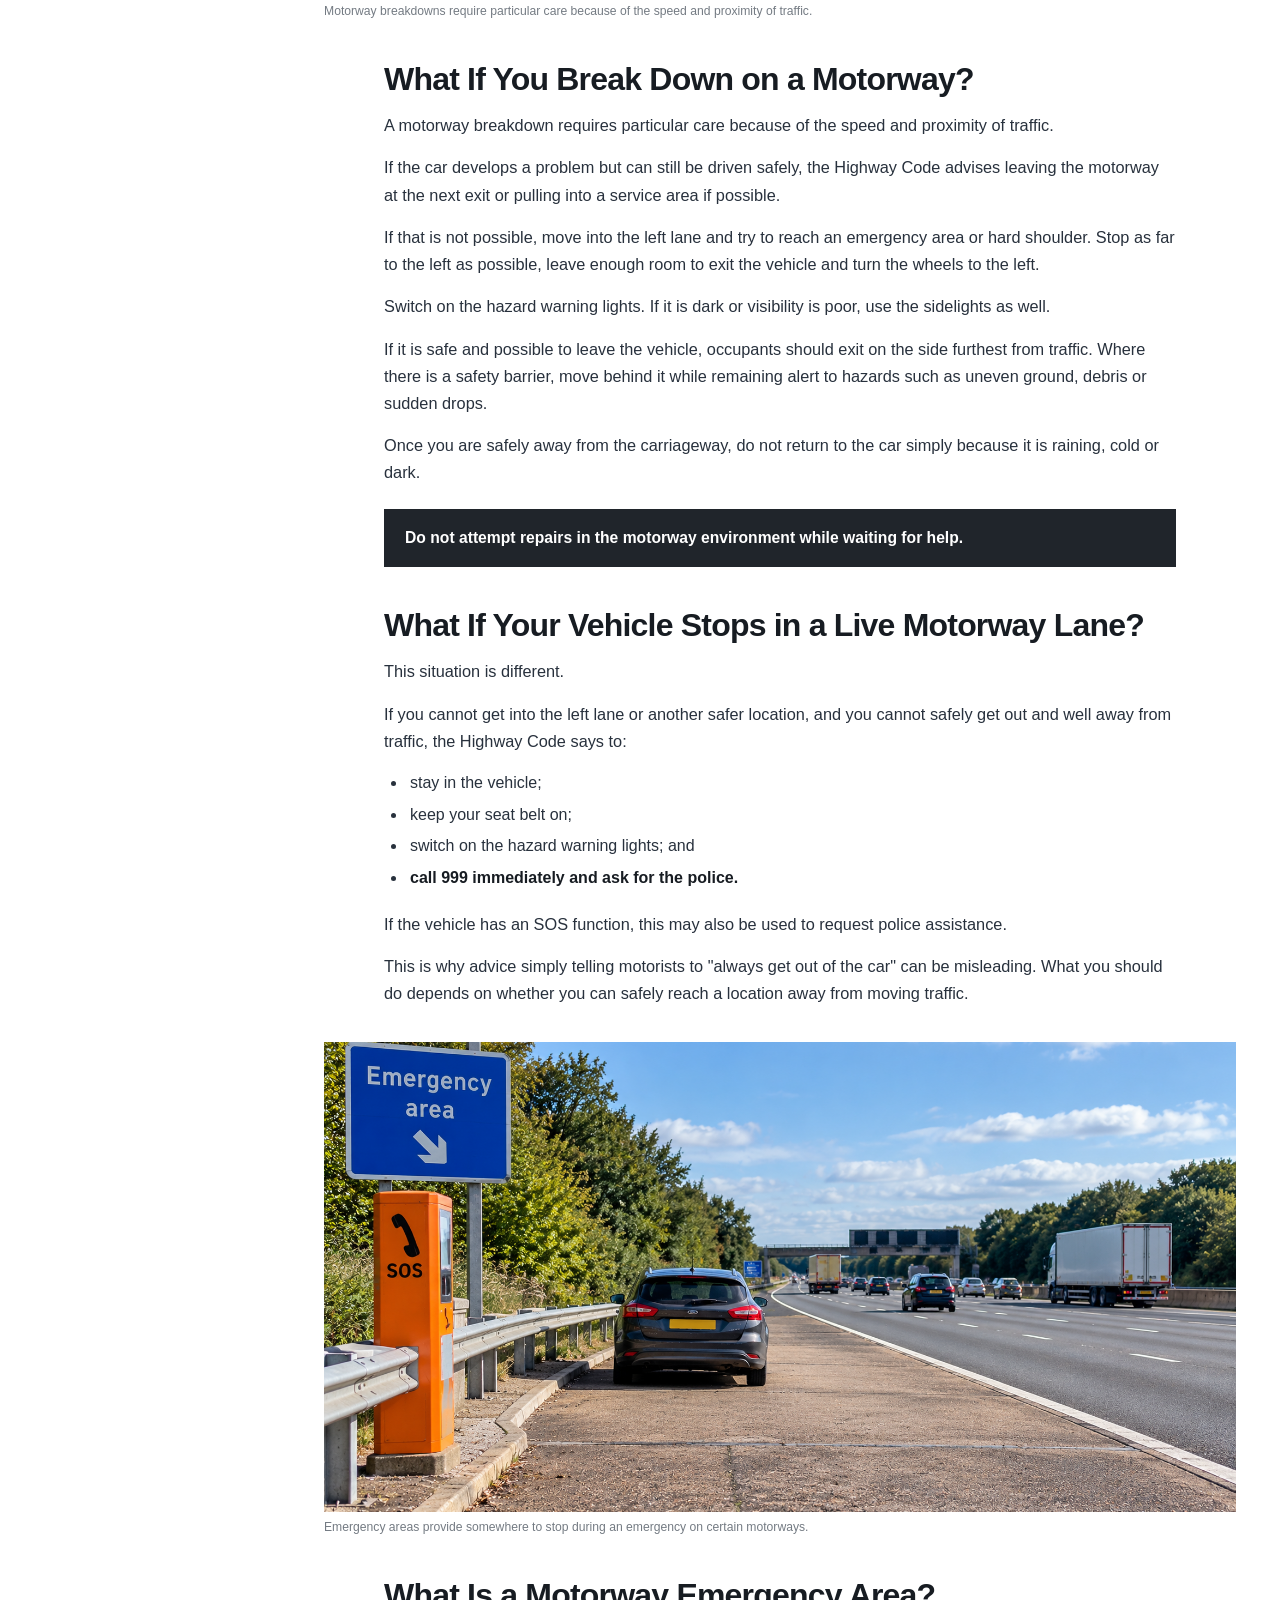
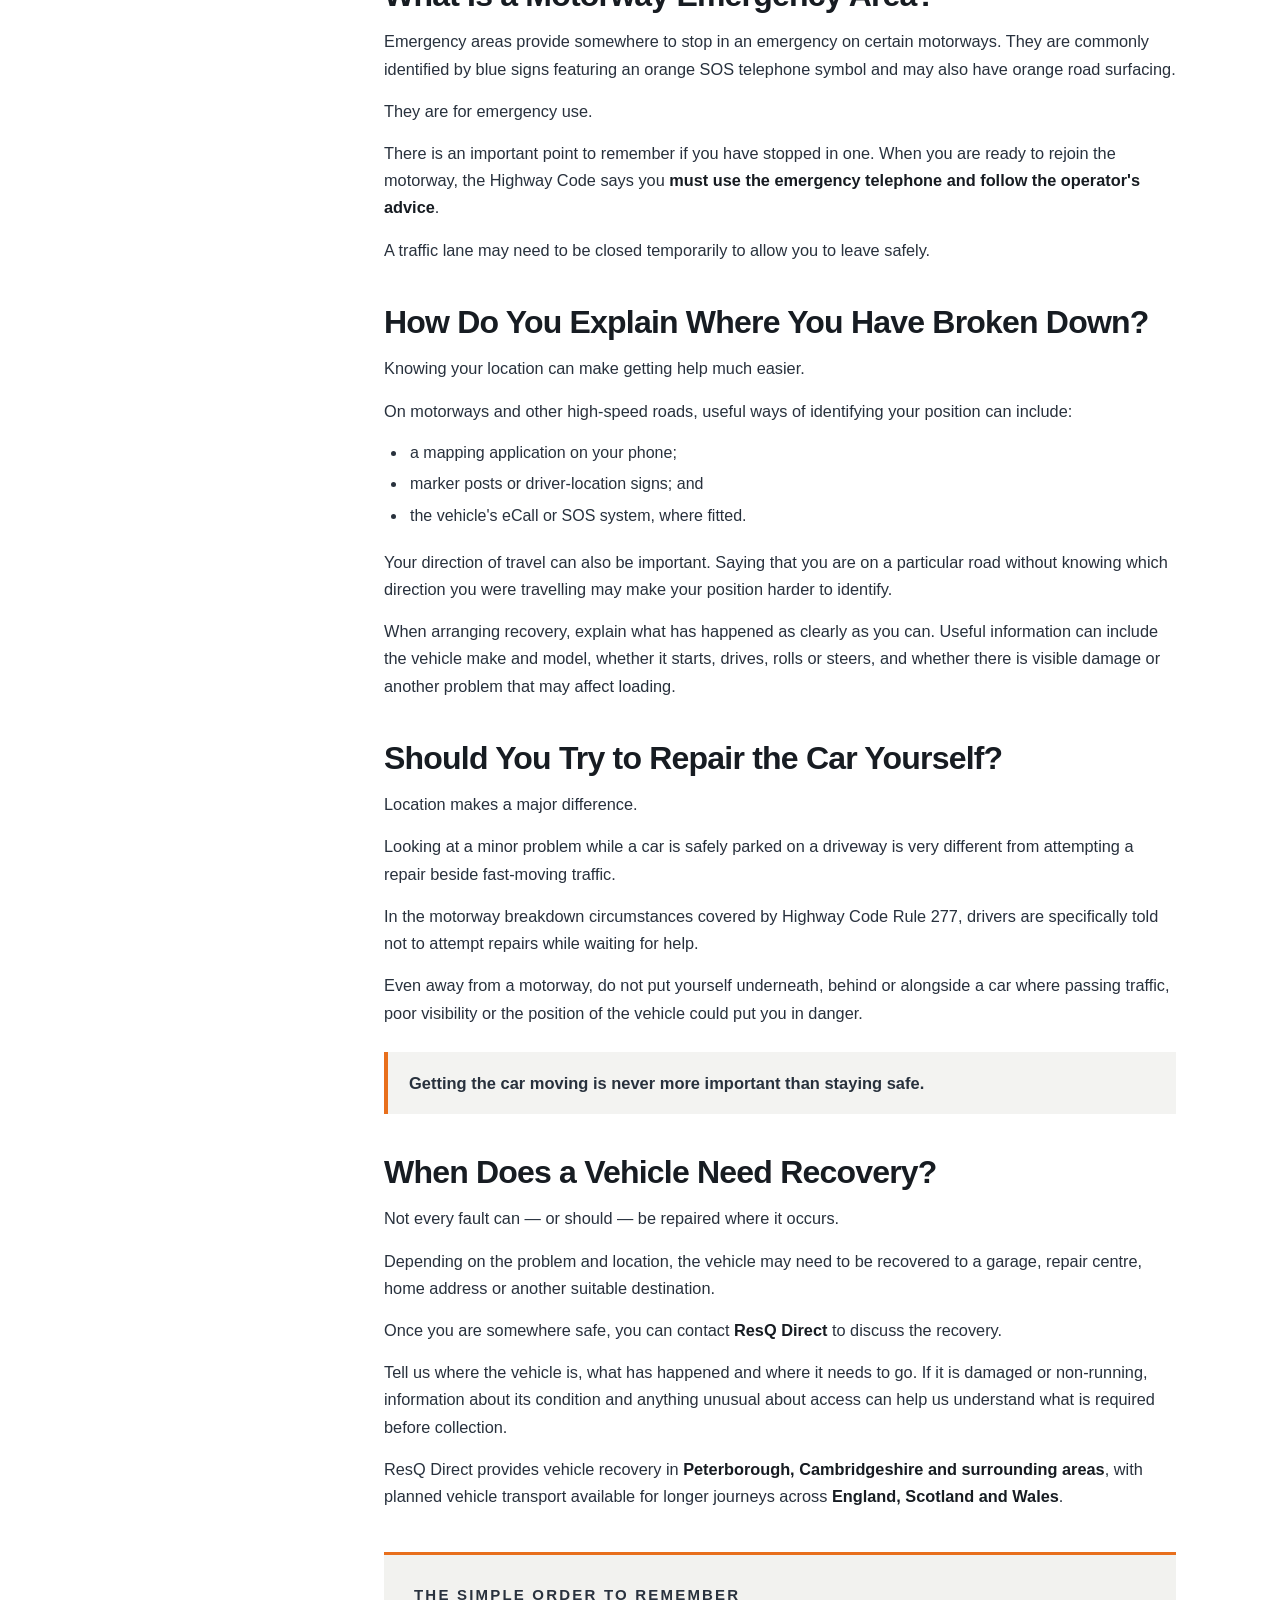
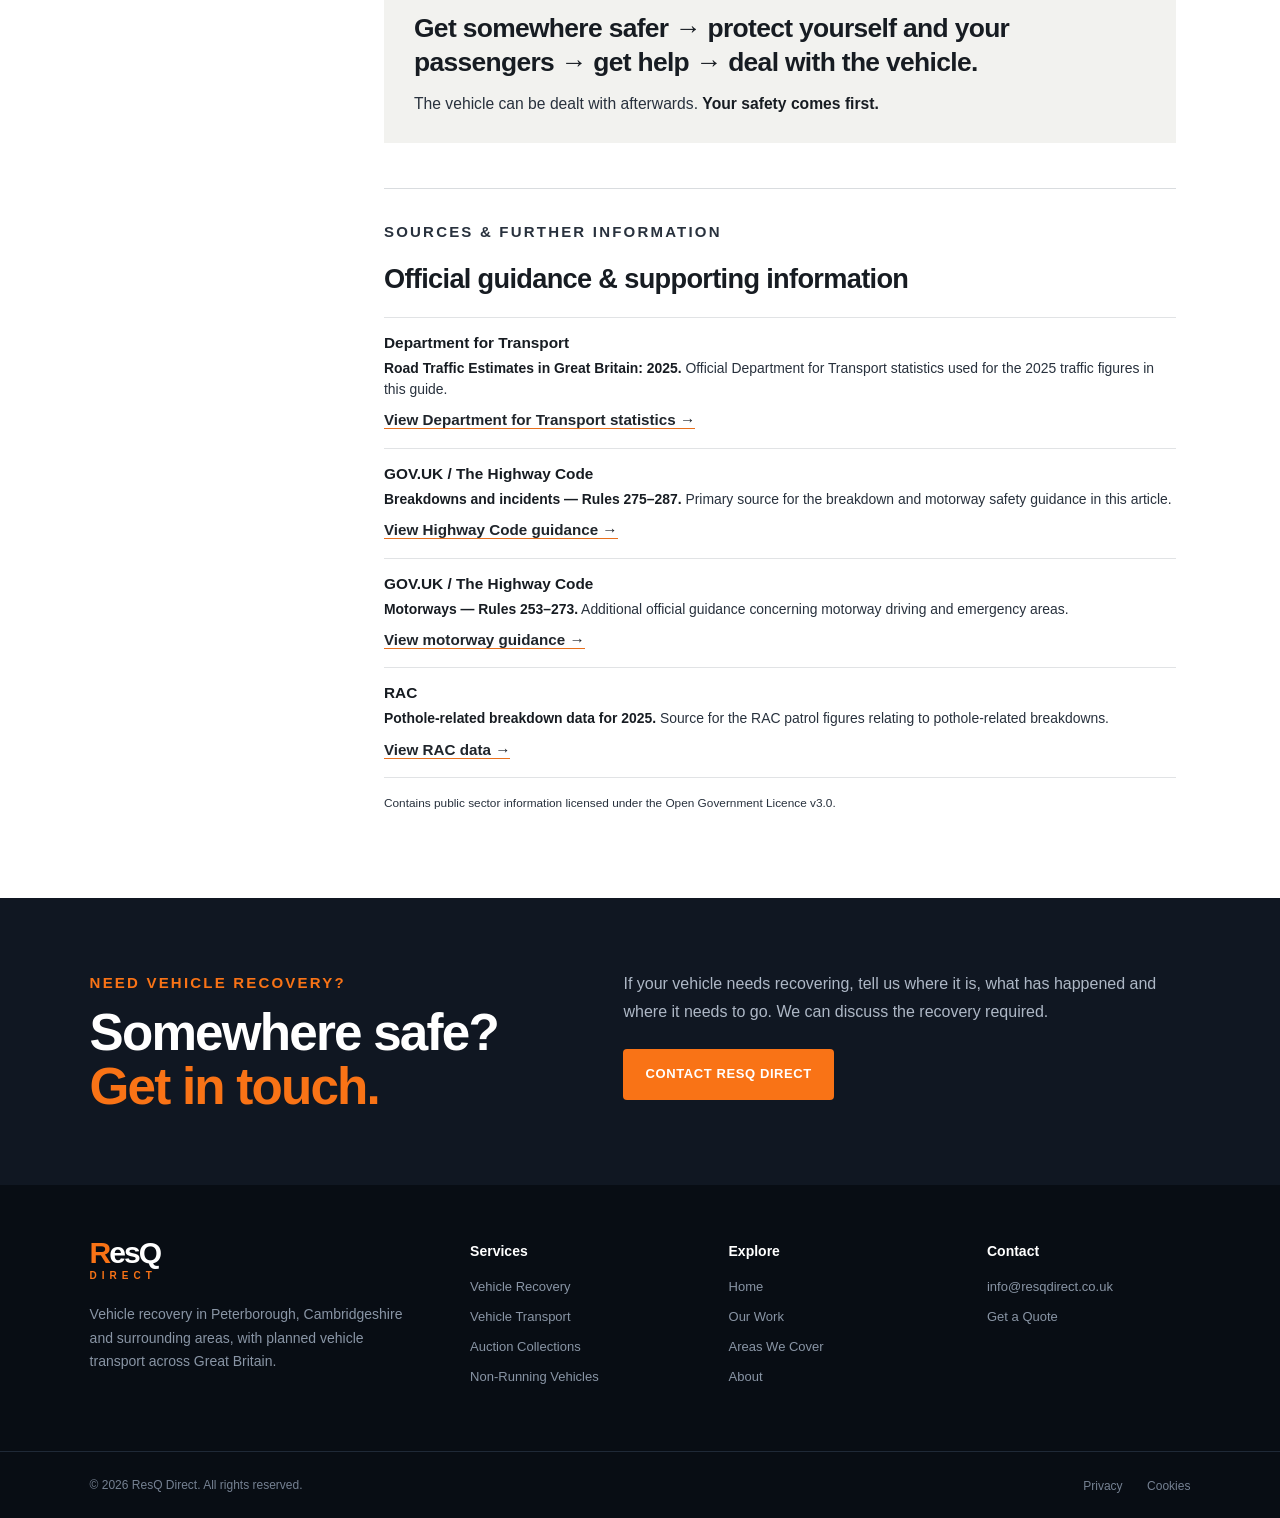
<file: what-to-do-if-your-car-breaks-down.html>
<!DOCTYPE html>
<html lang="en">

<head>
  <meta charset="UTF-8">
  <meta name="viewport" content="width=device-width, initial-scale=1.0">

  <title>What to Do If Your Car Breaks Down | UK Guide | ResQ Direct</title>

  <meta
    name="description"
    content="Broken down in the UK? Learn what to do on ordinary roads, motorways and in live lanes, how to stay safe and when to arrange vehicle recovery."
  >
<link rel="canonical" href="https://resqdirect.co.uk/what-to-do-if-your-car-breaks-down.html">
  <link rel="stylesheet" href="style.css">
</head>

<body class="guide-page">

  <!-- HEADER -->

  <header>

    <a class="logo" href="index.html">
      <span class="logo-resq">ResQ</span>
      <span class="logo-direct">DIRECT</span>
    </a>

    <nav>
  <a href="/#home">Home</a>
  <a href="/#recovery">Recovery</a>
  <a href="/#transport">Vehicle Transport</a>
  <a href="/#areas">Areas We Cover</a>
  <a href="our-work.html">Our Work</a>
  <a href="/#guides">Guides</a>
  <a href="/#about">About</a>
  <a href="/#contact">Contact</a>
</nav>

    <a class="header-call" href="tel:+447710482304">
      CALL NOW
    </a>

  </header>


  <main>

    <!-- ARTICLE HERO -->

    <section class="article-hero">

      <div class="article-hero-content">

        <p class="section-label">BREAKDOWN GUIDE</p>

        <h1>
          What to Do If Your Car Breaks Down:
          <span>A UK Driver's Guide</span>
        </h1>

        <p class="article-intro">
          What to do on ordinary roads, motorways and in live lanes,
          how to stay safe and when to arrange vehicle recovery.
        </p>

        <div class="article-meta">
          <span>ResQ Direct</span>
          <span>UK Driving Guide</span>
        </div>

      </div>

    </section>


    <!-- HERO IMAGE -->

    <section class="article-image article-image-hero">

      <img
        src="images/resqdirect-guide-breakdown-motorway.jpg.png"
        alt="Vehicle breakdown and recovery on a UK motorway"
      >

    </section>


    <!-- ARTICLE -->
     <section class="article-layout">

  <aside class="article-toc">
    <p class="article-toc-title">CONTENTS</p>

    <nav class="article-toc-links">
      <a href="#while-driving">If a problem develops while driving</a>
      <a href="#ordinary-road">Breakdown on an ordinary road</a>
      <a href="#motorway">Breakdown on a motorway</a>
      <a href="#live-lane">Stopped in a live motorway lane</a>
      <a href="#emergency-area">Motorway emergency areas</a>
      <a href="#location">Explaining your location</a>
      <a href="#repair">Should you repair it yourself?</a>
      <a href="#recovery">When vehicle recovery is needed</a>
    </nav>
  </aside>

  <article class="article-content">

      <p>
        A car problem can develop with little warning, whether you are
        close to home or part-way through a long journey. With billions
        of vehicle miles travelled on Britain's roads each year, knowing
        what to do when something goes wrong is useful for every driver.
      </p>

      <p>
        In 2025, motor vehicles travelled an estimated
        <strong>342.6 billion miles on Great Britain's roads</strong>.
        Cars and taxis accounted for
        <strong>262.4 billion vehicle miles</strong>, while motorways
        carried <strong>71.9 billion vehicle miles</strong>.
      </p>

      <p>
        Road condition is only one possible cause of trouble, but it
        gives an indication of the scale of roadside problems. RAC
        patrols recorded <strong>26,048 pothole-related breakdowns
        during 2025</strong>, involving faults such as damaged shock
        absorbers, broken suspension springs and distorted wheels.
        That equates to an average of around
        <strong>71 incidents per day</strong> and was 15% higher than
        in 2024.
      </p>

      <p>
        These RAC figures relate specifically to pothole-related
        incidents attended by its patrols. They are not a national
        total for all vehicle breakdowns.
      </p>


      <!-- STATISTICS -->

      <section class="article-stats">

        <p class="section-label">UK ROADS IN NUMBERS</p>

        <div class="article-stats-grid">

          <div class="article-stat">
            <strong>342.6bn</strong>
            <span>Motor-vehicle miles on Great Britain's roads</span>
          </div>

          <div class="article-stat">
            <strong>262.4bn</strong>
            <span>Miles travelled by cars and taxis</span>
          </div>

          <div class="article-stat">
            <strong>71.9bn</strong>
            <span>Motor-vehicle miles on motorways</span>
          </div>

          <div class="article-stat">
            <strong>26,048</strong>
            <span>RAC pothole-related breakdowns in 2025</span>
          </div>

        </div>

        <p class="article-small">
          Traffic figures are Department for Transport estimates for
          Great Britain. Breakdown figures are RAC patrol data relating
          specifically to pothole-related faults and should not be
          interpreted as the total number of breakdowns nationally.
        </p>

      </section>


      <p>
        Statistics provide context, but when your own car develops a
        problem, the immediate question is much simpler:
        <strong>what should you do next?</strong>
      </p>

      <p>
        The answer depends heavily on where you have stopped. A problem
        on your driveway or in a car park is very different from one
        that leaves you on a motorway or another high-speed road.
      </p>

      <p class="article-highlight">
        Your first priority is not the car. It is getting yourself and
        your passengers into the safest position reasonably possible.
      </p>


      <h2 id="while-driving">If Your Vehicle Develops a Problem While You Are Driving</h2>

      <p>
        If you notice a warning light, loss of power, unusual noise,
        overheating or another problem while the car is still moving,
        avoid stopping suddenly in a dangerous position if you can
        safely reach somewhere more suitable.
      </p>

      <p>
        The Highway Code uses the term
        <strong>"place of relative safety"</strong> for a location
        where the risk to you, your passengers and the vehicle from
        passing traffic is reduced.
      </p>

      <p>
        On a motorway or another high-speed road, a service area is the
        safest place to stop if you can reach one. Other possible
        locations include lay-bys, emergency areas and hard shoulders,
        although a hard shoulder provides less protection because of
        its proximity to high-speed traffic.
      </p>

      <p>
        Once you have reached a safer position, you can assess what
        help is required.
      </p>


      <h2 id="ordinary-road">Broken Down on an Ordinary Road?</h2> 

      <p>
        If possible, get the car off the road and away from passing
        traffic. If it is causing an obstruction, use the hazard
        warning lights to alert other road users.
      </p>

      <p>
        Visibility matters too. The Highway Code advises wearing
        light-coloured or fluorescent clothing during daylight where
        available, and reflective clothing at night or in poor
        visibility.
      </p>

      <p>
        On an ordinary road, and only when it is safe to do so, a
        warning triangle can be placed on the same side of the road at
        least <strong>45 metres (147 feet)</strong> behind the
        broken-down vehicle.
      </p>

      <p>
        Take particular care when placing or retrieving it.
      </p>

      <div class="article-warning">
        <strong>Never use a warning triangle on a motorway.</strong>
      </div>

      <p>
        Avoid standing in a position where approaching traffic could
        put you at risk. Once everyone is somewhere safe, assistance
        or recovery can be arranged.
      </p>


      <!-- MOTORWAY IMAGE -->

      <figure class="article-inline-image">

        <img
          src="images/resqdirect-guide-uk-motorway-aerial.jpg.png"
          alt="Aerial view of a busy motorway in Great Britain"
        >

        <figcaption>
          Motorway breakdowns require particular care because of the
          speed and proximity of traffic.
        </figcaption>

      </figure>


      <h2 id="motorway">What If You Break Down on a Motorway?</h2>


      <p>
        A motorway breakdown requires particular care because of the
        speed and proximity of traffic.
      </p>

      <p>
        If the car develops a problem but can still be driven safely,
        the Highway Code advises leaving the motorway at the next exit
        or pulling into a service area if possible.
      </p>

      <p>
        If that is not possible, move into the left lane and try to
        reach an emergency area or hard shoulder. Stop as far to the
        left as possible, leave enough room to exit the vehicle and
        turn the wheels to the left.
      </p>

      <p>
        Switch on the hazard warning lights. If it is dark or
        visibility is poor, use the sidelights as well.
      </p>

      <p>
        If it is safe and possible to leave the vehicle, occupants
        should exit on the side furthest from traffic. Where there is
        a safety barrier, move behind it while remaining alert to
        hazards such as uneven ground, debris or sudden drops.
      </p>

      <p>
        Once you are safely away from the carriageway, do not return
        to the car simply because it is raining, cold or dark.
      </p>

      <div class="article-warning">
        <strong>
          Do not attempt repairs in the motorway environment while
          waiting for help.
        </strong>
      </div>


      <h2 id="live-lane">What If Your Vehicle Stops in a Live Motorway Lane?</h2>


      <p>
        This situation is different.
      </p>

      <p>
        If you cannot get into the left lane or another safer location,
        and you cannot safely get out and well away from traffic, the
        Highway Code says to:
      </p>

      <ul>
        <li>stay in the vehicle;</li>
        <li>keep your seat belt on;</li>
        <li>switch on the hazard warning lights; and</li>
        <li><strong>call 999 immediately and ask for the police.</strong></li>
      </ul>

      <p>
        If the vehicle has an SOS function, this may also be used to
        request police assistance.
      </p>

      <p>
        This is why advice simply telling motorists to "always get out
        of the car" can be misleading. What you should do depends on
        whether you can safely reach a location away from moving
        traffic.
      </p>


      <!-- EMERGENCY AREA IMAGE -->

      <figure class="article-inline-image">

        <img
          src="images/resqdirect-guide-motorway-emergency-area.jpg.png"
          alt="Motorway emergency area with SOS telephone"
        >

        <figcaption>
          Emergency areas provide somewhere to stop during an emergency
          on certain motorways.
        </figcaption>

      </figure>


      <h2 id="emergency-area">What Is a Motorway Emergency Area?</h2>


      <p>
        Emergency areas provide somewhere to stop in an emergency on
        certain motorways. They are commonly identified by blue signs
        featuring an orange SOS telephone symbol and may also have
        orange road surfacing.
      </p>

      <p>
        They are for emergency use.
      </p>

      <p>
        There is an important point to remember if you have stopped in
        one. When you are ready to rejoin the motorway, the Highway
        Code says you <strong>must use the emergency telephone and
        follow the operator's advice</strong>.
      </p>

      <p>
        A traffic lane may need to be closed temporarily to allow you
        to leave safely.
      </p>


      <h2 id="location">How Do You Explain Where You Have Broken Down?</h2>
      <p>
        Knowing your location can make getting help much easier.
      </p>

      <p>
        On motorways and other high-speed roads, useful ways of
        identifying your position can include:
      </p>

      <ul>
        <li>a mapping application on your phone;</li>
        <li>marker posts or driver-location signs; and</li>
        <li>the vehicle's eCall or SOS system, where fitted.</li>
      </ul>

      <p>
        Your direction of travel can also be important. Saying that
        you are on a particular road without knowing which direction
        you were travelling may make your position harder to identify.
      </p>

      <p>
        When arranging recovery, explain what has happened as clearly
        as you can. Useful information can include the vehicle make and
        model, whether it starts, drives, rolls or steers, and whether
        there is visible damage or another problem that may affect
        loading.
      </p>


      <h2 id="repair">Should You Try to Repair the Car Yourself?</h2>


      <p>
        Location makes a major difference.
      </p>

      <p>
        Looking at a minor problem while a car is safely parked on a
        driveway is very different from attempting a repair beside
        fast-moving traffic.
      </p>

      <p>
        In the motorway breakdown circumstances covered by Highway Code
        Rule 277, drivers are specifically told not to attempt repairs
        while waiting for help.
      </p>

      <p>
        Even away from a motorway, do not put yourself underneath,
        behind or alongside a car where passing traffic, poor
        visibility or the position of the vehicle could put you in
        danger.
      </p>

      <p class="article-highlight">
        Getting the car moving is never more important than staying
        safe.
      </p>


      <h2 id="recovery">When Does a Vehicle Need Recovery?</h2>

      <p>
        Not every fault can — or should — be repaired where it occurs.
      </p>

      <p>
        Depending on the problem and location, the vehicle may need to
        be recovered to a garage, repair centre, home address or
        another suitable destination.
      </p>

      <p>
        Once you are somewhere safe, you can contact
        <strong>ResQ Direct</strong> to discuss the recovery.
      </p>

      <p>
        Tell us where the vehicle is, what has happened and where it
        needs to go. If it is damaged or non-running, information about
        its condition and anything unusual about access can help us
        understand what is required before collection.
      </p>

      <p>
        ResQ Direct provides vehicle recovery in
        <strong>Peterborough, Cambridgeshire and surrounding areas</strong>,
        with planned vehicle transport available for longer journeys
        across <strong>England, Scotland and Wales</strong>.
      </p>


      <!-- SUMMARY -->

      <section class="article-summary">

        <p class="section-label">THE SIMPLE ORDER TO REMEMBER</p>

        <h2>
          Get somewhere safer → protect yourself and your passengers
          → get help → deal with the vehicle.
        </h2>

        <p>
          The vehicle can be dealt with afterwards.
          <strong>Your safety comes first.</strong>
        </p>

      </section>


      <!-- SOURCES -->

      <section class="article-sources">

        <p class="section-label">SOURCES & FURTHER INFORMATION</p>

        <h2>Official guidance & supporting information</h2>

        <div class="article-source">

          <h3>Department for Transport</h3>

          <p>
            <strong>Road Traffic Estimates in Great Britain: 2025.</strong>
            Official Department for Transport statistics used for the
            2025 traffic figures in this guide.
          </p>

          <a
            href="https://www.gov.uk/government/statistics/road-traffic-estimates-in-great-britain-2025"
            target="_blank"
            rel="noopener noreferrer"
          >
            View Department for Transport statistics →
          </a>

        </div>


        <div class="article-source">

          <h3>GOV.UK / The Highway Code</h3>

          <p>
            <strong>Breakdowns and incidents — Rules 275–287.</strong>
            Primary source for the breakdown and motorway safety
            guidance in this article.
          </p>

          <a
            href="https://www.gov.uk/guidance/the-highway-code/breakdowns-and-incidents-274-to-287"
            target="_blank"
            rel="noopener noreferrer"
          >
            View Highway Code guidance →
          </a>

        </div>


        <div class="article-source">

          <h3>GOV.UK / The Highway Code</h3>

          <p>
            <strong>Motorways — Rules 253–273.</strong>
            Additional official guidance concerning motorway driving
            and emergency areas.
          </p>

          <a
            href="https://www.gov.uk/guidance/the-highway-code/motorways-253-to-273"
            target="_blank"
            rel="noopener noreferrer"
          >
            View motorway guidance →
          </a>

        </div>


        <div class="article-source">

          <h3>RAC</h3>

          <p>
            <strong>Pothole-related breakdown data for 2025.</strong>
            Source for the RAC patrol figures relating to
            pothole-related breakdowns.
          </p>

          <a
            href="https://media.rac.co.uk/pothole-pain-persists-vehicle-breakdowns-where-poor-roads-were-to-blame-rose-15-last-year"
            target="_blank"
            rel="noopener noreferrer"
          >
            View RAC data →
          </a>

        </div>

        <p class="article-licence">
          Contains public sector information licensed under the
          Open Government Licence v3.0.
        </p>

      </section>

    </article>
    </section>


    <!-- ARTICLE CTA -->

    <section class="portfolio-cta article-cta">

      <div>

        <p class="section-label">NEED VEHICLE RECOVERY?</p>

        <h2>
          Somewhere safe?
          <span>Get in touch.</span>
        </h2>

      </div>

      <div>

        <p>
          If your vehicle needs recovering, tell us where it is, what
          has happened and where it needs to go. We can discuss the
          recovery required.
        </p>

        <a class="btn btn-primary" href="/#contact">
          CONTACT RESQ DIRECT
        </a>

      </div>

    </section>

  </main>


  <!-- FOOTER -->

  <footer>

    <div class="footer-main">

      <div class="footer-brand">

        <a class="logo footer-logo" href="index.html">
          <span class="logo-resq">ResQ</span>
          <span class="logo-direct">DIRECT</span>
        </a>

        <p>
          Vehicle recovery in Peterborough, Cambridgeshire and
          surrounding areas, with planned vehicle transport across
          Great Britain.
        </p>

      </div>


      <div class="footer-column">

        <h3>Services</h3>

        <a href="/#recovery">Vehicle Recovery</a>
        <a href="/#transport">Vehicle Transport</a>
        <a href="/#transport">Auction Collections</a>
        <a href="/#transport">Non-Running Vehicles</a>

      </div>


      <div class="footer-column">

        <h3>Explore</h3>

        <a href="index.html">Home</a>
        <a href="our-work.html">Our Work</a>
        <a href="/#areas">Areas We Cover</a>
        <a href="/#about">About</a>

      </div>


      <div class="footer-column">

        <h3>Contact</h3>

        <a href="mailto:info@resqdirect.co.uk">
          info@resqdirect.co.uk
        </a>

        <a href="/#contact">
          Get a Quote
        </a>

      </div>

    </div>


    <div class="footer-bottom">

      <p>© 2026 ResQ Direct. All rights reserved.</p>

      <div>
        <a href="#">Privacy</a>
        <a href="#">Cookies</a>
      </div>

    </div>

  </footer>

</body>

</html>
</file>
<file: style.css>
/* =========================================================
   RESQ DIRECT — MAIN WEBSITE STYLES
   ========================================================= */

:root {
  --orange: #f97316;
  --orange-dark: #ea580c;
  --ink: #111827;
  --text: #475569;
  --muted: #64748b;
  --light: #f6f7f9;
  --line: #e2e8f0;
  --dark: #101722;
  --white: #ffffff;
}

* {
  margin: 0;
  padding: 0;
  box-sizing: border-box;
}

html {
  scroll-behavior: smooth;
}

body {
  font-family: Arial, Helvetica, sans-serif;
  background: #ffffff;
  color: var(--ink);
  line-height: 1.6;
}

img {
  max-width: 100%;
}

section[id],
div[id] {
  scroll-margin-top: 95px;
}


/* =========================================================
   HEADER
   ========================================================= */

header {
  position: fixed;
  top: 0;
  left: 0;
  width: 100%;
  height: 82px;
  padding: 0 5%;

  display: flex;
  align-items: center;
  justify-content: space-between;

  background: rgba(255, 255, 255, 0.97);
  border-bottom: 1px solid rgba(15, 23, 42, 0.1);

  z-index: 1000;
}

.logo {
  display: flex;
  flex-direction: column;
  line-height: 0.85;
}

.logo-resq {
  color: var(--ink);
  font-size: 30px;
  font-weight: 900;
  letter-spacing: -2px;
}

.logo-resq::first-letter {
  color: var(--orange);
}

.logo-direct {
  margin-top: 7px;
  color: var(--orange);
  font-size: 10px;
  font-weight: 800;
  letter-spacing: 5px;
}

nav {
  display: flex;
  align-items: center;
  gap: 28px;
}

nav a {
  color: #1f2937;
  text-decoration: none;
  font-size: 14px;
  font-weight: 600;
  transition: color 0.2s ease;
}

nav a:hover {
  color: var(--orange);
}

.header-call {
  padding: 13px 22px;

  background: var(--orange);
  color: #ffffff;

  border-radius: 4px;

  text-decoration: none;
  font-size: 13px;
  font-weight: 800;
  letter-spacing: 0.5px;

  transition: background 0.2s ease;
}

.header-call:hover {
  background: var(--orange-dark);
}


/* =========================================================
   GLOBAL TYPOGRAPHY
   ========================================================= */

.section-label {
  display: inline-block;

  margin-bottom: 16px;

  color: var(--orange);

  font-size: 15px;
  line-height: 1;
  font-weight: 900;
  letter-spacing: 2.2px;
}

h2 {
  color: var(--ink);
  font-size: clamp(36px, 4vw, 54px);
  line-height: 1.04;
  font-weight: 900;
  letter-spacing: -1.8px;
}

h2 span {
  color: var(--orange);
}

p {
  color: var(--muted);
}

.text-link {
  display: inline-block;

  color: var(--ink);

  text-decoration: none;
  font-size: 14px;
  font-weight: 800;

  transition: color 0.2s ease;
}

.text-link:hover {
  color: var(--orange);
}


/* =========================================================
   BUTTONS
   ========================================================= */

.btn {
  min-width: 145px;

  display: inline-flex;
  align-items: center;
  justify-content: center;

  padding: 15px 22px;

  border: 0;
  border-radius: 4px;

  text-decoration: none;

  font-family: inherit;
  font-size: 13px;
  font-weight: 800;
  letter-spacing: 0.6px;

  cursor: pointer;

  transition:
    background 0.2s ease,
    transform 0.2s ease;
}

.btn:hover {
  transform: translateY(-1px);
}

.btn-primary {
  background: var(--orange);
  color: #ffffff;
}

.btn-primary:hover {
  background: var(--orange-dark);
}

.btn-whatsapp {
  background: #25d366;
  color: #ffffff;
}

.btn-whatsapp:hover {
  background: #1ebe5d;
}

.btn-secondary {
  background: rgba(255, 255, 255, 0.12);
  color: #ffffff;
  border: 1px solid rgba(255, 255, 255, 0.7);
}

.btn-secondary:hover {
  background: rgba(255, 255, 255, 0.22);
}


/* =========================================================
   HERO
   ========================================================= */

.hero {
  position: relative;

  min-height: 100vh;

  display: flex;
  align-items: center;

  padding: 130px 7% 70px;

  background-image:
    linear-gradient(
      90deg,
      rgba(5, 12, 22, 0.9) 0%,
      rgba(5, 12, 22, 0.72) 35%,
      rgba(5, 12, 22, 0.25) 66%,
      rgba(5, 12, 22, 0.08) 100%
    ),
   url("images/resqdirect-real-recovery-truck-clean.jpg");

  background-size: cover;
  background-position: center;
}

.hero-content {
  position: relative;
  z-index: 2;

  width: 100%;
  max-width: 760px;

  color: #ffffff;
}

.hero-label {
  margin-bottom: 22px;

  color: #fb923c;

  font-size: 13px;
  font-weight: 800;
  letter-spacing: 3px;
}

.hero h1 {
  color: #ffffff;

  font-size: clamp(48px, 6vw, 82px);
  line-height: 0.98;
  font-weight: 900;
  letter-spacing: -3px;

  text-shadow: 0 4px 20px rgba(0, 0, 0, 0.25);
}

.hero h1 span {
  color: #fb923c;
}

.hero-location {
  margin-top: 27px;

  color: #f3f4f6;

  font-size: 18px;
  font-weight: 500;
}
.hero-phone {
  margin-top: 14px;
  font-size: 20px;
  font-weight: 600;
  color: #ffffff;
}

.hero-phone a {
  color: #fb923c;
  font-size: 24px;
  font-weight: 700;
  text-decoration: none;
}

.hero-phone a:hover {
  text-decoration: underline;
}
.hero-buttons {
  margin-top: 38px;

  display: flex;
  flex-wrap: wrap;
  gap: 12px;
}


/* =========================================================
   VEHICLE RECOVERY
   ========================================================= */

.recovery-intro {
  padding: 76px 7% 64px;

  display: grid;

  grid-template-columns: 0.9fr 1.1fr;

  grid-template-areas:
    "content photo"
    "details details";

  gap: 48px 64px;

  background: #ffffff;
}

.recovery-intro-content {
  grid-area: content;

  max-width: 620px;

  display: flex;
  flex-direction: column;
  justify-content: center;
}

.recovery-intro h2 {
  margin-bottom: 22px;
}

.section-intro {
  margin-bottom: 15px;

  color: #334155;

  font-size: 17px;
  line-height: 1.65;
  font-weight: 600;
}

.recovery-intro-content > p:not(.section-label):not(.section-intro) {
  margin-bottom: 12px;

  color: var(--muted);

  font-size: 16px;
  line-height: 1.72;
}

.recovery-actions {
  margin-top: 24px;

  display: flex;
  align-items: center;
  flex-wrap: wrap;
  gap: 22px;
}

.recovery-photo {
  grid-area: photo;

  height: 390px;

  align-self: center;

  overflow: hidden;

  border-radius: 6px;
}

.recovery-photo img {
  width: 100%;
  height: 100%;

  display: block;

  object-fit: cover;
  object-position: center;
}

.recovery-details {
  grid-area: details;

  display: grid;
  grid-template-columns: repeat(3, 1fr);
  gap: 0;

  margin-top: 4px;

  border-top: 1px solid var(--line);
  border-bottom: 1px solid var(--line);
}

.recovery-details > div {
  padding: 30px 32px;
}

.recovery-details > div:first-child {
  padding-left: 0;
}

.recovery-details > div + div {
  border-left: 1px solid var(--line);
}

.recovery-details h3 {
  margin-bottom: 10px;

  color: var(--ink);

  font-size: 18px;
  line-height: 1.3;
  font-weight: 800;
}

.recovery-details p {
  color: var(--muted);

  font-size: 15px;
  line-height: 1.7;
}


/* =========================================================
   VEHICLE TRANSPORT
   ========================================================= */

.transport-section {
  padding: 82px 7%;

  background: var(--light);
  color: var(--ink);

  border-top: 1px solid var(--line);
  border-bottom: 1px solid var(--line);
}

.transport-heading {
  margin-bottom: 32px;
  display: grid;
  grid-template-columns: minmax(0, 0.9fr) minmax(0, 1.1fr);
  grid-template-rows: auto auto 1fr;
  column-gap: 56px;
  align-items: start;
}

.transport-heading .section-label {
  grid-column: 1;
  grid-row: 1;
}

.transport-heading h2 {
  grid-column: 1;
  grid-row: 2;
  margin: 0 0 26px;
}

.transport-copy {
  grid-column: 1;
  grid-row: 3;
  max-width: 620px;
}

.transport-copy p {
  margin-bottom: 12px;

  color: var(--muted);

  font-size: 16px;
  line-height: 1.72;
}

.transport-copy .btn {
  margin-top: 12px;
}

.transport-photo {
  grid-column: 2;
  grid-row: 1 / 4;
  width: 100%;
  height: 100%;
  min-height: 440px;
  margin: 0;
  overflow: hidden;
  border-radius: 7px;
}

.transport-photo img {
  width: 100%;
  height: 100%;

  display: block;

  object-fit: cover;
  object-position: center;
}

.transport-services {
  display: grid;
  grid-template-columns: repeat(3, 1fr);

  gap: 1px;

  overflow: hidden;

  background: #dfe3e8;

  border: 1px solid #dfe3e8;
  border-radius: 7px;
}

.transport-card {
  padding: 28px 30px;

  background: #ffffff;
}

.transport-card h3 {
  margin-bottom: 10px;

  color: var(--ink);

  font-size: 19px;
  line-height: 1.3;
  font-weight: 800;
}

.transport-card p {
  color: var(--muted);

  font-size: 15px;
  line-height: 1.68;
}


/* =========================================================
   WHY RESQ DIRECT
   ========================================================= */

.why-section {
  padding: 82px 7%;

  background: #ffffff;
}

.why-heading {
  margin-bottom: 36px;

  display: grid;

  grid-template-columns: 0.82fr 1.18fr;

  column-gap: 72px;
  align-items: start;
}

.why-heading .section-label {
  grid-column: 1;
}

.why-heading h2 {
  grid-column: 1;

  margin-bottom: 26px;
}

.why-services {
  grid-column: 1;
}

.why-services-title {
  margin-bottom: 9px;

  color: var(--ink);

  font-size: 15px;
  font-weight: 800;
}

.why-services ul {
  margin: 0;
  padding: 0;

  list-style: none;
}

.why-services li {
  padding: 7px 0;

  color: var(--muted);

  border-bottom: 1px solid var(--line);

  font-size: 15px;
  line-height: 1.4;
}

.why-text {
  grid-column: 2;
  grid-row: 1 / span 3;
}

.why-text p {
  margin-bottom: 12px;

  color: var(--muted);

  font-size: 16px;
  line-height: 1.72;
}

.why-photo {
  width: 100%;
  height: 310px;

  margin: 0 0 34px;

  overflow: hidden;

  border-radius: 7px;
}

.why-photo img {
  width: 100%;
  height: 100%;

  display: block;

  object-fit: cover;
  object-position: center 55%;
}

.why-points {
  display: grid;
  grid-template-columns: repeat(3, 1fr);

  gap: 22px;

  margin-bottom: 78px;
}

.why-point {
  padding: 26px;

  background: var(--light);

  border: 1px solid var(--line);
  border-radius: 6px;
}

.why-point h3 {
  margin-bottom: 9px;

  color: var(--ink);

  font-size: 18px;
  font-weight: 800;
}

.why-point p {
  color: var(--muted);

  font-size: 15px;
  line-height: 1.68;
}


/* =========================================================
   AREAS WE COVER
   ========================================================= */

.areas-box {
  padding-top: 68px;

  display: grid;

  grid-template-columns: 0.92fr 1.08fr;

  grid-template-areas:
    "heading photo"
    "text photo";

  gap: 24px 58px;
  align-items: start;

  border-top: 1px solid var(--line);
}

.areas-heading {
  grid-area: heading;
}

.areas-heading h2 {
  max-width: 560px;
}

.areas-photo {
  grid-area: photo;

  height: 390px;

  align-self: center;

  overflow: hidden;

  border-radius: 7px;
}

.areas-photo img {
  width: 100%;
  height: 100%;

  display: block;

  object-fit: cover;
  object-position: center;
}

.areas-text {
  grid-area: text;

  max-width: 620px;
}

.areas-text p {
  margin-bottom: 12px;

  color: var(--muted);

  font-size: 16px;
  line-height: 1.72;
}

.areas-text .text-link {
  margin-top: 10px;
}


/* =========================================================
   RECOVERY IN ACTION
   ========================================================= */

.work-showcase {
  display: grid;

  grid-template-columns: 1.05fr 0.95fr;

  min-height: 500px;

  background: var(--light);
}

.work-showcase-image {
  min-height: 500px;

  overflow: hidden;
}

.work-showcase-image img {
  width: 100%;
  height: 100%;

  display: block;

  object-fit: cover;
}

.work-showcase-content {
  padding: 68px 9%;

  display: flex;
  flex-direction: column;
  justify-content: center;
}

.work-showcase-content h2 {
  margin-bottom: 22px;
}

.work-showcase-content > p:not(.section-label) {
  max-width: 560px;

  margin-bottom: 14px;

  color: var(--muted);

  font-size: 16px;
  line-height: 1.72;
}

.work-showcase-content .text-link {
  margin-top: 10px;
  width: fit-content;
}


/* =========================================================
   MORE SERVICES
   ========================================================= */

.service-stories {
  padding: 82px 7%;

  background: #ffffff;
}

.service-stories-heading {
  max-width: 760px;

  margin-bottom: 38px;
}

.service-stories-heading h2 {
  margin-bottom: 16px;
}

.service-stories-heading > p:not(.section-label) {
  max-width: 650px;

  color: var(--muted);

  font-size: 16px;
  line-height: 1.72;
}

.service-story-grid {
  display: grid;
  grid-template-columns: repeat(3, 1fr);

  gap: 22px;
}

.service-story {
  overflow: hidden;

  background: #ffffff;

  border: 1px solid var(--line);
  border-radius: 7px;
}

.service-story img {
  width: 100%;
  height: 220px;

  display: block;

  object-fit: cover;
}

.service-story-content {
  padding: 25px;
}

.service-story h3 {
  margin-bottom: 10px;

  color: var(--ink);

  font-size: 20px;
  line-height: 1.3;
  font-weight: 800;
}

.service-story-content p {
  margin-bottom: 18px;

  color: var(--muted);

  font-size: 15px;
  line-height: 1.68;
}

.service-story a {
  color: var(--ink);

  text-decoration: none;

  font-size: 14px;
  font-weight: 800;
}

.service-story a:hover {
  color: var(--orange);
}


/* =========================================================
   HOW IT WORKS
   ========================================================= */

.process-section {
  padding: 82px 7%;

  background: var(--dark);
}

.process-heading {
  max-width: 760px;

  margin-bottom: 40px;
}

.process-heading h2 {
  margin-bottom: 18px;

  color: #ffffff;
}

.process-heading > p:not(.section-label) {
  max-width: 650px;

  color: #aeb8c6;

  font-size: 16px;
  line-height: 1.72;
}

.process-grid {
  display: grid;
  grid-template-columns: repeat(4, 1fr);

  border-top: 1px solid #344050;
  border-left: 1px solid #344050;
}

.process-card {
  padding: 28px;

  border-right: 1px solid #344050;
  border-bottom: 1px solid #344050;
}

.process-card span {
  display: block;

  margin-bottom: 22px;

  color: var(--orange);

  font-size: 12px;
  font-weight: 900;
  letter-spacing: 2px;
}

.process-card h3 {
  margin-bottom: 10px;

  color: #ffffff;

  font-size: 18px;
  line-height: 1.3;
}

.process-card p {
  color: #aeb8c6;

  font-size: 14px;
  line-height: 1.7;
}


/* =========================================================
   WHAT AFFECTS THE QUOTE
   ========================================================= */

.quote-info-section {
  padding: 60px 7%;

  background: #ffffff;
}

.quote-info-heading {
  display: grid;
  grid-template-columns: 0.85fr 1.15fr;

  gap: 65px;

  margin-bottom: 30px;
}

.quote-info-heading .section-label {
  grid-column: 1 / -1;
}

.quote-info-heading h2 {
  grid-column: 1;
}

.quote-info-content {
  grid-column: 2;
}

.quote-info-content p {
  margin-bottom: 12px;

  color: var(--muted);

  font-size: 16px;
  line-height: 1.72;
}

.quote-factors {
  display: grid;
  grid-template-columns: repeat(4, 1fr);

  margin-top: 34px;

  border-top: 1px solid var(--line);
  border-bottom: 1px solid var(--line);
}

.quote-factors > div {
  padding: 25px;
}

.quote-factors > div:first-child {
  padding-left: 0;
}

.quote-factors > div + div {
  border-left: 1px solid var(--line);
}

.quote-factors h3 {
  margin-bottom: 7px;

  color: var(--ink);

  font-size: 17px;
  font-weight: 800;
}

.quote-factors p {
  color: var(--muted);

  font-size: 14px;
  line-height: 1.65;
}


/* =========================================================
   DETAILS TO SEND
   ========================================================= */

.details-section {
  padding: 82px 7%;

  display: grid;
  grid-template-columns: 0.9fr 1.1fr;

  gap: 65px;
  align-items: center;

  background: var(--light);
}

.details-content {
  max-width: 600px;
}

.details-content h2 {
  margin-bottom: 18px;
}

.details-content > p:not(.section-label) {
  margin-bottom: 20px;

  color: var(--muted);

  font-size: 16px;
  line-height: 1.72;
}

.details-content ul {
  margin: 0 0 28px;
  padding: 0;

  list-style: none;
}

.details-content li {
  position: relative;

  padding: 9px 0 9px 24px;

  color: #475569;

  border-bottom: 1px solid #dfe4ea;

  font-size: 15px;
}

.details-content li::before {
  content: "•";

  position: absolute;
  left: 4px;

  color: var(--orange);
  font-weight: 900;
}

.details-image {
  height: 390px;

  overflow: hidden;

  border-radius: 7px;
}

.details-image img {
  width: 100%;
  height: 100%;

  display: block;

  object-fit: cover;
}


/* =========================================================
   BREAKDOWN SAFETY
   ========================================================= */

.safety-section {
  padding: 76px 7%;

  background: #ffffff;
}

.safety-content {
  max-width: 920px;
}

.safety-content h2 {
  margin-bottom: 20px;
}

.safety-content > p:not(.section-label) {
  max-width: 820px;

  margin-bottom: 13px;

  color: var(--muted);

  font-size: 16px;
  line-height: 1.72;
}

.safety-note {
  margin-top: 22px !important;

  padding: 18px 20px;

  background: #fff7ed;

  border-left: 4px solid var(--orange);

  color: #334155 !important;

  font-weight: 700;
}


/* =========================================================
   FAQ
   ========================================================= */

.faq-section {
  padding: 82px 7%;

  background: var(--light);
}

.faq-heading {
  max-width: 760px;

  margin-bottom: 38px;
}

.faq-grid {
  display: grid;
  grid-template-columns: repeat(2, 1fr);

  gap: 0 55px;

  border-top: 1px solid #dbe1e8;
}

.faq-item {
  padding: 26px 0;

  border-bottom: 1px solid #dbe1e8;
}

.faq-item h3 {
  margin-bottom: 8px;

  color: var(--ink);

  font-size: 18px;
  line-height: 1.35;
  font-weight: 800;
}

.faq-item p {
  color: var(--muted);

  font-size: 15px;
  line-height: 1.68;
}


/* =========================================================
   CONTACT
   ========================================================= */

.contact-section {
  display: grid;
  grid-template-columns: 0.8fr 1.2fr;

  background: var(--dark);
}

.contact-image {
  min-height: 0px;

  overflow: hidden;
}

.contact-image img {
  width: 100%;
  height: 100%;

  display: block;

  object-fit: cover;
  object-position: 45% center;
}

.contact-content {
    width: 100%;
    max-width: 1200px;
    margin: 0 auto;
    padding: 72px 5%;
    color: #ffffff;
}

.contact-content h2 {
  margin-bottom: 20px;

  color: #ffffff;
}

.contact-content > p:not(.section-label):not(.form-note) {
  max-width: 680px;

  color: #b8c1cd;

  font-size: 16px;
  line-height: 1.72;
}

.contact-details {
  margin: 30px 0 35px;

  display: grid;
  grid-template-columns: repeat(3, 1fr);

  gap: 20px;

  padding: 22px 0;

  border-top: 1px solid #344050;
  border-bottom: 1px solid #344050;
}

.contact-details span {
  display: block;

  margin-bottom: 5px;

  color: #8e9aaa;

  font-size: 11px;
  font-weight: 800;
  letter-spacing: 1px;
  text-transform: uppercase;
}

.contact-details a,
.contact-details p {
  color: #ffffff;

  text-decoration: none;

  font-size: 14px;
  line-height: 1.55;
}

.quote-form {
  display: flex;
  flex-direction: column;

  gap: 17px;
}

.form-row {
  display: grid;
  grid-template-columns: 1fr 1fr;

  gap: 17px;
}

.quote-form label {
  display: block;

  margin-bottom: 6px;

  color: #d7dde5;

  font-size: 13px;
  font-weight: 700;
}

.quote-form input,
.quote-form select,
.quote-form textarea {
  width: 100%;

  padding: 13px 14px;

  background: #ffffff;
  color: var(--ink);

  border: 1px solid #d7dde5;
  border-radius: 4px;

  font-family: inherit;
  font-size: 15px;
}

.quote-form textarea {
  resize: vertical;
}

.quote-form input:focus,
.quote-form select:focus,
.quote-form textarea:focus {
  outline: 2px solid var(--orange);
  outline-offset: 1px;
}

.quote-form .btn {
  width: fit-content;

  margin-top: 4px;
}

.form-note {
  margin-top: 16px;

  color: #8e9aaa;

  font-size: 12px;
  line-height: 1.6;
}


/* =========================================================
   FOOTER
   ========================================================= */

footer {
  background: #080d14;
  color: #ffffff;
}

.footer-main {
  padding: 55px 7%;

  display: grid;
  grid-template-columns: 1.6fr 1fr 1fr 1fr;

  gap: 55px;
}

.footer-logo .logo-resq {
  color: #ffffff;
}

.footer-brand > p {
  max-width: 360px;

  margin-top: 22px;

  color: #8995a5;

  font-size: 14px;
  line-height: 1.7;
}

.footer-column {
  display: flex;
  flex-direction: column;
  align-items: flex-start;
}

.footer-column h3 {
  margin-bottom: 15px;

  color: #ffffff;

  font-size: 14px;
  font-weight: 800;
}

.footer-column a {
    display: block;
  margin-bottom: 9px;

  color: #8995a5;

  text-decoration: none;

  font-size: 13px;
}

.footer-column a:hover {
  color: var(--orange);
}

.footer-bottom {
  padding: 20px 7%;

  display: flex;
  align-items: center;
  justify-content: space-between;

  border-top: 1px solid #1f2937;
}

.footer-bottom p,
.footer-bottom a {
  color: #758192;

  font-size: 12px;
}

.footer-bottom a {
  margin-left: 20px;

  text-decoration: none;
}


/* =========================================================
   TABLET / SMALL LAPTOP
   ========================================================= */

@media (max-width: 1050px) {

  nav {
    gap: 17px;
  }

  nav a {
    font-size: 13px;
  }

  .transport-heading,
  .why-heading,
  .quote-info-heading {
    column-gap: 45px;
  }

  .transport-services {
    grid-template-columns: repeat(2, 1fr);
  }

  .process-grid {
    grid-template-columns: repeat(2, 1fr);
  }

  .footer-main {
    grid-template-columns: 1.4fr 1fr 1fr;
  }

  .footer-column:last-child {
    grid-column: 2;
  }
}


/* =========================================================
   MOBILE / TABLET
   ========================================================= */

@media (max-width: 900px) {

  header {
    height: 72px;
    padding: 0 5%;
  }

  nav {
    display: none;
  }

  .logo-resq {
    font-size: 26px;
  }

  .header-call {
    padding: 11px 16px;
  }

  .section-label {
    font-size: 13px;
    letter-spacing: 1.8px;
  }

  h2 {
    font-size: clamp(34px, 8vw, 48px);
  }


  /* HERO */

  .hero {
    min-height: 100svh;

    padding: 120px 6% 70px;

    background-position: 60% center;
  }

  .hero h1 {
    font-size: clamp(46px, 13vw, 68px);
    letter-spacing: -2px;
  }

  .hero-location {
    font-size: 16px;
    line-height: 1.6;
  }

  .hero-buttons {
    flex-direction: column;
    align-items: flex-start;
  }

  .hero-buttons .btn {
    width: 100%;
    max-width: 320px;
  }


  /* RECOVERY */

  .recovery-intro {
    padding: 65px 6%;

    grid-template-columns: 1fr;

    grid-template-areas:
      "content"
      "photo"
      "details";

    gap: 35px;
  }

  .recovery-photo {
    height: 300px;
  }

  .recovery-details {
    grid-template-columns: 1fr;
  }

  .recovery-details > div,
  .recovery-details > div:first-child {
    padding: 24px 0;
  }

  .recovery-details > div + div {
    border-left: 0;
    border-top: 1px solid var(--line);
  }


  /* TRANSPORT */

  .transport-section {
    padding: 65px 6%;
  }

  .transport-heading {
    display: block;

    margin-bottom: 32px;
  }

  .transport-heading h2 {
    margin-bottom: 22px;
  }

  .transport-copy .btn {
    width: 100%;
    max-width: 320px;
  }

  .transport-photo {
    height: 280px;
  }

  .transport-services {
    grid-template-columns: 1fr;
  }


  /* WHY */

  .why-section {
    padding: 65px 6%;
  }

  .why-heading {
    display: block;

    margin-bottom: 34px;
  }

  .why-services {
    margin: 25px 0 30px;
  }

  .why-photo {
    height: 280px;
  }

  .why-points {
    grid-template-columns: 1fr;

    margin-bottom: 60px;
  }


  /* AREAS */

  .areas-box {
    grid-template-columns: 1fr;

    grid-template-areas:
      "heading"
      "photo"
      "text";

    gap: 28px;
  }

  .areas-photo {
    height: 300px;
  }


  /* RECOVERY SHOWCASE */

  .work-showcase {
    grid-template-columns: 1fr;
  }

  .work-showcase-image {
    min-height: 330px;
    height: 330px;
  }

  .work-showcase-content {
    padding: 60px 6%;
  }


  /* SERVICES */

  .service-stories {
    padding: 65px 6%;
  }

  .service-story-grid {
    grid-template-columns: 1fr;
  }

  .service-story img {
    height: 260px;
  }


  /* PROCESS */

  .process-section {
    padding: 65px 6%;
  }

  .process-grid {
    grid-template-columns: 1fr;
  }


  /* QUOTE */

  .quote-info-section {
    padding: 65px 6%;
  }

  .quote-info-heading {
    display: block;
  }

  .quote-info-heading h2 {
    margin-bottom: 24px;
  }

  .quote-factors {
    grid-template-columns: 1fr 1fr;
  }

  .quote-factors > div:first-child {
    padding-left: 25px;
  }

  .quote-factors > div + div {
    border-left: 0;
  }

  .quote-factors > div:nth-child(even) {
    border-left: 1px solid var(--line);
  }

  .quote-factors > div:nth-child(n+3) {
    border-top: 1px solid var(--line);
  }


  /* DETAILS */

  .details-section {
    padding: 65px 6%;

    grid-template-columns: 1fr;

    gap: 35px;
  }

  .details-image {
    height: 300px;
  }


  /* SAFETY */

  .safety-section {
    padding: 65px 6%;
  }


  /* FAQ */

  .faq-section {
    padding: 65px 6%;
  }

  .faq-grid {
    grid-template-columns: 1fr;
  }


  /* CONTACT */

  .contact-section {
    grid-template-columns: 1fr;
  }

  .contact-image {
    min-height: 330px;
    height: 330px;
  }

  .contact-content {
    padding: 60px 6%;
  }

  .contact-details {
    grid-template-columns: 1fr;
  }

  .form-row {
    grid-template-columns: 1fr;
  }


  /* FOOTER */

  .footer-main {
    padding: 50px 6%;

    grid-template-columns: 1fr 1fr;
  }

  .footer-brand {
    grid-column: 1 / -1;
  }

  .footer-column:last-child {
    grid-column: auto;
  }

  .footer-bottom {
    padding: 20px 6%;
  }
}


/* =========================================================
   SMALL MOBILE
   ========================================================= */

@media (max-width: 600px) {

  .hero {
    padding-left: 5%;
    padding-right: 5%;
  }

  .recovery-intro,
  .transport-section,
  .why-section,
  .service-stories,
  .process-section,
  .quote-info-section,
  .details-section,
  .safety-section,
  .faq-section {
    padding-left: 5%;
    padding-right: 5%;
  }

  .recovery-photo,
  .transport-photo,
  .why-photo,
  .areas-photo,
  .details-image {
    height: 245px;
  }

  .work-showcase-image,
  .contact-image {
    min-height: 270px;
    height: 270px;
  }

  .transport-card,
  .process-card {
    padding: 23px;
  }

  .quote-factors {
    grid-template-columns: 1fr;
  }

  .quote-factors > div,
  .quote-factors > div:first-child {
    padding: 20px 0;
  }

  .quote-factors > div:nth-child(even) {
    border-left: 0;
  }

  .quote-factors > div + div,
  .quote-factors > div:nth-child(n+3) {
    border-top: 1px solid var(--line);
  }

  .contact-content {
    padding: 50px 5%;
  }

  .footer-main {
    padding: 45px 5%;

    grid-template-columns: 1fr;

    gap: 35px;
  }

  .footer-brand {
    grid-column: auto;
  }

  .footer-bottom {
    padding: 20px 5%;

    flex-direction: column;
    align-items: flex-start;
    gap: 10px;
  }

  .footer-bottom a {
    margin-left: 0;
    margin-right: 18px;
  }
}

/* =========================================================
   OUR WORK PAGE — PHOTO PORTFOLIO
   ========================================================= */

.logo {
  text-decoration: none;
}

.nav-active {
  color: var(--orange) !important;
}


/* HERO */

.portfolio-hero {
  padding: 145px 7% 72px;

  display: grid;
  grid-template-columns: 0.82fr 1.18fr;
  gap: 65px;
  align-items: center;

  background: var(--light);
}

.portfolio-hero-text {
  max-width: 600px;
}

.portfolio-hero h1 {
  margin-bottom: 24px;

  color: var(--ink);

  font-size: clamp(46px, 5vw, 68px);
  line-height: 1;
  font-weight: 900;
  letter-spacing: -2.5px;
}

.portfolio-hero h1 span {
  color: var(--orange);
}

.portfolio-hero-text > p:not(.section-label) {
  margin-bottom: 13px;

  color: var(--muted);

  font-size: 16px;
  line-height: 1.72;
}

.portfolio-hero-text .portfolio-lead {
  color: #334155;

  font-size: 18px;
  font-weight: 600;
}

.portfolio-hero-text .btn {
  margin-top: 16px;
}

.portfolio-hero-photo {
  height: 420px;

  overflow: hidden;

  border-radius: 7px;
}

.portfolio-hero-photo img {
  width: 100%;
  height: 100%;

  display: block;

  object-fit: cover;
  object-position: center;
}


/* GALLERY INTRO */

.portfolio-gallery {
  padding: 78px 7% 85px;

  background: #ffffff;
}

.portfolio-heading {
  margin-bottom: 38px;

  display: grid;
  grid-template-columns: 0.9fr 1.1fr;
  gap: 70px;
  align-items: end;
}

.portfolio-heading h2 {
  max-width: 600px;
}

.portfolio-heading-text {
  max-width: 620px;
}

.portfolio-heading-text p {
  color: var(--muted);

  font-size: 16px;
  line-height: 1.72;
}


/* PHOTO GRID */

.portfolio-grid {
  display: grid;

  grid-template-columns: repeat(2, minmax(0, 1fr));

  gap: 24px;
}

.portfolio-item {
  margin: 0;

  overflow: hidden;

  background: var(--light);

  border-radius: 7px;
}

.portfolio-item img {
  width: 100%;
  height: 330px;

  display: block;

  object-fit: cover;
  object-position: center;
}

.portfolio-item-wide img {
  height: 380px;
}

.portfolio-item-full {
  grid-column: 1 / -1;
}

.portfolio-item-full img {
  height: 420px;
}

.portfolio-item figcaption {
  padding: 16px 18px 18px;

  color: #64748b;

  font-size: 14px;
  line-height: 1.55;
}


/* PRACTICAL INFORMATION */

.portfolio-info {
  padding: 75px 7%;

  display: grid;
  grid-template-columns: 0.9fr 1.1fr;
  gap: 70px;

  background: var(--light);

  border-top: 1px solid var(--line);
  border-bottom: 1px solid var(--line);
}

.portfolio-info h2 {
  max-width: 580px;
}

.portfolio-info-text {
  max-width: 650px;
}

.portfolio-info-text p {
  margin-bottom: 13px;

  color: var(--muted);

  font-size: 16px;
  line-height: 1.72;
}


/* CTA */

.portfolio-cta {
  padding: 72px 7%;

  display: grid;
  grid-template-columns: 0.9fr 1.1fr;
  gap: 70px;
  align-items: start;

  background: var(--dark);
}

.portfolio-cta h2 {
  max-width: 600px;

  color: #ffffff;
}

.portfolio-cta > div:last-child {
  max-width: 620px;
}

.portfolio-cta > div:last-child p {
  margin-bottom: 24px;

  color: #aeb8c6;

  font-size: 16px;
  line-height: 1.72;
}


/* =========================================================
   OUR WORK — TABLET
   ========================================================= */

@media (max-width: 900px) {

  .portfolio-hero {
    padding: 115px 6% 60px;

    grid-template-columns: 1fr;
    gap: 35px;
  }

  .portfolio-hero h1 {
    font-size: clamp(42px, 10vw, 60px);
  }

  .portfolio-hero-photo {
    height: 330px;
  }

  .portfolio-gallery {
    padding: 60px 6%;
  }

  .portfolio-heading {
    grid-template-columns: 1fr;
    gap: 20px;
  }

  .portfolio-item img,
  .portfolio-item-wide img {
    height: 280px;
  }

  .portfolio-item-full img {
    height: 330px;
  }

  .portfolio-info,
  .portfolio-cta {
    padding: 60px 6%;

    grid-template-columns: 1fr;
    gap: 25px;
  }
}


/* =========================================================
   OUR WORK — MOBILE
   ========================================================= */

@media (max-width: 600px) {

  .portfolio-hero {
    padding-left: 5%;
    padding-right: 5%;
  }

  .portfolio-hero-photo {
    height: 250px;
  }

  .portfolio-gallery,
  .portfolio-info,
  .portfolio-cta {
    padding-left: 5%;
    padding-right: 5%;
  }

  .portfolio-grid {
    grid-template-columns: 1fr;

    gap: 18px;
  }

  .portfolio-item-full {
    grid-column: auto;
  }

  .portfolio-item img,
  .portfolio-item-wide img,
  .portfolio-item-full img {
    height: 250px;
  }

  .portfolio-item figcaption {
    padding: 14px 15px 16px;
  }
}

/* =========================================================
   HOMEPAGE — SEE SOME OF OUR WORK
   ========================================================= */

.home-work-preview {
  padding: 78px 7% 82px;
  background: #ffffff;
  border-top: 1px solid var(--line);
  border-bottom: 1px solid var(--line);
}

.home-work-heading {
  display: grid;
  grid-template-columns: 0.9fr 1.1fr;
  gap: 70px;
  align-items: end;
  margin-bottom: 36px;
}

.home-work-heading h2 {
  max-width: 600px;
  margin: 0;
  color: var(--ink);
  font-size: clamp(38px, 4vw, 54px);
  line-height: 1.03;
  font-weight: 900;
  letter-spacing: -1.5px;
}

.home-work-heading h2 span {
  color: var(--orange);
}

.home-work-intro {
  max-width: 620px;
}

.home-work-intro p {
  margin-bottom: 11px;
  color: var(--muted);
  font-size: 16px;
  line-height: 1.7;
}

.home-work-link {
  display: inline-block;
  margin-top: 8px;
  color: var(--orange);
  font-size: 14px;
  font-weight: 900;
  letter-spacing: 0.8px;
  text-decoration: none;
}

.home-work-link:hover {
  text-decoration: underline;
}


/* HORIZONTAL PHOTO STRIP */

.home-work-scroll {
  display: flex;
  gap: 18px;

  overflow-x: auto;
  overscroll-behavior-inline: contain;

  padding-bottom: 12px;

  scrollbar-width: thin;
}

.home-work-photo {
  flex: 0 0 31%;
  min-width: 330px;
  height: 285px;

  display: block;
  overflow: hidden;

  border-radius: 7px;

  background: #f1f5f9;
}

.home-work-photo img {
  width: 100%;
  height: 100%;

  display: block;

  object-fit: cover;
  object-position: center;

  transition: transform 0.25s ease;
}

.home-work-photo:hover img {
  transform: scale(1.025);
}

.home-work-mobile-link {
  display: none;
}


/* TABLET */

@media (max-width: 900px) {

  .home-work-preview {
    padding: 62px 6%;
  }

  .home-work-heading {
    grid-template-columns: 1fr;
    gap: 18px;
  }

  .home-work-photo {
    flex-basis: 48%;
    min-width: 300px;
    height: 260px;
  }
}


/* MOBILE */

@media (max-width: 600px) {

  .home-work-preview {
    padding: 55px 5%;
  }

  .home-work-heading h2 {
    font-size: 38px;
  }

  .home-work-photo {
    flex-basis: 86%;
    min-width: 275px;
    height: 235px;
  }

  .home-work-link {
    display: none;
  }

  .home-work-mobile-link {
    display: block;
    margin-top: 18px;
  }
}

/* =========================================================
   HOMEPAGE — LATEST GUIDES
   ========================================================= */

.guides-preview {
  padding: 78px 7% 85px;
  background: #f5f7fa;
  border-top: 1px solid var(--line);
}

.guides-heading {
  display: grid;
  grid-template-columns: 0.9fr 1.1fr;
  gap: 70px;
  align-items: end;
  margin-bottom: 36px;
}

.guides-heading h2 {
  margin: 0;
  color: var(--ink);
  font-size: clamp(38px, 4vw, 54px);
  line-height: 1.03;
  font-weight: 900;
  letter-spacing: -1.5px;
}

.guides-heading h2 span {
  color: var(--orange);
}

.guides-heading-text {
  max-width: 620px;
}

.guides-heading-text p {
  color: var(--muted);
  font-size: 16px;
  line-height: 1.7;
}

.guides-grid {
  display: grid;
  grid-template-columns: repeat(3, minmax(0, 1fr));
  gap: 22px;
}

.guide-card {
  overflow: hidden;
  background: #ffffff;
  border: 1px solid var(--line);
  border-radius: 7px;
}

.guide-card img {
  width: 100%;
  height: 220px;
  display: block;
  object-fit: cover;
  object-position: center;
}

.guide-card-content {
  padding: 25px 25px 27px;
}

.guide-category {
  margin-bottom: 12px;
  color: var(--orange);
  font-size: 12px;
  line-height: 1;
  font-weight: 900;
  letter-spacing: 1.6px;
}

.guide-card h3 {
  margin: 0 0 13px;
  color: var(--ink);
  font-size: 22px;
  line-height: 1.2;
  font-weight: 800;
}

.guide-card-content > p:not(.guide-category) {
  margin-bottom: 20px;
  color: var(--muted);
  font-size: 15px;
  line-height: 1.65;
}

.guide-coming {
  color: #94a3b8;
  font-size: 11px;
  font-weight: 900;
  letter-spacing: 1.2px;
}


/* TABLET */

@media (max-width: 900px) {

  .guides-preview {
    padding: 62px 6%;
  }

  .guides-heading {
    grid-template-columns: 1fr;
    gap: 18px;
  }

  .guides-grid {
    grid-template-columns: 1fr 1fr;
  }
}


/* MOBILE */

@media (max-width: 600px) {

  .guides-preview {
    padding: 55px 5%;
  }

  .guides-grid {
    grid-template-columns: 1fr;
  }

  .guide-card img {
    height: 210px;
  }
}

/* =========================================================
   ABOUT RESQ DIRECT
   ========================================================= */

.about-section {
  display: grid;
  grid-template-columns: 1.05fr 0.95fr;
  gap: 70px;
  align-items: center;
  padding: 82px 7%;
  background: #ffffff;
  border-top: 1px solid var(--line);
}

.about-content {
  max-width: 680px;
}

.about-content h2 {
  margin: 0 0 24px;
  color: var(--ink);
  font-size: clamp(38px, 4vw, 54px);
  line-height: 1.05;
  font-weight: 900;
  letter-spacing: -1.5px;
}

.about-content h2 span {
  color: var(--orange);
}

.about-lead {
  color: var(--ink) !important;
  font-size: 19px !important;
  font-weight: 700;
}

.about-content > p {
  margin-bottom: 15px;
  color: var(--muted);
  font-size: 16px;
  line-height: 1.72;
}

.about-points {
  display: grid;
  gap: 0;
  margin: 28px 0 30px;
  border-top: 1px solid var(--line);
}

.about-points > div {
  display: grid;
  grid-template-columns: 190px 1fr;
  gap: 20px;
  padding: 16px 0;
  border-bottom: 1px solid var(--line);
}

.about-points strong {
  color: var(--orange);
  font-size: 12px;
  letter-spacing: 1px;
}

.about-points span {
  color: var(--muted);
  font-size: 14px;
  line-height: 1.5;
}

.about-image {
  height: 500px;
  overflow: hidden;
  border-radius: 7px;
}

.about-image img {
  width: 100%;
  height: 100%;
  display: block;
  object-fit: cover;
  object-position: center;
}


/* TABLET */

@media (max-width: 900px) {

  .about-section {
    grid-template-columns: 1fr;
    gap: 38px;
    padding: 62px 6%;
  }

  .about-image {
    height: 390px;
  }
}


/* MOBILE */

@media (max-width: 600px) {

  .about-section {
    padding: 55px 5%;
  }

  .about-content h2 {
    font-size: 38px;
  }

  .about-points > div {
    grid-template-columns: 1fr;
    gap: 5px;
  }

  .about-image {
    height: 280px;
  }
}

/* =========================================================
   RESQ DIRECT - ARTICLE TEMPLATE
   Used for all Guides / Articles
   ========================================================= */

.guide-page {
  background: #ffffff;
  color: #20252b;
}


/* ARTICLE HERO */

.article-hero {
  padding: 58px 7% 32px;
  background: #f5f5f3;
}

.article-hero-content {
  max-width: 1060px;
  margin: 0 auto;
}

.article-hero h1 {
  max-width: 900px;
  margin: 8px 0 15px;
  font-size: clamp(2.5rem, 4.3vw, 4.5rem);
  line-height: 1.02;
  letter-spacing: -0.04em;
  color: #181b20;
}

.article-hero h1 span {
  display: block;
  color: #e86f1c;
}

.article-intro {
  max-width: 720px;
  margin: 0;
  font-size: 1.08rem;
  line-height: 1.55;
  color: #5c6571;
}

.article-meta {
  display: flex;
  flex-wrap: wrap;
  gap: 8px 22px;
  margin-top: 18px;
  font-size: 0.73rem;
  font-weight: 700;
  letter-spacing: 0.08em;
  text-transform: uppercase;
  color: #747b83;
}


/* MAIN HERO IMAGE */

.article-image-hero {
  max-width: 1060px;
  margin: 32px auto 0;
  padding: 0;
}

.article-image-hero img {
  display: block;
  width: 100%;
  height: 480px;
  object-fit: cover;
}


/* ARTICLE READING COLUMN */

.article-content {
  max-width: 800px;
  margin: 0 auto;
  padding: 42px 20px 65px;
  color: #26303a;
}

.article-content > p {
  margin: 0 0 15px;
  font-size: 1.02rem;
  line-height: 1.67;
}

.article-content h2 {
  margin: 40px 0 14px;
  font-size: clamp(1.65rem, 2.5vw, 2.05rem);
  line-height: 1.17;
  letter-spacing: -0.025em;
  color: #171c22;
}

.article-content h3 {
  margin: 28px 0 10px;
  font-size: 1.18rem;
  line-height: 1.3;
  color: #171c22;
}

.article-content ul {
  margin: 10px 0 20px;
  padding-left: 23px;
}

.article-content li {
  margin-bottom: 6px;
  padding-left: 3px;
  font-size: 1rem;
  line-height: 1.6;
}

.article-content strong {
  color: #171c22;
}


/* IMPORTANT INFORMATION */

.article-highlight {
  margin: 25px 0 !important;
  padding: 18px 21px;
  border-left: 4px solid #e86f1c;
  background: #f3f3f1;
  font-size: 1.03rem !important;
  line-height: 1.58 !important;
  font-weight: 600;
  color: #252b31;
}

.article-warning {
  margin: 22px 0;
  padding: 17px 21px;
  background: #20252b;
  color: #ffffff;
  font-size: 0.98rem;
  line-height: 1.55;
}

.article-warning strong {
  color: #ffffff;
}


/* UK ROADS STATISTICS */

.article-stats {
  margin: 34px 0;
  padding: 28px;
  background: #20252b;
  color: #ffffff;
}

.article-stats .section-label {
  margin: 0 0 18px;
}

.article-stats-grid {
  display: grid;
  grid-template-columns: repeat(4, minmax(0, 1fr));
  gap: 1px;
  border: 1px solid #454b51;
  background: #454b51;
}

.article-stat {
  padding: 18px 15px;
  background: #20252b;
}

.article-stat strong {
  display: block;
  margin-bottom: 8px;
  font-size: 1.65rem;
  line-height: 1;
  color: #e86f1c;
}

.article-stat span {
  display: block;
  font-size: 0.78rem;
  line-height: 1.42;
  color: #e0e2e4;
}

.article-small {
  margin: 16px 0 0;
  font-size: 0.76rem;
  line-height: 1.5;
  color: #bfc3c7;
}


/* IMAGES WITHIN ARTICLES */

.article-inline-image {
  width: calc(100% + 120px);
  margin: 35px -60px 32px;
}

.article-inline-image img {
  display: block;
  width: 100%;
  max-height: 470px;
  object-fit: cover;
}

.article-inline-image figcaption {
  margin-top: 7px;
  font-size: 0.76rem;
  line-height: 1.45;
  color: #747b83;
}


/* ARTICLE SUMMARY */

.article-summary {
  margin: 42px 0 35px;
  padding: 27px 30px;
  background: #f2f2ef;
  border-top: 3px solid #e86f1c;
}

.article-summary .section-label {
  margin-bottom: 10px;
}

.article-summary h2 {
  margin: 0 0 12px;
  font-size: 1.65rem;
  line-height: 1.28;
}

.article-summary p:last-child {
  margin: 0;
  font-size: 0.98rem;
  line-height: 1.55;
}


/* SOURCES */

.article-sources {
  margin-top: 45px;
  padding-top: 30px;
  border-top: 1px solid #d9dcdf;
}

.article-sources > h2 {
  margin: 8px 0 22px;
  font-size: 1.7rem;
}

.article-source {
  padding: 15px 0;
  border-top: 1px solid #e1e3e5;
}

.article-source:last-of-type {
  border-bottom: 1px solid #e1e3e5;
}

.article-source h3 {
  margin: 0 0 5px;
  font-size: 0.96rem;
}

.article-source p {
  margin: 0 0 7px;
  font-size: 0.87rem;
  line-height: 1.52;
  color: #59616a;
}

.article-source a {
  color: #d85f12;
  font-size: 0.83rem;
  font-weight: 700;
  text-decoration: none;
}

.article-source a:hover {
  text-decoration: underline;
}

.article-licence {
  margin-top: 17px;
  font-size: 0.74rem;
  line-height: 1.45;
  color: #7a8086;
}


/* ARTICLE CTA */

.article-cta {
  margin-top: 0;
}


/* =========================================================
   TABLET
   ========================================================= */

@media (max-width: 900px) {

  .article-hero {
    padding: 48px 6% 28px;
  }

  .article-image-hero {
    margin-top: 28px;
    padding: 0 6%;
  }

  .article-image-hero img {
    height: 420px;
  }

  .article-content {
    padding: 38px 6% 60px;
  }

  .article-stats-grid {
    grid-template-columns: repeat(2, minmax(0, 1fr));
  }

  .article-inline-image {
    width: 100%;
    margin: 32px 0;
  }

}


/* =========================================================
   MOBILE
   ========================================================= */

@media (max-width: 650px) {

  .article-hero {
    padding: 38px 5% 24px;
  }

  .article-hero h1 {
    font-size: 2.25rem;
  }

  .article-intro {
    font-size: 1rem;
  }

  .article-meta {
    font-size: 0.68rem;
  }

  .article-image-hero {
    margin-top: 20px;
    padding: 0;
  }

  .article-image-hero img {
    height: 270px;
  }

  .article-content {
    padding: 32px 5% 50px;
  }

  .article-content > p {
    margin-bottom: 13px;
    font-size: 0.97rem;
    line-height: 1.62;
  }

  .article-content h2 {
    margin: 34px 0 12px;
    font-size: 1.55rem;
  }

  .article-stats {
    margin: 28px 0;
    padding: 20px;
  }

  .article-stats-grid {
    grid-template-columns: 1fr 1fr;
  }

  .article-stat {
    padding: 15px 12px;
  }

  .article-stat strong {
    font-size: 1.4rem;
  }

  .article-inline-image {
    width: calc(100% + 10%);
    margin: 30px -5%;
  }

  .article-inline-image figcaption {
    padding: 0 5%;
  }

  .article-highlight {
    margin: 20px 0 !important;
    padding: 16px 18px;
  }

  .article-warning {
    margin: 19px 0;
    padding: 16px 18px;
  }

  .article-summary {
    margin: 35px 0 30px;
    padding: 22px 20px;
  }

}
/* HOMEPAGE GUIDE LINKS */

.guide-link {
  display: inline-block;
  margin-top: 18px;
  color: #e86f1c;
  font-size: 0.78rem;
  font-weight: 800;
  letter-spacing: 0.08em;
  text-transform: uppercase;
  text-decoration: none;
}

.guide-link:hover {
  color: #20252b;
}

.guide-link::after {
  content: "";
  display: block;
  width: 32px;
  height: 2px;
  margin-top: 6px;
  background: #e86f1c;
  transition: width 0.25s ease;
}

.guide-link:hover::after {
  width: 100%;
}

/* =========================================================
   ARTICLE CONTENTS / READING LAYOUT
   ========================================================= */

.article-layout {
  max-width: 1120px;
  margin: 0 auto;
  padding: 48px 24px 70px;
  display: grid;
  grid-template-columns: 235px minmax(0, 760px);
  gap: 55px;
  align-items: start;
  justify-content: center;
}

.article-layout .article-content {
  max-width: none;
  width: 100%;
  margin: 0;
  padding: 0;
}


/* CONTENTS BOX */

.article-toc {
  position: sticky;
  top: 105px;
  padding: 22px 20px 20px;
  background: #f2f2ef;
  border-top: 3px solid #e86f1c;
}

.article-toc-title {
  margin: 0 0 15px;
  font-size: 0.72rem;
  font-weight: 800;
  letter-spacing: 0.12em;
  color: #e86f1c;
}

.article-toc-links {
  display: flex;
  flex-direction: column;
}

.article-toc-links a {
  padding: 9px 0;
  border-top: 1px solid #d8d9d7;
  color: #343a40;
  font-size: 0.84rem;
  font-weight: 600;
  line-height: 1.35;
  text-decoration: none;
  transition: color 0.2s ease;
}

.article-toc-links a:first-child {
  border-top: none;
}

.article-toc-links a:hover {
  color: #e86f1c;
}


/* TABLET / MOBILE */

@media (max-width: 900px) {

  .article-layout {
    display: block;
    max-width: 800px;
    padding: 38px 6% 60px;
  }

  .article-toc {
    position: static;
    margin-bottom: 35px;
  }

  .article-layout .article-content {
    padding: 0;
  }

}

@media (max-width: 650px) {

  .article-layout {
    padding: 30px 5% 50px;
  }

  .article-toc {
    margin-bottom: 28px;
    padding: 19px 18px 17px;
  }

  .article-toc-links a {
    padding: 8px 0;
    font-size: 0.82rem;
  }

}

/* ARTICLE CONTENTS - FINAL ALIGNMENT & SCROLLING */

.article-toc {
  position: sticky;
  top: 100px;
  max-height: calc(100vh - 125px);
  overflow-y: auto;
  text-align: left;
}

.article-toc-links {
  display: flex;
  flex-direction: column;
  align-items: stretch;
  text-align: left;
}

.article-toc-links a {
  display: block;
  width: 100%;
  margin: 0;
  padding: 10px 0;
  text-align: left;
  white-space: normal;
}

/* Keeps the selected article heading below the sticky website header */
.article-content h2[id] {
  scroll-margin-top: 110px;
}

@media (max-width: 900px) {
  .article-toc {
    position: static;
    max-height: none;
    overflow: visible;
  }
}

/* KEEP GUIDE LINKS ALIGNED */

.guide-card {
  display: flex;
  flex-direction: column;
}

.guide-card-content {
  display: flex;
  flex-direction: column;
  flex: 1;
}

.guide-card .guide-link,
.guide-card .guide-coming {
  margin-top: auto;
  padding-top: 24px;
}
/* ARTICLE SOURCE LINKS */

.article-sources a {
  color: #20252b;
  font-size: 0.95rem;
  font-weight: 600;
  line-height: 1.5;
  text-decoration: none;
  border-bottom: 1px solid #e86f1c;
}

.article-sources a:hover {
  color: #e86f1c;
}

.article-sources li {
  margin-bottom: 10px;
}
/* Compact contact form layout */
.contact-form-row {
  display: grid;
  grid-template-columns: 0.8fr 1.2fr;
  gap: 40px;
  align-items: start;
  margin-top: 32px;
}
/* =========================================================
   CONTACT IMAGE + FORM — FINAL LAYOUT
   ========================================================= */

.contact-section {
  display: block;
  background: var(--dark);
}

.contact-form-row {
  display: grid;
  grid-template-columns: minmax(0, 1fr) minmax(420px, 1.15fr);
  gap: 45px;
  align-items: stretch;
  margin-top: 10px;
}

.contact-form-row .contact-image {
  width: 100%;
  min-height: 560px;
  height: auto;
  overflow: hidden;
  border-radius: 4px;
}

.contact-form-row .contact-image img {
  width: 100%;
  height: 560px;
  min-height: 560px;
  display: block;
  object-fit: contain;
}

.contact-form-row .quote-form {
  width: 100%;
}

@media (max-width: 900px) {
  .contact-form-row {
    grid-template-columns: 1fr;
    gap: 30px;
  }

  .contact-form-row .contact-image {
    min-height: 340px;
  }

  .contact-form-row .contact-image img {
    min-height: 340px;
  }
}
/* FACEBOOK SECTION */
.facebook-section {
  background: #101824;
  padding: 65px 24px;
  text-align: center;
}

.facebook-content {
  max-width: 650px;
  margin: 0 auto;
}

.facebook-content h2 {
  color: #ffffff;
  font-size: clamp(28px, 4vw, 42px);
  margin: 12px 0 18px;
}

.facebook-content > p:not(.section-label) {
  color: #aeb8c6;
  font-size: 16px;
  line-height: 1.7;
  margin-bottom: 28px;
}

.facebook-content .btn {
  display: inline-block;
}

/* RESQ DIRECT — ARTICLE FORMATTING FIXES */

/* Prevent article headings hiding behind the fixed menu */
article h2,
article h3,
article section[id] {
  scroll-margin-top: 115px;
}

/* Improve article table layout */
article table {
  width: 100%;
  border-collapse: collapse;
  table-layout: auto;
  margin: 24px 0;
}

article th,
article td {
  padding: 12px 14px;
  text-align: left;
  vertical-align: top;
  overflow-wrap: break-word;
  line-height: 1.55;
  border-bottom: 1px solid #e5e7eb;
}

article th {
  font-weight: 700;
  background-color: #f5f5f5;
}

/* Improve spacing between article paragraphs */
article p {
  line-height: 1.75;
  margin-bottom: 16px;
}

/* Allow tables to fit better on smaller screens */
@media (max-width: 767px) {
  article table {
    font-size: 14px;
  }

  article th,
  article td {
    padding: 9px 7px;
  }
}

/* ResQ Direct — article text readability */
.article-content p,
.article-content li {
  color: #28313d;
}

/* ResQ Direct — article column alignment */
.article-layout {
  display: grid;
  grid-template-columns: 250px minmax(0, 1fr);
  gap: 30px;
}

.article-content {
  min-width: 0;
}

.article-content img {
  max-width: 100%;
  height: auto;
}

@media (max-width: 767px) {
  .article-layout {
    grid-template-columns: 1fr;
  }
}
</file>
